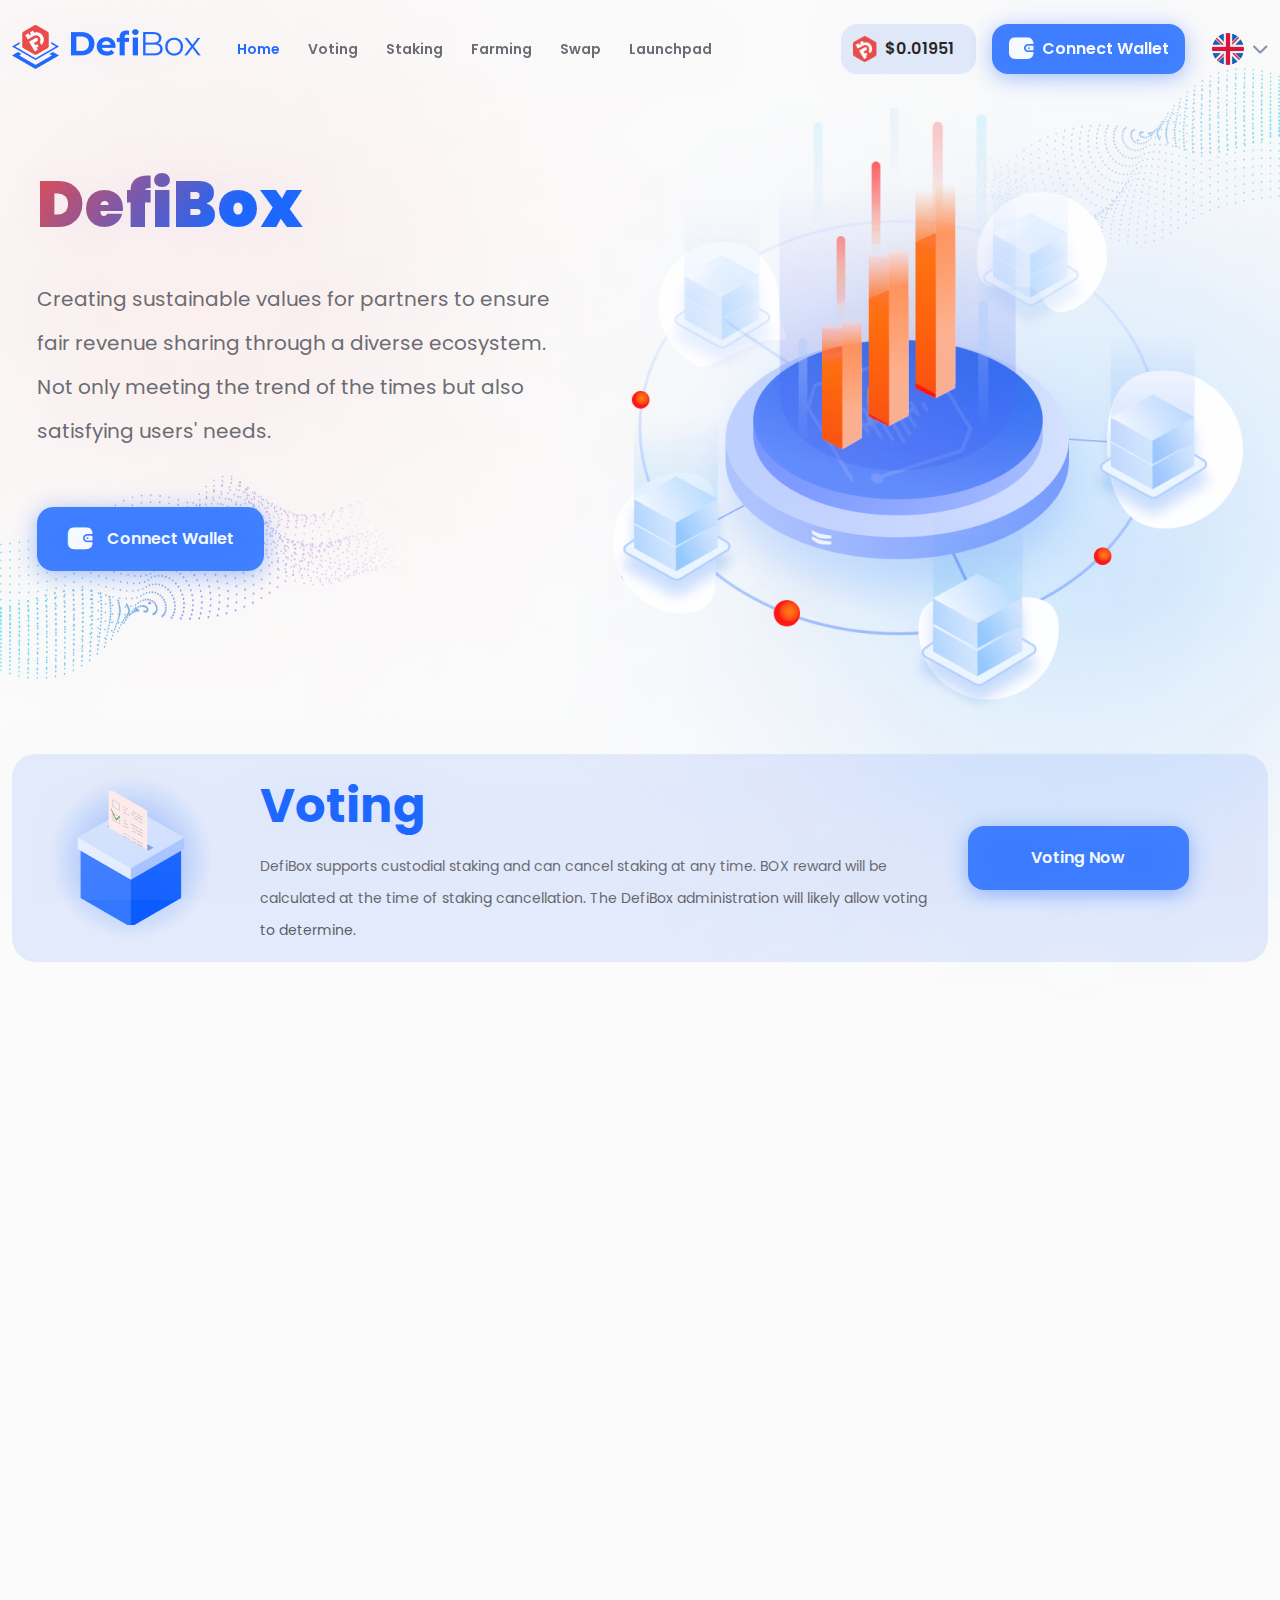
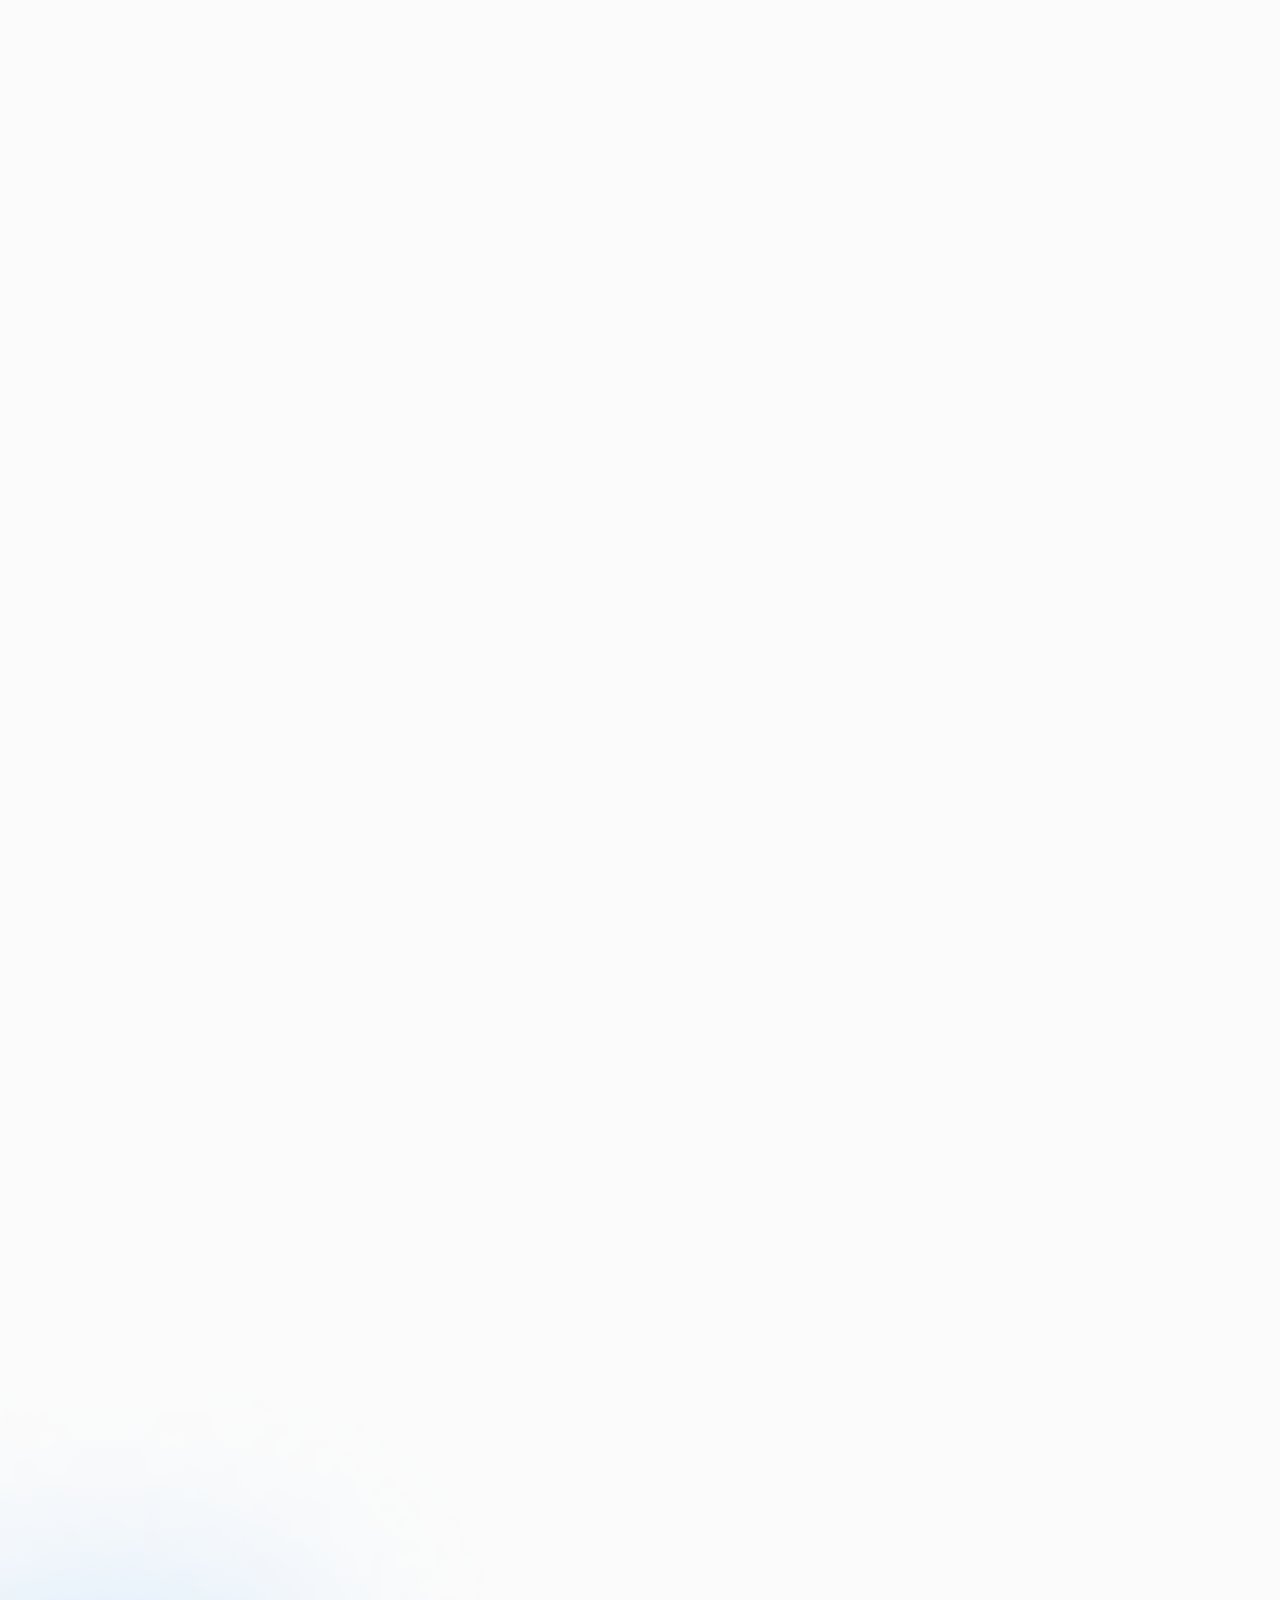
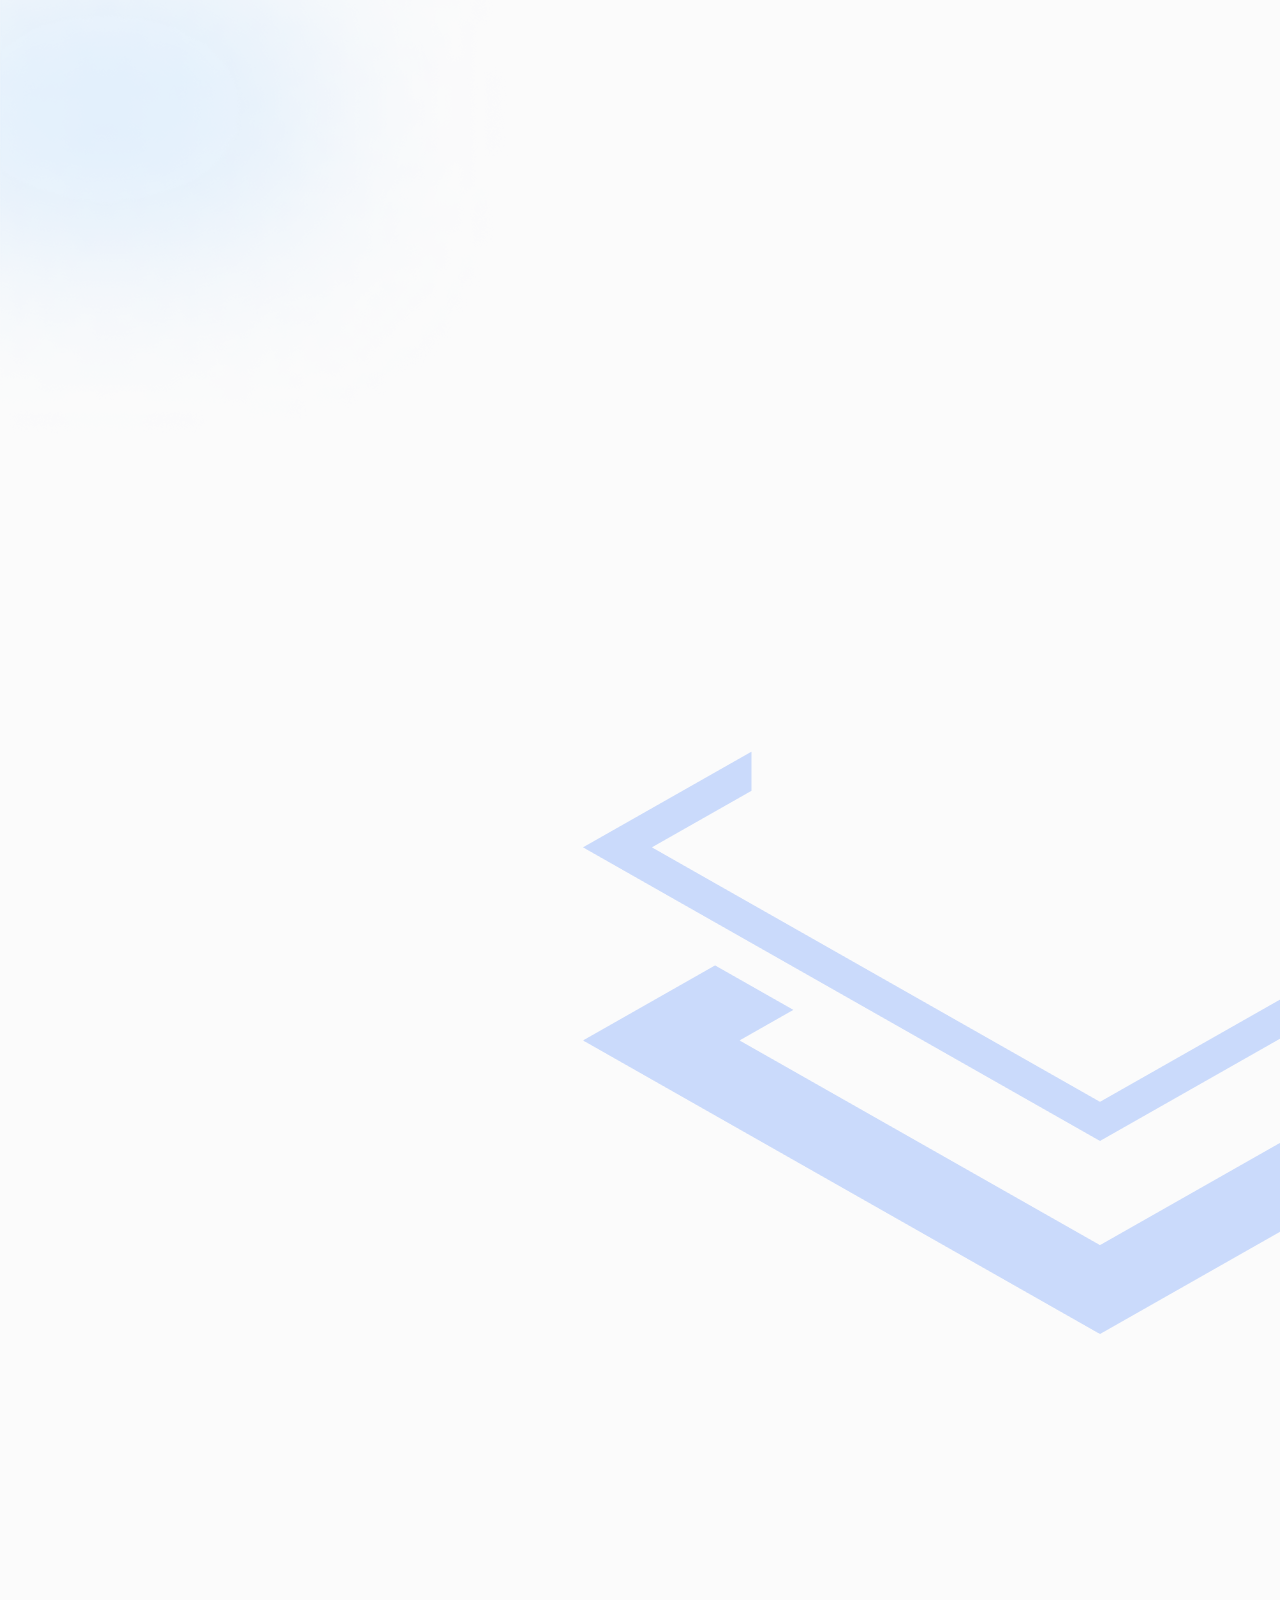
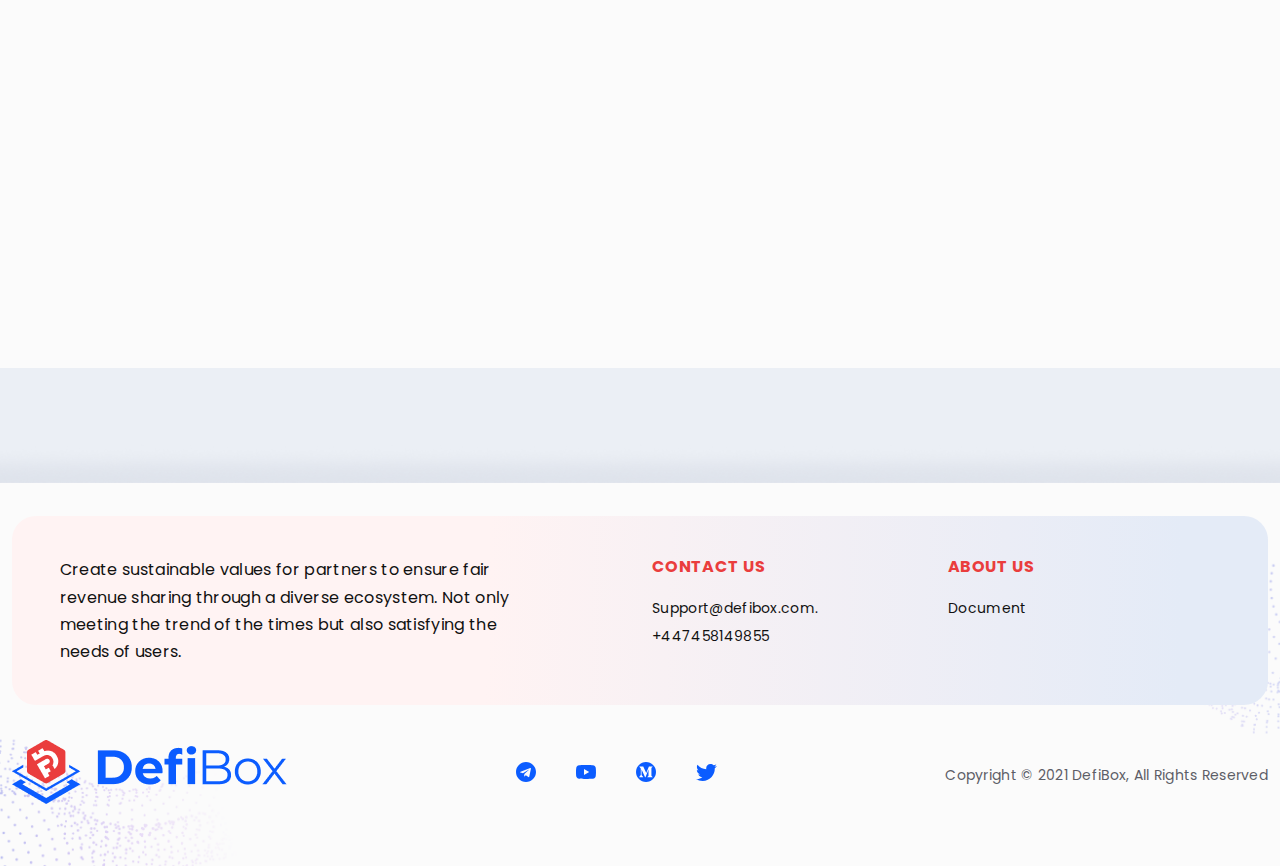
<file: index.html>
<!doctype html>
<html lang="en">
  <head>
    <meta charset="utf-8">
    <title>DefiBox</title>
    <meta name="viewport" content="width=device-width, initial-scale=1, maximum-scale=1, user-scalable=no" />
    <link rel="icon" href="images/favicon.png" />
    <meta property="og:image" content="images/image-featured.jpg">

    <script src="assets/js/jquery-3.6.0.min.js"></script>
    <!-- Slick -->
    <link rel="stylesheet" type="text/css" href="assets/libs/slick/slick.css"/>

    <link href="assets/css/main.css" rel="stylesheet">

  </head>
  <body class="home modal-open">
    <div class="wrapper">

      <div class="loading-page">
        <div class="loading-page__logo">
          <img src="images/logo.png" alt="Logo">
          <div class="text-center mt-3">
            <div class="spinner-border" role="status">
              <span class="visually-hidden">Loading...</span>
            </div>
          </div>
        </div>

      </div>

      <header class="header -fix">
        <div class="container d-flex align-items-center">
          <div class="d-xl-none">
            <div class="menu-mb__btn">
              <span class="iconz-bar"></span>
              <span class="iconz-bar"></span>
              <span class="iconz-bar"></span>
            </div>
          </div>

          <h1 class="logo">
            <a href="index.html">
              <img src="images/logo.png" alt="Logo">
            </a>
          </h1> <!-- .logo -->

          <nav class="main__nav d-none d-xl-block">
            <ul class="el__menu">
              <li class="menu-item active"><a href="index.html">Home</a></li>
              <li class="menu-item"><a href="voting.html">Voting</a></li>
              <li class="menu-item"><a href="staking.html">Staking</a></li>
              <li class="menu-item"><a href="farming.html">Farming</a></li>
              <li class="menu-item has-sub">
                <a href="javascript: void(0);">Swap</a>
                <ul class="sub-menu">
                  <li><a href="swap.html">Exchange</a></li>
                  <li><a href="liquidity.html">Liquidity</a></li>
                </ul>
              </li>
              <li class="menu-item"><a href="launchpad.html">Launchpad</a></li>
            </ul>
          </nav>

          <div class="header__price ms-auto">
            <img src="assets/img/header-price-img.png" width="29" height="32" alt="">
            <span class="">$0.01951</span>
          </div>

          <a href="#" class="btn -wallet" type="button" class="show-modal" data-bs-toggle="modal" data-bs-target="#connectWallet"><span>Connect wallet</span></a>
          <!-- <div class="-connected js-dropdown">
            <div class="btn js-dropdown-selected -wallet d-flex align-items-center">
              <span class="-txt me-2">0x...a78E</span>
              <i class="icon-arrow-down"></i>
            </div>
            <div class="-wallet__more js-dropdown-list">
              <ul class="-list list-unstyled">
                <li><a href="#" type="button" data-bs-toggle="modal" data-bs-target="#mangeWallet">Wallet</a></li>
                <li><a href="#" type="button" data-bs-toggle="modal" data-bs-target="#mangeWallet">Transactions</a></li>
                <li><a href="#">Your NTFs</a></li>
                <li><a href="#" class="d-flex justify-content-between align-items-center">Make a Profile <span class="-required"></span></a></li>
                <li><a href="#" class="d-flex justify-content-between align-items-center">Disconnect <i class="icon-logout"></i></a></li>
              </ul>
            </div>
          </div> -->

          <div class="languages ms-lg-4 d-none d-lg-inline-block">
            <div class="languages__label"><img src="./assets/flag/en.png" width="32" height="32" alt=""></div>
            <div class="languages__content">
              <p class="languages__text">Select language</p>
              <ul class="">
                <li class="active"><a href=""><img src="./assets/flag/en.png" width="32" height="32" alt=""><span>English</span></a></li>
                <li><a href=""><img src="./assets/flag/vi.png" width="32" height="32" alt=""><span>Vietnamese</span></a></li>
              </ul>
            </div>
          </div> <!-- .languages -->

        </div>
      </header>

      <section class="home-banner">

        <div class="home-banner__wrap">
          <div class="container">
            <div class="row justify-content-between">
              <div class="col-lg-6 col-lg-52 order-lg-2 wow fadeIn sp-bottom">
                <div class="el__thumb">
                  <img src="assets/img/home-banner-img-1.png" class="el__thumb--1" alt="">
                </div>
              </div>

              <div class="col-lg-6 col-lg-44">
                <div class="el__meta">
                  <h2 class="el__title wow fadeInLeft"><strong>DefiBox</strong></h2>
                  <div class="el__excerpt wow fadeInRight">Creating sustainable values for partners to ensure fair revenue sharing through a diverse ecosystem. Not only meeting the trend of the times but also satisfying users' needs.</div>
                  <div class="-btn">
                    <a href="#" class="btn -wallet wow fadeInUp" type="button" class="show-modal" data-bs-toggle="modal" data-bs-target="#connectWallet"><span>Connect Wallet</span></a>
                  </div>
                </div>
              </div>
            </div>
          </div>
        </div>
        <a href="#home-voting" class="-arrow d-none d-lg-block"><img src="./assets/img/arrow.svg" alt=""></a>
      </section>

      <section class="home-voting next" id="home-voting">
        <div class="container">
          <div class="home-voting__wrap d-lg-flex align-items-start align-items-sm-center">
            <div class="-icon d-flex align-items-center justify-content-center wow fadeInLeft"><img src="./images/home-voting-img-01.png" alt=""></div>
            <div class="-info wow fadeInUp">
              <div class="sc__header">
                <h2 class="sc__header__title">Voting</h2>
              </div>
              <div class="-except">
                DefiBox supports custodial staking and can cancel staking at any time. BOX reward will be calculated at the time of staking cancellation. The DefiBox administration will likely allow voting to determine.
              </div>
            </div>
            <div class="-btn">
              <a href="voting.html" class="btn ms-auto wow fadeInRight"><span>Voting Now</span></a>
            </div>
          </div>
        </div>
      </section>

      <section class="home-ecosystem">
        <div class="container">
          <header class="sc__header">
            <div class="sc__header__sub wow fadeInLeft">PROFESSIONAL SERVICES</div>
            <h2 class="sc__header__title wow fadeInRight">Ecosystem</h2>
          </header>

          <div class="row row__item">
            <div class="col-md-6">
              <div class="el__item d-xl-flex align-items-md-center wow fadeInUp">
                <div class="el__item__thumb">
                  <div class="dnfix__thumb -contain">
                    <img src="images/home-ecosytem-img-01.png" alt="Staking">
                  </div>
                </div>
                <div class="el__item__meta">
                  <h3 class="el__item__title">Staking</h3>
                  <div class="el__item__excerpt">
                    DefiBox supports custodial staking and can cancel staking at any time. BOX reward will be calculated at the time of staking cancellation. The DefiBox administration will likely allow voting to determine the staking cost structure.
                  </div>
                </div>
              </div> <!-- .el__item -->
            </div> <!-- .col-md-6 -->
            <div class="col-md-6">
              <div class="el__item d-xl-flex align-items-md-center wow fadeInUp">
                <div class="el__item__thumb">
                  <div class="dnfix__thumb -contain">
                    <img src="images/home-ecosytem-img-02.png" alt="Farming">
                  </div>
                </div>
                <div class="el__item__meta">
                  <h3 class="el__item__title">Farming</h3>
                  <div class="el__item__excerpt">
                    Users and holders can convert BOX tokens into several LP tokens for compounding and more profit. If you only keep coins in the wallet, they can not be optimal for-profits; using our platform means that smart contracts will calculate the optimal rate and allow you to share the transaction fees from the BOX allocation.
                  </div>
                </div>
              </div><!-- .el__item -->
            </div>
            <div class="col-md-6">
              <div class="el__item d-xl-flex align-items-md-center wow fadeInUp">
                <div class="el__item__thumb">
                  <div class="dnfix__thumb -contain">
                    <img src="images/home-ecosytem-img-03.png" alt="Swap">
                  </div>
                </div>
                <div class="el__item__meta">
                  <h3 class="el__item__title">Swap</h3>
                  <div class="el__item__excerpt">
                    DefiBox SWAP allows users to trade without going through centralized exchanges. Everything you do on DefiBox Swap is transferred directly to your wallet.
                  </div>
                </div>
              </div><!-- .el__item -->
            </div>
            <div class="col-md-6">
              <div class="el__item d-xl-flex align-items-md-center wow fadeInUp">
                <div class="el__item__thumb">
                  <div class="dnfix__thumb -contain">
                    <img src="images/home-ecosytem-img-04.png" alt="Wallet">
                  </div>
                </div>
                <div class="el__item__meta">
                  <h3 class="el__item__title">Wallet</h3>
                  <div class="el__item__excerpt">
                    DefiBox Wallet is a digital asset management platform supporting NFTs, tokens on different chains, and decentralized applications. DefiBox wallet will be available on mobile devices (iOS and Android), Chrome, and dapp browsers.
                  </div>
                </div>
              </div><!-- .el__item -->
            </div> <!-- .col-md-6 -->
            <div class="col-md-6">
              <div class="el__item d-xl-flex align-items-md-center wow fadeInUp">
                <div class="el__item__thumb">
                  <div class="dnfix__thumb -contain">
                    <img src="images/home-ecosytem-img-05.png" alt="Launchpad">
                  </div>
                </div>
                <div class="el__item__meta">
                  <h3 class="el__item__title">Launchpad</h3>
                  <div class="el__item__excerpt">
                    DefiBox Launchpad is an on-chain platform for crypto startups to raise capital through the IDO (Initial DEX Offering) process. Only those who lock BOX tokens or win the whitelist can join IDO.
                  </div>
                </div>
              </div><!-- .el__item -->
            </div>
            <div class="col-md-6">
              <div class="el__item d-xl-flex align-items-md-center wow fadeInUp">
                <div class="el__item__thumb">
                  <div class="dnfix__thumb -contain">
                    <img src="images/home-ecosytem-img-06.png" alt="DefiBox Mobile App">
                  </div>
                </div>
                <div class="el__item__meta">
                  <h3 class="el__item__title">DefiBox Mobile App</h3>
                  <div class="el__item__excerpt">
                    The DefiBox Mobile App app is the Center of the DefiBox ecosystem. Its aim is to create a comprehensive information channel in the crypto market for the entire investment community as well as developers. The DefiBox Mobile App works based on the following items:Community, airdrops, news - Events, Press release, box sale app, presale NFT for all, review traffic all projects, check contract, fund communication, market.
                  </div>
                </div>
              </div><!-- .el__item -->
            </div>
          </div><!-- .row -->

        </div><!-- .container -->
      </section>

      <section class="home-work">
        <div class="container">
          <div class="row">
            <div class="col-xl-3">
              <header class="sc__header">
                <div class="sc__header__sub wow fadeInLeft">PROFESSIONAL MINING APP</div>
                <h2 class="sc__header__title wow fadeInRight">How it work?</h2>
              </header>
            </div>
            <div class="col-xl-9 wow fadeInRight">
              <div class="el__slider">
                <div class="el__item">
                  <div class="el__item__thumb">
                    <div class="dnfix__thumb -contain">
                      <img src="images/home-work-img-03.png" alt="">
                    </div>
                  </div>
                  <div class="el__item__meta">
                    <h3 class="el__item__title">Unlimited scalability</h3>
                    <div class="el__item__excerpt">Enables you to link all apps on the same platform to yield more.</div>
                  </div>
                </div><!-- el__item -->
                <div class="el__item">
                  <div class="el__item__thumb">
                    <div class="dnfix__thumb -contain">
                      <img src="images/home-work-img-01.png" alt="">
                    </div>
                  </div>
                  <div class="el__item__meta">
                    <h3 class="el__item__title">Build everything on decentralization</h3>
                    <div class="el__item__excerpt">Decentralized non-custodial money market protocol</div>
                  </div>
                </div><!-- el__item -->
                <div class="el__item">
                  <div class="el__item__thumb">
                    <div class="dnfix__thumb -contain">
                      <img src="images/home-work-img-02.png" alt="">
                    </div>
                  </div>
                  <div class="el__item__meta">
                    <h3 class="el__item__title">Platform development on Binance Smart Chain</h3>
                    <div class="el__item__excerpt">BSC(Binance Smart Chain) is the trend of the global financial technology platform to bring the community a range of benefits in the new business model.</div>
                  </div>
                </div><!-- el__item -->
              </div>
            </div>
          </div>
        </div>
      </section>

      <section class="home-com">
        <div class="container">
          <header class="sc__header text-center">
            <div class="sc__header__sub wow fadeInLeft">PROFESSIONAL MINING APP</div>
            <h2 class="sc__header__title wow fadeInRight">Competitive Advantage</h2>
          </header>
          <div class="row align-items-center">
            <div class="col-md-4">
              <div class="el__item js-max-height wow fadeInDown">
                <div class="el__item__number">01</div>
                <div class="el__item__info">
                  <div class="-title">Experience in the field of Blockchain</div>
                  <div class="-excerpt">
                    The DefiBox team has built a flourishing DeFi ecosystem on the Tron network. They are highly experienced in finding the limitations of a project and have the perfect adaptability when developing the project—New on BSC. DefiBox is an improvement from working continuously to bring a unique experience that is suitable for the times and focuses on the interests of all participants.
                  </div>
                </div>
              </div><!-- el__item -->
            </div><!-- col-md-4 -->
            <div class="col-md-4">
              <div class="el__item wow fadeInUp">
                <div class="el__item__number">02</div>
                <div class="el__item__info">
                  <div class="-title">Technology</div>
                  <div class="-excerpt">
                    DefiBox applies a new DeFi technology trend called DeFi 2.0 to overcome the old DeFi limitations. DeFi 2.0 will increase profits significantly more with a farm pool with APY up to tens of thousands or huge Airdrops to attract new users and create a source of liquidity for the market. Moreover, increasing decentralization is promoted by operating as a DAO (Decentralized Autonomous Organizations) where anyone can vote for the joint development. One more point for notice is when DeFi 2.0 can reach higher capital efficiency, this is also noted by DefiBox when building the overall mechanism for the project.
                  </div>
                </div>
              </div><!-- el__item -->
            </div><!-- col-md-4 -->
            <div class="col-md-4">
              <div class="el__item js-max-height wow fadeInDown">
                <div class="el__item__number">03</div>
                <div class="el__item__info">
                  <div class="-title">Close relationship with major partners</div>
                  <div class="-excerpt">
                    The established relationships will help DefiBox have more facets and creativity in this entirely new operating model. Shorten the distance between the developer and the investor community, and increase the reliability of the project. One of the partners whom DefiBox is aiming at is Binance Exchange through its partner program.
                  </div>
                </div>
              </div><!-- el__item -->
            </div><!-- col-md-4 -->
          </div>
        </div>
      </section>

      <!-- <section class="home-team">
        <div class="container">
          <header class="sc__header text-center">
            <div class="sc__header__sub wow fadeInLeft">PROFESSIONAL SERVICES</div>
            <h2 class="sc__header__title wow fadeInRight">Meet our team</h2>
          </header>

          <div class="home-team__slider d-flex flex-wrap justify-content-between">
            <div class="slider-nav wow fadeInLeft">
              <div class="el__item">
                <div class="el__item__thumb">
                  <div class="dnfix__thumb">
                    <img src="images/home-team-img-01.png" alt="">
                  </div>
                </div>
              </div>
              <div class="el__item">
                <div class="el__item__thumb">
                  <div class="dnfix__thumb">
                    <img src="images/home-team-img-02.png" alt="">
                  </div>
                </div>
              </div>
              <div class="el__item">
                <div class="el__item__thumb">
                  <div class="dnfix__thumb">
                    <img src="images/home-team-img-03.png" alt="">
                  </div>
                </div>
              </div>
            </div>

            <div class="slider-for wow fadeInRight">
              <div class="el__item">
                <div class="el__item__wrap d-xl-flex align-items-center">
                  <div class="el__item__thumb">
                    <div class="dnfix__thumb">
                      <img src="images/home-team-img-01.png" alt="">
                    </div>
                  </div>
                  <div class="el__item__content wow fadeInUp">
                    <div class="-title">Robert MacAskill</div>
                    <div class="-info">CO-FOUNDER & CEO of DefiBox</div>
                    <ul class="-list list-unstyled">
                      <li>Marketing and Sales Manager: Leisure Equity Marketing.</li>
                      <li>Sales& Customer Complaints Manager Q-PHOTO.</li>
                      <li>Insurance Broker: FIRST STEP FINANCIAL SERVICES.</li>
                      <li>Sales Representative: PRE-EMPT SECURITY.</li>
                      <li>Logistics Manager: Mobax Telecommunications.</li>
                      <li>Master - Sales & Marketing management: University of Florida.</li>
                    </ul>
                  </div>
                </div>
              </div>
              <div class="el__item">
                <div class="el__item__wrap d-xl-flex align-items-center">
                  <div class="el__item__thumb">
                    <div class="dnfix__thumb">
                      <img src="images/home-team-img-02.png" alt="">
                    </div>
                  </div>
                  <div class="el__item__content wow fadeInUp">
                    <div class="-title">Robert MacAskill</div>
                    <div class="-info">CO-FOUNDER & CEO of DefiBox</div>
                    <ul class="-list list-unstyled">
                      <li>Marketing and Sales Manager: Leisure Equity Marketing.</li>
                      <li>Sales& Customer Complaints Manager Q-PHOTO.</li>
                      <li>Insurance Broker: FIRST STEP FINANCIAL SERVICES.</li>
                      <li>Sales Representative: PRE-EMPT SECURITY.</li>
                      <li>Logistics Manager: Mobax Telecommunications.</li>
                      <li>Master - Sales & Marketing management: University of Florida.</li>
                    </ul>
                  </div>
                </div>
              </div>
              <div class="el__item">
                <div class="el__item__wrap d-xl-flex align-items-center">
                  <div class="el__item__thumb">
                    <div class="dnfix__thumb">
                      <img src="images/home-team-img-03.png" alt="">
                    </div>
                  </div>
                  <div class="el__item__content wow fadeInUp">
                    <div class="-title">Robert MacAskill</div>
                    <div class="-info">CO-FOUNDER & CEO of DefiBox</div>
                    <ul class="-list list-unstyled">
                      <li>Marketing and Sales Manager: Leisure Equity Marketing.</li>
                      <li>Sales& Customer Complaints Manager Q-PHOTO.</li>
                      <li>Insurance Broker: FIRST STEP FINANCIAL SERVICES.</li>
                      <li>Sales Representative: PRE-EMPT SECURITY.</li>
                      <li>Logistics Manager: Mobax Telecommunications.</li>
                      <li>Master - Sales & Marketing management: University of Florida.</li>
                    </ul>
                  </div>
                </div>
              </div>
            </div>
  
          </div>
        </div>
      </section> -->

      <section class="home-advisors">
        <div class="container container-950">
          <header class="sc__header text-center">
            <h2 class="sc__header__title wow fadeInLeft">Advisors</h2>
          </header>
          <div class="row">
            <div class="col-6">
              <div class="el__item wow fadeInUp">
                <a href="https://avacapital.finance/" target="_blank">
                  <div class="el__item__thumb">
                    <div class="dnfix__thumb -contain">
                      <img src="images/home-advisors-ava.png" alt="">
                    </div>
                  </div>
                </a>
              </div>
            </div>
            <div class="col-6">
              <div class="el__item wow fadeInDown">
                <a href="https://megasouls.com/" target="_blank">
                  <div class="el__item__thumb">
                    <div class="dnfix__thumb -contain">
                      <img src="images/home-advisors-mega.png" alt="">
                    </div>
                  </div>
                </a>
              </div>
            </div>
          </div>
        </div>
      </section>

      <section class="home-fund">
        <div class="container">
          <div class="home-fund__wrap d-lg-flex align-items-center">
            <h2 class="home-fund__title d-flex wow fadeInLeft">Fund</h2>
            <div class="home-fund__info d-flex flex-wrap align-items-center justify-content-between">
              <div class="el__item wow fadeInDown">
                <a href="https://askventure.asia/" target="_blank">
                  <div class="dnfix__thumb -contain">
                    <img src="images/home-fund-01.png" alt="">
                  </div>
                </a>
              </div><!-- el__item -->
              <div class="el__item wow fadeInUp">
                <a href="https://jventure.fund/" target="_blank">
                  <div class="dnfix__thumb -contain">
                    <img src="images/home-fund-02.png" alt="">
                  </div>
                </a>
              </div><!-- el__item -->
              <div class="el__item wow fadeInDown">
                <a href="https://victorventure.com/" target="_blank">
                  <div class="dnfix__thumb -contain">
                    <img src="images/home-fund-03.png" alt="">
                  </div>
                </a>
              </div><!-- el__item -->
              <div class="el__item wow fadeInUp">
                <a href="https://metavictorvc.com/" target="_blank">
                  <div class="dnfix__thumb -contain">
                    <img src="images/home-fund-04.png" alt="">
                  </div>
                </a>
              </div><!-- el__item -->
              <div class="el__item wow fadeInDown">
                <a href="https://coin94.net/" target="_blank">
                  <div class="dnfix__thumb -contain">
                    <img src="images/home-fund-05.png" alt="">
                  </div>
                </a>
              </div><!-- el__item -->
              <div class="el__item wow fadeInUp">
                <a href="https://wogocapital.com/" target="_blank">
                  <div class="dnfix__thumb -contain">
                    <img src="images/home-fund-06.png" alt="">
                  </div>
                </a>
              </div><!-- el__item -->
            </div><!-- el__item__wrap -->
          </div>
        </div>
      </section>

      <!-- modal connect wallet -->
      <div class="modal fade wl__modal -connect" id="connectWallet" tabindex="-1" aria-labelledby="connectWalletTitle" aria-hidden="true">
        <div class="modal-dialog modal-dialog-centered modal-dialog-scrollable">
          <div class="modal-content">
            <div class="modal-header -border -border__bottom">
              <h3 class="modal-title" id="connectWalletTitle">Connect wallet</h3>
              <button type="button" class="-close" data-bs-dismiss="modal" aria-label="Close"><i class="icon-close"></i></button>
            </div>
            <div class="modal-body">
              <form action="#" method="post" class="wl__form js-attr-disable">
                <div class="form-group scroll__wrap">
                  <ul class="wallet-list scroll__wrap__content d-flex flex-wrap justify-content-between">
                    <li class="tk__item d-flex flex-column flex-md-row align-items-between align-items-md-center justify-content-between">
                      <input type="radio" name="token" id="wl__metamask" class="-check js-attr-checkbox">
                      <label for="wl__metamask" class="-name order-last order-md-first"><span>Metamask</span></label>
                      <div class="-logo d-flex align-items-center justify-content-start justify-content-md-center"><img src="./assets/img/pages/logo-metamask.png" alt=""></div>
                    </li><!-- end tk__item -->
                    <li class="tk__item d-flex flex-column flex-md-row align-items-between align-items-md-center justify-content-between">
                      <input type="radio" name="token" id="wl__bnb" class="-check js-attr-checkbox">
                      <label for="wl__bnb" class="-name order-last order-md-first"><span>Binance Smart Chain</span></label>
                      <div class="-logo d-flex align-items-center justify-content-start justify-content-md-center"><img src="./assets/img/pages/logo-bnb-light.png" alt=""></div>
                    </li><!-- end tk__item -->
                    <li class="tk__item d-flex flex-column flex-md-row align-items-between align-items-md-center justify-content-between">
                      <input type="radio" name="token" id="wl__eth" class="-check js-attr-checkbox">
                      <label for="wl__eth" class="-name order-last order-md-first"><span>Ethereum</span></label>
                      <div class="-logo d-flex align-items-center justify-content-start justify-content-md-center"><img src="./assets/img/pages/logo-eth.png" alt=""></div>
                    </li><!-- end tk__item -->
                    <li class="tk__item d-flex flex-column flex-md-row align-items-between align-items-md-center justify-content-between">
                      <input type="radio" name="token" id="wl__usdt" class="-check js-attr-checkbox">
                      <label for="wl__usdt" class="-name order-last order-md-first"><span>BOX</span></label>
                      <div class="-logo d-flex align-items-center justify-content-start justify-content-md-center"><img src="./assets/img/pages/logo-defibox.png" alt=""></div>
                    </li><!-- end tk__item -->
                  </ul>
                </div><!-- end form-group -->
                <button class="btn -wallet -submit -disabled js-attr-button" disabled type="submit"><span>Connect wallet</span></button>
                <div class="-note text-center">No wallet found. Make sure extension is installed.</div>
              </form>
            </div>
          </div>
        </div>
      </div>
      <!-- end modal connect wallet -->

      <footer class="footer">
        <div class="container">
          <div class="footer-info">
            <div class="row">
              <div class="col-lg-5">
                <div class="footer__item footer-info__txt">
                  Create sustainable values for partners to ensure fair revenue sharing through a diverse ecosystem. Not only meeting the trend of the times but also satisfying the needs of users.
                </div>
              </div>
              <div class="col-8 col-lg-3 offset-lg-1">
                <div class="footer__item">
                  <div class="footer__title">CONTACT US</div>
                  <div><a href="mailto:support@defibox.com">Support@defibox.com.</a></div>
                  <div><a href="tel:+447458149855">+447458149855</a></div>
                </div>
              </div>
              <div class="col-4 col-lg-3">
                <div class="footer__item">
                  <div class="footer__title">ABOUT US</div>
                  <a href="https://docs.defibox.com/" target="_blank">Document</a>
                </div>
              </div>
            </div>
          </div><!-- footer-info -->
          <div class="footer-bottom d-lg-flex align-items-center justify-content-between">
            <div class="footer__logo">
              <a href="index.html">
                <img src="images/footer-logo.png" alt="Logo">
              </a>
            </div><!-- footer__logo -->
            <div class="footer__social">
              <ul class="-list">
                <li><a href="#" target="_blank"><img src="assets/img/telegram.svg" width="24" height="24" alt=""></a></li>
                <li><a href="#" target="_blank"><img src="assets/img/youtube.svg" width="24" height="24" alt=""></a></li>
                <li><a href="#" target="_blank"><img src="assets/img/medium.svg" width="24" height="24" alt=""></a></li>
                <li><a href="#" target="_blank"><img src="assets/img/twitter.svg" width="24" height="24" alt=""></a></li>
              </ul>
            </div><!-- footer__socical -->
            <div class="copyright">
              <p>Copyright © 2021 DefiBox, All Rights Reserved</p>
            </div><!-- copyright -->
          </div><!-- footer-bottom -->
        </div>
      </footer>

      <nav id="menu__mobile" class="nav__mobile">
        <div class="nav__mobile__content">
          <div class="menu-mb__btn">
            <span class="iconz-bar"></span>
            <span class="iconz-bar"></span>
            <span class="iconz-bar"></span>
          </div>
          <div class="nav__mobile--logo text-center">
            <a href="index.html"><img src="images/logo.png" alt="Logo"></a>
          </div>
          <ul class="nav__mobile--ul">
            <li class="menu-item active"><a href="index.html">Home</a></li>
            <li class="menu-item"><a href="voting.html">Voting</a></li>
            <li class="menu-item"><a href="staking.html">Staking</a></li>
            <li class="menu-item"><a href="farming.html">Farming</a></li>
            <li class="menu-item js-toggle">
              <a href="javascript: void(0);" class="js-toggle-btn">Swap</a>
              <ul class="sub-menu js-toggle-show">
                <li><a href="swap.html">Exchange</a></li>
                <li><a href="liquidity.html">Liquidity</a></li>
              </ul>
            </li>
            <li class="menu-item"><a href="launchpad.html">Launchpad</a></li>
          </ul>
          <div class="languages">
            <div class="languages__label"><img src="./assets/flag/en.png" width="24" height="12" alt=""><span>English</span></div>
            <div class="languages__content">
              <p class="languages__text">Select language</p>
              <ul class="">
                <li class="active"><a href=""><img src="./assets/flag/en.png" width="24" height="12" alt=""><span>English</span></a></li>
                <li><a href=""><img src="./assets/flag/vi.png" width="24" height="12" alt=""><span>Vietnamese</span></a></li>
              </ul>
            </div>
          </div> <!-- .languages -->
        </div>
      </nav>
    </div> <!-- .wrapper -->

    <script src="assets/libs/bootstrap/js/bootstrap.bundle.min.js"></script>
    <script type="text/javascript" src="assets/libs/slick/slick.min.js"></script>
    <script type="text/javascript" src="assets/js/wow.min.js"></script>

    <script src="assets/js/main.js"></script>

  </body>
</html>
</file>
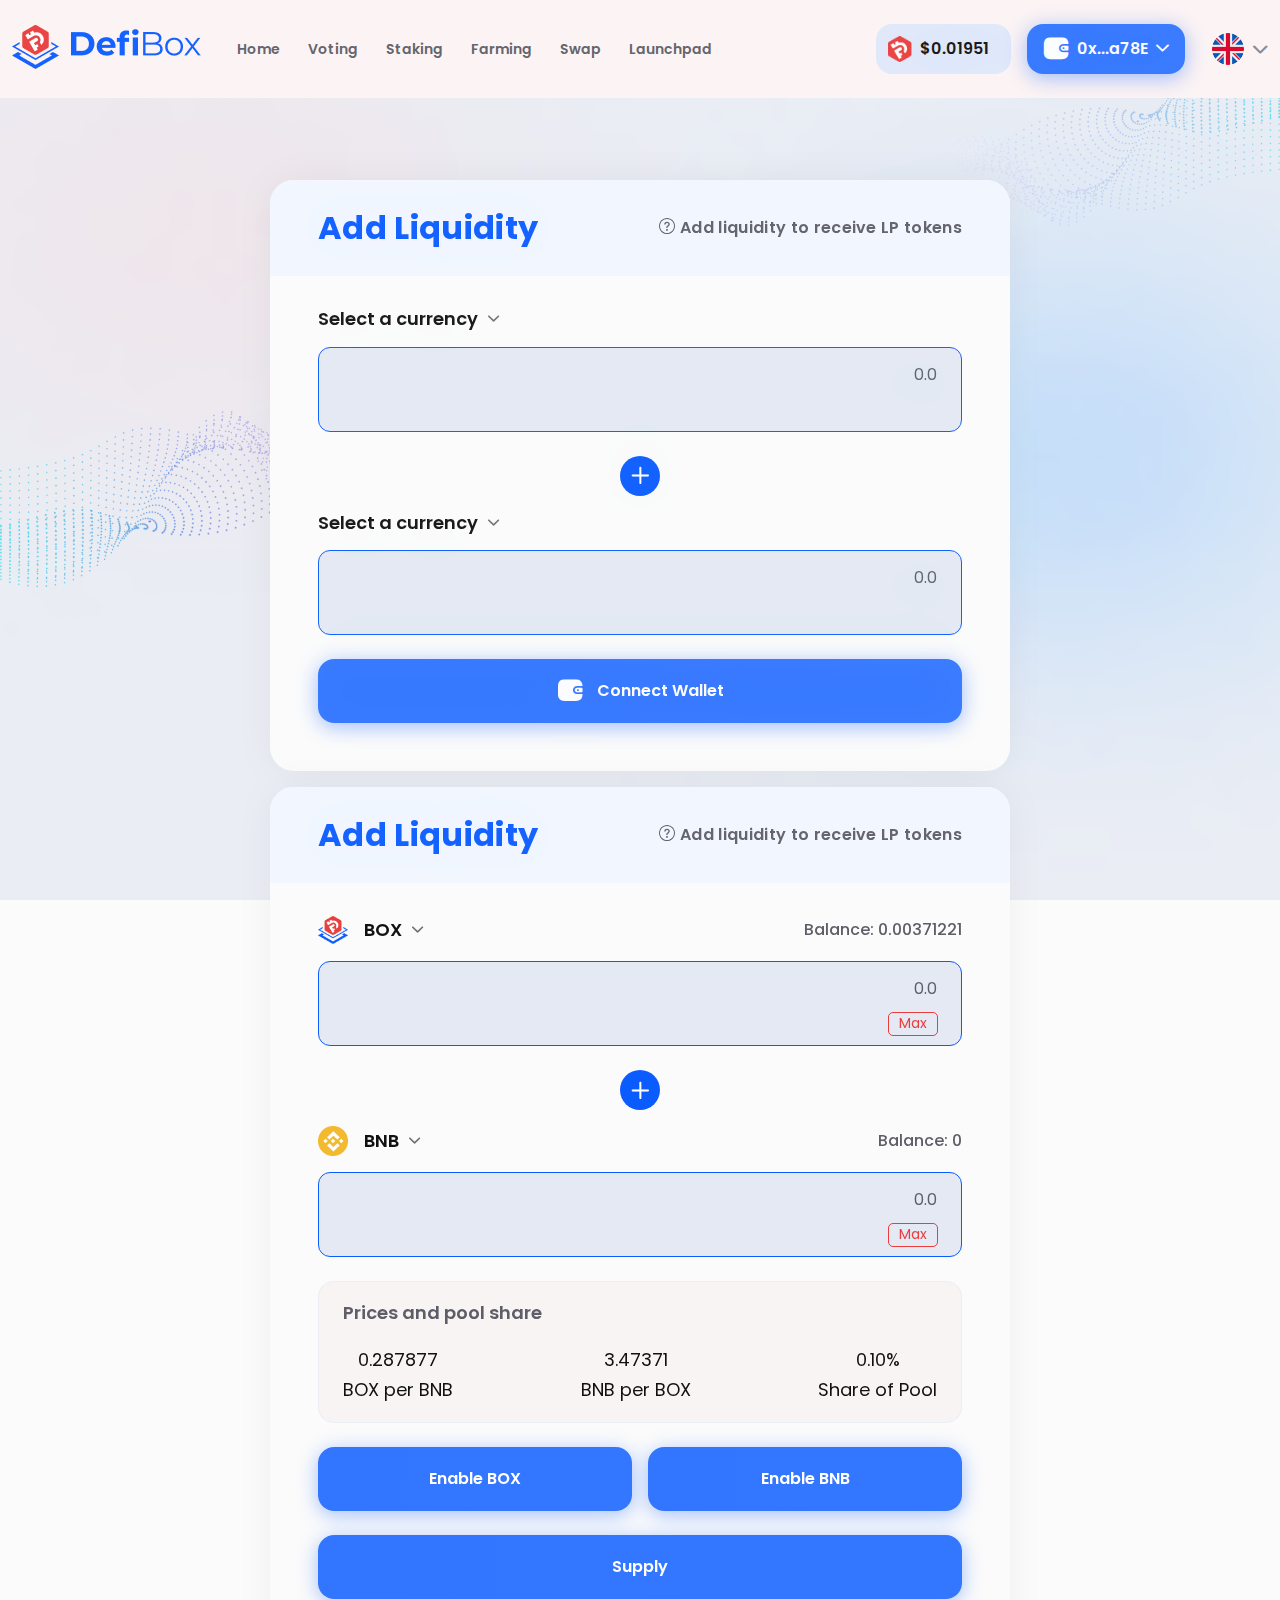
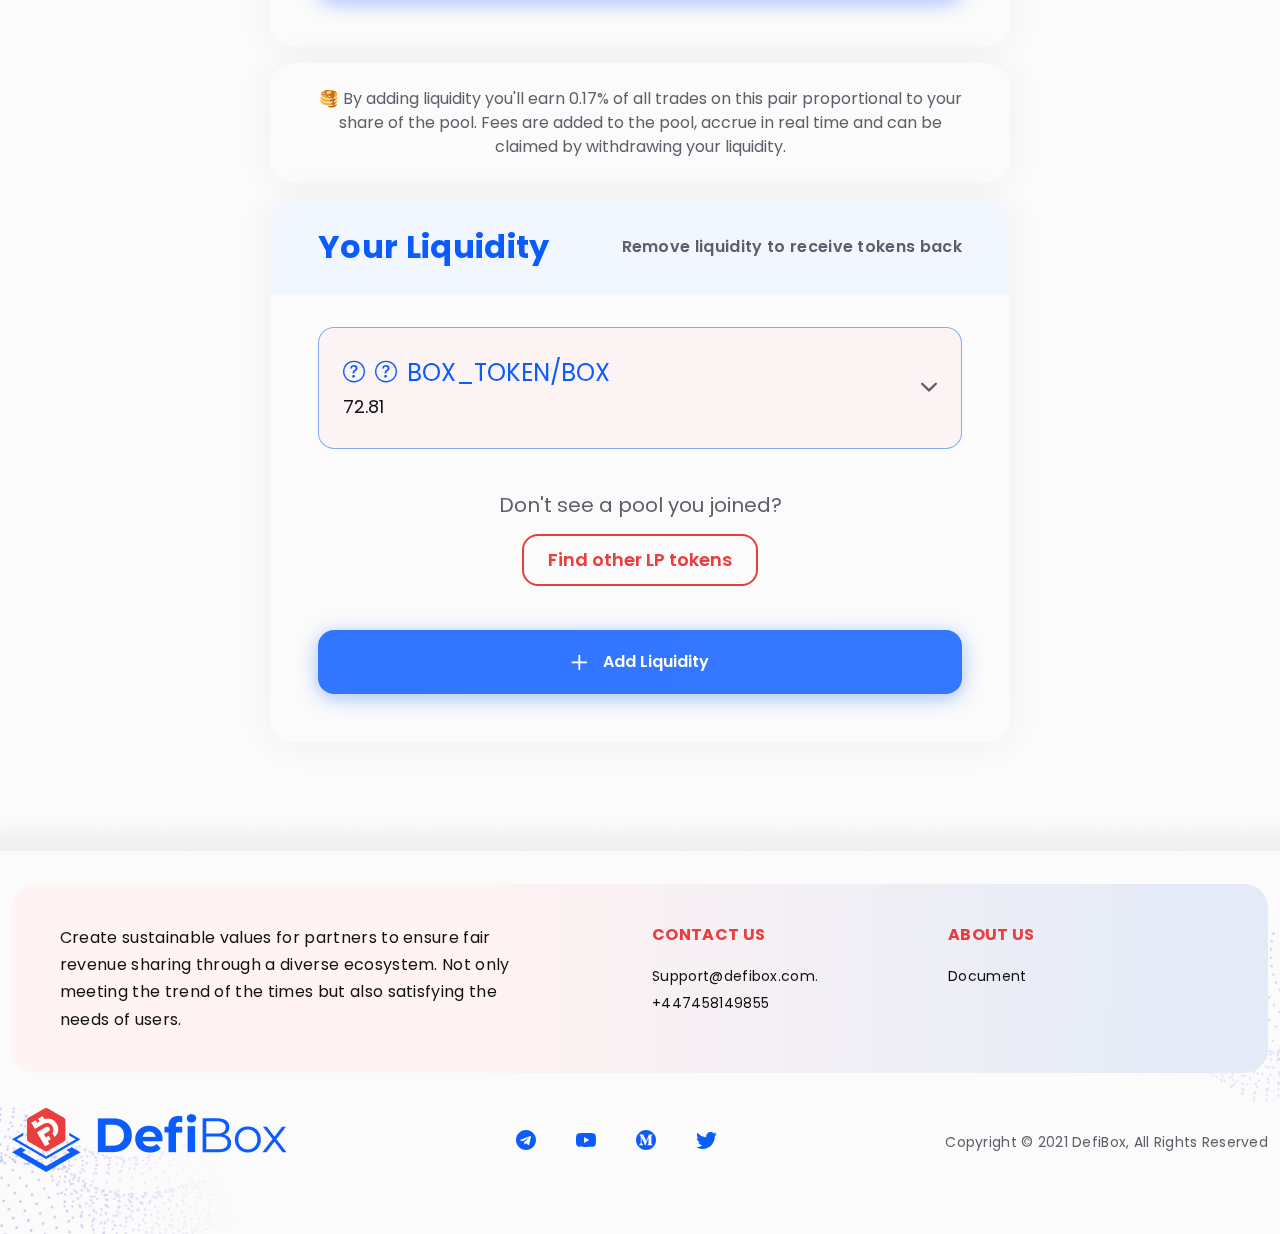
<file: add.html>
<!doctype html>
<html lang="en">
  <head>
    <meta charset="utf-8">
    <title>DefiBox | Add Liquidity</title>
    <meta name="viewport" content="width=device-width, initial-scale=1, maximum-scale=1, user-scalable=no" />
    <link rel="icon" href="images/favicon.png" />
    <meta property="og:image" content="images/image-featured.jpg">

    <script src="assets/js/jquery-3.6.0.min.js"></script>

    <link href="assets/css/main.css" rel="stylesheet">

  </head>
  <body>
    <div class="wrapper">

      <div class="loading-page">
        <div class="loading-page__logo">
          <img src="images/logo.png" alt="Logo">
          <div class="text-center mt-3">
            <div class="spinner-border" role="status">
              <span class="visually-hidden">Loading...</span>
            </div>
          </div>
        </div>

      </div>

      <header class="header -fix">
        <div class="container d-flex align-items-center">
          <div class="d-xl-none">
            <div class="menu-mb__btn">
              <span class="iconz-bar"></span>
              <span class="iconz-bar"></span>
              <span class="iconz-bar"></span>
            </div>
          </div>

          <h1 class="logo">
            <a href="index.html">
              <img src="images/logo.png" alt="Logo">
            </a>
          </h1> <!-- .logo -->

          <nav class="main__nav d-none d-xl-block">
            <ul class="el__menu">
              <li class="menu-item"><a href="index.html">Home</a></li>
              <li class="menu-item"><a href="voting.html">Voting</a></li>
              <li class="menu-item"><a href="staking.html">Staking</a></li>
              <li class="menu-item"><a href="farming.html">Farming</a></li>
              <li class="menu-item has-sub">
                <a href="javascript: void(0);">Swap</a>
                <ul class="sub-menu">
                  <li><a href="swap.html">Exchange</a></li>
                  <li><a href="liquidity.html">Liquidity</a></li>
                </ul>
              </li>
              <li class="menu-item"><a href="launchpad.html">Launchpad</a></li>
            </ul>
          </nav>

          <div class="header__price ms-auto">
            <img src="assets/img/header-price-img.png" width="29" height="32" alt="">
            <span class="">$0.01951</span>
          </div>

          <!-- <a href="#" class="btn -wallet" type="button" class="show-modal" data-bs-toggle="modal" data-bs-target="#connectWallet"><span>Connect wallet</span></a> -->
          <div class="-connected js-dropdown">
            <div class="btn js-dropdown-selected -wallet d-flex align-items-center">
              <span class="-txt me-2">0x...a78E</span>
              <i class="icon-arrow-down"></i>
            </div>
            <div class="-wallet__more js-dropdown-list">
              <ul class="-list list-unstyled">
                <li><a href="#" type="button" data-bs-toggle="modal" data-bs-target="#mangeWallet">Wallet</a></li>
                <li><a href="#" type="button" data-bs-toggle="modal" data-bs-target="#mangeWallet">Transactions</a></li>
                <li><a href="#">Your NTFs</a></li>
                <li><a href="#" class="d-flex justify-content-between align-items-center">Make a Profile <span class="-required"></span></a></li>
                <li><a href="#" class="d-flex justify-content-between align-items-center">Disconnect <i class="icon-logout"></i></a></li>
              </ul>
            </div>
          </div>

          <div class="languages ms-lg-4 d-none d-lg-inline-block">
            <div class="languages__label"><img src="./assets/flag/en.png" width="32" height="32" alt=""></div>
            <div class="languages__content">
              <p class="languages__text">Select language</p>
              <ul class="">
                <li class="active"><a href=""><img src="./assets/flag/en.png" width="32" height="32" alt=""><span>English</span></a></li>
                <li><a href=""><img src="./assets/flag/vi.png" width="32" height="32" alt=""><span>Vietnamese</span></a></li>
              </ul>
            </div>
          </div> <!-- .languages -->

        </div>
      </header>

      <section class="wallet-detail">
        <div class="container">
          <div class="wl__wrap mx-auto mb-3">
            <header class="wl__header d-flex align-items-center justify-content-between">
              <h2 class="wl__header__title me-5">Add Liquidity</h2>
              <div class="wl__header__sub"><i class="icon-question-circle"></i> Add liquidity to receive LP tokens</div>
            </header><!-- wl__header -->
            <div class="wl__content">
              <form action="#" method="post" class="wl__form">
                <div class="form-group mb-3">
                  <div class="-currency d-flex justify-content-between align-items-center mb-3">
                    <div class="cr__item d-flex align-items-center">
                      <!-- <div class="-icon"><img src="./assets/img/pages/logo-defibox.png" alt=""></div>
                      <div class="-sym">BOX</div> -->
                      <div class="-sym">Select a currency</div>
                      <button type="button" class="show-modal" data-bs-toggle="modal" data-bs-target="#chooseToken">
                        <i class="icon-arrow-down"></i>
                      </button>
                    </div><!-- cr__item -->
                  </div>
                  <div class="cr__input position-relative" for="wl__amount__from">
                    <input type="number" class="form-control" id="wl__amount__from" placeholder="0.0" />
                    <!-- <div class="-txt text-end position-absolute"><button type="button">Max</button></div> -->
                  </div><!-- cr__input -->
                </div><!-- end form-group -->
                <div class="-currency__arrow mt-4 mb-3"><i class="icon-plus"></i></div>
                <div class="form-group mb-4">
                  <div class="-currency d-flex justify-content-between align-items-center mb-3">
                    <div class="cr__item d-flex align-items-center">
                      <!-- <div class="-icon"><img src="./assets/img/pages/logo-bnb.png" alt=""></div>
                      <div class="-sym">BNB</div> -->
                      <div class="-sym">Select a currency</div>
                      <button type="button" class="show-modal" data-bs-toggle="modal" data-bs-target="#chooseToken">
                        <i class="icon-arrow-down"></i>
                      </button>
                    </div>
                  </div><!-- cr__item -->
                  <div class="cr__input position-relative" for="wl__amount__from">
                    <input type="number" class="form-control" id="wl__amount__from" placeholder="0.0" />
                    <!-- <div class="-txt text-end position-absolute"><button type="button">Max</button></div> -->
                  </div><!-- cr__input -->
                </div><!-- end form-group -->
                <!-- <button class="btn -submit -disabled" disabled type="submit"><span>Insufficient BOX balance</span></button> -->
                <button class="btn -submit -wallet" type="button" class="show-modal" data-bs-toggle="modal" data-bs-target="#connectWallet"><span>Connect Wallet</span></button>
              </form>
            </div><!-- wl__content -->
          </div><!-- wl__wrap -->

          <div class="wl__wrap mx-auto mb-3">
            <header class="wl__header d-flex align-items-center justify-content-between">
              <h2 class="wl__header__title me-5">Add Liquidity</h2>
              <div class="wl__header__sub"><i class="icon-question-circle"></i> Add liquidity to receive LP tokens</div>
            </header><!-- wl__header -->
            <div class="wl__content">
              <form action="#" method="post" class="wl__form">
                <div class="form-group mb-3">
                  <div class="-currency d-flex justify-content-between align-items-center mb-3">
                    <div class="cr__item d-flex align-items-center">
                      <div class="-icon"><img src="./assets/img/pages/logo-defibox.png" alt=""></div>
                      <div class="-sym">BOX</div>
                      <button type="button" class="show-modal" data-bs-toggle="modal" data-bs-target="#chooseToken">
                        <i class="icon-arrow-down"></i>
                      </button>
                    </div><!-- cr__item -->
                    <span class="-txt">Balance: 0.00371221</span>
                  </div>
                  <div class="cr__input position-relative" for="wl__amount__from">
                    <input type="number" class="form-control" id="wl__amount__from" placeholder="0.0" />
                    <div class="-txt text-end position-absolute"><button type="button">Max</button></div>
                  </div><!-- cr__input -->
                </div><!-- end form-group -->
                <div class="-currency__arrow mt-4 mb-3"><i class="icon-plus"></i></div>
                <div class="form-group mb-4">
                  <div class="-currency d-flex justify-content-between align-items-center mb-3">
                    <div class="cr__item d-flex align-items-center">
                      <div class="-icon"><img src="./assets/img/pages/logo-bnb.png" alt=""></div>
                      <div class="-sym">BNB</div>
                      <button type="button" class="show-modal" data-bs-toggle="modal" data-bs-target="#chooseToken">
                        <i class="icon-arrow-down"></i>
                      </button>
                    </div>
                    <span class="-txt">Balance: 0</span>
                  </div><!-- cr__item -->
                  <div class="cr__input position-relative" for="wl__amount__from">
                    <input type="number" class="form-control" id="wl__amount__from" placeholder="0.0" />
                    <div class="-txt text-end position-absolute"><button type="button">Max</button></div>
                  </div><!-- cr__input -->
                </div><!-- end form-group -->
                <div class="pr__pool mb-4">
                  <div class="pr__txt">Prices and pool share</div>
                  <ul class="pr__pool__list list-unstyled d-flex justify-content-between text-center">
                    <li class="-item">
                      <div class="-numb">0.287877</div>
                      <div class="-txt">BOX per BNB</div>
                    </li>
                    <li class="-item">
                      <div class="-numb">3.47371</div>
                      <div class="-txt">BNB per BOX</div>
                    </li>
                    <li class="-item">
                      <div class="-numb">0.10%</div>
                      <div class="-txt">Share of Pool</div>
                    </li>
                  </ul>
                </div>
                <!-- <button class="btn -submit -disabled" disabled type="submit"><span>Insufficient BOX balance</span></button> -->
                <div class="cr__btn d-flex justify-content-between mb-4">
                  <button class="btn -submit me-3" type="submit"><span>Enable BOX</span></button>
                  <button class="btn -submit" type="submit"><span>Enable BNB</span></button>
                </div>
                <!-- <button class="btn -submit -disabled" disabled class="show-modal" data-bs-toggle="modal" data-bs-target="#willReceive"><span>Supply</span></button> -->
                <button class="btn -submit" type="button" class="show-modal" data-bs-toggle="modal" data-bs-target="#willReceive"><span>Supply</span></button>
              </form>
            </div><!-- wl__content -->
          </div><!-- wl__wrap -->

          <div class="wl__wrap mx-auto py-4 mb-3">
            <div class="pr__box text-center">
              <span role="img" aria-label="pancake-icon">🥞</span> By adding liquidity you'll earn 0.17% of all trades on this pair proportional to your share of the pool. Fees are added to the pool, accrue in real time and can be claimed by withdrawing your liquidity.
            </div><!-- sc__box -->
          </div><!-- wl__wrap -->

          <div class="wl__wrap mx-auto">
            <header class="wl__header d-flex align-items-center justify-content-between">
              <h2 class="wl__header__title me-5">Your Liquidity</h2>
              <div class="wl__header__sub">Remove liquidity to receive tokens back</div>
            </header><!-- wl__header -->
            <div class="wl__content hs__content">
              <div class="js-toggle lq__detail mb-4">
                <div class="js-toggle-btn lq__detail__head d-flex justify-content-between align-items-center">
                  <div class="-title me-3">
                    <div class="-title__info">
                      <i class="icon-question-circle me-1"></i>
                      <i class="icon-question-circle me-1"></i>
                      <span class="-txt">BOX_TOKEN/BOX</span>
                    </div>
                    <div class="-title__txt mt-2">72.81</div>
                  </div>
                  <i class="-arrow icon-arrow-down"></i>
                </div>
                <div class="js-toggle-show lq__detail__content">
                  <ul class="-list list-unstyled mb-4">
                    <li class="d-flex justify-content-between align-items-center">
                      <div class="-txt me-3">
                        <i class="icon-question-circle me-1"></i>
                        <span class="-txt__info">Pooled BOX_TOKEN</span>
                      </div>
                      <div class="-numb">135.737</div>
                    </li>
                    <li class="d-flex justify-content-between align-items-center">
                      <div class="-txt me-3">
                        <i class="icon-question-circle me-1"></i>
                        <span class="-txt__info">Pooled BOX</span>
                      </div>
                      <div class="-numb">39.0755</div>
                    </li>
                    <li class="d-flex justify-content-between align-items-center">
                      <div class="-txt me-3">
                        <span class="-txt__info">Share of pool</span>
                      </div>
                      <div class="-numb">11.95%</div>
                    </li>
                  </ul>
                  <button class="btn lq__btn w-100 mb-4"><span>Remove</span></button>
                  <div class="-link text-center">
                    <a href="./add.html" class="d-inline-flex align-items-center"><i class="icon-plus me-3"></i>Add liquidity instead</a>
                  </div>
                </div>
              </div><!-- lq__detail -->
              <div class="lq__find mb-4 text-center">
                <div class="-txt mb-3">Don't see a pool you joined?</div>
                <div class="-link"><a href="#" class="btn"><span>Find other LP tokens</span></a></div>
              </div>
              <a href="./add.html" class="btn lq__btn d-flex align-items-center justify-content-center">
                <span>
                  <i class="icon-plus me-3"></i>Add Liquidity
                </span>
              </a>
            </div><!-- hs__content -->
          </div><!-- wl__wrap -->
        </div>
      </section>

      <!-- modal connect wallet -->
      <div class="modal fade wl__modal -connect" id="connectWallet" tabindex="-1" aria-labelledby="connectWalletTitle" aria-hidden="true">
        <div class="modal-dialog modal-dialog-centered modal-dialog-scrollable">
          <div class="modal-content">
            <div class="modal-header -border -border__bottom">
              <h3 class="modal-title" id="connectWalletTitle">Connect wallet</h3>
              <button type="button" class="-close" data-bs-dismiss="modal" aria-label="Close"><i class="icon-close"></i></button>
            </div>
            <div class="modal-body">
              <form action="#" method="post" class="wl__form js-attr-disable">
                <div class="form-group scroll__wrap">
                  <ul class="wallet-list scroll__wrap__content d-flex flex-wrap justify-content-between">
                    <li class="tk__item d-flex flex-column flex-md-row align-items-between align-items-md-center justify-content-between">
                      <input type="radio" name="token" id="wl__metamask" class="-check js-attr-checkbox">
                      <label for="wl__metamask" class="-name order-last order-md-first"><span>Metamask</span></label>
                      <div class="-logo d-flex align-items-center justify-content-start justify-content-md-center mb-3 mb-md-0"><img src="./assets/img/pages/logo-metamask.png" alt=""></div>
                    </li><!-- end tk__item -->
                    <li class="tk__item d-flex flex-column flex-md-row align-items-between align-items-md-center justify-content-between">
                      <input type="radio" name="token" id="wl__bnb" class="-check js-attr-checkbox">
                      <label for="wl__bnb" class="-name order-last order-md-first"><span>Binance Smart Chain</span></label>
                      <div class="-logo d-flex align-items-center justify-content-start justify-content-md-center mb-3 mb-md-0"><img src="./assets/img/pages/logo-bnb-light.png" alt=""></div>
                    </li><!-- end tk__item -->
                    <li class="tk__item d-flex flex-column flex-md-row align-items-between align-items-md-center justify-content-between">
                      <input type="radio" name="token" id="wl__eth" class="-check js-attr-checkbox">
                      <label for="wl__eth" class="-name order-last order-md-first"><span>Ethereum</span></label>
                      <div class="-logo d-flex align-items-center justify-content-start justify-content-md-center mb-3 mb-md-0"><img src="./assets/img/pages/logo-eth.png" alt=""></div>
                    </li><!-- end tk__item -->
                    <li class="tk__item d-flex flex-column flex-md-row align-items-between align-items-md-center justify-content-between">
                      <input type="radio" name="token" id="wl__usdt" class="-check js-attr-checkbox">
                      <label for="wl__usdt" class="-name order-last order-md-first"><span>BOX</span></label>
                      <div class="-logo d-flex align-items-center justify-content-start justify-content-md-center mb-3 mb-md-0"><img src="./assets/img/pages/logo-defibox.png" alt=""></div>
                    </li><!-- end tk__item -->
                  </ul>
                </div><!-- end form-group -->
                <button class="btn -wallet -submit -disabled js-attr-button" disabled type="submit"><span>Connect wallet</span></button>
                <div class="-note text-center">No wallet found. Make sure extension is installed.</div>
              </form>
            </div>
          </div>
        </div>
      </div>
      <!-- end modal connect wallet -->

      <!-- modal choose item -->
      <div class="modal fade wl__modal" id="chooseToken" tabindex="-1" aria-labelledby="chooseTokenTitle" aria-hidden="true">
        <div class="modal-dialog modal-dialog-centered modal-dialog-scrollable">
          <div class="modal-content">
            <div class="modal-header">
              <h3 class="modal-title" id="chooseTokenTitle">Select a token</h3>
              <button type="button" class="-close" data-bs-dismiss="modal" aria-label="Close"><i class="icon-close"></i></button>
            </div>
            <div class="modal-body">
              <form action="#" method="post" class="wl__form">
                <div class="form-group">
                  <div class="-search position-relative">
                    <input type="email" class="form-control" id="wl__amount" placeholder="Search name or paste address" />
                    <span class="-txt -highlight position-absolute top-50 translate-middle-y"><i class="icon-search"></i></span>
                  </div>
                  <div class="-common">
                    <div class="-common__txt mb-2">Common bases <i class="icon-question-circle ms-2"></i></div>
                    <ul class="-common__list list-unstyled d-flex flex-wrap justify-content-center justify-content-sm-start">
                      <li class="-item cm__choose">
                        <input type="radio" name="token" id="cm__defibox" class="-check" checked>
                        <label for="cm__defibox" class="-name d-flex align-items-center">
                          <span class="-logo"><img src="./assets/img/pages/logo-defibox.png" alt=""></span>
                          <span class="ms-2">BOX</span>
                        </label>
                      </li><!-- end cm__choose -->
                      <li class="-item cm__choose">
                        <input type="radio" name="token" id="cm__eth" class="-check">
                        <label for="cm__eth" class="-name d-flex align-items-center">
                          <span class="-logo"><img src="./assets/img/pages/logo-eth.png" alt=""></span>
                          <span class="ms-2">ETH</span>
                        </label>
                      </li><!-- end cm__choose -->
                      <li class="-item cm__choose">
                        <input type="radio" name="token" id="cm__bnb" class="-check">
                        <label for="cm__bnb" class="-name d-flex align-items-center">
                          <span class="-logo"><img src="./assets/img/pages/logo-bnb.png" alt=""></span>
                          <span class="ms-2">BNB</span>
                        </label>
                      </li><!-- end cm__choose -->
                      <li class="-item cm__choose">
                        <input type="radio" name="token" id="cm__metamask" class="-check">
                        <label for="cm__metamask" class="-name d-flex align-items-center">
                          <span class="-logo"><img src="./assets/img/pages/logo-metamask.png" alt=""></span>
                          <span class="ms-2">Metamask</span>
                        </label>
                      </li><!-- end cm__choose -->
                      <li class="-item cm__choose">
                        <input type="radio" name="token" id="cm__usdt" class="-check">
                        <label for="cm__usdt" class="-name d-flex align-items-center">
                          <span class="-logo d-flex align-items-center justify-content-center"><img src="./assets/img/pages/logo-usdt.png" alt=""></span>
                          <span class="ms-2">USDT</span>
                        </label>
                      </li><!-- end cm__choose -->
                    </ul>
                  </div>
                </div><!-- end form-group -->
                <div class="form-group scroll__wrap">
                  <ul class="token-list scroll__wrap__content">
                    <li class="tk__item d-flex align-items-center justify-content-between">
                      <input type="radio" name="token" id="tk__eth" class="-check">
                      <label for="tk__eth" class="-name pe-4 pe-md-0">
                        <span>ETH</span>
                        <span class="-full-name">Ethereum</span>
                      </label>
                      <div class="-meta d-flex align-items-center">
                        <div class="-numb">0.003712</div>
                        <div class="-logo d-flex align-items-center justify-content-center"><img src="./assets/img/pages/logo-eth.png" alt=""></div>
                      </div>
                    </li><!-- end tk__item -->
                    <li class="tk__item d-flex align-items-center justify-content-between">
                      <input type="radio" name="token" id="tk__bnb" class="-check">
                      <label for="tk__bnb" class="-name pe-4 pe-md-0">
                        <span>BNB</span>
                        <span class="-full-name">Binance Coin</span>
                      </label>
                      <div class="-meta d-flex align-items-center">
                        <div class="-numb">0.003712</div>
                        <div class="-logo d-flex align-items-center justify-content-center"><img src="./assets/img/pages/logo-bnb.png" alt=""></div>
                      </div>
                    </li><!-- end tk__item -->
                    <li class="tk__item d-flex align-items-center justify-content-between">
                      <input type="radio" name="token" id="tk__metamask" class="-check">
                      <label for="tk__metamask" class="-name pe-4 pe-md-0">
                        <span>Metamask</span>
                        <span class="-full-name">MetaMask</span>
                      </label>
                      <div class="-meta d-flex align-items-center">
                        <div class="-numb">0.003712</div>
                        <div class="-logo d-flex align-items-center justify-content-center"><img src="./assets/img/pages/logo-metamask.png" alt=""></div>
                      </div>
                    </li><!-- end tk__item -->
                    <li class="tk__item d-flex align-items-center justify-content-between">
                      <input type="radio" name="token" id="tk__usdt" class="-check">
                      <label for="tk__usdt" class="-name pe-4 pe-md-0">
                        <span>USDT</span>
                        <span class="-full-name">Tether</span>
                      </label>
                      <div class="-meta d-flex align-items-center">
                        <div class="-numb">0.003712</div>
                        <div class="-logo d-flex align-items-center justify-content-center"><img src="./assets/img/pages/logo-usdt.png" alt=""></div>
                      </div>
                    </li><!-- end tk__item -->
                  </ul>
                </div><!-- end form-group -->
                <button class="btn -submit" type="button" data-bs-toggle="modal" data-bs-target="#mangeToken"><span>Manage Tokens</span></button>
              </form>
            </div>
          </div>
        </div>
      </div>
      <!-- end modal choose item -->

      <!-- modal Manage -->
      <div class="modal fade wl__modal -manage" id="mangeToken" tabindex="-1" aria-labelledby="mangeTokenTitle" aria-hidden="true">
        <div class="modal-dialog modal-dialog-centered modal-dialog-scrollable">
          <div class="modal-content">
            <div class="modal-header -border -border__bottom">
              <h3 class="modal-title" id="mangeTokenTitle">Manage</h3>
              <button type="button" class="-close" data-bs-dismiss="modal" aria-label="Close"><i class="icon-close"></i></button>
            </div>
            <div class="modal-body">
              <nav class="wl__tabs">
                <div class="nav nav-tabs" role="tablist">
                  <button class="nav-link active" id="nav-manage-list-tab" data-bs-toggle="tab" data-bs-target="#nav-manage-list" type="button" role="tab" aria-controls="nav-manage-list" aria-selected="true">Lists</button>
                  <button class="nav-link" id="nav-manage-token-tab" data-bs-toggle="tab" data-bs-target="#nav-manage-token" type="button" role="tab" aria-controls="nav-manage-token" aria-selected="false">Tokens</button>
                </div>
              </nav>
              <div class="tab-content">
                <div class="tab-pane fade show active" id="nav-manage-list" role="tabpanel" aria-labelledby="nav-manage-list-tab">
                  <form action="#" method="post" class="wl__form">
                    <div class="form-group">
                      <input type="text" class="form-control" placeholder="https:// or ipfs:// or ENS name">
                      <div class="text-validate">Enter valid list location</div>
                    </div>
                    <div class="form-group mn__list">
                      <div class="mn__list__item d-flex align-items-center justify-content-between">
                        <div class="-info d-flex align-items-center">
                          <div class="-info__thumb"><img src="./assets/img/pages/pancake.png" alt=""></div>
                          <div class="-info__content">
                            <div class="-txt">PancakeSwap Extended</div>
                            <div class="-meta d-flex align-items-center">
                              264 tokens 
                              <div class="js-dropdown ms-2">
                                <i class="icon-settings js-dropdown-selected"></i>
                                <div class="js-dropdown-list">
                                  <div class="-meta__txt">v2.16.53</div>
                                  <div class="-meta__link d-flex align-items-center"><a href="#"><span>See</span><i class="icon-external-link"></i></a></div>
                                  <div class="-meta__btn"><a href="#" class="btn"><span>Remove</span></a></div>
                                </div>
                              </div>
                            </div>
                          </div>
                        </div>
                        <div class="-enable">
                          <input type="checkbox" name="" id="token-swap1" class="-enable__check">
                          <label for="token-swap1" class="-enable__label"></label>
                        </div>
                      </div><!-- mn__list__item -->
                      <div class="mn__list__item d-flex align-items-center justify-content-between">
                        <div class="-info d-flex align-items-center">
                          <div class="-info__thumb"><img src="./assets/img/pages/pancake.png" alt=""></div>
                          <div class="-info__content">
                            <div class="-txt">PancakeSwap Extended</div>
                            <div class="-meta d-flex align-items-center">
                              264 tokens
                              <div class="js-dropdown ms-2">
                                <i class="icon-settings js-dropdown-selected"></i>
                                <div class="js-dropdown-list">
                                  <div class="-meta__txt">v2.16.53</div>
                                  <div class="-meta__link d-flex align-items-center"><a href="#"><span>See</span><i class="icon-external-link"></i></a></div>
                                  <div class="-meta__btn"><a href="#" class="btn"><span>Remove</span></a></div>
                                </div>
                              </div>
                            </div>
                          </div>
                        </div>
                        <div class="-enable">
                          <input type="checkbox" name="" id="token-swap2" class="-enable__check">
                          <label for="token-swap2" class="-enable__label"></label>
                        </div>
                      </div><!-- mn__list__item -->
                    </div>
                  </form>
                </div>
                <div class="tab-pane fade" id="nav-manage-token" role="tabpanel" aria-labelledby="nav-manage-token-tab">
                  <form action="#" method="post" class="wl__form">
                    <div class="form-group">
                      <input type="text" class="form-control" placeholder="0x0000" />
                      <div class="text-validate">Enter valid token address</div>
                    </div>
                    <div class="form-group tk__info d-flex justify-content-between">
                      <div class="tk__name d-flex align-items-center me-3">
                        <i class="icon-question-circle"></i>
                        <div class="-name ms-3 me-2">USDTT</div>
                        <div class="-txt">USDT Token</div>
                      </div>
                      <div class="tk__status d-flex align-items-center">
                        <i class="icon-check-circle me-2"></i>
                        <span class="-txt">Active</span>
                      </div>
                    </div>
                    <div class="form-group d-flex justify-content-between ps-2">
                      <div class="tk__name d-flex align-items-center me-3">
                        <i class="icon-question-circle"></i>
                        <div class="-name ms-3">USDTT</div>
                      </div>
                      <div class="tk__status d-flex align-items-center">
                        <a href="#" class="is-close"><i class="icon-close"></i></a>
                        <a href="#"><i class="icon-external-link"></i></a>
                      </div>
                    </div>
                    <div class="form-group tk__info d-flex justify-content-between">
                      <div class="tk__name d-flex align-items-center me-3">
                        <i class="icon-question-circle"></i>
                        <div class="-name ms-3 me-2">USDTT</div>
                        <div class="-txt">USDT Token</div>
                      </div>
                      <div class="tk__status d-flex align-items-center">
                        <button class="btn" type="button" data-bs-toggle="modal" data-bs-target="#importToken"><span>Import</span></button>
                      </div>
                    </div>
                    <div class="form-group tk__custom d-flex align-items-center justify-content-between">
                      <div class="tk__custom__txt me-3">1 Custom Token</div>
                      <div class="tk__custom__btn">
                        <a href="$" class="btn"><span>Clear All</span></a>
                      </div>
                    </div>
                  </form>
                </div>
              </div>
            </div>
          </div>
        </div>
      </div>
      <!-- end modal Manage -->

      <!-- modal Manage -->
      <div class="modal fade wl__modal -manage" id="mangeWallet" tabindex="-1" aria-labelledby="mangeWalletTitle" aria-hidden="true">
        <div class="modal-dialog modal-dialog-centered modal-dialog-scrollable">
          <div class="modal-content">
            <div class="modal-header -border -border__bottom">
              <h3 class="modal-title" id="mangeWalletTitle">Your Wallet</h3>
              <button type="button" class="-close" data-bs-dismiss="modal" aria-label="Close"><i class="icon-close"></i></button>
            </div>
            <div class="modal-body">
              <nav class="wl__tabs">
                <div class="nav nav-tabs" role="tablist">
                  <button class="nav-link active" id="nav-manage-wallet-tab" data-bs-toggle="tab" data-bs-target="#nav-manage-wallet" type="button" role="tab" aria-controls="nav-manage-wallet" aria-selected="true">Wallet</button>
                  <button class="nav-link" id="nav-manage-transaction-tab" data-bs-toggle="tab" data-bs-target="#nav-manage-transaction" type="button" role="tab" aria-controls="nav-manage-transaction" aria-selected="false">Transactions</button>
                </div>
              </nav>
              <div class="tab-content">
                <div class="tab-pane fade show active" id="nav-manage-wallet" role="tabpanel" aria-labelledby="nav-manage-wallet-tab">
                  <div class="mn__wallet wl__form">
                    <div class="mn__item form-group">
                      <label class="form-label text-uppercase" for="yourWalletAddress">You Address</label>
                      <div class="-input js-copy position-relative">
                        <input type="text" class="text-truncate form-control js-copy-content" id="yourWalletAddress" value="0xaaAf9d487A2B550C56822...cbA2B550C56822cbA2B5502cbCdC" disabled style="max-width: 100%;">
                        <span class="-txt -identical position-absolute top-50 translate-middle-y"><i class="icon-copy js-copy-btn"></i></span>
                      </div>
                    </div>
                    <div class="mn__item">
                      <div class="-item d-flex justify-content-between">
                        <div class="-txt me-4">BNB Balance</div>
                        <div class="-numb text-end">0.9075577</div>
                      </div>
                      <div class="-item d-flex justify-content-between">
                        <div class="-txt me-4">BOX Balance</div>
                        <div class="-numb text-end">0.000</div>
                      </div>
                    </div>
                    <div class="mn__item text-end">
                      <a href="#" class="-link">View on BscScan <i class="icon-external-link ms-2"></i></a>
                    </div>
                    <div class="mn__item">
                      <a href="#" class="btn"><span>Disconnect Wallet</span></a>
                    </div>
                  </div>
                </div>
                <div class="tab-pane fade" id="nav-manage-transaction" role="tabpanel" aria-labelledby="nav-manage-transaction-tab">
                  <div class="mn__wallet wl__form">
                    <div class="mn__item form-group">
                      <label class="form-label text-uppercase" for="yourWalletAddress">Recent Transactions</label>
                      <div class="-empty text-center pt-4 pb-5">No recent transactions</div>
                    </div>
                  </div>
                </div>
              </div>
            </div>
          </div>
        </div>
      </div>
      <!-- end modal Manage -->

      <!-- modal Import Tokens -->
      <div class="modal fade wl__modal" id="importToken" tabindex="-1" aria-labelledby="importTokenTitle" aria-hidden="true">
        <div class="modal-dialog modal-dialog-centered modal-dialog-scrollable">
          <div class="modal-content">
            <div class="modal-header -border -border__bottom">
              <h3 class="modal-title" id="importTokenTitle">Import Tokens</h3>
              <button type="button" class="-close" data-bs-dismiss="modal" aria-label="Close"><i class="icon-close"></i></button>
            </div>
            <div class="modal-body">
              <form action="#" method="post" class="wl__form">
                <div class="form-group">
                  <div class="ip__notes d-flex">
                    <div class="-icon me-3"><i class="icon-warning"></i></div>
                    <div class="-txt">
                      <p>Anyone can create a BEP20 token on BSC with any name, including creating fake versions of existing tokens and tokens that claim to represent projects that do not have a token.</p>
                      <p>If you purchase an arbitrary token, you may be unable to sell it back.</p>
                    </div>
                  </div>
                </div><!-- end form-group -->
                <div class="form-group">
                  <div class="ip__unknown d-flex align-items-center mb-4">
                    <div class="-icon me-3"><i class="icon-warning-circle"></i></div>
                    <div class="-txt">Unknown source</div>
                  </div>
                  <div class="ip__info d-flex align-items-end justify-content-between">
                    <div class="-info me-4">
                      <div class="-info__txt mb-3">USDT Token (USDTT)</div>
                      <div class="-info__token">0x88...A707</div>
                    </div>
                    <div class="-link">
                      <a href="#">(View on BscScan)</a>
                    </div>
                  </div>
                </div><!-- end form-group -->
                <div class="ip__bottom d-flex justify-content-between align-items-center">
                  <div class="-check">
                    <input type="checkbox" name="" id="ip__agree">
                    <i class="icon-check"></i>
                    <label for="ip__agree">I understand</label>
                  </div>
                  <button class="btn -disabled" disabled type="button" data-bs-toggle="modal" data-bs-target="#mangeToken"><span>Import</span></button>
                </div>
              </form>
            </div>
          </div>
        </div>
      </div>
      <!-- end modal Import Tokens -->

      <!-- modal You Will Receive -->
      <div class="modal fade wl__modal" id="willReceive" tabindex="-1" aria-labelledby="willReceiveTitle" aria-hidden="true">
        <div class="modal-dialog modal-dialog-centered modal-dialog-scrollable">
          <div class="modal-content">
            <div class="modal-header -border -border__bottom">
              <h3 class="modal-title" id="willReceiveTitle">You will receive</h3>
              <button type="button" class="-close" data-bs-dismiss="modal" aria-label="Close"><i class="icon-close"></i></button>
            </div>
            <div class="modal-body">
              <form action="#" method="post" class="wl__form">
                <div class="form-group">
                  <div class="rc__numb d-flex align-items-center mt-3 mb-4">18.6338<i class="icon-question-circle ms-3"></i><i class="icon-question-circle ms-3"></i></div>
                  <div class="rc__txt">BOX/BNB Pool Tokens</div>
                </div><!-- end form-group -->
                <div class="form-group">
                  <div class="rc__meta mb-4">Output is estimated. If the price changes by more than 0.5% your transaction will revert.</div>
                  <div class="rc__info">
                    <div class="rc__info__item d-flex justify-content-between">
                      <div class="-txt me-3">BOX Deposited</div>
                      <div class="-numb text-end"><i class="icon-question-circle me-2"></i>10</div>
                    </div>
                    <div class="rc__info__item d-flex justify-content-between">
                      <div class="-txt me-3">BNB Deposited</div>
                      <div class="-numb text-end"><i class="icon-question-circle me-2"></i>34.7371</div>
                    </div>
                    <div class="rc__info__item d-flex justify-content-between">
                      <div class="-txt me-3">Rates</div>
                      <div class="-numb text-end">
                        1 BOX = 3.474 BNB<br/>
                        1 BNB = 0.2879 BOX
                      </div>
                    </div>
                    <div class="rc__info__item d-flex justify-content-between">
                      <div class="-txt me-3">Share of Pool</div>
                      <div class="-numb text-end">3.357%</div>
                    </div>
                  </div>
                </div><!-- end form-group -->
                <button class="btn -submit" type="button" data-bs-toggle="modal" data-bs-target="#willReceiveConfirm"><span>Confirm Supply</span></button>
              </form>
            </div>
          </div>
        </div>
      </div>
      <!-- end modal You Will Receive -->

      <!-- modal You Will Receive Confirm -->
      <div class="modal fade wl__modal" id="willReceiveConfirm" tabindex="-1" aria-labelledby="willReceiveConfirmTitle" aria-hidden="true">
        <div class="modal-dialog modal-dialog-centered modal-dialog-scrollable">
          <div class="modal-content">
            <div class="modal-header -border -border__bottom">
              <h3 class="modal-title" id="willReceiveConfirmTitle">You will receive</h3>
              <button type="button" class="-close" data-bs-dismiss="modal" aria-label="Close"><i class="icon-close"></i></button>
            </div>
            <div class="modal-body">
              <form action="#" method="post" class="wl__form">
                <div class="form-group rc__confirm">
                  <div class="rc__confirm__thumb text-center mb-4">
                    <svg class="-thumb -thumb__1" width="80" height="80" viewBox="0 0 128 128" fill="none" xmlns="http://www.w3.org/2000/svg">
                      <path d="M56.7204 37.5858C56.7204 45.3822 58.0271 54.1169 60.2906 60.8591C61.4246 64.2369 62.7705 67.0285 64.249 68.946C65.742 70.8826 67.1906 71.7103 68.5307 71.7103C71.1919 71.7103 74.4165 70.5307 77.8384 68.3524C81.235 66.1902 84.7001 63.1234 87.8127 59.5481C94.0844 52.3439 98.6784 43.3694 98.6784 35.942C98.6784 28.1653 97.1567 21.2636 93.9931 16.3543C90.8793 11.5222 86.1363 8.54284 79.3564 8.54284C72.6009 8.54284 66.9825 11.9157 63.0072 17.2564C59.0174 22.6164 56.7204 29.9263 56.7204 37.5858Z" fill="#FEDC90" stroke="#D1884F" stroke-width="2.89134"></path><path d="M32.7442 66.7859C39.4364 62.9222 47.2575 60.5211 53.8454 59.9252C57.1411 59.6272 60.0564 59.7876 62.336 60.3933C64.6294 61.0028 66.1079 62.0118 66.8368 63.2742C69.6116 68.0804 69.9429 76.4856 67.7501 84.8501C65.5656 93.1829 61.0085 100.957 54.6069 104.653C47.9434 108.5 40.9505 110.185 34.8292 109.454C28.7533 108.729 23.476 105.626 20.0729 99.7316C16.6658 93.8305 16.5364 87.5528 18.8757 81.7754C21.228 75.9659 26.1018 70.6209 32.7442 66.7859Z" fill="#D1884F" stroke="#633001" stroke-width="2.89134"></path><path fill-rule="evenodd" clip-rule="evenodd" d="M73.6122 7.76013C69.4145 8.86483 64.8207 11.0867 61.24 16.1556C53.2804 27.4231 51.7006 41.9592 58.5495 60.7386C65.3984 79.518 63.3431 89.9236 56.0487 98.3189C48.7543 106.714 29.475 108.685 23.3482 101.929C21.8481 100.274 17.4954 97.4588 20.3675 102.54C23.2397 107.622 30.7527 111.748 39.59 111.748C48.4273 111.748 55.5943 108.146 61.958 101.338C68.3217 94.5306 74.292 78.3883 68.3268 61.7709C60.6331 40.3385 62.8311 27.508 68.2893 19.7815C71.0879 15.8198 75.5453 12.3629 78.6077 10.5868C81.8233 8.72183 84.8797 8.42294 86.8682 8.42294C83.3332 6.65548 77.8099 6.65542 73.6122 7.76013Z" fill="#633001"></path>
                    </svg>
                    <svg class="-thumb -thumb__2" width="160" height="180" viewBox="0 0 256 256" color="text" xmlns="http://www.w3.org/2000/svg">
                      <path fill-rule="evenodd" clip-rule="evenodd" d="M166.898 204.279C172.402 190.795 170.197 176.127 166.942 163.633C164.747 155.208 156.522 149.043 143.339 146.339C130.289 143.662 113.23 144.62 95.212 149.658C77.1941 154.696 61.9863 162.761 52.0088 171.877C41.9295 181.085 37.8164 190.7 40.0117 199.126C43.2669 211.619 48.4857 225.444 59.7919 234.228C70.9463 242.894 88.7701 247.193 118.461 238.891C148.152 230.589 161.467 217.582 166.898 204.279ZM119.268 241.986C179.746 225.075 176.514 188.072 169.929 162.798C164.622 142.43 131.106 136.301 94.4056 146.563C57.7053 156.825 31.7183 179.593 37.0251 199.961C43.6102 225.235 58.7891 258.897 119.268 241.986Z" fill="#464649"></path><path d="M155.801 175.68C158.653 186.628 180.351 181.576 214.977 171.894C249.604 162.212 257.158 150.578 254.305 139.63C251.453 128.682 244.685 121.053 216.678 128.884C182.051 138.566 152.948 164.732 155.801 175.68Z" fill="#606063"></path><path d="M159.97 178.737L175.437 178.709C178.284 178.704 178.523 174.429 177.474 164.815C176.82 158.816 173.457 154.101 171.27 155.477L159.942 163.875L159.97 178.737Z" fill="#464649"></path><path fill-rule="evenodd" clip-rule="evenodd" d="M162.261 177.996C160.059 177.319 159.158 176.266 158.788 174.845C158.644 174.296 158.636 173.375 159.104 171.965C159.566 170.568 160.432 168.889 161.754 166.98C164.397 163.161 168.612 158.775 174.091 154.332C185.037 145.456 200.6 136.7 217.484 131.979C231.34 128.104 239.201 128.297 243.777 130.191C248.018 131.946 250.005 135.425 251.319 140.465C251.901 142.7 251.928 144.848 251.283 146.962C250.634 149.091 249.235 151.411 246.622 153.858C241.312 158.83 231.342 163.998 214.171 168.799C196.798 173.657 182.967 177.263 173.149 178.336C168.216 178.875 164.644 178.728 162.261 177.996ZM214.977 171.894C180.351 181.576 158.653 186.628 155.801 175.68C152.948 164.732 182.051 138.566 216.678 128.884C244.685 121.053 251.453 128.682 254.305 139.63C257.158 150.578 249.604 162.212 214.977 171.894Z" fill="#464649"></path><path d="M169.925 161.024C176.511 186.298 179.743 223.301 119.264 240.212C58.7859 257.123 43.607 223.461 37.022 198.187C31.7151 177.819 57.7022 155.052 94.4024 144.789C131.103 134.527 164.619 140.656 169.925 161.024Z" fill="#606063"></path><path d="M62.2322 217.512C45.5076 212.12 42.4613 203.795 40.3848 196.052L41.9594 211.275L50.2352 225.685L64.4374 238.481L80.947 244.327C82.4065 243.612 89.4986 243.299 83.1029 242.028C76.7073 240.758 72.7474 234.756 69.9914 231.378C68.2638 226.484 67.7365 219.287 62.2322 217.512Z" fill="#464649"></path><path fill-rule="evenodd" clip-rule="evenodd" d="M166.895 202.505C172.399 189.021 170.194 174.353 166.939 161.86C164.744 153.434 156.519 147.269 143.336 144.565C130.286 141.888 113.227 142.846 95.2088 147.884C77.1909 152.922 61.9831 160.987 52.0056 170.103C41.9263 179.311 37.8132 188.926 40.0086 197.352C43.2637 209.845 48.4825 223.67 59.7887 232.454C70.9431 241.12 88.7669 245.419 118.458 237.117C148.149 228.815 161.464 215.809 166.895 202.505ZM119.264 240.212C179.743 223.301 176.511 186.298 169.925 161.024C164.619 140.656 131.103 134.527 94.4024 144.789C57.7022 155.052 31.7151 177.819 37.022 198.187C43.607 223.461 58.7859 257.123 119.264 240.212Z" fill="#464649"></path><path fill-rule="evenodd" clip-rule="evenodd" d="M164.233 181.686C165.018 182.322 165.157 183.497 164.543 184.311C162.98 186.382 161.187 188.422 159.188 190.412C158.469 191.128 157.327 191.104 156.636 190.36C155.945 189.615 155.968 188.431 156.687 187.716C158.576 185.834 160.252 183.925 161.7 182.007C162.314 181.193 163.448 181.05 164.233 181.686ZM57.4215 216.239C57.6566 215.235 58.6323 214.619 59.6008 214.863C73.2899 218.308 91.7045 217.793 111.035 212.388C120.262 209.808 128.779 206.37 136.271 202.374C137.157 201.901 138.245 202.263 138.701 203.181C139.157 204.099 138.809 205.226 137.923 205.699C130.195 209.821 121.438 213.352 111.976 215.998C92.2044 221.527 73.1589 222.124 58.7494 218.497C57.7809 218.253 57.1863 217.242 57.4215 216.239Z" fill="#979797"></path><path d="M159.836 163.292C164.405 180.829 141.059 195.381 109.857 204.106C78.655 212.831 51.4793 212.682 46.8428 194.887C42.2064 177.092 65.6193 162.798 96.8214 154.074C128.024 145.349 155.266 145.755 159.836 163.292Z" fill="#464649"></path><path fill-rule="evenodd" clip-rule="evenodd" d="M145.831 183.549C154.508 176.998 157.462 170.578 155.854 164.406C154.245 158.233 148.575 154.225 137.894 153.086C127.333 151.96 113.281 153.898 97.8965 158.2C82.4985 162.506 69.3986 168.094 60.8132 174.54C52.1526 181.043 49.1801 187.461 50.825 193.774C52.4698 200.087 58.1557 204.083 68.7987 205.189C79.3491 206.285 93.384 204.285 108.782 199.98C124.166 195.678 137.251 190.028 145.831 183.549ZM110.264 205.113C141.466 196.388 164.405 180.829 159.836 163.292C155.266 145.755 128.024 145.349 96.8214 154.074C65.6193 162.798 42.2064 177.092 46.8428 194.887C51.4793 212.682 79.0614 213.838 110.264 205.113Z" fill="#737373"></path><path fill-rule="evenodd" clip-rule="evenodd" d="M103.877 181.153C89.0555 185.297 76.4977 192.072 68.1169 199.619C67.3647 200.297 66.2249 200.214 65.5711 199.434C64.9173 198.655 64.997 197.474 65.7492 196.796C74.622 188.806 87.7006 181.803 102.936 177.543C106.034 176.676 109.107 175.955 112.134 175.375C113.114 175.187 114.056 175.858 114.237 176.873C114.419 177.889 113.771 178.864 112.792 179.052C109.86 179.614 106.881 180.313 103.877 181.153ZM123.847 175.658C123.792 174.627 124.554 173.745 125.549 173.688C132.378 173.297 138.774 173.682 144.424 174.797C145.403 174.991 146.046 175.97 145.86 176.984C145.673 177.999 144.728 178.664 143.749 178.471C138.431 177.421 132.333 177.045 125.749 177.422C124.753 177.479 123.902 176.69 123.847 175.658Z" fill="#606063"></path>
                    </svg>
                  </div>
                  <div class="rc__confirm__info text-center">
                    <div class="-txt mb-4">Waiting For Confirmation</div>
                    <div class="-supply mb-4">Supplying 10 BOX and 34.7371 BNB</div>
                    <div class="-link">
                      <a href="#" type="button" data-bs-toggle="modal" data-bs-target="#willReceiveSubmit">Confirm this transaction in your wallet</a>
                    </div>
                  </div>
                </div><!-- end form-group -->
              </form>
            </div>
          </div>
        </div>
      </div>
      <!-- end modal You Will Receive Confirm -->

      <!-- modal You Will Receive Submitted -->
      <div class="modal fade wl__modal" id="willReceiveSubmit" tabindex="-1" aria-labelledby="willReceiveSubmitTitle" aria-hidden="true">
        <div class="modal-dialog modal-dialog-centered modal-dialog-scrollable">
          <div class="modal-content">
            <div class="modal-header -border -border__bottom">
              <h3 class="modal-title" id="willReceiveSubmitTitle">You will receive</h3>
              <button type="button" class="-close" data-bs-dismiss="modal" aria-label="Close"><i class="icon-close"></i></button>
            </div>
            <div class="modal-body">
              <form action="#" method="post" class="wl__form">
                <div class="form-group rc__submit">
                  <div class="rc__submit__thumb text-center mb-4">
                    <i class="icon-arrow-up"></i>
                  </div>
                  <div class="rc__submit__info text-center">
                    <div class="-txt mb-4">Transaction Submitted</div>
                    <div class="-link mb-4">
                      <a href="#">View on BscScan</a>
                    </div>
                    <div class="-add mb-5">Add Cake-LP to Metamask <img src="./assets/img/pages/logo-metamask.png" alt=""></div>
                    <button type="button" class="btn btn__close w-50 mx-auto" data-bs-dismiss="modal" aria-label="Close"><span>Close</span></button>
                  </div>
                </div><!-- end form-group -->
              </form>
            </div>
          </div>
        </div>
      </div>
      <!-- end modal You Will Receive Submitted -->

      <footer class="footer">
        <div class="container">
          <div class="footer-info">
            <div class="row">
              <div class="col-lg-5">
                <div class="footer__item footer-info__txt">
                  Create sustainable values for partners to ensure fair revenue sharing through a diverse ecosystem. Not only meeting the trend of the times but also satisfying the needs of users.
                </div>
              </div>
              <div class="col-8 col-lg-3 offset-lg-1">
                <div class="footer__item">
                  <div class="footer__title">CONTACT US</div>
                  <div><a href="mailto:support@defibox.com">Support@defibox.com.</a></div>
                  <div><a href="tel:+447458149855">+447458149855</a></div>
                </div>
              </div>
              <div class="col-4 col-lg-3">
                <div class="footer__item">
                  <div class="footer__title">ABOUT US</div>
                  <a href="https://docs.defibox.com/" target="_blank">Document</a>
                </div>
              </div>
            </div>
          </div><!-- footer-info -->
          <div class="footer-bottom d-lg-flex align-items-center justify-content-between">
            <div class="footer__logo">
              <a href="index.html">
                <img src="images/footer-logo.png" alt="Logo">
              </a>
            </div><!-- footer__logo -->
            <div class="footer__social">
              <ul class="-list">
                <li><a href="#" target="_blank"><img src="assets/img/telegram.svg" width="24" height="24" alt=""></a></li>
                <li><a href="#" target="_blank"><img src="assets/img/youtube.svg" width="24" height="24" alt=""></a></li>
                <li><a href="#" target="_blank"><img src="assets/img/medium.svg" width="24" height="24" alt=""></a></li>
                <li><a href="#" target="_blank"><img src="assets/img/twitter.svg" width="24" height="24" alt=""></a></li>
              </ul>
            </div><!-- footer__socical -->
            <div class="copyright">
              <p>Copyright © 2021 DefiBox, All Rights Reserved</p>
            </div><!-- copyright -->
          </div><!-- footer-bottom -->
        </div>
      </footer>

      <nav id="menu__mobile" class="nav__mobile">
        <div class="nav__mobile__content">
          <div class="menu-mb__btn">
            <span class="iconz-bar"></span>
            <span class="iconz-bar"></span>
            <span class="iconz-bar"></span>
          </div>
          <div class="nav__mobile--logo text-center">
            <a href="index.html"><img src="images/logo.png" alt="Logo"></a>
          </div>
          <ul class="nav__mobile--ul">
            <li class="menu-item"><a href="index.html">Home</a></li>
            <li class="menu-item"><a href="voting.html">Voting</a></li>
            <li class="menu-item"><a href="staking.html">Staking</a></li>
            <li class="menu-item"><a href="farming.html">Farming</a></li>
            <li class="menu-item js-toggle">
              <a href="javascript: void(0);" class="js-toggle-btn">Swap</a>
              <ul class="sub-menu js-toggle-show">
                <li><a href="swap.html">Exchange</a></li>
                <li><a href="liquidity.html">Liquidity</a></li>
              </ul>
            </li>
            <li class="menu-item"><a href="launchpad.html">Launchpad</a></li>
          </ul>
          <div class="languages">
            <div class="languages__label"><img src="./assets/flag/en.png" width="24" height="12" alt=""><span>English</span></div>
            <div class="languages__content">
              <p class="languages__text">Select language</p>
              <ul class="">
                <li class="active"><a href=""><img src="./assets/flag/en.png" width="24" height="12" alt=""><span>English</span></a></li>
                <li><a href=""><img src="./assets/flag/vi.png" width="24" height="12" alt=""><span>Vietnamese</span></a></li>
              </ul>
            </div>
          </div> <!-- .languages -->

        </div>
      </nav>
    </div> <!-- .wrapper -->

    <script src="assets/libs/bootstrap/js/bootstrap.bundle.min.js"></script>

    <script src="assets/js/main.js"></script>

  </body>
</html>
</file>
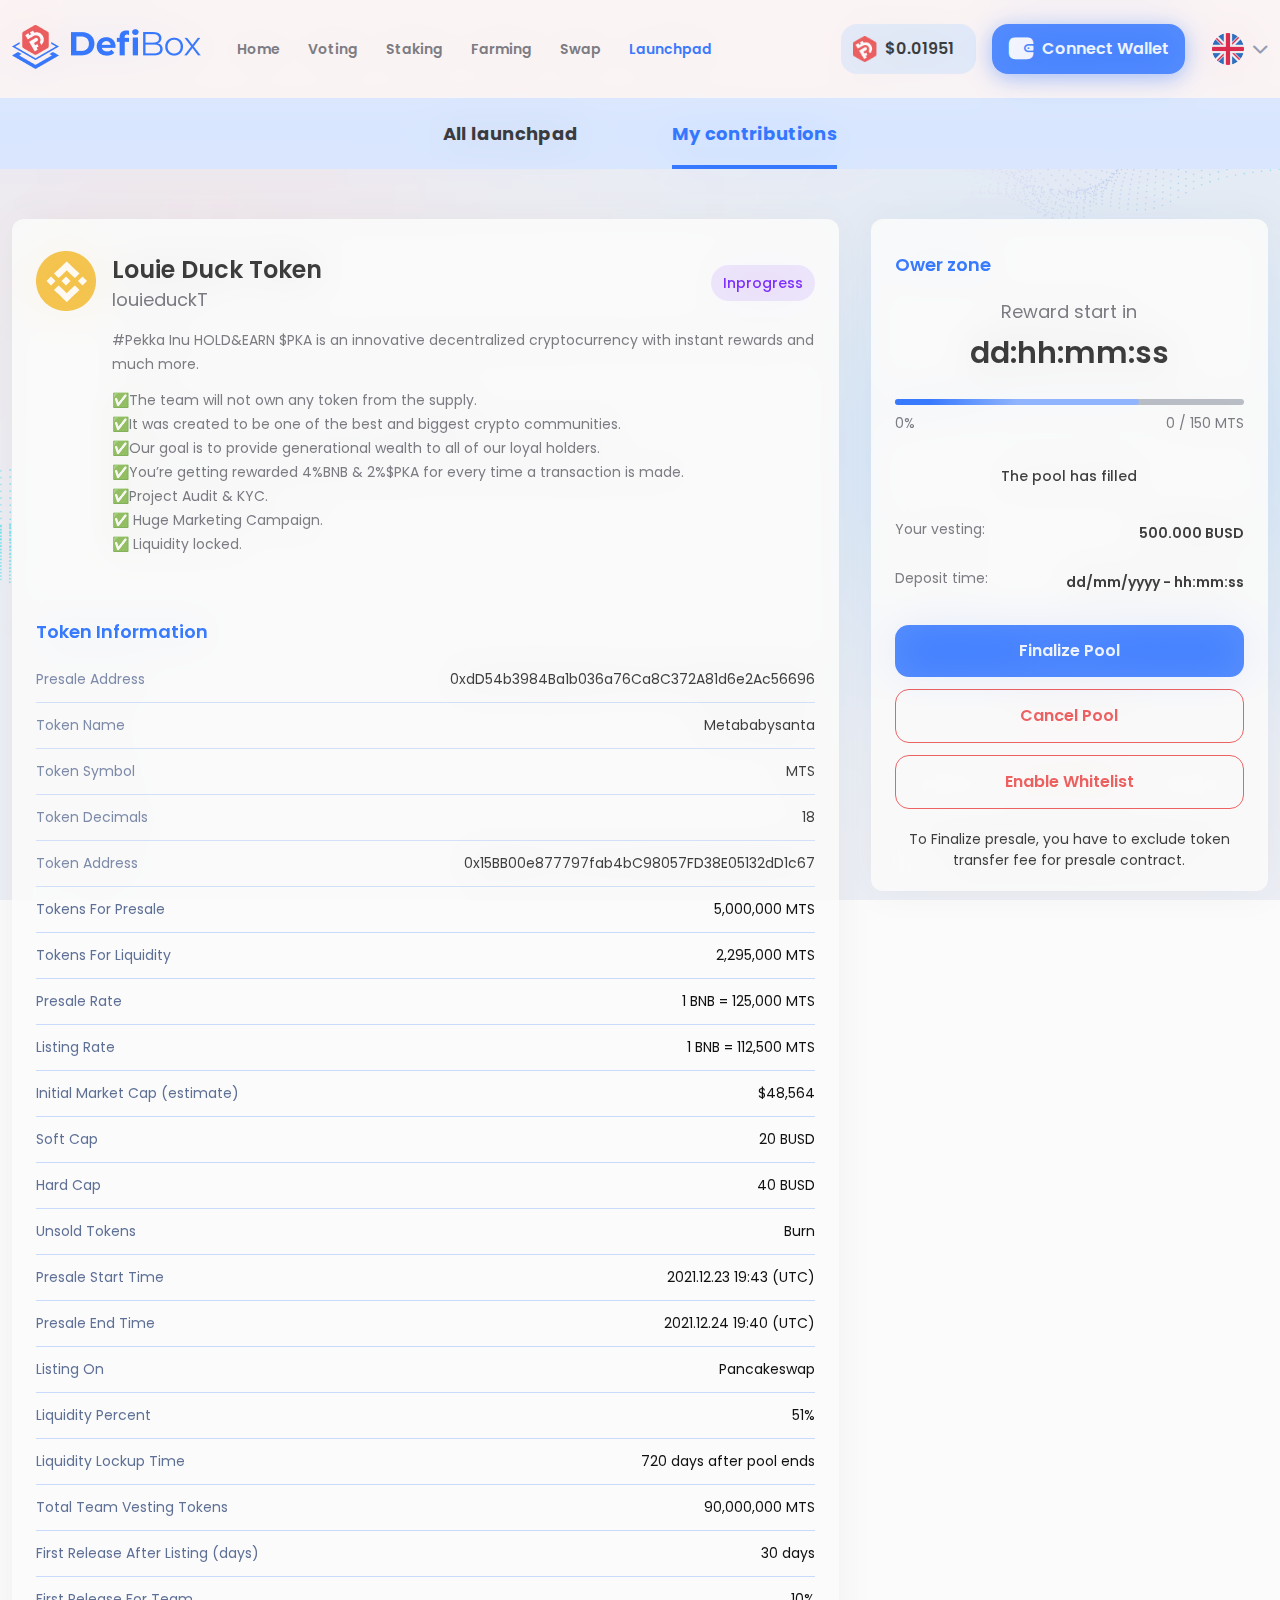
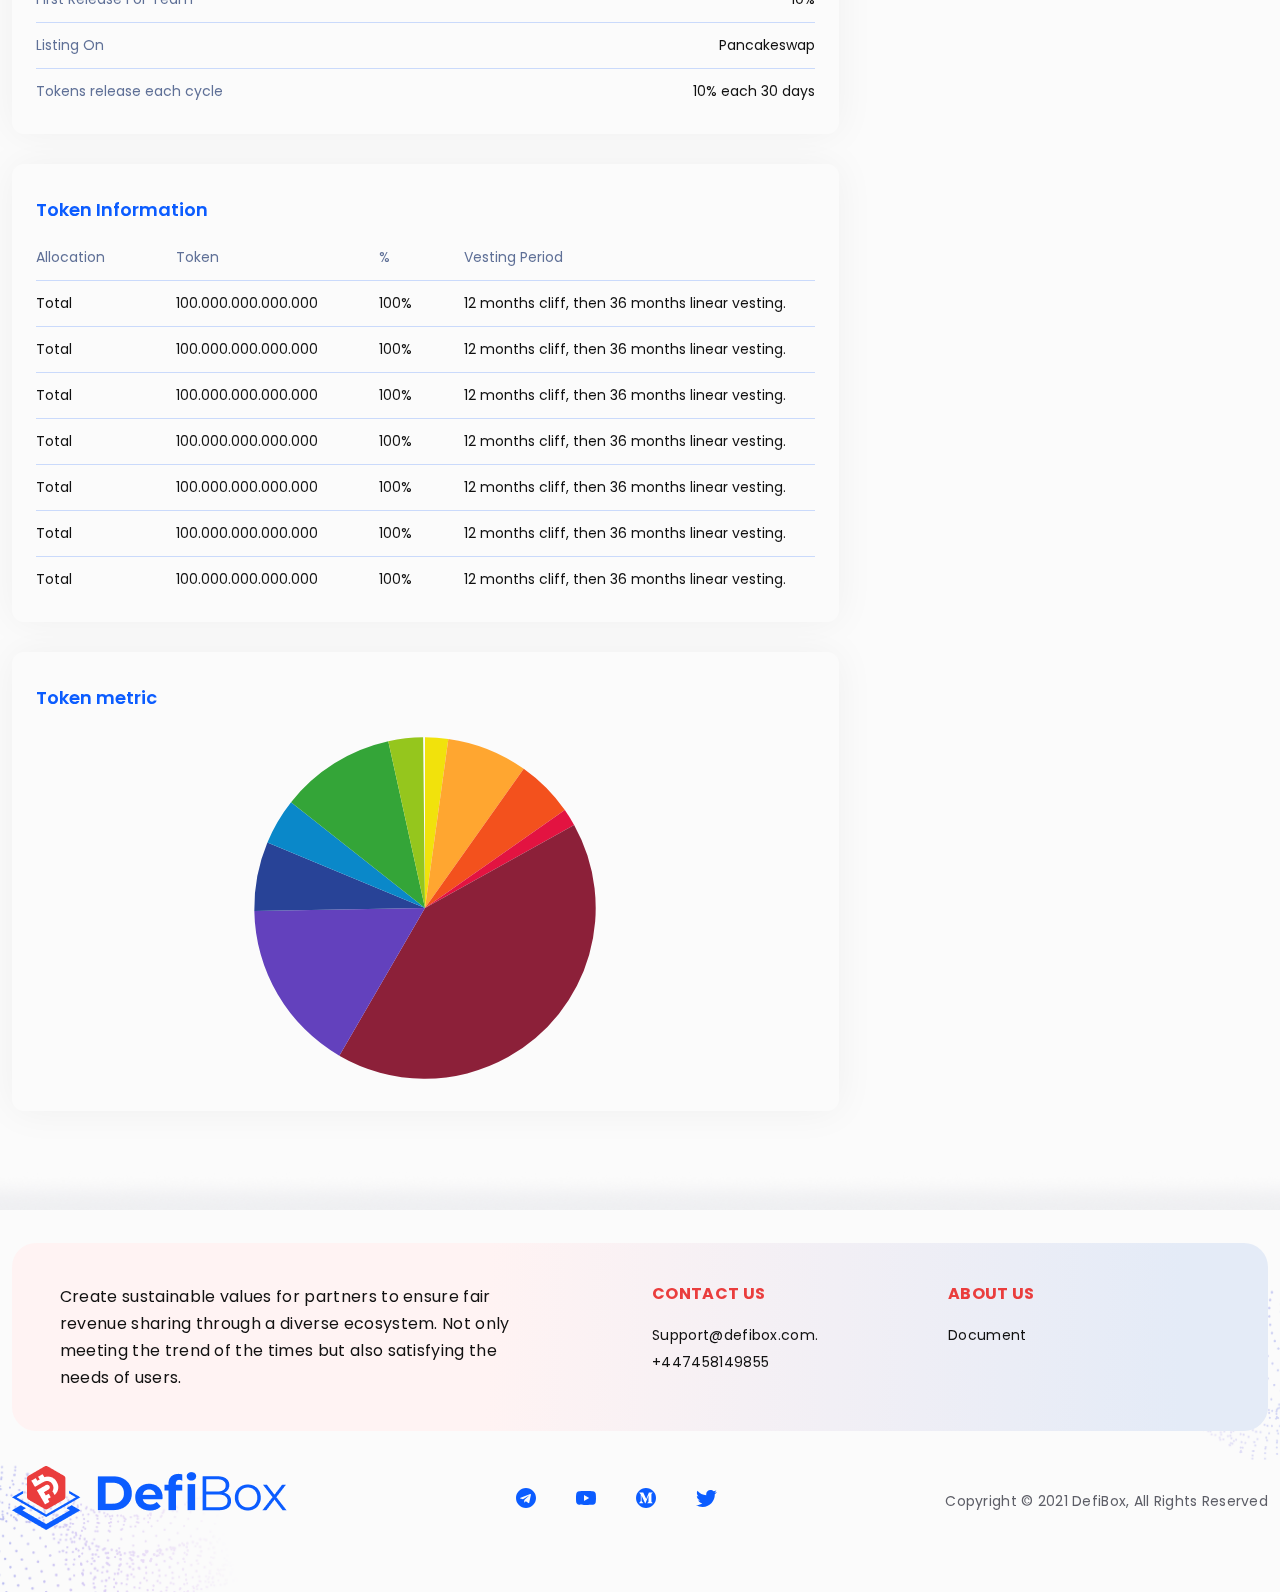
<file: contributions-detail.html>
<!doctype html>
<html lang="en">
  <head>
    <meta charset="utf-8">
    <title>DefiBox | Contributions Detail</title>
    <meta name="viewport" content="width=device-width, initial-scale=1, maximum-scale=1, user-scalable=no" />
    <link rel="icon" href="images/favicon.png" />
    <meta property="og:image" content="images/image-featured.jpg">

    <script src="assets/js/jquery-3.6.0.min.js"></script>

    <link href="assets/css/main.css" rel="stylesheet">

  </head>
  <body class="dashboard">
    <div class="wrapper">

      <div class="loading-page">
        <div class="loading-page__logo">
          <img src="images/logo.png" alt="Logo">
          <div class="text-center mt-3">
            <div class="spinner-border" role="status">
              <span class="visually-hidden">Loading...</span>
            </div>
          </div>
        </div>

      </div>

      <header class="header -fix">
        <div class="container d-flex align-items-center">
          <div class="d-xl-none">
            <div class="menu-mb__btn">
              <span class="iconz-bar"></span>
              <span class="iconz-bar"></span>
              <span class="iconz-bar"></span>
            </div>
          </div>

          <h1 class="logo">
            <a href="index.html">
              <img src="images/logo.png" alt="Logo">
            </a>
          </h1> <!-- .logo -->

          <nav class="main__nav d-none d-xl-block">
            <ul class="el__menu">
              <li class="menu-item"><a href="index.html">Home</a></li>
              <li class="menu-item"><a href="voting.html">Voting</a></li>
              <li class="menu-item"><a href="staking.html">Staking</a></li>
              <li class="menu-item"><a href="farming.html">Farming</a></li>
              <li class="menu-item has-sub">
                <a href="javascript: void(0);">Swap</a>
                <ul class="sub-menu">
                  <li><a href="swap.html">Exchange</a></li>
                  <li><a href="liquidity.html">Liquidity</a></li>
                </ul>
              </li>
              <li class="menu-item active"><a href="launchpad.html">Launchpad</a></li>
            </ul>
          </nav>

          <div class="header__price ms-auto">
            <img src="assets/img/header-price-img.png" width="29" height="32" alt="">
            <span class="">$0.01951</span>
          </div>

          <a href="#" class="btn -wallet" type="button" class="show-modal" data-bs-toggle="modal" data-bs-target="#connectWallet"><span>Connect wallet</span></a>
          <!-- <div class="-connected js-dropdown">
            <div class="btn js-dropdown-selected -wallet d-flex align-items-center">
              <span class="-txt me-2">0x...a78E</span>
              <i class="icon-arrow-down"></i>
            </div>
            <div class="-wallet__more js-dropdown-list">
              <ul class="-list list-unstyled">
                <li><a href="#" type="button" data-bs-toggle="modal" data-bs-target="#mangeWallet">Wallet</a></li>
                <li><a href="#" type="button" data-bs-toggle="modal" data-bs-target="#mangeWallet">Transactions</a></li>
                <li><a href="#">Your NTFs</a></li>
                <li><a href="#" class="d-flex justify-content-between align-items-center">Make a Profile <span class="-required"></span></a></li>
                <li><a href="#" class="d-flex justify-content-between align-items-center">Disconnect <i class="icon-logout"></i></a></li>
              </ul>
            </div>
          </div> -->

          <div class="languages ms-lg-4 d-none d-lg-inline-block">
            <div class="languages__label"><img src="./assets/flag/en.png" width="32" height="32" alt=""></div>
            <div class="languages__content">
              <p class="languages__text">Select language</p>
              <ul class="">
                <li class="active"><a href=""><img src="./assets/flag/en.png" width="32" height="32" alt=""><span>English</span></a></li>
                <li><a href=""><img src="./assets/flag/vi.png" width="32" height="32" alt=""><span>Vietnamese</span></a></li>
              </ul>
            </div>
          </div> <!-- .languages -->

        </div>
      </header>

      <section class="launchpad-detail -single">
        <nav class="wallet-tabs">
          <a href="launchpad.html">All launchpad</a>
          <a href="contributions.html" class="is-active">My contributions</a>
        </nav><!-- wallet-tabs -->

        <div class="launchpad-content">
          <div class="container">
            <div class=" lp__single d-flex flex-wrap justify-content-between align-items-start">
              <div class="lp__single__detail">
                <div class="dt__info d-flex align-items-start flex-wrap flex-md-nowrap">
                  <div class="-thumb d-flex align-items-center justify-content-center"><img src="./assets/img/pages/logo-bnb.png" alt=""></div>
                  <div class="-info">
                    <div class="if__header d-flex align-items-center justify-content-between">
                      <div class="if__header__name">
                        <div class="-name">Louie Duck Token</div>
                        <div class="-txt">louieduckT</div>
                      </div>
                      <div class="if__status">Inprogress</div>
                      <!-- <div class="if__status -fill">Filled</div>
                      <div class="if__status -cancel">Cancelled</div>
                      <div class="if__status -end">Ended</div>
                      <div class="if__status -upcoming">Upcoming</div>
                      <div class="if__status -kyc">KYC</div> -->
                    </div><!-- -if__header -->
                    <div class="if__content">
                      <p>
                        #Pekka Inu HOLD&EARN $PKA is an innovative decentralized cryptocurrency with instant rewards and much more.
                      </p>
                      <p>
                        ✅The team will not own any token from the supply.<br />
                        ✅It was created to be one of the best and biggest crypto communities.<br />
                        ✅Our goal is to provide generational wealth to all of our loyal holders.<br />
                        ✅You’re getting rewarded 4%BNB & 2%$PKA for every time a transaction is made.<br />
                        ✅Project Audit & KYC.<br />
                        ✅ Huge Marketing Campaign.<br />
                        ✅ Liquidity locked.
                      </p>
                      <ul class="-share list-unstyled d-flex flex-wrap">
                        <li><a href="#"></a></li>
                      </ul>
                    </div><!-- -if__content -->
                  </div><!-- -info -->
                </div><!-- dt__info -->
                <div class="dt__content">
                  <h2 class="dt__title">Token Information</h2>
                  <ul class="lp__list list-unstyled">
                    <li class="lp__list__item d-flex justify-content-between">
                      <span class="-txt">Presale Address</span>
                      <span class="-value text-end">0xdD54b3984Ba1b036a76Ca8C372A81d6e2Ac56696</span>
                    </li>
                    <li class="lp__list__item d-flex justify-content-between">
                      <span class="-txt">Token Name</span>
                      <span class="-value text-end">Metababysanta</span>
                    </li>
                    <li class="lp__list__item d-flex justify-content-between">
                      <span class="-txt">Token Symbol</span>
                      <span class="-value text-end">MTS</span>
                    </li>
                    <li class="lp__list__item d-flex justify-content-between">
                      <span class="-txt">Token Decimals</span>
                      <span class="-value text-end">18</span>
                    </li>
                    <li class="lp__list__item d-flex justify-content-between">
                      <span class="-txt">Token Address</span>
                      <span class="-value text-end">0x15BB00e877797fab4bC98057FD38E05132dD1c67</span>
                    </li>
                    <li class="lp__list__item d-flex justify-content-between">
                      <span class="-txt">Tokens For Presale</span>
                      <span class="-value text-end">5,000,000 MTS</span>
                    </li>
                    <li class="lp__list__item d-flex justify-content-between">
                      <span class="-txt">Tokens For Liquidity</span>
                      <span class="-value text-end">2,295,000 MTS</span>
                    </li>
                    <li class="lp__list__item d-flex justify-content-between">
                      <span class="-txt">Presale Rate</span>
                      <span class="-value text-end">1 BNB = 125,000 MTS</span>
                    </li>
                    <li class="lp__list__item d-flex justify-content-between">
                      <span class="-txt">Listing Rate</span>
                      <span class="-value text-end">1 BNB = 112,500 MTS</span>
                    </li>
                    <li class="lp__list__item d-flex justify-content-between">
                      <span class="-txt">Initial Market Cap (estimate)</span>
                      <span class="-value text-end">$48,564</span>
                    </li>
                    <li class="lp__list__item d-flex justify-content-between">
                      <span class="-txt">Soft Cap</span>
                      <span class="-value text-end">20 BUSD</span>
                    </li>
                    <li class="lp__list__item d-flex justify-content-between">
                      <span class="-txt">Hard Cap</span>
                      <span class="-value text-end">40 BUSD</span>
                    </li>
                    <li class="lp__list__item d-flex justify-content-between">
                      <span class="-txt">Unsold Tokens</span>
                      <span class="-value text-end">Burn</span>
                    </li>
                    <li class="lp__list__item d-flex justify-content-between">
                      <span class="-txt">Presale Start Time</span>
                      <span class="-value text-end">2021.12.23 19:43 (UTC)</span>
                    </li>
                    <li class="lp__list__item d-flex justify-content-between">
                      <span class="-txt">Presale End Time</span>
                      <span class="-value text-end">2021.12.24 19:40 (UTC)</span>
                    </li>
                    <li class="lp__list__item d-flex justify-content-between">
                      <span class="-txt">Listing On</span>
                      <span class="-value text-end">Pancakeswap</span>
                    </li>
                    <li class="lp__list__item d-flex justify-content-between">
                      <span class="-txt">Liquidity Percent</span>
                      <span class="-value text-end">51%</span>
                    </li>
                    <li class="lp__list__item d-flex justify-content-between">
                      <span class="-txt">Liquidity Lockup Time</span>
                      <span class="-value text-end">720 days after pool ends</span>
                    </li>
                    <li class="lp__list__item d-flex justify-content-between">
                      <span class="-txt">Total Team Vesting Tokens</span>
                      <span class="-value text-end">90,000,000 MTS</span>
                    </li>
                    <li class="lp__list__item d-flex justify-content-between">
                      <span class="-txt">First Release After Listing (days)</span>
                      <span class="-value text-end">30 days</span>
                    </li>
                    <li class="lp__list__item d-flex justify-content-between">
                      <span class="-txt">First Release For Team</span>
                      <span class="-value text-end">10%</span>
                    </li>
                    <li class="lp__list__item d-flex justify-content-between">
                      <span class="-txt">Listing On</span>
                      <span class="-value text-end">Pancakeswap</span>
                    </li>
                    <li class="lp__list__item d-flex justify-content-between">
                      <span class="-txt">Tokens release each cycle</span>
                      <span class="-value text-end">10% each 30 days</span>
                    </li>
                  </ul>
                </div>
              </div><!-- lp__single__detail -->
              <div class="lp__single__token order-2 order-lg-1">
                <h2 class="dt__title">Token Information</h2>
                <div class="lp__scroll-x">
                  <table class="lp__table">
                    <thead>
                      <tr>
                        <th class="w-17">Allocation</th>
                        <th class="w-26">Token</th>
                        <th class="w-12">%</th>
                        <th>Vesting Period</th>
                      </tr>
                    </thead>
                    <tbody>
                      <tr>
                        <td>Total</td>
                        <td>100.000.000.000.000</td>
                        <td>100%</td>
                        <td>12 months cliff, then 36 months linear vesting.</td>
                      </tr>
                      <tr>
                        <td>Total</td>
                        <td>100.000.000.000.000</td>
                        <td>100%</td>
                        <td>12 months cliff, then 36 months linear vesting.</td>
                      </tr>
                      <tr>
                        <td>Total</td>
                        <td>100.000.000.000.000</td>
                        <td>100%</td>
                        <td>12 months cliff, then 36 months linear vesting.</td>
                      </tr>
                      <tr>
                        <td>Total</td>
                        <td>100.000.000.000.000</td>
                        <td>100%</td>
                        <td>12 months cliff, then 36 months linear vesting.</td>
                      </tr>
                      <tr>
                        <td>Total</td>
                        <td>100.000.000.000.000</td>
                        <td>100%</td>
                        <td>12 months cliff, then 36 months linear vesting.</td>
                      </tr>
                      <tr>
                        <td>Total</td>
                        <td>100.000.000.000.000</td>
                        <td>100%</td>
                        <td>12 months cliff, then 36 months linear vesting.</td>
                      </tr>
                      <tr>
                        <td>Total</td>
                        <td>100.000.000.000.000</td>
                        <td>100%</td>
                        <td>12 months cliff, then 36 months linear vesting.</td>
                      </tr>
                    </tbody>
                  </table>
                </div>
              </div><!-- lp__single__detail -->
              <div class="lp__single__metric order-2 order-lg-1">
                <h2 class="dt__title">Token metric</h2>
                <div class="lp__chart">
                  <canvas id="progress-chart"></canvas>
                </div>
              </div><!-- lp__single__metric -->
              <div class="lp__single__sidebar">
                <div class="lp__item">
                  <h2 class="dt__title mb-4">Ower zone</h2>
                  <div class="-time text-center">
                    <div class="-time__txt">Reward start in</div>
                    <div class="-time__info">dd:hh:mm:ss</div>
                  </div>
                  <div class="-progress">
                    <div class="-progress__bar">
                      <span class="-bar" style="width: 70%;"></span>
                    </div>
                    <div class="-progress__value d-flex justify-content-between mt-2">
                      <span>0%</span>
                      <span>0 / 150 MTS</span>
                    </div>
                  </div>
                  <div class="-pool">
                    <div class="-pool__title text-center">The pool has filled</div>
                    <ul class="-pool__list list-unstyled">
                      <li class="d-flex align-items-center justify-content-between">
                        <span class="-txt">Your vesting:</span>
                        <div class="-value text-end">500.000 BUSD</div>
                      </li>
                      <li class="d-flex align-items-center justify-content-between">
                        <span class="-txt">Deposit time:</span>
                        <div class="-value text-end">dd/mm/yyyy - hh:mm:ss</div>
                      </li>
                    </ul>
                    <a href="#" class="btn block w-100"><span>Finalize pool</span></a>
                    <a href="#" class="btn btn__status block w-100"><span>Cancel pool</span></a>
                    <a href="#" class="btn btn__status block w-100"><span>Enable whitelist</span></a>
                    <div class="-pool__txt text-center">
                      To Finalize presale, you have to exclude token transfer fee for presale contract.
                    </div>
                  </div>
                </div><!-- lp__item -->
              </div><!-- lp__single__sidebar -->
            </div><!-- lp__single -->
          </div><!-- container -->
        </div><!-- launchpad-content -->

      </section>

      <!-- modal connect wallet -->
      <div class="modal fade wl__modal -connect" id="connectWallet" tabindex="-1" aria-labelledby="connectWalletTitle" aria-hidden="true">
        <div class="modal-dialog modal-dialog-centered modal-dialog-scrollable">
          <div class="modal-content">
            <div class="modal-header -border -border__bottom">
              <h3 class="modal-title" id="connectWalletTitle">Connect wallet</h3>
              <button type="button" class="-close" data-bs-dismiss="modal" aria-label="Close"><i class="icon-close"></i></button>
            </div>
            <div class="modal-body">
              <form action="#" method="post" class="wl__form js-attr-disable">
                <div class="form-group scroll__wrap">
                  <ul class="wallet-list scroll__wrap__content d-flex flex-wrap justify-content-between">
                    <li class="tk__item d-flex flex-column flex-md-row align-items-between align-items-md-center justify-content-between">
                      <input type="radio" name="token" id="wl__metamask" class="-check js-attr-checkbox">
                      <label for="wl__metamask" class="-name order-last order-md-first"><span>Metamask</span></label>
                      <div class="-logo d-flex align-items-center justify-content-start justify-content-md-center mb-3 mb-md-0"><img src="./assets/img/pages/logo-metamask.png" alt=""></div>
                    </li><!-- end tk__item -->
                    <li class="tk__item d-flex flex-column flex-md-row align-items-between align-items-md-center justify-content-between">
                      <input type="radio" name="token" id="wl__bnb" class="-check js-attr-checkbox">
                      <label for="wl__bnb" class="-name order-last order-md-first"><span>Binance Smart Chain</span></label>
                      <div class="-logo d-flex align-items-center justify-content-start justify-content-md-center mb-3 mb-md-0"><img src="./assets/img/pages/logo-bnb-light.png" alt=""></div>
                    </li><!-- end tk__item -->
                    <li class="tk__item d-flex flex-column flex-md-row align-items-between align-items-md-center justify-content-between">
                      <input type="radio" name="token" id="wl__eth" class="-check js-attr-checkbox">
                      <label for="wl__eth" class="-name order-last order-md-first"><span>Ethereum</span></label>
                      <div class="-logo d-flex align-items-center justify-content-start justify-content-md-center mb-3 mb-md-0"><img src="./assets/img/pages/logo-eth.png" alt=""></div>
                    </li><!-- end tk__item -->
                    <li class="tk__item d-flex flex-column flex-md-row align-items-between align-items-md-center justify-content-between">
                      <input type="radio" name="token" id="wl__usdt" class="-check js-attr-checkbox">
                      <label for="wl__usdt" class="-name order-last order-md-first"><span>BOX</span></label>
                      <div class="-logo d-flex align-items-center justify-content-start justify-content-md-center mb-3 mb-md-0"><img src="./assets/img/pages/logo-defibox.png" alt=""></div>
                    </li><!-- end tk__item -->
                  </ul>
                </div><!-- end form-group -->
                <button class="btn -wallet -submit -disabled js-attr-button" disabled type="submit"><span>Connect wallet</span></button>
                <div class="-note text-center">No wallet found. Make sure extension is installed.</div>
              </form>
            </div>
          </div>
        </div>
      </div>
      <!-- end modal connect wallet -->

      <footer class="footer">
        <div class="container">
          <div class="footer-info">
            <div class="row">
              <div class="col-lg-5">
                <div class="footer__item footer-info__txt">
                  Create sustainable values for partners to ensure fair revenue sharing through a diverse ecosystem. Not only meeting the trend of the times but also satisfying the needs of users.
                </div>
              </div>
              <div class="col-8 col-lg-3 offset-lg-1">
                <div class="footer__item">
                  <div class="footer__title">CONTACT US</div>
                  <div><a href="mailto:support@defibox.com">Support@defibox.com.</a></div>
                  <div><a href="tel:+447458149855">+447458149855</a></div>
                </div>
              </div>
              <div class="col-4 col-lg-3">
                <div class="footer__item">
                  <div class="footer__title">ABOUT US</div>
                  <a href="https://docs.defibox.com/" target="_blank">Document</a>
                </div>
              </div>
            </div>
          </div><!-- footer-info -->
          <div class="footer-bottom d-lg-flex align-items-center justify-content-between">
            <div class="footer__logo">
              <a href="index.html">
                <img src="images/footer-logo.png" alt="Logo">
              </a>
            </div><!-- footer__logo -->
            <div class="footer__social">
              <ul class="-list">
                <li><a href="#" target="_blank"><img src="assets/img/telegram.svg" width="24" height="24" alt=""></a></li>
                <li><a href="#" target="_blank"><img src="assets/img/youtube.svg" width="24" height="24" alt=""></a></li>
                <li><a href="#" target="_blank"><img src="assets/img/medium.svg" width="24" height="24" alt=""></a></li>
                <li><a href="#" target="_blank"><img src="assets/img/twitter.svg" width="24" height="24" alt=""></a></li>
              </ul>
            </div><!-- footer__socical -->
            <div class="copyright">
              <p>Copyright © 2021 DefiBox, All Rights Reserved</p>
            </div><!-- copyright -->
          </div><!-- footer-bottom -->
        </div>
      </footer>

      <nav id="menu__mobile" class="nav__mobile">
        <div class="nav__mobile__content">
          <div class="menu-mb__btn">
            <span class="iconz-bar"></span>
            <span class="iconz-bar"></span>
            <span class="iconz-bar"></span>
          </div>
          <div class="nav__mobile--logo text-center">
            <a href="index.html"><img src="images/logo.png" alt="Logo"></a>
          </div>
          <ul class="nav__mobile--ul">
            <li class="menu-item"><a href="index.html">Home</a></li>
            <li class="menu-item"><a href="voting.html">Voting</a></li>
            <li class="menu-item"><a href="staking.html">Staking</a></li>
            <li class="menu-item"><a href="farming.html">Farming</a></li>
            <li class="menu-item js-toggle">
              <a href="javascript: void(0);" class="js-toggle-btn">Swap</a>
              <ul class="sub-menu js-toggle-show">
                <li><a href="swap.html">Exchange</a></li>
                <li><a href="liquidity.html">Liquidity</a></li>
              </ul>
            </li>
            <li class="menu-item active"><a href="launchpad.html">Launchpad</a></li>
          </ul>
          <div class="languages">
            <div class="languages__label"><img src="./assets/flag/en.png" width="24" height="12" alt=""><span>English</span></div>
            <div class="languages__content">
              <p class="languages__text">Select language</p>
              <ul class="">
                <li class="active"><a href=""><img src="./assets/flag/en.png" width="24" height="12" alt=""><span>English</span></a></li>
                <li><a href=""><img src="./assets/flag/vi.png" width="24" height="12" alt=""><span>Vietnamese</span></a></li>
              </ul>
            </div>
          </div> <!-- .languages -->

        </div>
      </nav>
    </div> <!-- .wrapper -->

    <script src="assets/libs/bootstrap/js/bootstrap.bundle.min.js"></script>
    <script src="assets/libs/chartjs/chart.min.js"></script>

    <script src="assets/js/main.js"></script>

  </body>
</html>
</file>
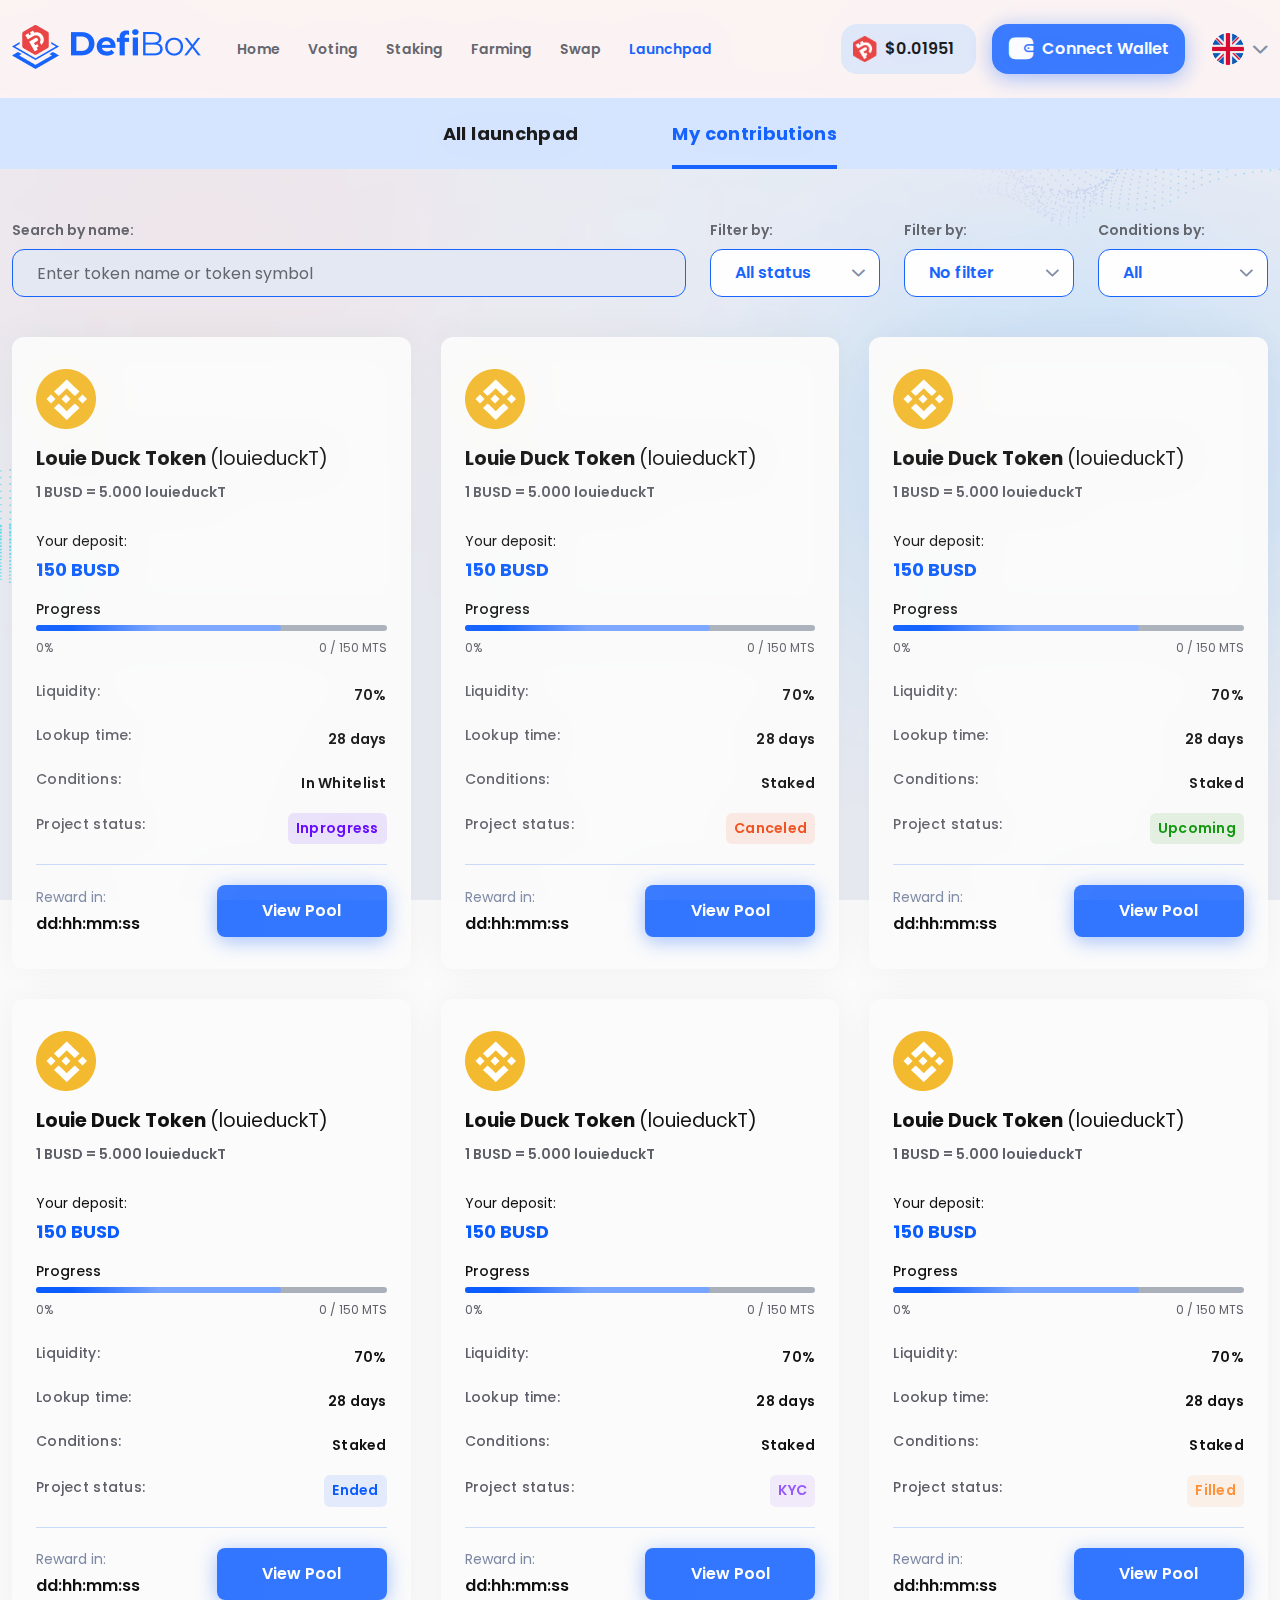
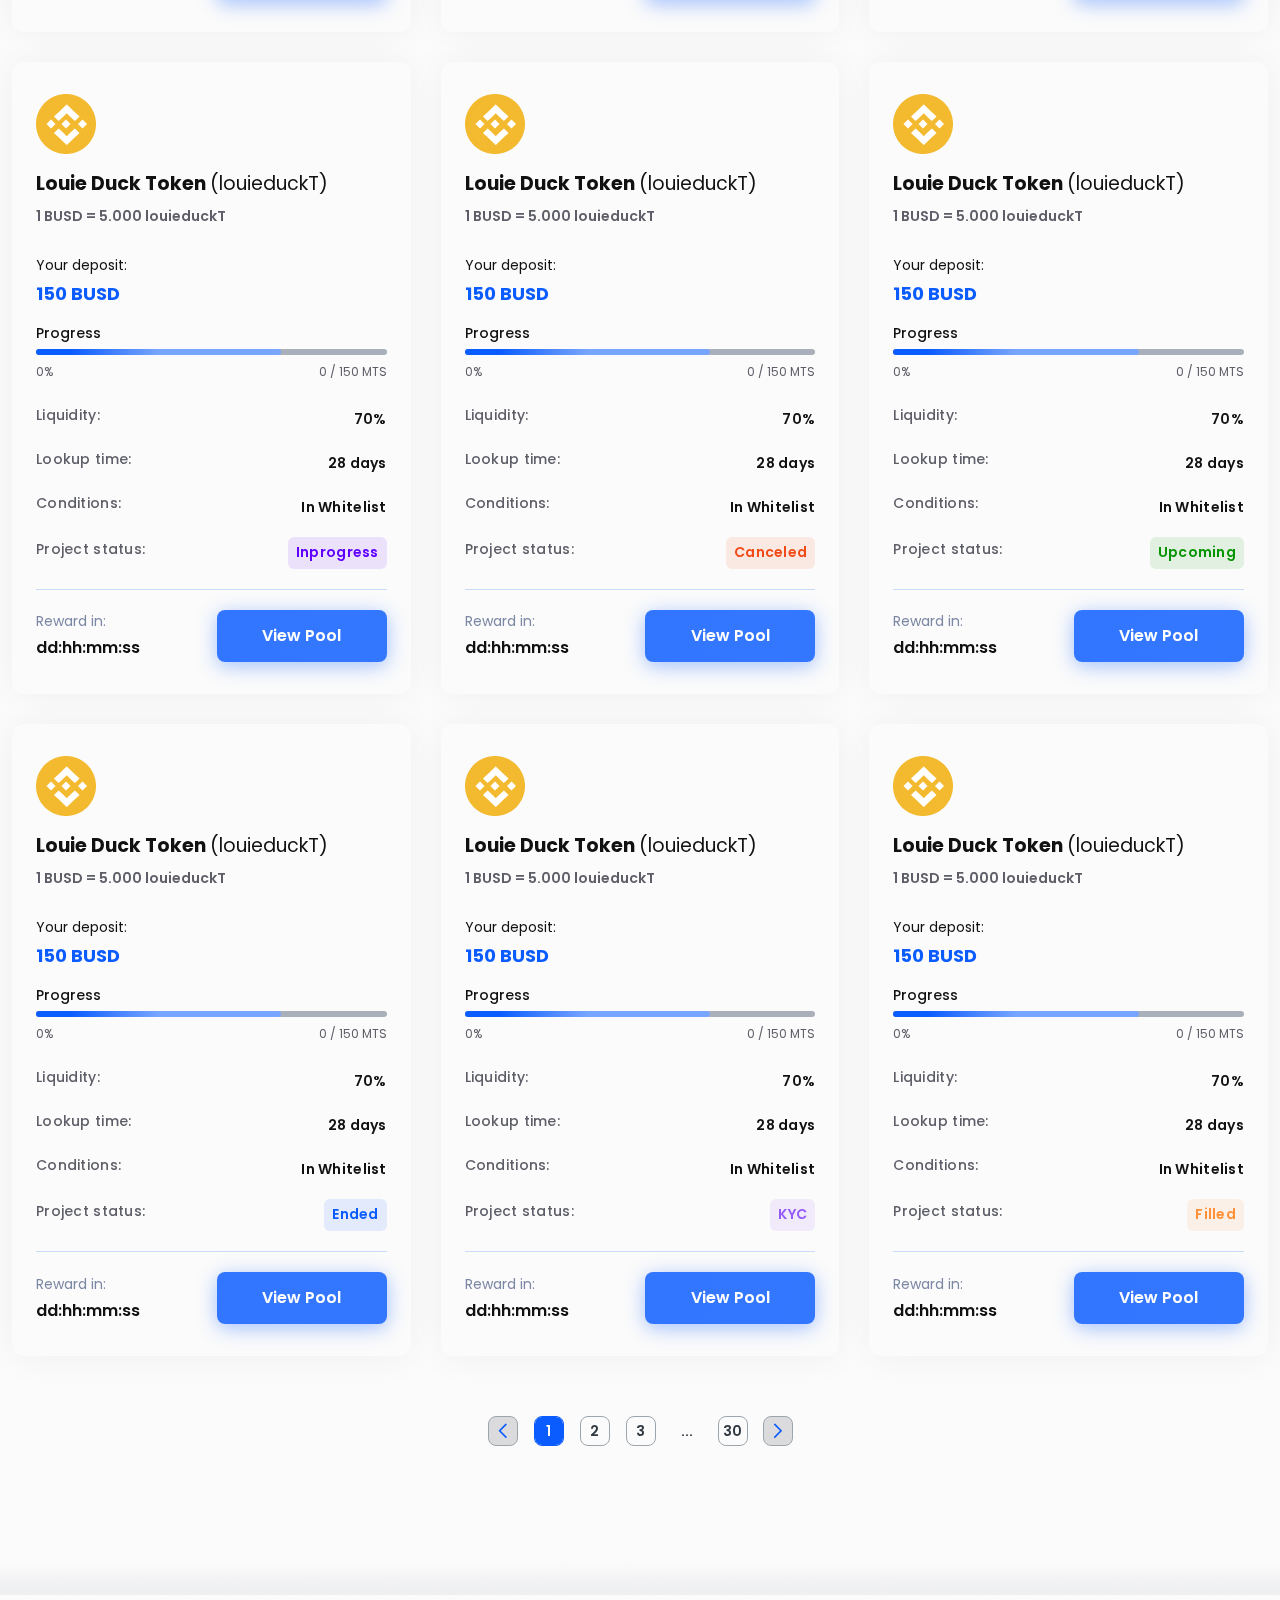
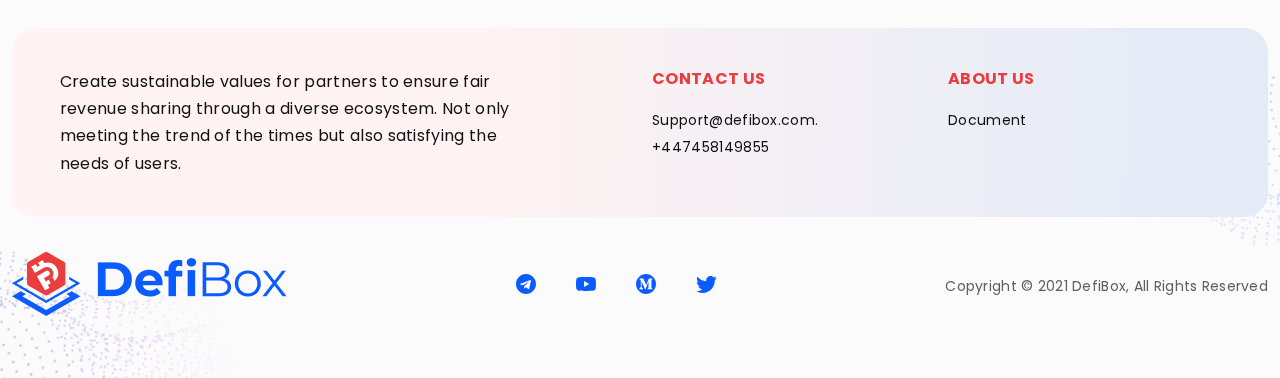
<file: contributions.html>
<!doctype html>
<html lang="en">
  <head>
    <meta charset="utf-8">
    <title>DefiBox | My Contributions</title>
    <meta name="viewport" content="width=device-width, initial-scale=1, maximum-scale=1, user-scalable=no" />
    <link rel="icon" href="images/favicon.png" />
    <meta property="og:image" content="images/image-featured.jpg">

    <script src="assets/js/jquery-3.6.0.min.js"></script>

    <link href="assets/css/main.css" rel="stylesheet">

  </head>
  <body class="dashboard">
    <div class="wrapper">

      <div class="loading-page">
        <div class="loading-page__logo">
          <img src="images/logo.png" alt="Logo">
          <div class="text-center mt-3">
            <div class="spinner-border" role="status">
              <span class="visually-hidden">Loading...</span>
            </div>
          </div>
        </div>

      </div>

      <header class="header -fix">
        <div class="container d-flex align-items-center">
          <div class="d-xl-none">
            <div class="menu-mb__btn">
              <span class="iconz-bar"></span>
              <span class="iconz-bar"></span>
              <span class="iconz-bar"></span>
            </div>
          </div>

          <h1 class="logo">
            <a href="index.html">
              <img src="images/logo.png" alt="Logo">
            </a>
          </h1> <!-- .logo -->

          <nav class="main__nav d-none d-xl-block">
            <ul class="el__menu">
              <li class="menu-item"><a href="index.html">Home</a></li>
              <li class="menu-item"><a href="voting.html">Voting</a></li>
              <li class="menu-item"><a href="staking.html">Staking</a></li>
              <li class="menu-item"><a href="farming.html">Farming</a></li>
              <li class="menu-item has-sub">
                <a href="javascript: void(0);">Swap</a>
                <ul class="sub-menu">
                  <li><a href="swap.html">Exchange</a></li>
                  <li><a href="liquidity.html">Liquidity</a></li>
                </ul>
              </li>
              <li class="menu-item active"><a href="launchpad.html">Launchpad</a></li>
            </ul>
          </nav>

          <div class="header__price ms-auto">
            <img src="assets/img/header-price-img.png" width="29" height="32" alt="">
            <span class="">$0.01951</span>
          </div>

          <a href="#" class="btn -wallet" type="button" class="show-modal" data-bs-toggle="modal" data-bs-target="#connectWallet"><span>Connect wallet</span></a>
          <!-- <div class="-connected js-dropdown">
            <div class="btn js-dropdown-selected -wallet d-flex align-items-center">
              <span class="-txt me-2">0x...a78E</span>
              <i class="icon-arrow-down"></i>
            </div>
            <div class="-wallet__more js-dropdown-list">
              <ul class="-list list-unstyled">
                <li><a href="#" type="button" data-bs-toggle="modal" data-bs-target="#mangeWallet">Wallet</a></li>
                <li><a href="#" type="button" data-bs-toggle="modal" data-bs-target="#mangeWallet">Transactions</a></li>
                <li><a href="#">Your NTFs</a></li>
                <li><a href="#" class="d-flex justify-content-between align-items-center">Make a Profile <span class="-required"></span></a></li>
                <li><a href="#" class="d-flex justify-content-between align-items-center">Disconnect <i class="icon-logout"></i></a></li>
              </ul>
            </div>
          </div> -->

          <div class="languages ms-lg-4 d-none d-lg-inline-block">
            <div class="languages__label"><img src="./assets/flag/en.png" width="32" height="32" alt=""></div>
            <div class="languages__content">
              <p class="languages__text">Select language</p>
              <ul class="">
                <li class="active"><a href=""><img src="./assets/flag/en.png" width="32" height="32" alt=""><span>English</span></a></li>
                <li><a href=""><img src="./assets/flag/vi.png" width="32" height="32" alt=""><span>Vietnamese</span></a></li>
              </ul>
            </div>
          </div> <!-- .languages -->

        </div>
      </header>

      <section class="launchpad-detail">
        <nav class="wallet-tabs">
          <a href="launchpad.html">All launchpad</a>
          <a href="contributions.html" class="is-active">My contributions</a>
        </nav><!-- wallet-tabs -->

        <div class="launchpad-content">
          <div class="container">
            <div class="dt__header">
              <form action="#" method="post" class="wl__form d-flex justify-content-between justify-content-md-start flex-wrap flex-lg-nowrap">
                <div class="dt__search">
                  <label for="wl__search_farms" class="form-label mb-2">Search by name:</label>
                  <input type="text" class="form-control" placeholder="Enter token name or token symbol">
                  <div class="dt__search__box">
                    <div class="-item d-flex align-items-center justify-content-between">
                      <div class="-item__info d-flex align-items-center me-4">
                        <div class="-thumb d-flex align-items-center justify-content-center me-3">
                          <img src="./assets/img/pages/logo-bnb.png" alt="">
                        </div>
                        <div class="-info">
                          <div class="-info__name mb-1">Louie Duck Token <span class="-txt">(louieduckT)</span></div>
                          <div class="-info__token">0x595C1Aab3e4Eb593cb4Ee1F6e2a09622f83A0f0d</div>
                        </div>
                      </div><!-- -item__info -->
                      <div class="-item__status">Inprogress</div>
                    </div><!-- -item -->
                    <div class="-item d-flex align-items-center justify-content-between ms-auto">
                      <div class="-item__info d-flex align-items-center me-4">
                        <div class="-thumb d-flex align-items-center justify-content-center me-3">
                          <img src="./assets/img/pages/logo-bnb.png" alt="">
                        </div>
                        <div class="-info">
                          <div class="-info__name mb-1">Louie Duck Token <span class="-txt">(louieduckT)</span></div>
                          <div class="-info__token">0x595C1Aab3e4Eb593cb4Ee1F6e2a09622f83A0f0d</div>
                        </div>
                      </div><!-- -item__info -->
                      <div class="-item__status -kyc">KYC</div>
                    </div><!-- -item -->
                    <div class="-item d-flex align-items-center justify-content-between">
                      <div class="-item__info d-flex align-items-center me-4">
                        <div class="-thumb d-flex align-items-center justify-content-center me-3">
                          <img src="./assets/img/pages/logo-bnb.png" alt="">
                        </div>
                        <div class="-info">
                          <div class="-info__name mb-1">Louie Duck Token <span class="-txt">(louieduckT)</span></div>
                          <div class="-info__token">0x595C1Aab3e4Eb593cb4Ee1F6e2a09622f83A0f0d</div>
                        </div>
                      </div><!-- -item__info -->
                      <div class="-item__status -upcoming">Upcoming</div>
                    </div><!-- -item -->
                    <div class="-item d-flex align-items-center justify-content-between">
                      <div class="-item__info d-flex align-items-center me-4">
                        <div class="-thumb d-flex align-items-center justify-content-center me-3">
                          <img src="./assets/img/pages/logo-bnb.png" alt="">
                        </div>
                        <div class="-info">
                          <div class="-info__name mb-1">Louie Duck Token <span class="-txt">(louieduckT)</span></div>
                          <div class="-info__token">0x595C1Aab3e4Eb593cb4Ee1F6e2a09622f83A0f0d</div>
                        </div>
                      </div><!-- -item__info -->
                      <div class="-item__status -fill">Filled</div>
                    </div><!-- -item -->
                    <div class="-item d-flex align-items-center justify-content-between">
                      <div class="-item__info d-flex align-items-center me-4">
                        <div class="-thumb d-flex align-items-center justify-content-center me-3">
                          <img src="./assets/img/pages/logo-bnb.png" alt="">
                        </div>
                        <div class="-info">
                          <div class="-info__name mb-1">Louie Duck Token <span class="-txt">(louieduckT)</span></div>
                          <div class="-info__token">0x595C1Aab3e4Eb593cb4Ee1F6e2a09622f83A0f0d</div>
                        </div>
                      </div><!-- -item__info -->
                      <div class="-item__status -end">Ended</div>
                    </div><!-- -item -->
                    <div class="-item d-flex align-items-center justify-content-between">
                      <div class="-item__info d-flex align-items-center me-4">
                        <div class="-thumb d-flex align-items-center justify-content-center me-3">
                          <img src="./assets/img/pages/logo-bnb.png" alt="">
                        </div>
                        <div class="-info">
                          <div class="-info__name mb-1">Louie Duck Token <span class="-txt">(louieduckT)</span></div>
                          <div class="-info__token">0x595C1Aab3e4Eb593cb4Ee1F6e2a09622f83A0f0d</div>
                        </div>
                      </div><!-- -item__info -->
                      <div class="-item__status -cancel">Canceled</div>
                    </div><!-- -item -->
                  </div><!-- dt__search__box -->
                </div><!-- dt__search -->
                <div class="dt__sort ms-auto">
                  <label class="form-label mb-2">Filter by:</label>
                  <div class="js-dropdown">
                    <div class="js-dropdown-selected">
                      <a href="#" class="form-control d-flex align-items-center"><span>All status</span></a>
                      <i class="-arrow icon-arrow-down"></i>
                    </div>
                    <ul class="js-dropdown-list list-unstyled">
                      <li class="dr__title">All status</li>
                      <li><a href="#">KYC</a></li>
                      <li><a href="#">Upcoming</a></li>
                      <li><a href="#">Inprogress</a></li>
                      <li><a href="#">Filled</a></li>
                      <li><a href="#">Ended</a></li>
                      <li><a href="#">Canceled</a></li>
                    </ul>
                  </div>
                </div><!-- dt__sort -->
                <div class="dt__sort">
                  <label class="form-label mb-2">Filter by:</label>
                  <div class="js-dropdown">
                    <div class="js-dropdown-selected">
                      <a href="#" class="form-control d-flex align-items-center"><span>No filter</span></a>
                      <i class="-arrow icon-arrow-down"></i>
                    </div>
                    <ul class="js-dropdown-list list-unstyled">
                      <li class="dr__title">No filter</li>
                      <li><a href="#">Hard cap</a></li>
                      <li><a href="#">Soft cap</a></li>
                      <li><a href="#">LP Percent</a></li>
                      <li><a href="#">Start time</a></li>
                      <li><a href="#">End time</a></li>
                    </ul>
                  </div>
                </div><!-- dt__sort -->
                <div class="dt__sort">
                  <label class="form-label mb-2">Conditions by:</label>
                  <div class="js-dropdown">
                    <div class="js-dropdown-selected">
                      <a href="#" class="form-control d-flex align-items-center"><span>All</span></a>
                      <i class="-arrow icon-arrow-down"></i>
                    </div>
                    <ul class="js-dropdown-list list-unstyled">
                      <li class="dr__title">All Conditions</li>
                      <li><a href="#">Whitelist</a></li>
                      <li><a href="#">Staked</a></li>
                    </ul>
                  </div>
                </div><!-- dt__sort -->
              </form>
            </div><!-- dt__header -->

            <div class="lp__box d-flex flex-wrap">
              <div class="lp__item">
                <div class="-thumb d-flex align-items-center justify-content-center mb-3">
                  <img src="./assets/img/pages/logo-bnb.png" alt="">
                </div>
                <div class="-title mb-1">Louie Duck Token <span class="-title__info">(louieduckT)</span></div>
                <div class="-value">1 BUSD = 5.000 louieduckT</div>
                <div class="-cap">
                  <div class="-cap__txt mb-1">Your deposit:</div>
                  <div class="-cap__value -primary">150 BUSD</div>
                </div><!-- -cap -->
                <div class="-progress mb-3">
                  <div class="-progress__title">Progress</div>
                  <div class="-progress__bar">
                    <span class="-bar" style="width: 70%;"></span>
                  </div>
                  <div class="-progress__value d-flex justify-content-between mt-2">
                    <span>0%</span>
                    <span>0 / 150 MTS</span>
                  </div>
                </div><!-- -progress -->
                <ul class="-info list-unstyled">
                  <li class="-info__item d-flex justify-content-between align-items-center">
                    <span class="-txt">Liquidity:</span>
                    <span class="-value">70%</span>
                  </li>
                  <li class="-info__item d-flex justify-content-between align-items-center">
                    <span class="-txt">Lookup time:</span>
                    <span class="-value">28 days</span>
                  </li>
                  <li class="-info__item d-flex justify-content-between align-items-center">
                    <span class="-txt">Conditions:</span>
                    <span class="-value">In Whitelist</span>
                  </li>
                  <li class="-info__item d-flex justify-content-between align-items-center">
                    <span class="-txt">Project status:</span>
                    <span class="-value -status">Inprogress</span>
                  </li>
                </ul>
                <div class="-bottom d-flex justify-content-between align-items-center">
                  <div class="-bottom__time me-3">
                    <div class="-txt mb-1">Reward in:</div>
                    <div class="-time">dd:hh:mm:ss</div>
                  </div>
                  <a href="contributions-detail.html" class="btn"><span>View pool</span></a>
                </div>
              </div><!-- lp__item -->
              <div class="lp__item">
                <div class="-thumb d-flex align-items-center justify-content-center mb-3">
                  <img src="./assets/img/pages/logo-bnb.png" alt="">
                </div>
                <div class="-title mb-1">Louie Duck Token <span class="-title__info">(louieduckT)</span></div>
                <div class="-value">1 BUSD = 5.000 louieduckT</div>
                <div class="-cap">
                  <div class="-cap__txt mb-1">Your deposit:</div>
                  <div class="-cap__value -primary">150 BUSD</div>
                </div><!-- -cap -->
                <div class="-progress mb-3">
                  <div class="-progress__title">Progress</div>
                  <div class="-progress__bar">
                    <span class="-bar" style="width: 70%;"></span>
                  </div>
                  <div class="-progress__value d-flex justify-content-between mt-2">
                    <span>0%</span>
                    <span>0 / 150 MTS</span>
                  </div>
                </div><!-- -progress -->
                <ul class="-info list-unstyled">
                  <li class="-info__item d-flex justify-content-between align-items-center">
                    <span class="-txt">Liquidity:</span>
                    <span class="-value">70%</span>
                  </li>
                  <li class="-info__item d-flex justify-content-between align-items-center">
                    <span class="-txt">Lookup time:</span>
                    <span class="-value">28 days</span>
                  </li>
                  <li class="-info__item d-flex justify-content-between align-items-center">
                    <span class="-txt">Conditions:</span>
                    <span class="-value">Staked</span>
                  </li>
                  <li class="-info__item d-flex justify-content-between align-items-center">
                    <span class="-txt">Project status:</span>
                    <span class="-value -status -cancel">Canceled</span>
                  </li>
                </ul>
                <div class="-bottom d-flex justify-content-between align-items-center">
                  <div class="-bottom__time me-3">
                    <div class="-txt mb-1">Reward in:</div>
                    <div class="-time">dd:hh:mm:ss</div>
                  </div>
                  <a href="contributions-detail.html" class="btn"><span>View pool</span></a>
                </div>
              </div><!-- lp__item -->
              <div class="lp__item">
                <div class="-thumb d-flex align-items-center justify-content-center mb-3">
                  <img src="./assets/img/pages/logo-bnb.png" alt="">
                </div>
                <div class="-title mb-1">Louie Duck Token <span class="-title__info">(louieduckT)</span></div>
                <div class="-value">1 BUSD = 5.000 louieduckT</div>
                <div class="-cap">
                  <div class="-cap__txt mb-1">Your deposit:</div>
                  <div class="-cap__value -primary">150 BUSD</div>
                </div><!-- -cap -->
                <div class="-progress mb-3">
                  <div class="-progress__title">Progress</div>
                  <div class="-progress__bar">
                    <span class="-bar" style="width: 70%;"></span>
                  </div>
                  <div class="-progress__value d-flex justify-content-between mt-2">
                    <span>0%</span>
                    <span>0 / 150 MTS</span>
                  </div>
                </div><!-- -progress -->
                <ul class="-info list-unstyled">
                  <li class="-info__item d-flex justify-content-between align-items-center">
                    <span class="-txt">Liquidity:</span>
                    <span class="-value">70%</span>
                  </li>
                  <li class="-info__item d-flex justify-content-between align-items-center">
                    <span class="-txt">Lookup time:</span>
                    <span class="-value">28 days</span>
                  </li>
                  <li class="-info__item d-flex justify-content-between align-items-center">
                    <span class="-txt">Conditions:</span>
                    <span class="-value">Staked</span>
                  </li>
                  <li class="-info__item d-flex justify-content-between align-items-center">
                    <span class="-txt">Project status:</span>
                    <span class="-value -status -upcoming">Upcoming</span>
                  </li>
                </ul>
                <div class="-bottom d-flex justify-content-between align-items-center">
                  <div class="-bottom__time me-3">
                    <div class="-txt mb-1">Reward in:</div>
                    <div class="-time">dd:hh:mm:ss</div>
                  </div>
                  <a href="contributions-detail.html" class="btn"><span>View pool</span></a>
                </div>
              </div><!-- lp__item -->
              <div class="lp__item">
                <div class="-thumb d-flex align-items-center justify-content-center mb-3">
                  <img src="./assets/img/pages/logo-bnb.png" alt="">
                </div>
                <div class="-title mb-1">Louie Duck Token <span class="-title__info">(louieduckT)</span></div>
                <div class="-value">1 BUSD = 5.000 louieduckT</div>
                <div class="-cap">
                  <div class="-cap__txt mb-1">Your deposit:</div>
                  <div class="-cap__value -primary">150 BUSD</div>
                </div><!-- -cap -->
                <div class="-progress mb-3">
                  <div class="-progress__title">Progress</div>
                  <div class="-progress__bar">
                    <span class="-bar" style="width: 70%;"></span>
                  </div>
                  <div class="-progress__value d-flex justify-content-between mt-2">
                    <span>0%</span>
                    <span>0 / 150 MTS</span>
                  </div>
                </div><!-- -progress -->
                <ul class="-info list-unstyled">
                  <li class="-info__item d-flex justify-content-between align-items-center">
                    <span class="-txt">Liquidity:</span>
                    <span class="-value">70%</span>
                  </li>
                  <li class="-info__item d-flex justify-content-between align-items-center">
                    <span class="-txt">Lookup time:</span>
                    <span class="-value">28 days</span>
                  </li>
                  <li class="-info__item d-flex justify-content-between align-items-center">
                    <span class="-txt">Conditions:</span>
                    <span class="-value">Staked</span>
                  </li>
                  <li class="-info__item d-flex justify-content-between align-items-center">
                    <span class="-txt">Project status:</span>
                    <span class="-value -status -end">Ended</span>
                  </li>
                </ul>
                <div class="-bottom d-flex justify-content-between align-items-center">
                  <div class="-bottom__time me-3">
                    <div class="-txt mb-1">Reward in:</div>
                    <div class="-time">dd:hh:mm:ss</div>
                  </div>
                  <a href="contributions-detail.html" class="btn"><span>View pool</span></a>
                </div>
              </div><!-- lp__item -->
              <div class="lp__item">
                <div class="-thumb d-flex align-items-center justify-content-center mb-3">
                  <img src="./assets/img/pages/logo-bnb.png" alt="">
                </div>
                <div class="-title mb-1">Louie Duck Token <span class="-title__info">(louieduckT)</span></div>
                <div class="-value">1 BUSD = 5.000 louieduckT</div>
                <div class="-cap">
                  <div class="-cap__txt mb-1">Your deposit:</div>
                  <div class="-cap__value -primary">150 BUSD</div>
                </div><!-- -cap -->
                <div class="-progress mb-3">
                  <div class="-progress__title">Progress</div>
                  <div class="-progress__bar">
                    <span class="-bar" style="width: 70%;"></span>
                  </div>
                  <div class="-progress__value d-flex justify-content-between mt-2">
                    <span>0%</span>
                    <span>0 / 150 MTS</span>
                  </div>
                </div><!-- -progress -->
                <ul class="-info list-unstyled">
                  <li class="-info__item d-flex justify-content-between align-items-center">
                    <span class="-txt">Liquidity:</span>
                    <span class="-value">70%</span>
                  </li>
                  <li class="-info__item d-flex justify-content-between align-items-center">
                    <span class="-txt">Lookup time:</span>
                    <span class="-value">28 days</span>
                  </li>
                  <li class="-info__item d-flex justify-content-between align-items-center">
                    <span class="-txt">Conditions:</span>
                    <span class="-value">Staked</span>
                  </li>
                  <li class="-info__item d-flex justify-content-between align-items-center">
                    <span class="-txt">Project status:</span>
                    <span class="-value -status -kyc">KYC</span>
                  </li>
                </ul>
                <div class="-bottom d-flex justify-content-between align-items-center">
                  <div class="-bottom__time me-3">
                    <div class="-txt mb-1">Reward in:</div>
                    <div class="-time">dd:hh:mm:ss</div>
                  </div>
                  <a href="contributions-detail.html" class="btn"><span>View pool</span></a>
                </div>
              </div><!-- lp__item -->
              <div class="lp__item">
                <div class="-thumb d-flex align-items-center justify-content-center mb-3">
                  <img src="./assets/img/pages/logo-bnb.png" alt="">
                </div>
                <div class="-title mb-1">Louie Duck Token <span class="-title__info">(louieduckT)</span></div>
                <div class="-value">1 BUSD = 5.000 louieduckT</div>
                <div class="-cap">
                  <div class="-cap__txt mb-1">Your deposit:</div>
                  <div class="-cap__value -primary">150 BUSD</div>
                </div><!-- -cap -->
                <div class="-progress mb-3">
                  <div class="-progress__title">Progress</div>
                  <div class="-progress__bar">
                    <span class="-bar" style="width: 70%;"></span>
                  </div>
                  <div class="-progress__value d-flex justify-content-between mt-2">
                    <span>0%</span>
                    <span>0 / 150 MTS</span>
                  </div>
                </div><!-- -progress -->
                <ul class="-info list-unstyled">
                  <li class="-info__item d-flex justify-content-between align-items-center">
                    <span class="-txt">Liquidity:</span>
                    <span class="-value">70%</span>
                  </li>
                  <li class="-info__item d-flex justify-content-between align-items-center">
                    <span class="-txt">Lookup time:</span>
                    <span class="-value">28 days</span>
                  </li>
                  <li class="-info__item d-flex justify-content-between align-items-center">
                    <span class="-txt">Conditions:</span>
                    <span class="-value">Staked</span>
                  </li>
                  <li class="-info__item d-flex justify-content-between align-items-center">
                    <span class="-txt">Project status:</span>
                    <span class="-value -status -fill">Filled</span>
                  </li>
                </ul>
                <div class="-bottom d-flex justify-content-between align-items-center">
                  <div class="-bottom__time me-3">
                    <div class="-txt mb-1">Reward in:</div>
                    <div class="-time">dd:hh:mm:ss</div>
                  </div>
                  <a href="contributions-detail.html" class="btn"><span>View pool</span></a>
                </div>
              </div><!-- lp__item -->
              <div class="lp__item">
                <div class="-thumb d-flex align-items-center justify-content-center mb-3">
                  <img src="./assets/img/pages/logo-bnb.png" alt="">
                </div>
                <div class="-title mb-1">Louie Duck Token <span class="-title__info">(louieduckT)</span></div>
                <div class="-value">1 BUSD = 5.000 louieduckT</div>
                <div class="-cap">
                  <div class="-cap__txt mb-1">Your deposit:</div>
                  <div class="-cap__value -primary">150 BUSD</div>
                </div><!-- -cap -->
                <div class="-progress mb-3">
                  <div class="-progress__title">Progress</div>
                  <div class="-progress__bar">
                    <span class="-bar" style="width: 70%;"></span>
                  </div>
                  <div class="-progress__value d-flex justify-content-between mt-2">
                    <span>0%</span>
                    <span>0 / 150 MTS</span>
                  </div>
                </div><!-- -progress -->
                <ul class="-info list-unstyled">
                  <li class="-info__item d-flex justify-content-between align-items-center">
                    <span class="-txt">Liquidity:</span>
                    <span class="-value">70%</span>
                  </li>
                  <li class="-info__item d-flex justify-content-between align-items-center">
                    <span class="-txt">Lookup time:</span>
                    <span class="-value">28 days</span>
                  </li>
                  <li class="-info__item d-flex justify-content-between align-items-center">
                    <span class="-txt">Conditions:</span>
                    <span class="-value">In Whitelist</span>
                  </li>
                  <li class="-info__item d-flex justify-content-between align-items-center">
                    <span class="-txt">Project status:</span>
                    <span class="-value -status">Inprogress</span>
                  </li>
                </ul>
                <div class="-bottom d-flex justify-content-between align-items-center">
                  <div class="-bottom__time me-3">
                    <div class="-txt mb-1">Reward in:</div>
                    <div class="-time">dd:hh:mm:ss</div>
                  </div>
                  <a href="contributions-detail.html" class="btn"><span>View pool</span></a>
                </div>
              </div><!-- lp__item -->
              <div class="lp__item">
                <div class="-thumb d-flex align-items-center justify-content-center mb-3">
                  <img src="./assets/img/pages/logo-bnb.png" alt="">
                </div>
                <div class="-title mb-1">Louie Duck Token <span class="-title__info">(louieduckT)</span></div>
                <div class="-value">1 BUSD = 5.000 louieduckT</div>
                <div class="-cap">
                  <div class="-cap__txt mb-1">Your deposit:</div>
                  <div class="-cap__value -primary">150 BUSD</div>
                </div><!-- -cap -->
                <div class="-progress mb-3">
                  <div class="-progress__title">Progress</div>
                  <div class="-progress__bar">
                    <span class="-bar" style="width: 70%;"></span>
                  </div>
                  <div class="-progress__value d-flex justify-content-between mt-2">
                    <span>0%</span>
                    <span>0 / 150 MTS</span>
                  </div>
                </div><!-- -progress -->
                <ul class="-info list-unstyled">
                  <li class="-info__item d-flex justify-content-between align-items-center">
                    <span class="-txt">Liquidity:</span>
                    <span class="-value">70%</span>
                  </li>
                  <li class="-info__item d-flex justify-content-between align-items-center">
                    <span class="-txt">Lookup time:</span>
                    <span class="-value">28 days</span>
                  </li>
                  <li class="-info__item d-flex justify-content-between align-items-center">
                    <span class="-txt">Conditions:</span>
                    <span class="-value">In Whitelist</span>
                  </li>
                  <li class="-info__item d-flex justify-content-between align-items-center">
                    <span class="-txt">Project status:</span>
                    <span class="-value -status -cancel">Canceled</span>
                  </li>
                </ul>
                <div class="-bottom d-flex justify-content-between align-items-center">
                  <div class="-bottom__time me-3">
                    <div class="-txt mb-1">Reward in:</div>
                    <div class="-time">dd:hh:mm:ss</div>
                  </div>
                  <a href="contributions-detail.html" class="btn"><span>View pool</span></a>
                </div>
              </div><!-- lp__item -->
              <div class="lp__item">
                <div class="-thumb d-flex align-items-center justify-content-center mb-3">
                  <img src="./assets/img/pages/logo-bnb.png" alt="">
                </div>
                <div class="-title mb-1">Louie Duck Token <span class="-title__info">(louieduckT)</span></div>
                <div class="-value">1 BUSD = 5.000 louieduckT</div>
                <div class="-cap">
                  <div class="-cap__txt mb-1">Your deposit:</div>
                  <div class="-cap__value -primary">150 BUSD</div>
                </div><!-- -cap -->
                <div class="-progress mb-3">
                  <div class="-progress__title">Progress</div>
                  <div class="-progress__bar">
                    <span class="-bar" style="width: 70%;"></span>
                  </div>
                  <div class="-progress__value d-flex justify-content-between mt-2">
                    <span>0%</span>
                    <span>0 / 150 MTS</span>
                  </div>
                </div><!-- -progress -->
                <ul class="-info list-unstyled">
                  <li class="-info__item d-flex justify-content-between align-items-center">
                    <span class="-txt">Liquidity:</span>
                    <span class="-value">70%</span>
                  </li>
                  <li class="-info__item d-flex justify-content-between align-items-center">
                    <span class="-txt">Lookup time:</span>
                    <span class="-value">28 days</span>
                  </li>
                  <li class="-info__item d-flex justify-content-between align-items-center">
                    <span class="-txt">Conditions:</span>
                    <span class="-value">In Whitelist</span>
                  </li>
                  <li class="-info__item d-flex justify-content-between align-items-center">
                    <span class="-txt">Project status:</span>
                    <span class="-value -status -upcoming">Upcoming</span>
                  </li>
                </ul>
                <div class="-bottom d-flex justify-content-between align-items-center">
                  <div class="-bottom__time me-3">
                    <div class="-txt mb-1">Reward in:</div>
                    <div class="-time">dd:hh:mm:ss</div>
                  </div>
                  <a href="contributions-detail.html" class="btn"><span>View pool</span></a>
                </div>
              </div><!-- lp__item -->
              <div class="lp__item">
                <div class="-thumb d-flex align-items-center justify-content-center mb-3">
                  <img src="./assets/img/pages/logo-bnb.png" alt="">
                </div>
                <div class="-title mb-1">Louie Duck Token <span class="-title__info">(louieduckT)</span></div>
                <div class="-value">1 BUSD = 5.000 louieduckT</div>
                <div class="-cap">
                  <div class="-cap__txt mb-1">Your deposit:</div>
                  <div class="-cap__value -primary">150 BUSD</div>
                </div><!-- -cap -->
                <div class="-progress mb-3">
                  <div class="-progress__title">Progress</div>
                  <div class="-progress__bar">
                    <span class="-bar" style="width: 70%;"></span>
                  </div>
                  <div class="-progress__value d-flex justify-content-between mt-2">
                    <span>0%</span>
                    <span>0 / 150 MTS</span>
                  </div>
                </div><!-- -progress -->
                <ul class="-info list-unstyled">
                  <li class="-info__item d-flex justify-content-between align-items-center">
                    <span class="-txt">Liquidity:</span>
                    <span class="-value">70%</span>
                  </li>
                  <li class="-info__item d-flex justify-content-between align-items-center">
                    <span class="-txt">Lookup time:</span>
                    <span class="-value">28 days</span>
                  </li>
                  <li class="-info__item d-flex justify-content-between align-items-center">
                    <span class="-txt">Conditions:</span>
                    <span class="-value">In Whitelist</span>
                  </li>
                  <li class="-info__item d-flex justify-content-between align-items-center">
                    <span class="-txt">Project status:</span>
                    <span class="-value -status -end">Ended</span>
                  </li>
                </ul>
                <div class="-bottom d-flex justify-content-between align-items-center">
                  <div class="-bottom__time me-3">
                    <div class="-txt mb-1">Reward in:</div>
                    <div class="-time">dd:hh:mm:ss</div>
                  </div>
                  <a href="contributions-detail.html" class="btn"><span>View pool</span></a>
                </div>
              </div><!-- lp__item -->
              <div class="lp__item">
                <div class="-thumb d-flex align-items-center justify-content-center mb-3">
                  <img src="./assets/img/pages/logo-bnb.png" alt="">
                </div>
                <div class="-title mb-1">Louie Duck Token <span class="-title__info">(louieduckT)</span></div>
                <div class="-value">1 BUSD = 5.000 louieduckT</div>
                <div class="-cap">
                  <div class="-cap__txt mb-1">Your deposit:</div>
                  <div class="-cap__value -primary">150 BUSD</div>
                </div><!-- -cap -->
                <div class="-progress mb-3">
                  <div class="-progress__title">Progress</div>
                  <div class="-progress__bar">
                    <span class="-bar" style="width: 70%;"></span>
                  </div>
                  <div class="-progress__value d-flex justify-content-between mt-2">
                    <span>0%</span>
                    <span>0 / 150 MTS</span>
                  </div>
                </div><!-- -progress -->
                <ul class="-info list-unstyled">
                  <li class="-info__item d-flex justify-content-between align-items-center">
                    <span class="-txt">Liquidity:</span>
                    <span class="-value">70%</span>
                  </li>
                  <li class="-info__item d-flex justify-content-between align-items-center">
                    <span class="-txt">Lookup time:</span>
                    <span class="-value">28 days</span>
                  </li>
                  <li class="-info__item d-flex justify-content-between align-items-center">
                    <span class="-txt">Conditions:</span>
                    <span class="-value">In Whitelist</span>
                  </li>
                  <li class="-info__item d-flex justify-content-between align-items-center">
                    <span class="-txt">Project status:</span>
                    <span class="-value -status -kyc">KYC</span>
                  </li>
                </ul>
                <div class="-bottom d-flex justify-content-between align-items-center">
                  <div class="-bottom__time me-3">
                    <div class="-txt mb-1">Reward in:</div>
                    <div class="-time">dd:hh:mm:ss</div>
                  </div>
                  <a href="contributions-detail.html" class="btn"><span>View pool</span></a>
                </div>
              </div><!-- lp__item -->
              <div class="lp__item">
                <div class="-thumb d-flex align-items-center justify-content-center mb-3">
                  <img src="./assets/img/pages/logo-bnb.png" alt="">
                </div>
                <div class="-title mb-1">Louie Duck Token <span class="-title__info">(louieduckT)</span></div>
                <div class="-value">1 BUSD = 5.000 louieduckT</div>
                <div class="-cap">
                  <div class="-cap__txt mb-1">Your deposit:</div>
                  <div class="-cap__value -primary">150 BUSD</div>
                </div><!-- -cap -->
                <div class="-progress mb-3">
                  <div class="-progress__title">Progress</div>
                  <div class="-progress__bar">
                    <span class="-bar" style="width: 70%;"></span>
                  </div>
                  <div class="-progress__value d-flex justify-content-between mt-2">
                    <span>0%</span>
                    <span>0 / 150 MTS</span>
                  </div>
                </div><!-- -progress -->
                <ul class="-info list-unstyled">
                  <li class="-info__item d-flex justify-content-between align-items-center">
                    <span class="-txt">Liquidity:</span>
                    <span class="-value">70%</span>
                  </li>
                  <li class="-info__item d-flex justify-content-between align-items-center">
                    <span class="-txt">Lookup time:</span>
                    <span class="-value">28 days</span>
                  </li>
                  <li class="-info__item d-flex justify-content-between align-items-center">
                    <span class="-txt">Conditions:</span>
                    <span class="-value">In Whitelist</span>
                  </li>
                  <li class="-info__item d-flex justify-content-between align-items-center">
                    <span class="-txt">Project status:</span>
                    <span class="-value -status -fill">Filled</span>
                  </li>
                </ul>
                <div class="-bottom d-flex justify-content-between align-items-center">
                  <div class="-bottom__time me-3">
                    <div class="-txt mb-1">Reward in:</div>
                    <div class="-time">dd:hh:mm:ss</div>
                  </div>
                  <a href="contributions-detail.html" class="btn"><span>View pool</span></a>
                </div>
              </div><!-- lp__item -->
            </div><!-- lp__box -->
            <ul class="pagination justify-content-center">
              <li class="page-item">
                <a class="page-link -arrow d-flex align-items-center justify-content-center" href="#" aria-label="Previous">
                  <i class="icon-arrow-left"></i>
                </a>
              </li>
              <li class="page-item active" aria-current="page">
                <span class="page-link d-flex align-items-center justify-content-center">1</span>
              </li>
              <li class="page-item"><a class="page-link d-flex align-items-center justify-content-center" href="#">2</a></li>
              <li class="page-item"><a class="page-link d-flex align-items-center justify-content-center" href="#">3</a></li>
              <li class="page-item -more">
                <span class="page-link d-flex align-items-center justify-content-center" href="#">...</span>
              </li>
              <li class="page-item"><a class="page-link d-flex align-items-center justify-content-center" href="#">30</a></li>
              <li class="page-item">
                <a class="page-link -arrow d-flex align-items-center justify-content-center" href="#" aria-label="Next">
                  <i class="icon-arrow-right"></i>
                </a>
              </li>
            </ul><!-- pagination -->
          </div><!-- container -->
        </div><!-- launchpad-content -->

      </section>

      <!-- modal connect wallet -->
      <div class="modal fade wl__modal -connect" id="connectWallet" tabindex="-1" aria-labelledby="connectWalletTitle" aria-hidden="true">
        <div class="modal-dialog modal-dialog-centered modal-dialog-scrollable">
          <div class="modal-content">
            <div class="modal-header -border -border__bottom">
              <h3 class="modal-title" id="connectWalletTitle">Connect wallet</h3>
              <button type="button" class="-close" data-bs-dismiss="modal" aria-label="Close"><i class="icon-close"></i></button>
            </div>
            <div class="modal-body">
              <form action="#" method="post" class="wl__form js-attr-disable">
                <div class="form-group scroll__wrap">
                  <ul class="wallet-list scroll__wrap__content d-flex flex-wrap justify-content-between">
                    <li class="tk__item d-flex flex-column flex-md-row align-items-between align-items-md-center justify-content-between">
                      <input type="radio" name="token" id="wl__metamask" class="-check js-attr-checkbox">
                      <label for="wl__metamask" class="-name order-last order-md-first"><span>Metamask</span></label>
                      <div class="-logo d-flex align-items-center justify-content-start justify-content-md-center mb-3 mb-md-0"><img src="./assets/img/pages/logo-metamask.png" alt=""></div>
                    </li><!-- end tk__item -->
                    <li class="tk__item d-flex flex-column flex-md-row align-items-between align-items-md-center justify-content-between">
                      <input type="radio" name="token" id="wl__bnb" class="-check js-attr-checkbox">
                      <label for="wl__bnb" class="-name order-last order-md-first"><span>Binance Smart Chain</span></label>
                      <div class="-logo d-flex align-items-center justify-content-start justify-content-md-center mb-3 mb-md-0"><img src="./assets/img/pages/logo-bnb-light.png" alt=""></div>
                    </li><!-- end tk__item -->
                    <li class="tk__item d-flex flex-column flex-md-row align-items-between align-items-md-center justify-content-between">
                      <input type="radio" name="token" id="wl__eth" class="-check js-attr-checkbox">
                      <label for="wl__eth" class="-name order-last order-md-first"><span>Ethereum</span></label>
                      <div class="-logo d-flex align-items-center justify-content-start justify-content-md-center mb-3 mb-md-0"><img src="./assets/img/pages/logo-eth.png" alt=""></div>
                    </li><!-- end tk__item -->
                    <li class="tk__item d-flex flex-column flex-md-row align-items-between align-items-md-center justify-content-between">
                      <input type="radio" name="token" id="wl__usdt" class="-check js-attr-checkbox">
                      <label for="wl__usdt" class="-name order-last order-md-first"><span>BOX</span></label>
                      <div class="-logo d-flex align-items-center justify-content-start justify-content-md-center mb-3 mb-md-0"><img src="./assets/img/pages/logo-defibox.png" alt=""></div>
                    </li><!-- end tk__item -->
                  </ul>
                </div><!-- end form-group -->
                <button class="btn -wallet -submit -disabled js-attr-button" disabled type="submit"><span>Connect wallet</span></button>
                <div class="-note text-center">No wallet found. Make sure extension is installed.</div>
              </form>
            </div>
          </div>
        </div>
      </div>
      <!-- end modal connect wallet -->

      <footer class="footer">
        <div class="container">
          <div class="footer-info">
            <div class="row">
              <div class="col-lg-5">
                <div class="footer__item footer-info__txt">
                  Create sustainable values for partners to ensure fair revenue sharing through a diverse ecosystem. Not only meeting the trend of the times but also satisfying the needs of users.
                </div>
              </div>
              <div class="col-8 col-lg-3 offset-lg-1">
                <div class="footer__item">
                  <div class="footer__title">CONTACT US</div>
                  <div><a href="mailto:support@defibox.com">Support@defibox.com.</a></div>
                  <div><a href="tel:+447458149855">+447458149855</a></div>
                </div>
              </div>
              <div class="col-4 col-lg-3">
                <div class="footer__item">
                  <div class="footer__title">ABOUT US</div>
                  <a href="https://docs.defibox.com/" target="_blank">Document</a>
                </div>
              </div>
            </div>
          </div><!-- footer-info -->
          <div class="footer-bottom d-lg-flex align-items-center justify-content-between">
            <div class="footer__logo">
              <a href="index.html">
                <img src="images/footer-logo.png" alt="Logo">
              </a>
            </div><!-- footer__logo -->
            <div class="footer__social">
              <ul class="-list">
                <li><a href="#" target="_blank"><img src="assets/img/telegram.svg" width="24" height="24" alt=""></a></li>
                <li><a href="#" target="_blank"><img src="assets/img/youtube.svg" width="24" height="24" alt=""></a></li>
                <li><a href="#" target="_blank"><img src="assets/img/medium.svg" width="24" height="24" alt=""></a></li>
                <li><a href="#" target="_blank"><img src="assets/img/twitter.svg" width="24" height="24" alt=""></a></li>
              </ul>
            </div><!-- footer__socical -->
            <div class="copyright">
              <p>Copyright © 2021 DefiBox, All Rights Reserved</p>
            </div><!-- copyright -->
          </div><!-- footer-bottom -->
        </div>
      </footer>

      <nav id="menu__mobile" class="nav__mobile">
        <div class="nav__mobile__content">
          <div class="menu-mb__btn">
            <span class="iconz-bar"></span>
            <span class="iconz-bar"></span>
            <span class="iconz-bar"></span>
          </div>
          <div class="nav__mobile--logo text-center">
            <a href="index.html"><img src="images/logo.png" alt="Logo"></a>
          </div>
          <ul class="nav__mobile--ul">
            <li class="menu-item"><a href="index.html">Home</a></li>
            <li class="menu-item"><a href="voting.html">Voting</a></li>
            <li class="menu-item"><a href="staking.html">Staking</a></li>
            <li class="menu-item"><a href="farming.html">Farming</a></li>
            <li class="menu-item js-toggle">
              <a href="javascript: void(0);" class="js-toggle-btn">Swap</a>
              <ul class="sub-menu js-toggle-show">
                <li><a href="swap.html">Exchange</a></li>
                <li><a href="liquidity.html">Liquidity</a></li>
              </ul>
            </li>
            <li class="menu-item active"><a href="launchpad.html">Launchpad</a></li>
          </ul>
          <div class="languages">
            <div class="languages__label"><img src="./assets/flag/en.png" width="24" height="12" alt=""><span>English</span></div>
            <div class="languages__content">
              <p class="languages__text">Select language</p>
              <ul class="">
                <li class="active"><a href=""><img src="./assets/flag/en.png" width="24" height="12" alt=""><span>English</span></a></li>
                <li><a href=""><img src="./assets/flag/vi.png" width="24" height="12" alt=""><span>Vietnamese</span></a></li>
              </ul>
            </div>
          </div> <!-- .languages -->

        </div>
      </nav>
    </div> <!-- .wrapper -->

    <script src="assets/libs/bootstrap/js/bootstrap.bundle.min.js"></script>
    <script src="assets/libs/chartjs/Chart.js"></script>

    <script src="assets/js/main.js"></script>

  </body>
</html>
</file>
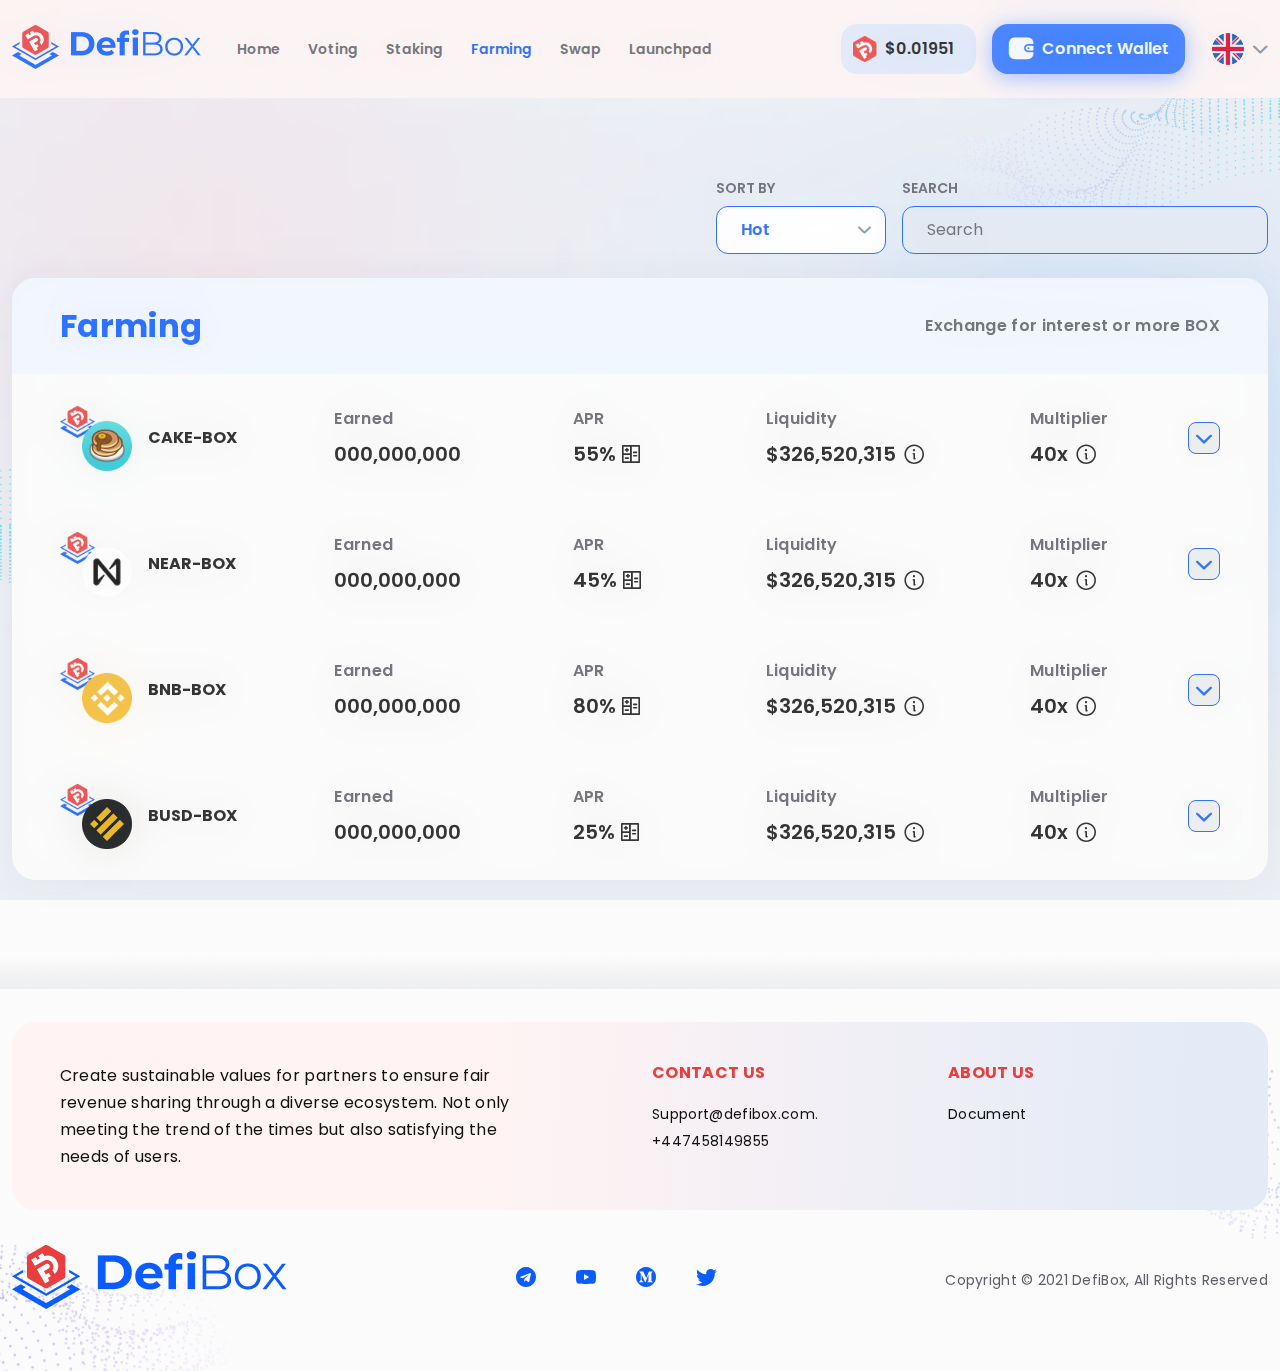
<file: farming.html>
<!doctype html>
<html lang="en">
  <head>
    <meta charset="utf-8">
    <title>DefiBox | Farming</title>
    <meta name="viewport" content="width=device-width, initial-scale=1, maximum-scale=1, user-scalable=no" />
    <link rel="icon" href="images/favicon.png" />
    <meta property="og:image" content="images/image-featured.jpg">

    <script src="assets/js/jquery-3.6.0.min.js"></script>

    <link href="assets/css/main.css" rel="stylesheet">

  </head>
  <body>
    <div class="wrapper">

      <div class="loading-page">
        <div class="loading-page__logo">
          <img src="images/logo.png" alt="Logo">
          <div class="text-center mt-3">
            <div class="spinner-border" role="status">
              <span class="visually-hidden">Loading...</span>
            </div>
          </div>
        </div>

      </div>

      <header class="header -fix">
        <div class="container d-flex align-items-center">
          <div class="d-xl-none">
            <div class="menu-mb__btn">
              <span class="iconz-bar"></span>
              <span class="iconz-bar"></span>
              <span class="iconz-bar"></span>
            </div>
          </div>

          <h1 class="logo">
            <a href="index.html">
              <img src="images/logo.png" alt="Logo">
            </a>
          </h1> <!-- .logo -->

          <nav class="main__nav d-none d-xl-block">
            <ul class="el__menu">
              <li class="menu-item"><a href="index.html">Home</a></li>
              <li class="menu-item"><a href="voting.html">Voting</a></li>
              <li class="menu-item"><a href="staking.html">Staking</a></li>
              <li class="menu-item active"><a href="farming.html">Farming</a></li>
              <li class="menu-item has-sub">
                <a href="javascript: void(0);">Swap</a>
                <ul class="sub-menu">
                  <li><a href="swap.html">Exchange</a></li>
                  <li><a href="liquidity.html">Liquidity</a></li>
                </ul>
              </li>
              <li class="menu-item"><a href="launchpad.html">Launchpad</a></li>
            </ul>
          </nav>

          <div class="header__price ms-auto">
            <img src="assets/img/header-price-img.png" width="29" height="32" alt="">
            <span class="">$0.01951</span>
          </div>

          <a href="#" class="btn -wallet" type="button" class="show-modal" data-bs-toggle="modal" data-bs-target="#connectWallet"><span>Connect wallet</span></a>
          <!-- <div class="-connected js-dropdown">
            <div class="btn js-dropdown-selected -wallet d-flex align-items-center">
              <span class="-txt me-2">0x...a78E</span>
              <i class="icon-arrow-down"></i>
            </div>
            <div class="-wallet__more js-dropdown-list">
              <ul class="-list list-unstyled">
                <li><a href="#" type="button" data-bs-toggle="modal" data-bs-target="#mangeWallet">Wallet</a></li>
                <li><a href="#" type="button" data-bs-toggle="modal" data-bs-target="#mangeWallet">Transactions</a></li>
                <li><a href="#">Your NTFs</a></li>
                <li><a href="#" class="d-flex justify-content-between align-items-center">Make a Profile <span class="-required"></span></a></li>
                <li><a href="#" class="d-flex justify-content-between align-items-center">Disconnect <i class="icon-logout"></i></a></li>
              </ul>
            </div>
          </div> -->

          <div class="languages ms-lg-4 d-none d-lg-inline-block">
            <div class="languages__label"><img src="./assets/flag/en.png" width="32" height="32" alt=""></div>
            <div class="languages__content">
              <p class="languages__text">Select language</p>
              <ul class="">
                <li class="active"><a href=""><img src="./assets/flag/en.png" width="32" height="32" alt=""><span>English</span></a></li>
                <li><a href=""><img src="./assets/flag/vi.png" width="32" height="32" alt=""><span>Vietnamese</span></a></li>
              </ul>
            </div>
          </div> <!-- .languages -->

        </div>
      </header>

      <section class="wallet-detail">
        <div class="container">
          <div class="dt__header mb-4">
            <form action="#" method="post" class="wl__form d-flex justify-content-end">
              <div class="dt__sort me-3">
                <label class="form-label mb-2">SORT BY</label>
                <div class="js-dropdown">
                  <div class="js-dropdown-selected">
                    <a href="#" class="form-control d-flex align-items-center"><span>Hot</span></a>
                    <i class="-arrow icon-arrow-down"></i>
                  </div>
                  <ul class="js-dropdown-list list-unstyled">
                    <li><a href="#">APR</a></li>
                    <li><a href="#">Multiplier</a></li>
                    <li><a href="#">Earned</a></li>
                    <li><a href="#">Liquidity</a></li>
                  </ul>
                </div>
              </div>
              <div class="dt__search">
                <label for="wl__search_farms" class="form-label mb-2">SEARCH</label>
                <input type="text" class="form-control" placeholder="Search">
              </div>
            </form>
          </div>
          <div class="wl__wrap mw-100 mx-auto">
            <header class="wl__header d-flex align-items-center justify-content-between">
              <h2 class="wl__header__title me-5">Farming</h2>
              <div class="wl__header__sub">Exchange for interest or more BOX</div>
            </header>
            <div class="hv__content">
              <div class="hv__item js-toggle">
                <header class="hv__header d-flex align-items-center flex-wrap flex-md-nowrap">
                  <div class="hv__header__token d-flex align-items-center">
                    <div class="-logo me-3">
                      <div class="-logo__small"><img src="./assets/img/pages/logo-defibox.png" alt=""></div>
                      <div class="-logo__pri"><img src="./assets/img/pages/logo-cake.png" alt=""></div>
                    </div>
                    <div class="-name">CAKE-BOX</div>
                  </div>
                  <div class="hv__header__more d-flex align-items-center justify-content-between">
                    <div class="hv__info d-flex justify-content-sm-center justify-content-md-between">
                      <div class="hv__info__item -earned">
                        <div class="-title mb-2">Earned</div>
                        <div class="-numb">000,000,000</div>
                      </div><!-- hv__info__item -->
                      <div class="hv__info__item -apr">
                        <div class="-title mb-2">APR</div>
                        <div class="-numb d-flex">
                          55%
                          <button class="-icon js-focus" data-focus="cake_bnb_lp_staked" data-modal="roiCalculator" type="button" data-bs-toggle="modal" data-bs-target="#roiCalculator">
                            <i class="icon-calculator d-none d-lg-inline-block"></i>
                          </button>
                        </div>
                      </div><!-- hv__info__item -->
                      <div class="hv__info__item -staked d-none d-lg-block">
                        <div class="-title mb-2">Liquidity</div>
                        <div class="-numb">$326,520,315<i class="-icon icon-info" data-bs-toggle="tooltip" data-bs-placement="bottom" title="Notes......"></i></div>
                      </div><!-- hv__info__item -->
                      <div class="hv__info__item -apr d-none d-lg-block">
                        <div class="-title mb-2">Multiplier</div>
                        <div class="-numb">40x<i class="-icon icon-info" data-bs-toggle="tooltip" data-bs-placement="bottom" title="Notes......"></i></div>
                      </div><!-- hv__info__item -->
                    </div><!-- hv__info -->
                    <a href="#" class="-arrow js-toggle-btn ms-auto"><i class="icon-arrow-down"></i></a>
                  </div><!-- hv__header-more -->
                </header><!-- hv__header -->
                <div class="js-toggle-show">
                  <div class="hv__action d-flex align-items-lg-start flex-wrap flex-lg-nowrap">
                    <div class="hv__info d-block d-lg-none">
                      <div class="hv__info__item d-flex align-items-center justify-content-between">
                        <div class="-title">APR</div>
                        <div class="-numb">
                          55%
                          <button class="-icon js-focus" data-focus="cake_bnb_lp_staked" data-modal="roiCalculator" type="button" data-bs-toggle="modal" data-bs-target="#roiCalculator">
                            <i class="icon-calculator"></i>
                          </button>
                        </div>
                      </div><!-- hv__info__item -->
                      <div class="hv__info__item d-flex align-items-center justify-content-between">
                        <div class="-title">Liquidity</div>
                        <div class="-numb">$326,520,315<i class="icon-info" data-bs-toggle="tooltip" data-bs-placement="bottom" title="Notes......"></i></div>
                      </div><!-- hv__info__item -->
                      <div class="hv__info__item d-flex align-items-center justify-content-between">
                        <div class="-title">Multiplier</div>
                        <div class="-numb">40x<i class="icon-info" data-bs-toggle="tooltip" data-bs-placement="bottom" title="Notes......"></i></div>
                      </div><!-- hv__info__item -->
                    </div><!-- hv__info -->
                    <ul class="hv__action__list list-unstyled">
                      <li><a href="#">Get CAKE-BOX LP <i class="icon-external-link"></i></a></li>
                      <li><a href="#">View contract <i class="icon-external-link"></i></a></li>
                      <li><a href="#">See pair info <i class="icon-external-link"></i></a></li>
                      <li class="-core">
                        <div class="-core__wrap"><i class="icon-patch-check-fill"></i>Core</div>
                      </li>
                    </ul>
                    <div class="hv__action__btn d-flex justify-content-between flex-wrap flex-sm-nowrap">
                      <div class="ac__item">
                        <label class="ac__item__txt" for="cake_earned">BOX EARNED</label>
                        <form class="wl__form ac__item__info d-flex align-items-center justify-content-between">
                          <div class="-input"><input type="text" id="cake_earned" value="0" placeholder="0" disabled></div>
                          <button href="#" class="btn -disabled" disabled><span>Harvest</span></button>
                        </form>
                      </div>
                      <div class="ac__item">
                        <label class="ac__item__txt">START FARMING</label>
                        <a href="#" class="btn -wallet" type="button" data-bs-toggle="modal" data-bs-target="#connectWallet"><span>Connect wallet</span></a>
                      </div>
                    </div>
                  </div><!-- hv__action -->
                </div>
              </div><!-- hv__item -->
              <div class="hv__item js-toggle">
                <header class="hv__header d-flex align-items-center flex-wrap flex-md-nowrap">
                  <div class="hv__header__token d-flex align-items-center">
                    <div class="-logo me-3">
                      <div class="-logo__small"><img src="./assets/img/pages/logo-defibox.png" alt=""></div>
                      <div class="-logo__pri"><img src="./assets/img/pages/logo-near.png" alt=""></div>
                    </div>
                    <div class="-name">NEAR-BOX</div>
                  </div>
                  <div class="hv__header__more d-flex align-items-center justify-content-between">
                    <div class="hv__info d-flex justify-content-sm-center justify-content-md-between">
                      <div class="hv__info__item -earned">
                        <div class="-title mb-2">Earned</div>
                        <div class="-numb">000,000,000</div>
                      </div><!-- hv__info__item -->
                      <div class="hv__info__item -apr">
                        <div class="-title mb-2">APR</div>
                        <div class="-numb d-flex">
                          45%
                          <button class="-icon js-focus" data-focus="cake_bnb_lp_staked" data-modal="roiCalculator" type="button" data-bs-toggle="modal" data-bs-target="#roiCalculator">
                            <i class="icon-calculator d-none d-lg-inline-block"></i>
                          </button>
                        </div>
                      </div><!-- hv__info__item -->
                      <div class="hv__info__item -staked d-none d-lg-block">
                        <div class="-title mb-2">Liquidity</div>
                        <div class="-numb">$326,520,315<i class="-icon icon-info" data-bs-toggle="tooltip" data-bs-placement="bottom" title="Notes......"></i></div>
                      </div><!-- hv__info__item -->
                      <div class="hv__info__item -apr d-none d-lg-block">
                        <div class="-title mb-2">Multiplier</div>
                        <div class="-numb">40x<i class="-icon icon-info" data-bs-toggle="tooltip" data-bs-placement="bottom" title="Notes......"></i></div>
                      </div><!-- hv__info__item -->
                    </div><!-- hv__info -->
                    <a href="#" class="-arrow js-toggle-btn ms-auto"><i class="icon-arrow-down"></i></a>
                  </div><!-- hv__header__more -->
                </header><!-- hv__header -->
                <div class="js-toggle-show">
                  <div class="hv__action d-flex align-items-lg-start flex-wrap flex-lg-nowrap">
                    <div class="hv__info d-block d-lg-none">
                      <div class="hv__info__item d-flex align-items-center justify-content-between">
                        <div class="-title">APR</div>
                        <div class="-numb">
                          45%
                          <button class="-icon js-focus" data-focus="cake_bnb_lp_staked" data-modal="roiCalculator" type="button" data-bs-toggle="modal" data-bs-target="#roiCalculator">
                            <i class="icon-calculator"></i>
                          </button>
                        </div>
                      </div><!-- hv__info__item -->
                      <div class="hv__info__item d-flex align-items-center justify-content-between">
                        <div class="-title">Liquidity</div>
                        <div class="-numb">$326,520,315<i class="icon-info" data-bs-toggle="tooltip" data-bs-placement="bottom" title="Notes......"></i></div>
                      </div><!-- hv__info__item -->
                      <div class="hv__info__item d-flex align-items-center justify-content-between">
                        <div class="-title">Multiplier</div>
                        <div class="-numb">40x<i class="icon-info" data-bs-toggle="tooltip" data-bs-placement="bottom" title="Notes......"></i></div>
                      </div><!-- hv__info__item -->
                    </div><!-- hv__info -->
                    <ul class="hv__action__list list-unstyled">
                      <li><a href="#">Get NEAR-BOX LP <i class="icon-external-link"></i></a></li>
                      <li><a href="#">View contract <i class="icon-external-link"></i></a></li>
                      <li><a href="#">See pair info <i class="icon-external-link"></i></a></li>
                      <li class="-core">
                        <div class="-core__wrap -community"><i class="icon-community"></i>Community</div>
                      </li>
                    </ul>
                    <div class="hv__action__btn d-flex justify-content-between flex-wrap flex-sm-nowrap">
                      <div class="ac__item">
                        <label class="ac__item__txt" for="cake_earned">BOX EARNED</label>
                        <form class="wl__form ac__item__info d-flex align-items-center justify-content-between">
                          <div class="-input"><input type="text" id="cake_earned" value="0" placeholder="0" disabled></div>
                          <button href="#" class="btn -disabled" disabled><span>Harvest</span></button>
                        </form>
                      </div>
                      <div class="ac__item">
                        <label class="ac__item__txt">START FARMING</label>
                        <a href="#" class="btn -wallet" type="button" data-bs-toggle="modal" data-bs-target="#connectWallet"><span>Connect wallet</span></a>
                      </div>
                    </div>
                  </div><!-- hv__action -->
                </div>
              </div><!-- hv__item -->
              <div class="hv__item js-toggle">
                <header class="hv__header d-flex align-items-center flex-wrap flex-md-nowrap">
                  <div class="hv__header__token d-flex align-items-center">
                    <div class="-logo me-3">
                      <div class="-logo__small"><img src="./assets/img/pages/logo-defibox.png" alt=""></div>
                      <div class="-logo__pri"><img src="./assets/img/pages/logo-bnb.png" alt=""></div>
                    </div>
                    <div class="-name">BNB-BOX</div>
                  </div>
                  <div class="hv__header__more d-flex align-items-center justify-content-between">
                    <div class="hv__info d-flex justify-content-sm-center justify-content-md-between">
                      <div class="hv__info__item -earned">
                        <div class="-title mb-2">Earned</div>
                        <div class="-numb">000,000,000</div>
                      </div><!-- hv__info__item -->
                      <div class="hv__info__item -apr">
                        <div class="-title mb-2">APR</div>
                        <div class="-numb d-flex">
                          80%
                          <button class="-icon js-focus" data-focus="cake_bnb_lp_staked" data-modal="roiCalculator" type="button" data-bs-toggle="modal" data-bs-target="#roiCalculator">
                            <i class="icon-calculator d-none d-lg-inline-block"></i>
                          </button>
                        </div>
                      </div><!-- hv__info__item -->
                      <div class="hv__info__item -staked d-none d-lg-block">
                        <div class="-title mb-2">Liquidity</div>
                        <div class="-numb">$326,520,315<i class="-icon icon-info" data-bs-toggle="tooltip" data-bs-placement="bottom" title="Notes......"></i></div>
                      </div><!-- hv__info__item -->
                      <div class="hv__info__item -apr d-none d-lg-block">
                        <div class="-title mb-2">Multiplier</div>
                        <div class="-numb">40x<i class="-icon icon-info" data-bs-toggle="tooltip" data-bs-placement="bottom" title="Notes......"></i></div>
                      </div><!-- hv__info__item -->
                    </div><!-- hv__info -->
                    <a href="#" class="-arrow js-toggle-btn ms-auto"><i class="icon-arrow-down"></i></a>
                  </div><!-- hv__info -->
                </header><!-- hv__header__more -->
                <div class="js-toggle-show">
                  <div class="hv__action d-flex align-items-lg-start flex-wrap flex-lg-nowrap">
                    <div class="hv__info d-block d-lg-none">
                      <div class="hv__info__item d-flex align-items-center justify-content-between">
                        <div class="-title">APR</div>
                        <div class="-numb">
                          80%
                          <button class="-icon js-focus" data-focus="cake_bnb_lp_staked" data-modal="roiCalculator" type="button" data-bs-toggle="modal" data-bs-target="#roiCalculator">
                            <i class="icon-calculator"></i>
                          </button>
                        </div>
                      </div><!-- hv__info__item -->
                      <div class="hv__info__item d-flex align-items-center justify-content-between">
                        <div class="-title">Liquidity</div>
                        <div class="-numb">$326,520,315<i class="icon-info" data-bs-toggle="tooltip" data-bs-placement="bottom" title="Notes......"></i></div>
                      </div><!-- hv__info__item -->
                      <div class="hv__info__item d-flex align-items-center justify-content-between">
                        <div class="-title">Multiplier</div>
                        <div class="-numb">40x<i class="icon-info" data-bs-toggle="tooltip" data-bs-placement="bottom" title="Notes......"></i></div>
                      </div><!-- hv__info__item -->
                    </div><!-- hv__info -->
                    <ul class="hv__action__list list-unstyled">
                      <li><a href="#">Get BNB-BOX LP <i class="icon-external-link"></i></a></li>
                      <li><a href="#">View contract <i class="icon-external-link"></i></a></li>
                      <li><a href="#">See pair info <i class="icon-external-link"></i></a></li>
                      <li class="-core">
                        <div class="-core__wrap -community"><i class="icon-community"></i>Community</div>
                      </li>
                    </ul>
                    <div class="hv__action__btn d-flex justify-content-between flex-wrap flex-sm-nowrap">
                      <div class="ac__item">
                        <label class="ac__item__txt" for="cake_earned">BOX EARNED</label>
                        <form class="wl__form ac__item__info d-flex align-items-center justify-content-between">
                          <div class="-input"><input type="text" id="cake_earned" value="0" placeholder="0" disabled></div>
                          <button href="#" class="btn -disabled" disabled><span>Harvest</span></button>
                        </form>
                      </div>
                      <div class="ac__item">
                        <label class="ac__item__txt">START FARMING</label>
                        <a href="#" class="btn -wallet" type="button" data-bs-toggle="modal" data-bs-target="#connectWallet"><span>Connect wallet</span></a>
                      </div>
                    </div>
                  </div><!-- hv__action -->
                </div>
              </div><!-- hv__item -->
              <div class="hv__item js-toggle">
                <header class="hv__header d-flex align-items-center flex-wrap flex-md-nowrap">
                  <div class="hv__header__token d-flex align-items-center">
                    <div class="-logo me-3">
                      <div class="-logo__small"><img src="./assets/img/pages/logo-defibox.png" alt=""></div>
                      <div class="-logo__pri"><img src="./assets/img/pages/logo-busd.png" alt=""></div>
                    </div>
                    <div class="-name">BUSD-BOX</div>
                  </div>
                  <div class="hv__header__more d-flex align-items-center justify-content-between">
                    <div class="hv__info d-flex justify-content-sm-center justify-content-md-between">
                      <div class="hv__info__item -earned">
                        <div class="-title mb-2">Earned</div>
                        <div class="-numb">000,000,000</div>
                      </div><!-- hv__info__item -->
                      <div class="hv__info__item -apr">
                        <div class="-title mb-2">APR</div>
                        <div class="-numb d-flex">
                          25%
                          <button class="-icon js-focus" data-focus="cake_bnb_lp_staked" data-modal="roiCalculator" type="button" data-bs-toggle="modal" data-bs-target="#roiCalculator">
                            <i class="icon-calculator d-none d-lg-inline-block"></i>
                          </button>
                        </div>
                      </div><!-- hv__info__item -->
                      <div class="hv__info__item -staked d-none d-lg-block">
                        <div class="-title mb-2">Liquidity</div>
                        <div class="-numb">$326,520,315<i class="-icon icon-info" data-bs-toggle="tooltip" data-bs-placement="bottom" title="Notes......"></i></div>
                      </div><!-- hv__info__item -->
                      <div class="hv__info__item -apr d-none d-lg-block">
                        <div class="-title mb-2">Multiplier</div>
                        <div class="-numb">40x<i class="-icon icon-info" data-bs-toggle="tooltip" data-bs-placement="bottom" title="Notes......"></i></div>
                      </div><!-- hv__info__item -->
                    </div><!-- hv__info -->
                    <a href="#" class="-arrow js-toggle-btn ms-auto"><i class="icon-arrow-down"></i></a>
                  </div><!-- hv__header__more -->
                </header><!-- hv__header -->
                <div class="js-toggle-show">
                  <div class="hv__action d-flex align-items-lg-start flex-wrap flex-lg-nowrap">
                    <div class="hv__info d-block d-lg-none">
                      <div class="hv__info__item d-flex align-items-center justify-content-between">
                        <div class="-title">APR</div>
                        <div class="-numb">
                          25%
                          <button class="-icon js-focus" data-focus="cake_bnb_lp_staked" data-modal="roiCalculator" type="button" data-bs-toggle="modal" data-bs-target="#roiCalculator">
                            <i class="icon-calculator"></i>
                          </button>
                        </div>
                      </div><!-- hv__info__item -->
                      <div class="hv__info__item d-flex align-items-center justify-content-between">
                        <div class="-title">Liquidity</div>
                        <div class="-numb">$326,520,315<i class="icon-info" data-bs-toggle="tooltip" data-bs-placement="bottom" title="Notes......"></i></div>
                      </div><!-- hv__info__item -->
                      <div class="hv__info__item d-flex align-items-center justify-content-between">
                        <div class="-title">Multiplier</div>
                        <div class="-numb">40x<i class="icon-info" data-bs-toggle="tooltip" data-bs-placement="bottom" title="Notes......"></i></div>
                      </div><!-- hv__info__item -->
                    </div><!-- hv__info -->
                    <ul class="hv__action__list list-unstyled">
                      <li><a href="#">Get BUSD-BOX LP <i class="icon-external-link"></i></a></li>
                      <li><a href="#">View contract <i class="icon-external-link"></i></a></li>
                      <li><a href="#">See pair info <i class="icon-external-link"></i></a></li>
                      <li class="-core">
                        <div class="-core__wrap -community"><i class="icon-community"></i>Community</div>
                      </li>
                    </ul>
                    <div class="hv__action__btn d-flex justify-content-between flex-wrap flex-sm-nowrap">
                      <div class="ac__item">
                        <label class="ac__item__txt" for="cake_earned">BOX EARNED</label>
                        <form class="wl__form ac__item__info d-flex align-items-center justify-content-between">
                          <div class="-input"><input type="text" id="cake_earned" value="0" placeholder="0" disabled></div>
                          <button href="#" class="btn -disabled" disabled><span>Harvest</span></button>
                        </form>
                      </div>
                      <div class="ac__item">
                        <label class="ac__item__txt">START FARMING</label>
                        <a href="#" class="btn -wallet" type="button" data-bs-toggle="modal" data-bs-target="#connectWallet"><span>Connect wallet</span></a>
                      </div>
                    </div>
                  </div><!-- hv__action -->
                </div>
              </div><!-- hv__item -->
            </div>
          </div>
        </div>
      </section>

      <!-- modal connect wallet -->
      <div class="modal fade wl__modal -connect" id="connectWallet" tabindex="-1" aria-labelledby="connectWalletTitle" aria-hidden="true">
        <div class="modal-dialog modal-dialog-centered modal-dialog-scrollable">
          <div class="modal-content">
            <div class="modal-header -border -border__bottom">
              <h3 class="modal-title" id="connectWalletTitle">Connect wallet</h3>
              <button type="button" class="-close" data-bs-dismiss="modal" aria-label="Close"><i class="icon-close"></i></button>
            </div>
            <div class="modal-body">
              <form action="#" method="post" class="wl__form js-attr-disable">
                <div class="form-group scroll__wrap">
                  <ul class="wallet-list scroll__wrap__content d-flex flex-wrap justify-content-between">
                    <li class="tk__item d-flex flex-column flex-md-row align-items-between align-items-md-center justify-content-between">
                      <input type="radio" name="token" id="wl__metamask" class="-check js-attr-checkbox">
                      <label for="wl__metamask" class="-name order-last order-md-first"><span>Metamask</span></label>
                      <div class="-logo d-flex align-items-center justify-content-start justify-content-md-center mb-3 mb-md-0"><img src="./assets/img/pages/logo-metamask.png" alt=""></div>
                    </li><!-- end tk__item -->
                    <li class="tk__item d-flex flex-column flex-md-row align-items-between align-items-md-center justify-content-between">
                      <input type="radio" name="token" id="wl__bnb" class="-check js-attr-checkbox">
                      <label for="wl__bnb" class="-name order-last order-md-first"><span>Binance Smart Chain</span></label>
                      <div class="-logo d-flex align-items-center justify-content-start justify-content-md-center mb-3 mb-md-0"><img src="./assets/img/pages/logo-bnb-light.png" alt=""></div>
                    </li><!-- end tk__item -->
                    <li class="tk__item d-flex flex-column flex-md-row align-items-between align-items-md-center justify-content-between">
                      <input type="radio" name="token" id="wl__eth" class="-check js-attr-checkbox">
                      <label for="wl__eth" class="-name order-last order-md-first"><span>Ethereum</span></label>
                      <div class="-logo d-flex align-items-center justify-content-start justify-content-md-center mb-3 mb-md-0"><img src="./assets/img/pages/logo-eth.png" alt=""></div>
                    </li><!-- end tk__item -->
                    <li class="tk__item d-flex flex-column flex-md-row align-items-between align-items-md-center justify-content-between">
                      <input type="radio" name="token" id="wl__usdt" class="-check js-attr-checkbox">
                      <label for="wl__usdt" class="-name order-last order-md-first"><span>BOX</span></label>
                      <div class="-logo d-flex align-items-center justify-content-start justify-content-md-center mb-3 mb-md-0"><img src="./assets/img/pages/logo-defibox.png" alt=""></div>
                    </li><!-- end tk__item -->
                  </ul>
                </div><!-- end form-group -->
                <button class="btn -wallet -submit -disabled js-attr-button" disabled type="submit"><span>Connect wallet</span></button>
                <div class="-note text-center">No wallet found. Make sure extension is installed.</div>
              </form>
            </div>
          </div>
        </div>
      </div>
      <!-- end modal connect wallet -->

      <!-- modal ROI Calculator -->
      <div class="modal fade wl__modal -connect" id="roiCalculator" tabindex="-1" aria-labelledby="roiCalculatorTitle" aria-hidden="true">
        <div class="modal-dialog modal-dialog-centered modal-dialog-scrollable">
          <div class="modal-content">
            <div class="modal-header -border -border__bottom">
              <h3 class="modal-title" id="roiCalculatorTitle">ROI Calculator</h3>
              <button type="button" class="-close" data-bs-dismiss="modal" aria-label="Close"><i class="icon-close"></i></button>
            </div><!-- modal-header -->
            <div class="modal-body">
              <form action="#" method="post" class="wl__form">
                <div class="form-group">
                  <label for="cake_bnb_lp_staked" class="form-label">CAKE-BOX LP STAKED</label>
                  <div class="-calculator position-relative d-flex align-items-center mb-3" for="cake_bnb_lp_staked">
                    <div class="cc__wrap">
                      <div class="cc__input d-flex justify-content-end align-items-center mb-3">
                        <input type="number" class="form-control" id="cake_bnb_lp_staked" placeholder="0.00" />
                        <span class="cc__input__txt ms-2">USD</span>
                      </div>
                      <div class="cc__txt">0.00 CAKE-BOX LP</div>
                    </div>
                    <div class="cc__icon ms-3">
                      <i class="icon-up-down"></i>
                    </div>
                  </div><!-- -calculator -->
                  <div class="-choose d-flex justify-content-end align-items-center">
                    <button class="-choose__btn">$100</button>
                    <button class="-choose__btn">$1000</button>
                    <button class="-choose__btn -disabled" disabled>MY BALANCE</button>
                    <span class="-choose__icon"><i class="icon-question-circle" data-bs-toggle="tooltip" data-bs-placement="bottom" title="Notes......"></i></span>
                  </div>
                </div><!-- form-group -->
                <div class="form-group">
                  <label class="form-label">STAKED FOR</label>
                  <div class="cc__staked cc__time">
                    <div class="cc__time__wrap d-flex">
                      <div class="cc__time__item">
                        <input type="radio" name="cc__staked" id="cc__staked__1D">
                        <label for="cc__staked__1D">1D</label>
                      </div>
                      <div class="cc__time__item">
                        <input type="radio" name="cc__staked" id="cc__staked__7D">
                        <label for="cc__staked__7D">7D</label>
                      </div>
                      <div class="cc__time__item">
                        <input type="radio" name="cc__staked" id="cc__staked__30D">
                        <label for="cc__staked__30D">30D</label>
                      </div>
                      <div class="cc__time__item">
                        <input type="radio" name="cc__staked" id="cc__staked__1Y" checked>
                        <label for="cc__staked__1Y">1Y</label>
                      </div>
                      <div class="cc__time__item">
                        <input type="radio" name="cc__staked" id="cc__staked__5Y">
                        <label for="cc__staked__5Y">5Y</label>
                      </div>
                    </div>
                  </div>
                </div><!-- form-group -->
                <div class="form-group">
                  <label class="form-label">COMPOUNDING EVERY</label>
                  <div class="cc__compounding cc__time d-flex align-items-center">
                    <div class="cc__time__status me-3">
                      <input type="checkbox" name="cc__compounding" id="cc__compounding__status">
                      <label for="cc__compounding__status"><i class="icon-check"></i></label>
                    </div>
                    <div class="cc__time__wrap d-flex -disabled">
                      <div class="cc__time__item">
                        <input type="radio" name="cc__compounding" id="cc__compounding__1D" checked disabled>
                        <label for="cc__compounding__1D">1D</label>
                      </div>
                      <div class="cc__time__item">
                        <input type="radio" name="cc__compounding" id="cc__compounding__7D" disabled>
                        <label for="cc__compounding__7D">7D</label>
                      </div>
                      <div class="cc__time__item">
                        <input type="radio" name="cc__compounding" id="cc__compounding__14D" disabled>
                        <label for="cc__compounding__14D">14D</label>
                      </div>
                      <div class="cc__time__item">
                        <input type="radio" name="cc__compounding" id="cc__compounding__30D" disabled>
                        <label for="cc__compounding__30D">30D</label>
                      </div>
                    </div>
                  </div>
                </div><!-- form-group -->
                <div class="form-group cc__convert d-flex align-items-center justify-content-center">
                  <i class="icon-arrow-down-tall"></i>
                </div><!-- form-group -->
                <div class="form-group">
                  <div class="cc__rate">
                    <div class="cc__rate__wrap">
                      <label class="form-label">ROI AT CURRENT RATES</label>
                      <div class="cc__rate__input position-relative d-flex align-items-center justify-content-between">
                        <input type="checkbox" name="" id="cc__rate__input__edit">
                        <span class="-sym position-absolute">$</span>
                        <input type="number" class="form-control" value="0.00" id="cc__rate__input__price">
                        <label for="cc__rate__input__edit" class="ms-4 position-relative js-focus" data-focus="cc__rate__input__price" data-modal="roiCalculator">
                          <i class="icon-pencil position-absolute top-50 start-50 translate-middle"></i>
                          <i class="icon-check position-absolute top-50 start-50 translate-middle"></i>
                        </label>
                      </div>
                      <div class="-txt mt-2">~ 0 CAKE (0.00%)</div>
                    </div>
                  </div>
                </div><!-- form-group -->
              </form>
            </div><!-- modal-body -->
            <div class="modal-footer d-block cc__detail js-toggle">
              <a href="#" class="js-toggle-btn cc__detail__btn d-flex align-items-center justify-content-center"><i class="icon-arrow-down"></i></a>
              <div class="cc__detail__content js-toggle-show">
                <ul class="-list unstyled">
                  <li class="-list__item d-flex align-items-center justify-content-between">
                    <div class="-txt">APR (incl. LP rewards)</div>
                    <div class="-numb">43.3%</div>
                  </li>
                  <li class="-list__item d-flex align-items-center justify-content-between">
                    <div class="-txt">Base APR (CAKE yield only)</div>
                    <div class="-numb">38.61%</div>
                  </li>
                  <li class="-list__item d-flex align-items-center justify-content-between">
                    <div class="-txt">APY (1x daily compound)</div>
                    <div class="-numb">46.81%</div>
                  </li>
                  <li class="-list__item d-flex align-items-center justify-content-between">
                    <div class="-txt">Farm Multiplier</div>
                    <div class="-numb">40X<i class="-icon icon-info ms-2" data-bs-toggle="tooltip" data-bs-placement="bottom" title="Notes......"></i></div>
                  </li>
                </ul>
                <ul class="-info list-instyled">
                  <li>Calculated based on current rates.</li>
                  <li>LP rewards: 0.17% trading fees, distributed proportionally among LP token holders.</li>
                  <li>All figures are estimates provided for your convenience only, and by no means represent guaranteed returns.</li>
                </ul>
                <div class="-link text-center"><a href="#" class="d-inline-flex align-items-center">Get CAKE-BOX<i class="icon-external-link ms-2"></i></a></div>
              </div>
            </div><!-- modal-footer -->
          </div>
        </div>
      </div>
      <!-- end modal ROI Calculator -->

      <footer class="footer">
        <div class="container">
          <div class="footer-info">
            <div class="row">
              <div class="col-lg-5">
                <div class="footer__item footer-info__txt">
                  Create sustainable values for partners to ensure fair revenue sharing through a diverse ecosystem. Not only meeting the trend of the times but also satisfying the needs of users.
                </div>
              </div>
              <div class="col-8 col-lg-3 offset-lg-1">
                <div class="footer__item">
                  <div class="footer__title">CONTACT US</div>
                  <div><a href="mailto:support@defibox.com">Support@defibox.com.</a></div>
                  <div><a href="tel:+447458149855">+447458149855</a></div>
                </div>
              </div>
              <div class="col-4 col-lg-3">
                <div class="footer__item">
                  <div class="footer__title">ABOUT US</div>
                  <a href="https://docs.defibox.com/" target="_blank">Document</a>
                </div>
              </div>
            </div>
          </div><!-- footer-info -->
          <div class="footer-bottom d-lg-flex align-items-center justify-content-between">
            <div class="footer__logo">
              <a href="index.html">
                <img src="images/footer-logo.png" alt="Logo">
              </a>
            </div><!-- footer__logo -->
            <div class="footer__social">
              <ul class="-list">
                <li><a href="#" target="_blank"><img src="assets/img/telegram.svg" width="24" height="24" alt=""></a></li>
                <li><a href="#" target="_blank"><img src="assets/img/youtube.svg" width="24" height="24" alt=""></a></li>
                <li><a href="#" target="_blank"><img src="assets/img/medium.svg" width="24" height="24" alt=""></a></li>
                <li><a href="#" target="_blank"><img src="assets/img/twitter.svg" width="24" height="24" alt=""></a></li>
              </ul>
            </div><!-- footer__socical -->
            <div class="copyright">
              <p>Copyright © 2021 DefiBox, All Rights Reserved</p>
            </div><!-- copyright -->
          </div><!-- footer-bottom -->
        </div>
      </footer>

      <nav id="menu__mobile" class="nav__mobile">
        <div class="nav__mobile__content">
          <div class="menu-mb__btn">
            <span class="iconz-bar"></span>
            <span class="iconz-bar"></span>
            <span class="iconz-bar"></span>
          </div>
          <div class="nav__mobile--logo text-center">
            <a href="index.html"><img src="images/logo.png" alt="Logo"></a>
          </div>
          <ul class="nav__mobile--ul">
            <li class="menu-item"><a href="index.html">Home</a></li>
            <li class="menu-item"><a href="voting.html">Voting</a></li>
            <li class="menu-item"><a href="staking.html">Staking</a></li>
            <li class="menu-item active"><a href="farming.html">Farming</a></li>
            <li class="menu-item js-toggle">
              <a href="javascript: void(0);" class="js-toggle-btn">Swap</a>
              <ul class="sub-menu js-toggle-show">
                <li><a href="swap.html">Exchange</a></li>
                <li><a href="liquidity.html">Liquidity</a></li>
              </ul>
            </li>
            <li class="menu-item"><a href="launchpad.html">Launchpad</a></li>
          </ul>
          <div class="languages">
            <div class="languages__label"><img src="./assets/flag/en.png" width="24" height="12" alt=""><span>English</span></div>
            <div class="languages__content">
              <p class="languages__text">Select language</p>
              <ul class="">
                <li class="active"><a href=""><img src="./assets/flag/en.png" width="24" height="12" alt=""><span>English</span></a></li>
                <li><a href=""><img src="./assets/flag/vi.png" width="24" height="12" alt=""><span>Vietnamese</span></a></li>
              </ul>
            </div>
          </div> <!-- .languages -->

        </div>
      </nav>
    </div> <!-- .wrapper -->

    <script src="assets/libs/bootstrap/js/bootstrap.bundle.min.js"></script>

    <script src="assets/js/main.js"></script>

  </body>
</html>
</file>
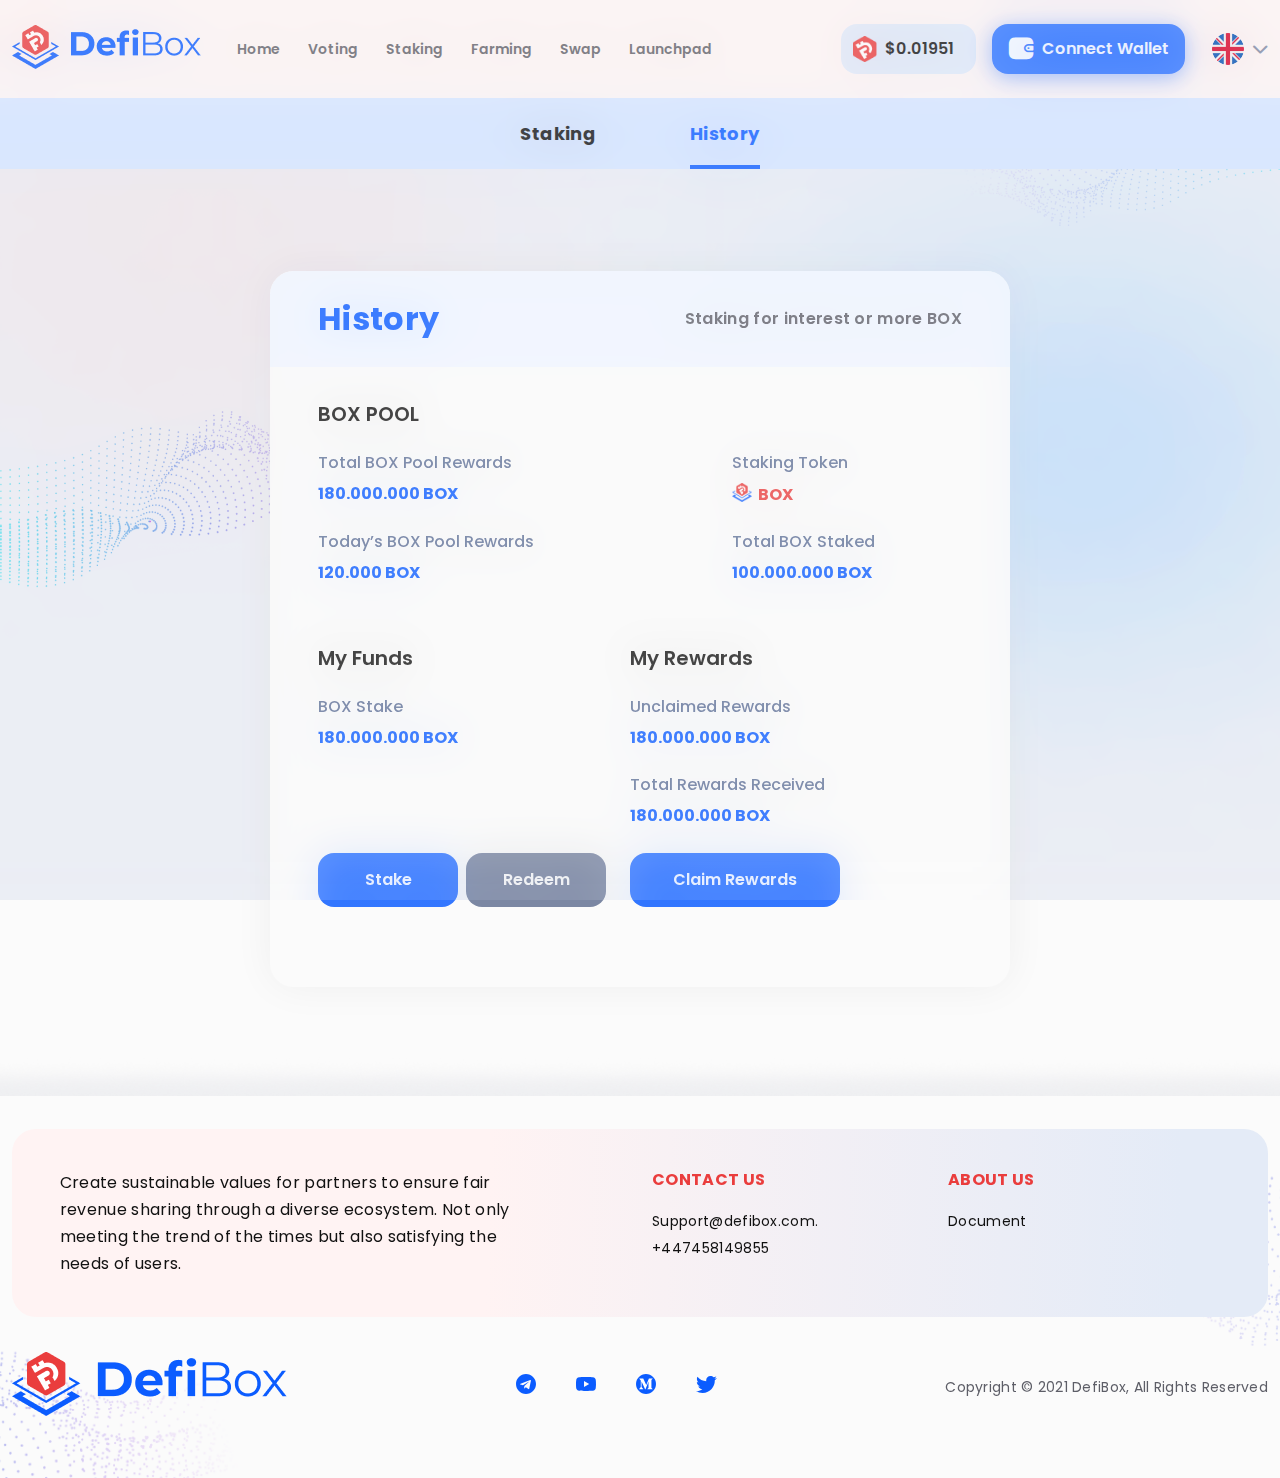
<file: history.html>
<!doctype html>
<html lang="en">
  <head>
    <meta charset="utf-8">
    <title>DefiBox | History</title>
    <meta name="viewport" content="width=device-width, initial-scale=1, maximum-scale=1, user-scalable=no" />
    <link rel="icon" href="images/favicon.png" />
    <meta property="og:image" content="images/image-featured.jpg">

    <script src="assets/js/jquery-3.6.0.min.js"></script>

    <link href="assets/css/main.css" rel="stylesheet">

  </head>
  <body>
    <div class="wrapper">

      <div class="loading-page">
        <div class="loading-page__logo">
          <img src="images/logo.png" alt="Logo">
          <div class="text-center mt-3">
            <div class="spinner-border" role="status">
              <span class="visually-hidden">Loading...</span>
            </div>
          </div>
        </div>

      </div>

      <header class="header -fix">
        <div class="container d-flex align-items-center">
          <div class="d-xl-none">
            <div class="menu-mb__btn">
              <span class="iconz-bar"></span>
              <span class="iconz-bar"></span>
              <span class="iconz-bar"></span>
            </div>
          </div>

          <h1 class="logo">
            <a href="index.html">
              <img src="images/logo.png" alt="Logo">
            </a>
          </h1> <!-- .logo -->

          <nav class="main__nav d-none d-xl-block">
            <ul class="el__menu">
              <li class="menu-item"><a href="index.html">Home</a></li>
              <li class="menu-item"><a href="voting.html">Voting</a></li>
              <li class="menu-item"><a href="staking.html">Staking</a></li>
              <li class="menu-item"><a href="farming.html">Farming</a></li>
              <li class="menu-item has-sub">
                <a href="javascript: void(0);">Swap</a>
                <ul class="sub-menu">
                  <li><a href="swap.html">Exchange</a></li>
                  <li><a href="liquidity.html">Liquidity</a></li>
                </ul>
              </li>
              <li class="menu-item"><a href="launchpad.html">Launchpad</a></li>
            </ul>
          </nav>

          <div class="header__price ms-auto">
            <img src="assets/img/header-price-img.png" width="29" height="32" alt="">
            <span class="">$0.01951</span>
          </div>

          <a href="#" class="btn -wallet" type="button" class="show-modal" data-bs-toggle="modal" data-bs-target="#connectWallet"><span>Connect wallet</span></a>
          <!-- <div class="-connected js-dropdown">
            <div class="btn js-dropdown-selected -wallet d-flex align-items-center">
              <span class="-txt me-2">0x...a78E</span>
              <i class="icon-arrow-down"></i>
            </div>
            <div class="-wallet__more js-dropdown-list">
              <ul class="-list list-unstyled">
                <li><a href="#" type="button" data-bs-toggle="modal" data-bs-target="#mangeWallet">Wallet</a></li>
                <li><a href="#" type="button" data-bs-toggle="modal" data-bs-target="#mangeWallet">Transactions</a></li>
                <li><a href="#">Your NTFs</a></li>
                <li><a href="#" class="d-flex justify-content-between align-items-center">Make a Profile <span class="-required"></span></a></li>
                <li><a href="#" class="d-flex justify-content-between align-items-center">Disconnect <i class="icon-logout"></i></a></li>
              </ul>
            </div>
          </div> -->

          <div class="languages ms-lg-4 d-none d-lg-inline-block">
            <div class="languages__label"><img src="./assets/flag/en.png" width="32" height="32" alt=""></div>
            <div class="languages__content">
              <p class="languages__text">Select language</p>
              <ul class="">
                <li class="active"><a href=""><img src="./assets/flag/en.png" width="32" height="32" alt=""><span>English</span></a></li>
                <li><a href=""><img src="./assets/flag/vi.png" width="32" height="32" alt=""><span>Vietnamese</span></a></li>
              </ul>
            </div>
          </div> <!-- .languages -->

        </div>
      </header>

      <section class="wallet-detail">
        <nav class="wallet-tabs">
          <a href="staking.html">Staking</a>
          <a href="history.html" class="is-active">History</a>
        </nav>

        <div class="container">
          <div class="wl__wrap mx-auto">
            <header class="wl__header d-flex align-items-center justify-content-between">
              <h2 class="wl__header__title me-5">History</h2>
              <div class="wl__header__sub">Staking for interest or more BOX</div>
            </header><!-- wl__header -->
            <div class="wl__content hs__content">
              <div class="hs__title">BOX POOL</div>
              <div class="hs__info d-sm-flex flex-sm-wrap justify-content-between">
                <div class="hs__item">
                  <div class="-title">Total BOX Pool Rewards</div>
                  <div class="-info">180.000.000 BOX</div>
                </div><!-- hs__item -->
                <div class="hs__item">
                  <div class="-title">Staking Token</div>
                  <div class="-info -highlight"><img src="./assets/img/pages/logo-defibox.png" alt="">BOX</div>
                </div><!-- hs__item -->
                <div class="hs__item">
                  <div class="-title">Today’s BOX Pool Rewards</div>
                  <div class="-info">120.000 BOX</div>
                </div><!-- hs__item -->
                <div class="hs__item">
                  <div class="-title">Total BOX Staked</div>
                  <div class="-info">100.000.000 BOX</div>
                </div><!-- hs__item -->
              </div><!-- hs__info -->

              <div class="hs__action d-sm-flex flex-sm-wrap flex-md-nowrap justify-content-between">
                <div class="hs__action__item d-sm-flex flex-sm-column">
                  <div class="hs__title">My Funds</div>
                  <div class="-txt">
                    <div class="hs__item">
                      <div class="-title">BOX Stake</div>
                      <div class="-info">180.000.000 BOX</div>
                    </div><!-- hs__item -->
                  </div>
                  <div class="-action d-flex">
                    <a href="#" class="btn"><span>Stake</span></a>
                    <a href="#" class="btn -redeem"><span>Redeem</span></a>
                  </div>
                </div><!-- hs__action__item -->
                <div class="hs__action__item d-sm-flex flex-sm-column">
                  <div class="hs__title">My Rewards</div>
                  <div class="-txt d-sm-flex flex-sm-wrap">
                    <div class="hs__item">
                      <div class="-title">Unclaimed Rewards</div>
                      <div class="-info">180.000.000 BOX</div>
                    </div><!-- hs__item -->
                    <div class="hs__item">
                      <div class="-title">Total Rewards Received</div>
                      <div class="-info">180.000.000 BOX</div>
                    </div><!-- hs__item -->
                  </div>
                  <div class="-action d-flex">
                    <a href="#" class="btn -claim"><span>Claim rewards</span></a>
                  </div>
                </div><!-- hs__action__item -->
              </div><!-- hs__action -->
            </div><!-- hs__content -->
          </div>
        </div>
      </section>

      <!-- modal connect wallet -->
      <div class="modal fade wl__modal -connect" id="connectWallet" tabindex="-1" aria-labelledby="connectWalletTitle" aria-hidden="true">
        <div class="modal-dialog modal-dialog-centered modal-dialog-scrollable">
          <div class="modal-content">
            <div class="modal-header -border -border__bottom">
              <h3 class="modal-title" id="connectWalletTitle">Connect wallet</h3>
              <button type="button" class="-close" data-bs-dismiss="modal" aria-label="Close"><i class="icon-close"></i></button>
            </div>
            <div class="modal-body">
              <form action="#" method="post" class="wl__form js-attr-disable">
                <div class="form-group scroll__wrap">
                  <ul class="wallet-list scroll__wrap__content d-flex flex-wrap justify-content-between">
                    <li class="tk__item d-flex flex-column flex-md-row align-items-between align-items-md-center justify-content-between">
                      <input type="radio" name="token" id="wl__metamask" class="-check js-attr-checkbox">
                      <label for="wl__metamask" class="-name order-last order-md-first"><span>Metamask</span></label>
                      <div class="-logo d-flex align-items-center justify-content-start justify-content-md-center mb-3 mb-md-0"><img src="./assets/img/pages/logo-metamask.png" alt=""></div>
                    </li><!-- end tk__item -->
                    <li class="tk__item d-flex flex-column flex-md-row align-items-between align-items-md-center justify-content-between">
                      <input type="radio" name="token" id="wl__bnb" class="-check js-attr-checkbox">
                      <label for="wl__bnb" class="-name order-last order-md-first"><span>Binance Smart Chain</span></label>
                      <div class="-logo d-flex align-items-center justify-content-start justify-content-md-center mb-3 mb-md-0"><img src="./assets/img/pages/logo-bnb-light.png" alt=""></div>
                    </li><!-- end tk__item -->
                    <li class="tk__item d-flex flex-column flex-md-row align-items-between align-items-md-center justify-content-between">
                      <input type="radio" name="token" id="wl__eth" class="-check js-attr-checkbox">
                      <label for="wl__eth" class="-name order-last order-md-first"><span>Ethereum</span></label>
                      <div class="-logo d-flex align-items-center justify-content-start justify-content-md-center mb-3 mb-md-0"><img src="./assets/img/pages/logo-eth.png" alt=""></div>
                    </li><!-- end tk__item -->
                    <li class="tk__item d-flex flex-column flex-md-row align-items-between align-items-md-center justify-content-between">
                      <input type="radio" name="token" id="wl__usdt" class="-check js-attr-checkbox">
                      <label for="wl__usdt" class="-name order-last order-md-first"><span>BOX</span></label>
                      <div class="-logo d-flex align-items-center justify-content-start justify-content-md-center mb-3 mb-md-0"><img src="./assets/img/pages/logo-defibox.png" alt=""></div>
                    </li><!-- end tk__item -->
                  </ul>
                </div><!-- end form-group -->
                <button class="btn -wallet -submit -disabled js-attr-button" disabled type="submit"><span>Connect wallet</span></button>
                <div class="-note text-center">No wallet found. Make sure extension is installed.</div>
              </form>
            </div>
          </div>
        </div>
      </div>
      <!-- end modal connect wallet -->

      <footer class="footer">
        <div class="container">
          <div class="footer-info">
            <div class="row">
              <div class="col-lg-5">
                <div class="footer__item footer-info__txt">
                  Create sustainable values for partners to ensure fair revenue sharing through a diverse ecosystem. Not only meeting the trend of the times but also satisfying the needs of users.
                </div>
              </div>
              <div class="col-8 col-lg-3 offset-lg-1">
                <div class="footer__item">
                  <div class="footer__title">CONTACT US</div>
                  <div><a href="mailto:support@defibox.com">Support@defibox.com.</a></div>
                  <div><a href="tel:+447458149855">+447458149855</a></div>
                </div>
              </div>
              <div class="col-4 col-lg-3">
                <div class="footer__item">
                  <div class="footer__title">ABOUT US</div>
                  <a href="https://docs.defibox.com/" target="_blank">Document</a>
                </div>
              </div>
            </div>
          </div><!-- footer-info -->
          <div class="footer-bottom d-lg-flex align-items-center justify-content-between">
            <div class="footer__logo">
              <a href="index.html">
                <img src="images/footer-logo.png" alt="Logo">
              </a>
            </div><!-- footer__logo -->
            <div class="footer__social">
              <ul class="-list">
                <li><a href="#" target="_blank"><img src="assets/img/telegram.svg" width="24" height="24" alt=""></a></li>
                <li><a href="#" target="_blank"><img src="assets/img/youtube.svg" width="24" height="24" alt=""></a></li>
                <li><a href="#" target="_blank"><img src="assets/img/medium.svg" width="24" height="24" alt=""></a></li>
                <li><a href="#" target="_blank"><img src="assets/img/twitter.svg" width="24" height="24" alt=""></a></li>
              </ul>
            </div><!-- footer__socical -->
            <div class="copyright">
              <p>Copyright © 2021 DefiBox, All Rights Reserved</p>
            </div><!-- copyright -->
          </div><!-- footer-bottom -->
        </div>
      </footer>

      <nav id="menu__mobile" class="nav__mobile">
        <div class="nav__mobile__content">
          <div class="menu-mb__btn">
            <span class="iconz-bar"></span>
            <span class="iconz-bar"></span>
            <span class="iconz-bar"></span>
          </div>
          <div class="nav__mobile--logo text-center">
            <a href="index.html"><img src="images/logo.png" alt="Logo"></a>
          </div>
          <ul class="nav__mobile--ul">
            <li class="menu-item"><a href="index.html">Home</a></li>
            <li class="menu-item"><a href="voting.html">Voting</a></li>
            <li class="menu-item"><a href="staking.html">Staking</a></li>
            <li class="menu-item"><a href="farming.html">Farming</a></li>
            <li class="menu-item js-toggle">
              <a href="javascript: void(0);" class="js-toggle-btn">Swap</a>
              <ul class="sub-menu js-toggle-show">
                <li><a href="swap.html">Exchange</a></li>
                <li><a href="liquidity.html">Liquidity</a></li>
              </ul>
            </li>
            <li class="menu-item"><a href="launchpad.html">Launchpad</a></li>
          </ul>
          <div class="languages">
            <div class="languages__label"><img src="./assets/flag/en.png" width="24" height="12" alt=""><span>English</span></div>
            <div class="languages__content">
              <p class="languages__text">Select language</p>
              <ul class="">
                <li class="active"><a href=""><img src="./assets/flag/en.png" width="24" height="12" alt=""><span>English</span></a></li>
                <li><a href=""><img src="./assets/flag/vi.png" width="24" height="12" alt=""><span>Vietnamese</span></a></li>
              </ul>
            </div>
          </div> <!-- .languages -->

        </div>
      </nav>
    </div> <!-- .wrapper -->

    <script src="assets/libs/bootstrap/js/bootstrap.bundle.min.js"></script>

    <script src="assets/js/main.js"></script>

  </body>
</html>
</file>
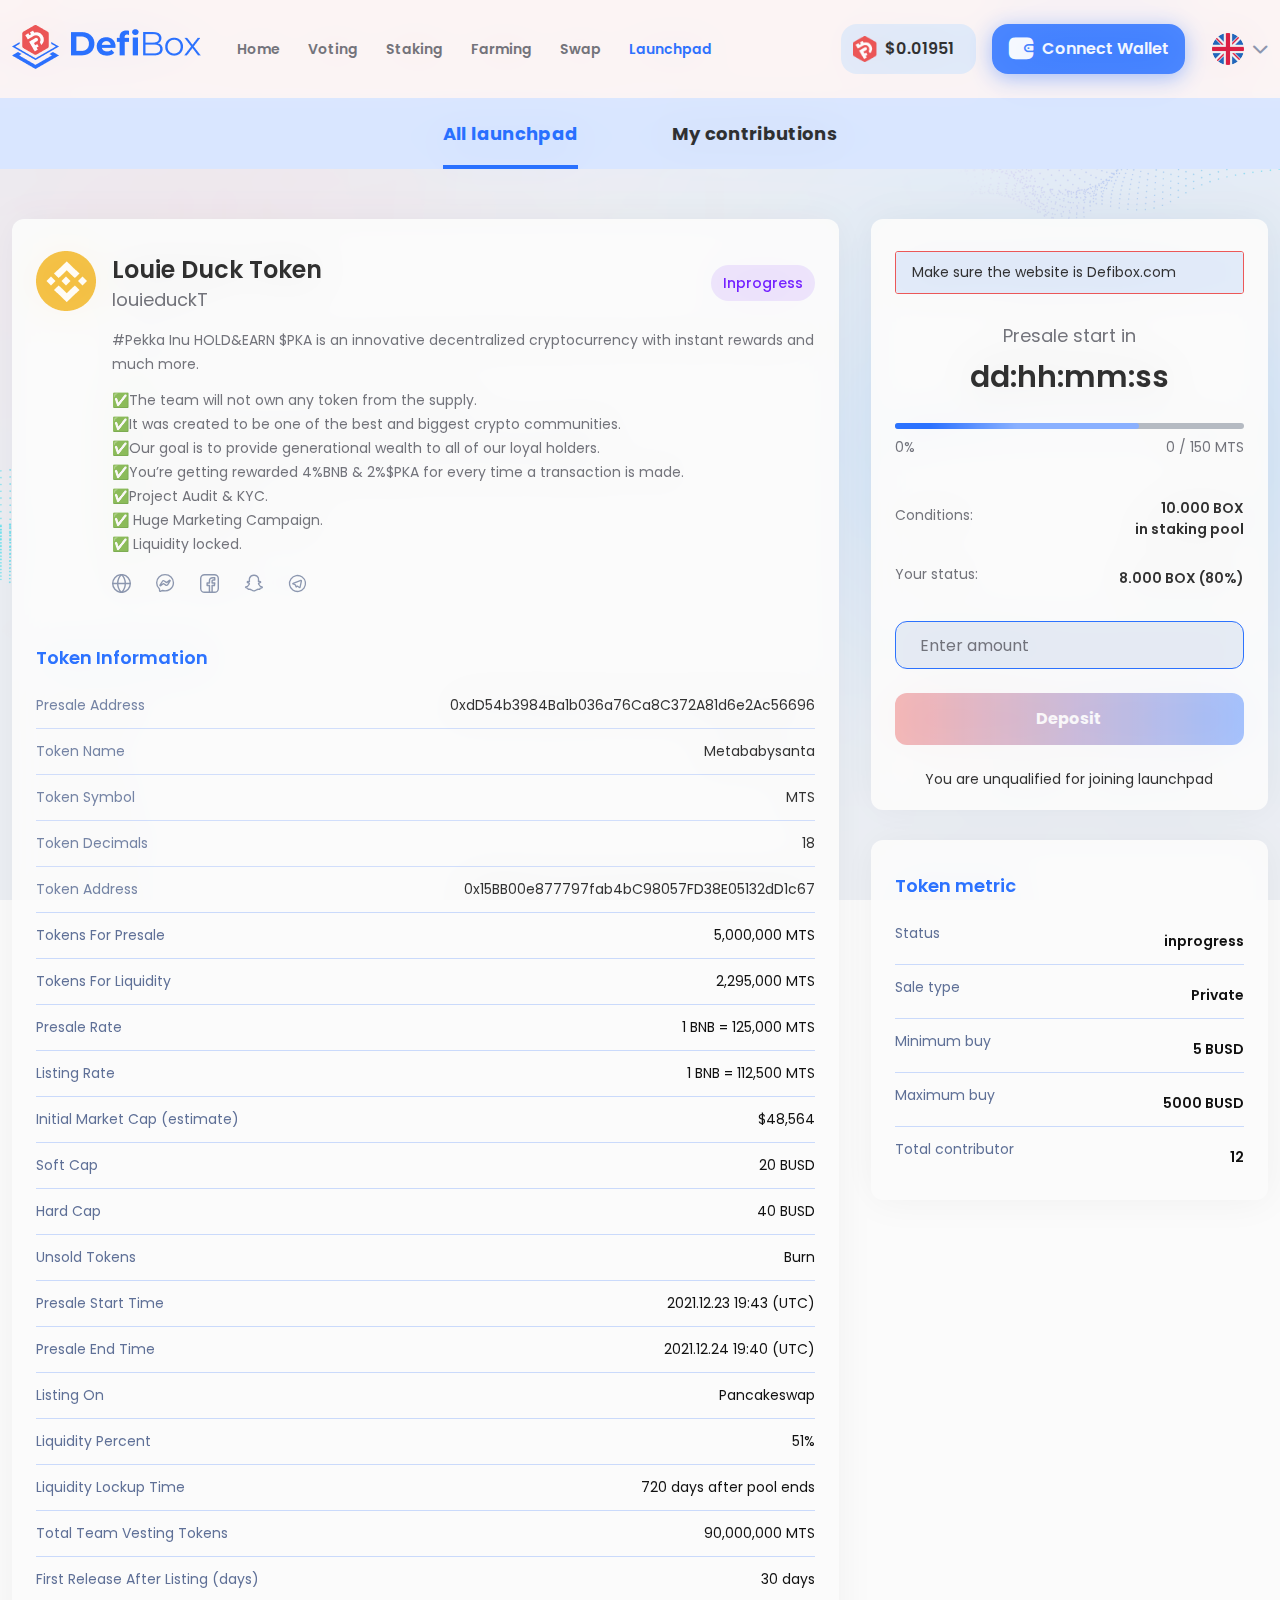
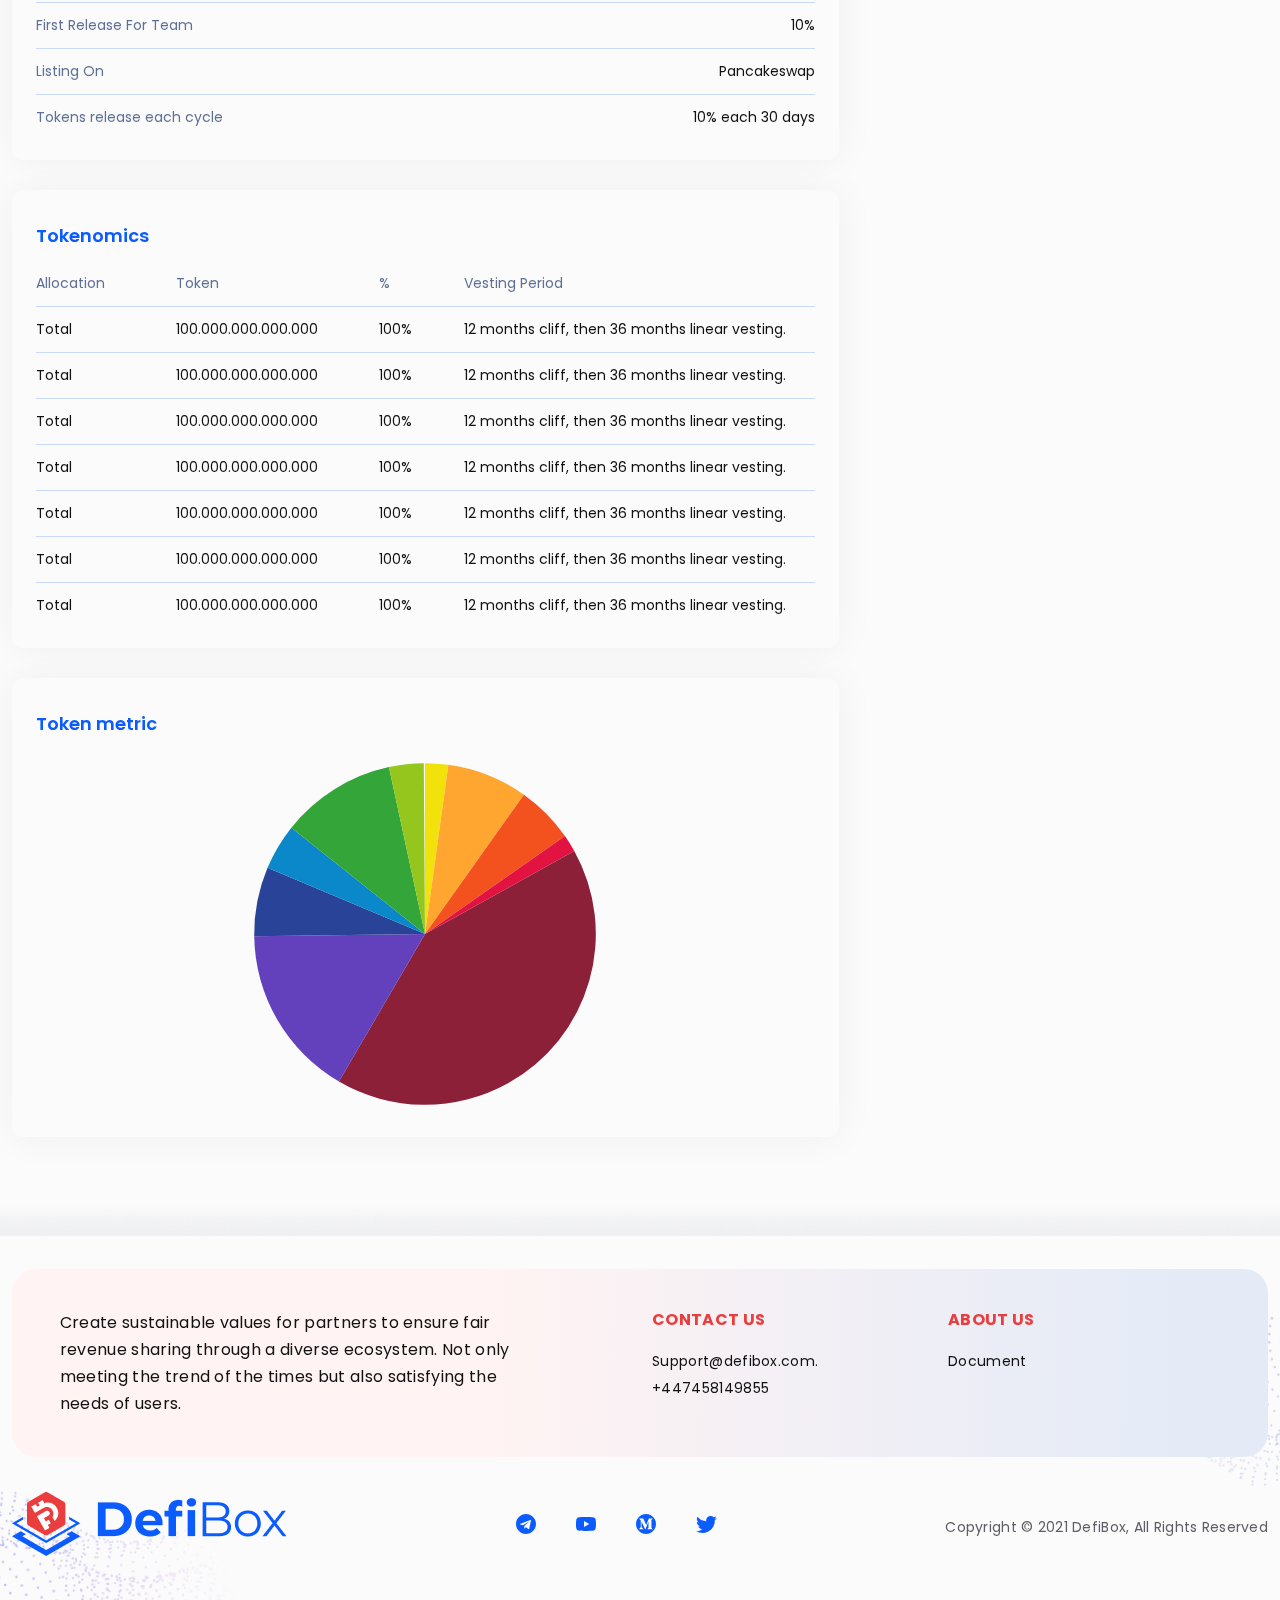
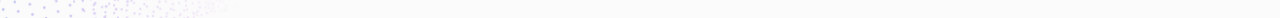
<file: launchpad-detail.html>
<!doctype html>
<html lang="en">
  <head>
    <meta charset="utf-8">
    <title>DefiBox | Launchpad Detail</title>
    <meta name="viewport" content="width=device-width, initial-scale=1, maximum-scale=1, user-scalable=no" />
    <link rel="icon" href="images/favicon.png" />
    <meta property="og:image" content="images/image-featured.jpg">

    <script src="assets/js/jquery-3.6.0.min.js"></script>

    <link href="assets/css/main.css" rel="stylesheet">

  </head>
  <body class="dashboard">
    <div class="wrapper">

      <div class="loading-page">
        <div class="loading-page__logo">
          <img src="images/logo.png" alt="Logo">
          <div class="text-center mt-3">
            <div class="spinner-border" role="status">
              <span class="visually-hidden">Loading...</span>
            </div>
          </div>
        </div>

      </div>

      <header class="header -fix">
        <div class="container d-flex align-items-center">
          <div class="d-xl-none">
            <div class="menu-mb__btn">
              <span class="iconz-bar"></span>
              <span class="iconz-bar"></span>
              <span class="iconz-bar"></span>
            </div>
          </div>

          <h1 class="logo">
            <a href="index.html">
              <img src="images/logo.png" alt="Logo">
            </a>
          </h1> <!-- .logo -->

          <nav class="main__nav d-none d-xl-block">
            <ul class="el__menu">
              <li class="menu-item"><a href="index.html">Home</a></li>
              <li class="menu-item"><a href="voting.html">Voting</a></li>
              <li class="menu-item"><a href="staking.html">Staking</a></li>
              <li class="menu-item"><a href="farming.html">Farming</a></li>
              <li class="menu-item has-sub">
                <a href="javascript: void(0);">Swap</a>
                <ul class="sub-menu">
                  <li><a href="swap.html">Exchange</a></li>
                  <li><a href="liquidity.html">Liquidity</a></li>
                </ul>
              </li>
              <li class="menu-item active"><a href="launchpad.html">Launchpad</a></li>
            </ul>
          </nav>

          <div class="header__price ms-auto">
            <img src="assets/img/header-price-img.png" width="29" height="32" alt="">
            <span class="">$0.01951</span>
          </div>

          <a href="#" class="btn -wallet" type="button" class="show-modal" data-bs-toggle="modal" data-bs-target="#connectWallet"><span>Connect wallet</span></a>
          <!-- <div class="-connected js-dropdown">
            <div class="btn js-dropdown-selected -wallet d-flex align-items-center">
              <span class="-txt me-2">0x...a78E</span>
              <i class="icon-arrow-down"></i>
            </div>
            <div class="-wallet__more js-dropdown-list">
              <ul class="-list list-unstyled">
                <li><a href="#" type="button" data-bs-toggle="modal" data-bs-target="#mangeWallet">Wallet</a></li>
                <li><a href="#" type="button" data-bs-toggle="modal" data-bs-target="#mangeWallet">Transactions</a></li>
                <li><a href="#">Your NTFs</a></li>
                <li><a href="#" class="d-flex justify-content-between align-items-center">Make a Profile <span class="-required"></span></a></li>
                <li><a href="#" class="d-flex justify-content-between align-items-center">Disconnect <i class="icon-logout"></i></a></li>
              </ul>
            </div>
          </div> -->

          <div class="languages ms-lg-4 d-none d-lg-inline-block">
            <div class="languages__label"><img src="./assets/flag/en.png" width="32" height="32" alt=""></div>
            <div class="languages__content">
              <p class="languages__text">Select language</p>
              <ul class="">
                <li class="active"><a href=""><img src="./assets/flag/en.png" width="32" height="32" alt=""><span>English</span></a></li>
                <li><a href=""><img src="./assets/flag/vi.png" width="32" height="32" alt=""><span>Vietnamese</span></a></li>
              </ul>
            </div>
          </div> <!-- .languages -->

        </div>
      </header>

      <section class="launchpad-detail -single">
        <nav class="wallet-tabs">
          <a href="launchpad.html" class="is-active">All launchpad</a>
          <a href="contributions.html">My contributions</a>
        </nav><!-- wallet-tabs -->

        <div class="launchpad-content">
          <div class="container">
            <div class=" lp__single d-flex flex-wrap justify-content-between align-items-start">
              <div class="lp__single__detail">
                <div class="dt__info d-flex align-items-start flex-wrap flex-md-nowrap">
                  <div class="-thumb d-flex align-items-center justify-content-center"><img src="./assets/img/pages/logo-bnb.png" alt=""></div>
                  <div class="-info">
                    <div class="if__header d-flex align-items-center justify-content-between">
                      <div class="if__header__name">
                        <div class="-name">Louie Duck Token</div>
                        <div class="-txt">louieduckT</div>
                      </div>
                      <div class="if__status">Inprogress</div>
                      <!-- <div class="if__status -fill">Filled</div>
                      <div class="if__status -cancel">Cancelled</div>
                      <div class="if__status -end">Ended</div>
                      <div class="if__status -upcoming">Upcoming</div>
                      <div class="if__status -kyc">KYC</div> -->
                    </div><!-- -if__header -->
                    <div class="if__content">
                      <p>
                        #Pekka Inu HOLD&EARN $PKA is an innovative decentralized cryptocurrency with instant rewards and much more.
                      </p>
                      <p>
                        ✅The team will not own any token from the supply.<br />
                        ✅It was created to be one of the best and biggest crypto communities.<br />
                        ✅Our goal is to provide generational wealth to all of our loyal holders.<br />
                        ✅You’re getting rewarded 4%BNB & 2%$PKA for every time a transaction is made.<br />
                        ✅Project Audit & KYC.<br />
                        ✅ Huge Marketing Campaign.<br />
                        ✅ Liquidity locked.
                      </p>
                      <ul class="-share list-unstyled d-flex flex-wrap">
                        <li><a href="#"><img src="./assets/img/globe.svg" alt=""></a></li>
                        <li><a href="#"><img src="./assets/img/messenger.svg" alt=""></a></li>
                        <li><a href="#"><img src="./assets/img/facebook-square.svg" alt=""></a></li>
                        <li><a href="#"><img src="./assets/img/snapchat.svg" alt=""></a></li>
                        <li><a href="#"><img src="./assets/img/telegram-light.svg" alt=""></a></li>
                      </ul>
                    </div><!-- -if__content -->
                  </div><!-- -info -->
                </div><!-- dt__info -->
                <div class="dt__content">
                  <h2 class="dt__title">Token Information</h2>
                  <ul class="lp__list list-unstyled">
                    <li class="lp__list__item d-flex justify-content-between">
                      <span class="-txt">Presale Address</span>
                      <span class="-value text-end">0xdD54b3984Ba1b036a76Ca8C372A81d6e2Ac56696</span>
                    </li>
                    <li class="lp__list__item d-flex justify-content-between">
                      <span class="-txt">Token Name</span>
                      <span class="-value text-end">Metababysanta</span>
                    </li>
                    <li class="lp__list__item d-flex justify-content-between">
                      <span class="-txt">Token Symbol</span>
                      <span class="-value text-end">MTS</span>
                    </li>
                    <li class="lp__list__item d-flex justify-content-between">
                      <span class="-txt">Token Decimals</span>
                      <span class="-value text-end">18</span>
                    </li>
                    <li class="lp__list__item d-flex justify-content-between">
                      <span class="-txt">Token Address</span>
                      <span class="-value text-end">0x15BB00e877797fab4bC98057FD38E05132dD1c67</span>
                    </li>
                    <li class="lp__list__item d-flex justify-content-between">
                      <span class="-txt">Tokens For Presale</span>
                      <span class="-value text-end">5,000,000 MTS</span>
                    </li>
                    <li class="lp__list__item d-flex justify-content-between">
                      <span class="-txt">Tokens For Liquidity</span>
                      <span class="-value text-end">2,295,000 MTS</span>
                    </li>
                    <li class="lp__list__item d-flex justify-content-between">
                      <span class="-txt">Presale Rate</span>
                      <span class="-value text-end">1 BNB = 125,000 MTS</span>
                    </li>
                    <li class="lp__list__item d-flex justify-content-between">
                      <span class="-txt">Listing Rate</span>
                      <span class="-value text-end">1 BNB = 112,500 MTS</span>
                    </li>
                    <li class="lp__list__item d-flex justify-content-between">
                      <span class="-txt">Initial Market Cap (estimate)</span>
                      <span class="-value text-end">$48,564</span>
                    </li>
                    <li class="lp__list__item d-flex justify-content-between">
                      <span class="-txt">Soft Cap</span>
                      <span class="-value text-end">20 BUSD</span>
                    </li>
                    <li class="lp__list__item d-flex justify-content-between">
                      <span class="-txt">Hard Cap</span>
                      <span class="-value text-end">40 BUSD</span>
                    </li>
                    <li class="lp__list__item d-flex justify-content-between">
                      <span class="-txt">Unsold Tokens</span>
                      <span class="-value text-end">Burn</span>
                    </li>
                    <li class="lp__list__item d-flex justify-content-between">
                      <span class="-txt">Presale Start Time</span>
                      <span class="-value text-end">2021.12.23 19:43 (UTC)</span>
                    </li>
                    <li class="lp__list__item d-flex justify-content-between">
                      <span class="-txt">Presale End Time</span>
                      <span class="-value text-end">2021.12.24 19:40 (UTC)</span>
                    </li>
                    <li class="lp__list__item d-flex justify-content-between">
                      <span class="-txt">Listing On</span>
                      <span class="-value text-end">Pancakeswap</span>
                    </li>
                    <li class="lp__list__item d-flex justify-content-between">
                      <span class="-txt">Liquidity Percent</span>
                      <span class="-value text-end">51%</span>
                    </li>
                    <li class="lp__list__item d-flex justify-content-between">
                      <span class="-txt">Liquidity Lockup Time</span>
                      <span class="-value text-end">720 days after pool ends</span>
                    </li>
                    <li class="lp__list__item d-flex justify-content-between">
                      <span class="-txt">Total Team Vesting Tokens</span>
                      <span class="-value text-end">90,000,000 MTS</span>
                    </li>
                    <li class="lp__list__item d-flex justify-content-between">
                      <span class="-txt">First Release After Listing (days)</span>
                      <span class="-value text-end">30 days</span>
                    </li>
                    <li class="lp__list__item d-flex justify-content-between">
                      <span class="-txt">First Release For Team</span>
                      <span class="-value text-end">10%</span>
                    </li>
                    <li class="lp__list__item d-flex justify-content-between">
                      <span class="-txt">Listing On</span>
                      <span class="-value text-end">Pancakeswap</span>
                    </li>
                    <li class="lp__list__item d-flex justify-content-between">
                      <span class="-txt">Tokens release each cycle</span>
                      <span class="-value text-end">10% each 30 days</span>
                    </li>
                  </ul>
                </div>
              </div><!-- lp__single__detail -->
              <div class="lp__single__token order-2 order-lg-1">
                <h2 class="dt__title">Tokenomics</h2>
                <div class="lp__scroll-x">
                  <table class="lp__table">
                    <thead>
                      <tr>
                        <th class="w-17">Allocation</th>
                        <th class="w-26">Token</th>
                        <th class="w-12">%</th>
                        <th>Vesting Period</th>
                      </tr>
                    </thead>
                    <tbody>
                      <tr>
                        <td>Total</td>
                        <td>100.000.000.000.000</td>
                        <td>100%</td>
                        <td>12 months cliff, then 36 months linear vesting.</td>
                      </tr>
                      <tr>
                        <td>Total</td>
                        <td>100.000.000.000.000</td>
                        <td>100%</td>
                        <td>12 months cliff, then 36 months linear vesting.</td>
                      </tr>
                      <tr>
                        <td>Total</td>
                        <td>100.000.000.000.000</td>
                        <td>100%</td>
                        <td>12 months cliff, then 36 months linear vesting.</td>
                      </tr>
                      <tr>
                        <td>Total</td>
                        <td>100.000.000.000.000</td>
                        <td>100%</td>
                        <td>12 months cliff, then 36 months linear vesting.</td>
                      </tr>
                      <tr>
                        <td>Total</td>
                        <td>100.000.000.000.000</td>
                        <td>100%</td>
                        <td>12 months cliff, then 36 months linear vesting.</td>
                      </tr>
                      <tr>
                        <td>Total</td>
                        <td>100.000.000.000.000</td>
                        <td>100%</td>
                        <td>12 months cliff, then 36 months linear vesting.</td>
                      </tr>
                      <tr>
                        <td>Total</td>
                        <td>100.000.000.000.000</td>
                        <td>100%</td>
                        <td>12 months cliff, then 36 months linear vesting.</td>
                      </tr>
                    </tbody>
                  </table>
                </div>
              </div><!-- lp__single__detail -->
              <div class="lp__single__metric order-2 order-lg-1">
                <h2 class="dt__title">Token metric</h2>
                <div class="lp__chart">
                  <canvas id="progress-chart"></canvas>
                </div>
              </div><!-- lp__single__metric -->
              <div class="lp__single__sidebar">
                <div class="lp__item">
                  <div class="-make">
                    <div class="-make__info">Make sure the website is <a href="https://defibox.com">Defibox.com</a></div>
                  </div>
                  <div class="-time text-center">
                    <div class="-time__txt">Presale start in</div>
                    <div class="-time__info">dd:hh:mm:ss</div>
                  </div>
                  <div class="-progress">
                    <div class="-progress__bar">
                      <span class="-bar" style="width: 70%;"></span>
                    </div>
                    <div class="-progress__value d-flex justify-content-between mt-2">
                      <span>0%</span>
                      <span>0 / 150 MTS</span>
                    </div>
                  </div>
                  <div class="-pool">
                    <ul class="-pool__list list-unstyled">
                      <li class="d-flex align-items-center justify-content-between">
                        <span class="-txt">Conditions:</span>
                        <div class="-value text-end">10.000 BOX<br />in staking pool</div>
                      </li>
                      <li class="d-flex align-items-center justify-content-between">
                        <span class="-txt">Your status:</span>
                        <div class="-value text-end">8.000 BOX (80%)</div>
                      </li>
                    </ul>
                  </div>
                  <form action="#" method="post" class="-form wl__form mb-4">
                    <div class="form-group">
                      <input type="number" class="form-control" placeholder="Enter amount">
                    </div>
                    <button type="submit" class="btn w-100 d-block -disabled" disabled><span>Deposit</span></button>
                  </form>
                  <div class="-pool__txt text-center">You are unqualified for joining launchpad</div>
                </div><!-- lp__item -->
                <div class="lp__item">
                  <h2 class="dt__title">Token metric</h2>
                  <ul class="lp__list list-unstyled">
                    <li class="lp__list__item d-flex justify-content-between">
                      <span class="-txt">Status</span>
                      <span class="-value text-end">inprogress</span>
                    </li>
                    <li class="lp__list__item d-flex justify-content-between">
                      <span class="-txt">Sale type</span>
                      <span class="-value text-end">Private</span>
                    </li>
                    <li class="lp__list__item d-flex justify-content-between">
                      <span class="-txt">Minimum buy</span>
                      <span class="-value text-end">5 BUSD</span>
                    </li>
                    <li class="lp__list__item d-flex justify-content-between">
                      <span class="-txt">Maximum buy</span>
                      <span class="-value text-end">5000 BUSD</span>
                    </li>
                    <li class="lp__list__item d-flex justify-content-between">
                      <span class="-txt">Total contributor</span>
                      <span class="-value text-end">12</span>
                    </li>
                  </ul>
                </div><!-- lp__item -->
              </div><!-- lp__single__sidebar -->
            </div><!-- lp__single -->
          </div><!-- container -->
        </div><!-- launchpad-content -->

      </section>

      <!-- modal connect wallet -->
      <div class="modal fade wl__modal -connect" id="connectWallet" tabindex="-1" aria-labelledby="connectWalletTitle" aria-hidden="true">
        <div class="modal-dialog modal-dialog-centered modal-dialog-scrollable">
          <div class="modal-content">
            <div class="modal-header -border -border__bottom">
              <h3 class="modal-title" id="connectWalletTitle">Connect wallet</h3>
              <button type="button" class="-close" data-bs-dismiss="modal" aria-label="Close"><i class="icon-close"></i></button>
            </div>
            <div class="modal-body">
              <form action="#" method="post" class="wl__form js-attr-disable">
                <div class="form-group scroll__wrap">
                  <ul class="wallet-list scroll__wrap__content d-flex flex-wrap justify-content-between">
                    <li class="tk__item d-flex flex-column flex-md-row align-items-between align-items-md-center justify-content-between">
                      <input type="radio" name="token" id="wl__metamask" class="-check js-attr-checkbox">
                      <label for="wl__metamask" class="-name order-last order-md-first"><span>Metamask</span></label>
                      <div class="-logo d-flex align-items-center justify-content-start justify-content-md-center mb-3 mb-md-0"><img src="./assets/img/pages/logo-metamask.png" alt=""></div>
                    </li><!-- end tk__item -->
                    <li class="tk__item d-flex flex-column flex-md-row align-items-between align-items-md-center justify-content-between">
                      <input type="radio" name="token" id="wl__bnb" class="-check js-attr-checkbox">
                      <label for="wl__bnb" class="-name order-last order-md-first"><span>Binance Smart Chain</span></label>
                      <div class="-logo d-flex align-items-center justify-content-start justify-content-md-center mb-3 mb-md-0"><img src="./assets/img/pages/logo-bnb-light.png" alt=""></div>
                    </li><!-- end tk__item -->
                    <li class="tk__item d-flex flex-column flex-md-row align-items-between align-items-md-center justify-content-between">
                      <input type="radio" name="token" id="wl__eth" class="-check js-attr-checkbox">
                      <label for="wl__eth" class="-name order-last order-md-first"><span>Ethereum</span></label>
                      <div class="-logo d-flex align-items-center justify-content-start justify-content-md-center mb-3 mb-md-0"><img src="./assets/img/pages/logo-eth.png" alt=""></div>
                    </li><!-- end tk__item -->
                    <li class="tk__item d-flex flex-column flex-md-row align-items-between align-items-md-center justify-content-between">
                      <input type="radio" name="token" id="wl__usdt" class="-check js-attr-checkbox">
                      <label for="wl__usdt" class="-name order-last order-md-first"><span>BOX</span></label>
                      <div class="-logo d-flex align-items-center justify-content-start justify-content-md-center mb-3 mb-md-0"><img src="./assets/img/pages/logo-defibox.png" alt=""></div>
                    </li><!-- end tk__item -->
                  </ul>
                </div><!-- end form-group -->
                <button class="btn -wallet -submit -disabled js-attr-button" disabled type="submit"><span>Connect wallet</span></button>
                <div class="-note text-center">No wallet found. Make sure extension is installed.</div>
              </form>
            </div>
          </div>
        </div>
      </div>
      <!-- end modal connect wallet -->

      <footer class="footer">
        <div class="container">
          <div class="footer-info">
            <div class="row">
              <div class="col-lg-5">
                <div class="footer__item footer-info__txt">
                  Create sustainable values for partners to ensure fair revenue sharing through a diverse ecosystem. Not only meeting the trend of the times but also satisfying the needs of users.
                </div>
              </div>
              <div class="col-8 col-lg-3 offset-lg-1">
                <div class="footer__item">
                  <div class="footer__title">CONTACT US</div>
                  <div><a href="mailto:support@defibox.com">Support@defibox.com.</a></div>
                  <div><a href="tel:+447458149855">+447458149855</a></div>
                </div>
              </div>
              <div class="col-4 col-lg-3">
                <div class="footer__item">
                  <div class="footer__title">ABOUT US</div>
                  <a href="https://docs.defibox.com/" target="_blank">Document</a>
                </div>
              </div>
            </div>
          </div><!-- footer-info -->
          <div class="footer-bottom d-lg-flex align-items-center justify-content-between">
            <div class="footer__logo">
              <a href="index.html">
                <img src="images/footer-logo.png" alt="Logo">
              </a>
            </div><!-- footer__logo -->
            <div class="footer__social">
              <ul class="-list">
                <li><a href="#" target="_blank"><img src="assets/img/telegram.svg" width="24" height="24" alt=""></a></li>
                <li><a href="#" target="_blank"><img src="assets/img/youtube.svg" width="24" height="24" alt=""></a></li>
                <li><a href="#" target="_blank"><img src="assets/img/medium.svg" width="24" height="24" alt=""></a></li>
                <li><a href="#" target="_blank"><img src="assets/img/twitter.svg" width="24" height="24" alt=""></a></li>
              </ul>
            </div><!-- footer__socical -->
            <div class="copyright">
              <p>Copyright © 2021 DefiBox, All Rights Reserved</p>
            </div><!-- copyright -->
          </div><!-- footer-bottom -->
        </div>
      </footer>

      <nav id="menu__mobile" class="nav__mobile">
        <div class="nav__mobile__content">
          <div class="menu-mb__btn">
            <span class="iconz-bar"></span>
            <span class="iconz-bar"></span>
            <span class="iconz-bar"></span>
          </div>
          <div class="nav__mobile--logo text-center">
            <a href="index.html"><img src="images/logo.png" alt="Logo"></a>
          </div>
          <ul class="nav__mobile--ul">
            <li class="menu-item"><a href="index.html">Home</a></li>
            <li class="menu-item"><a href="voting.html">Voting</a></li>
            <li class="menu-item"><a href="staking.html">Staking</a></li>
            <li class="menu-item"><a href="farming.html">Farming</a></li>
            <li class="menu-item js-toggle">
              <a href="javascript: void(0);" class="js-toggle-btn">Swap</a>
              <ul class="sub-menu js-toggle-show">
                <li><a href="swap.html">Exchange</a></li>
                <li><a href="liquidity.html">Liquidity</a></li>
              </ul>
            </li>
            <li class="menu-item active"><a href="launchpad.html">Launchpad</a></li>
          </ul>
          <div class="languages">
            <div class="languages__label"><img src="./assets/flag/en.png" width="24" height="12" alt=""><span>English</span></div>
            <div class="languages__content">
              <p class="languages__text">Select language</p>
              <ul class="">
                <li class="active"><a href=""><img src="./assets/flag/en.png" width="24" height="12" alt=""><span>English</span></a></li>
                <li><a href=""><img src="./assets/flag/vi.png" width="24" height="12" alt=""><span>Vietnamese</span></a></li>
              </ul>
            </div>
          </div> <!-- .languages -->

        </div>
      </nav>
    </div> <!-- .wrapper -->

    <script src="assets/libs/bootstrap/js/bootstrap.bundle.min.js"></script>
    <script src="assets/libs/chartjs/chart.min.js"></script>

    <script src="assets/js/main.js"></script>

  </body>
</html>
</file>
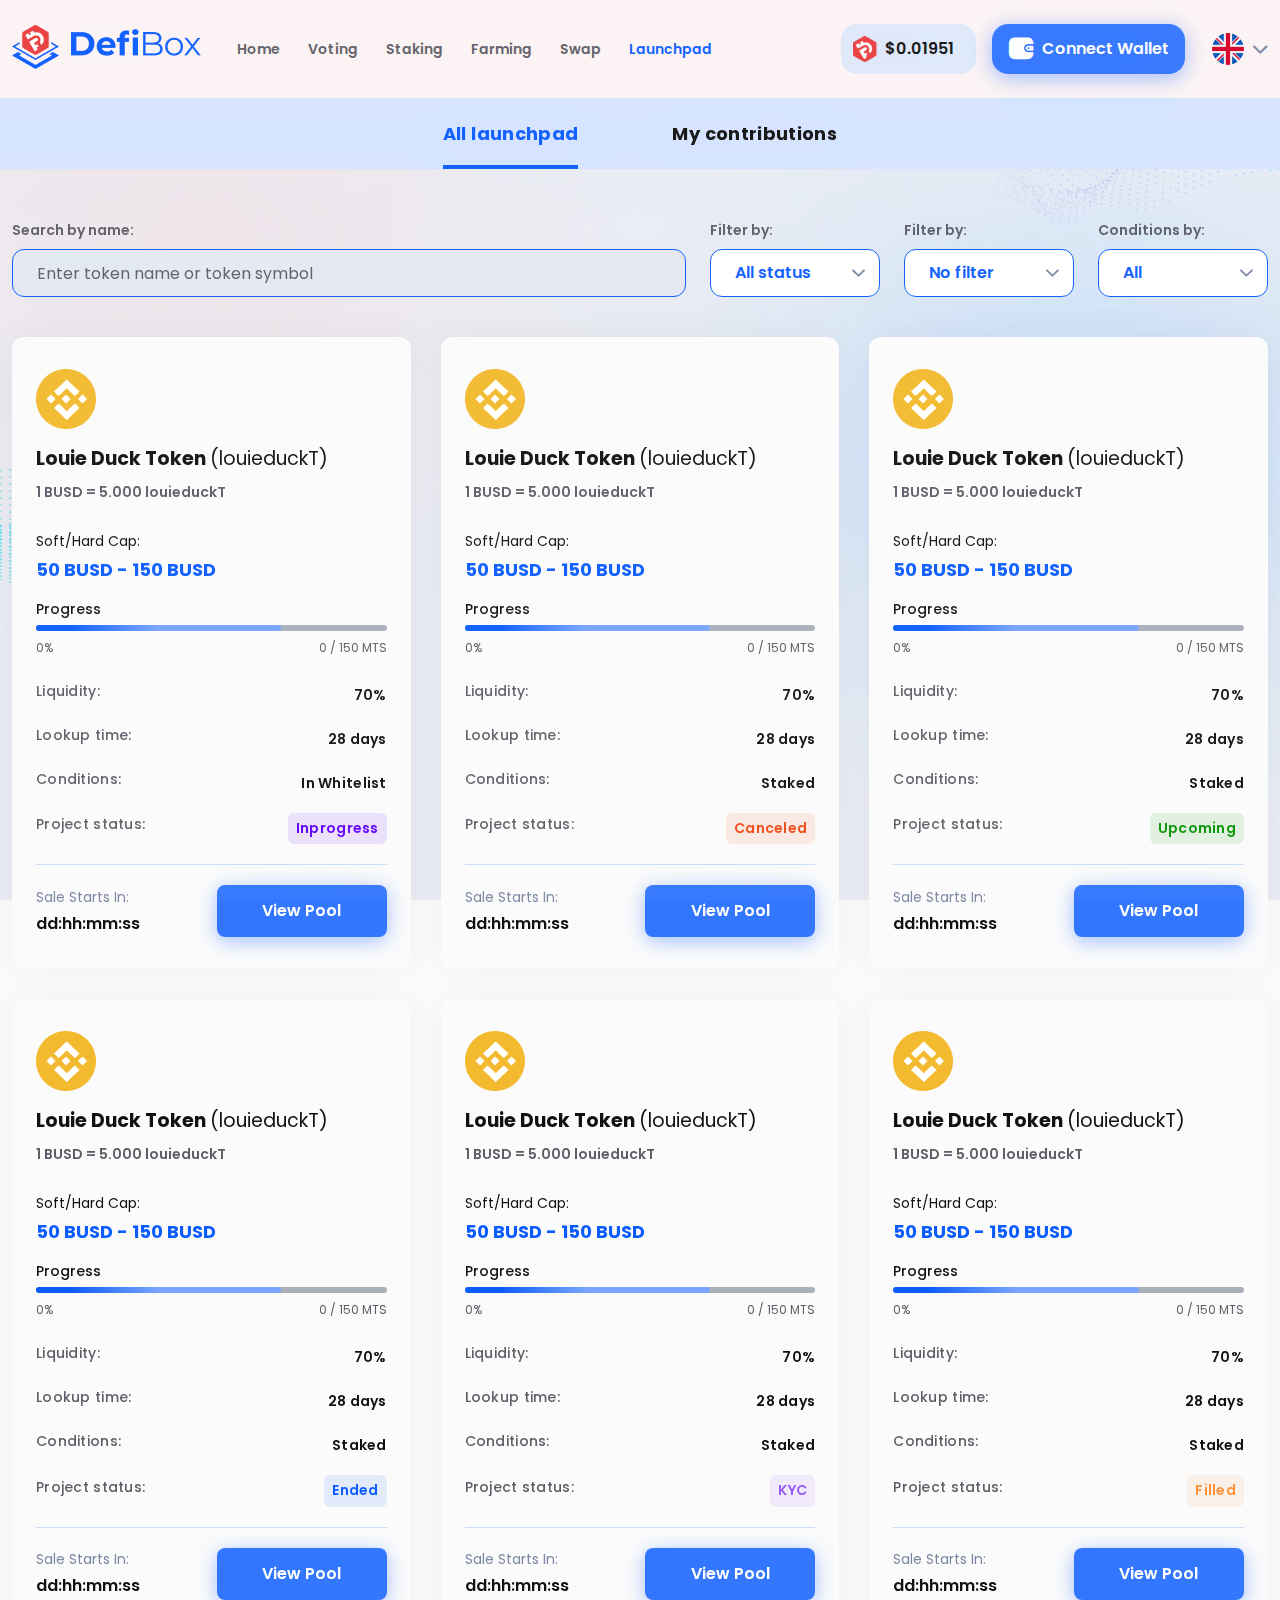
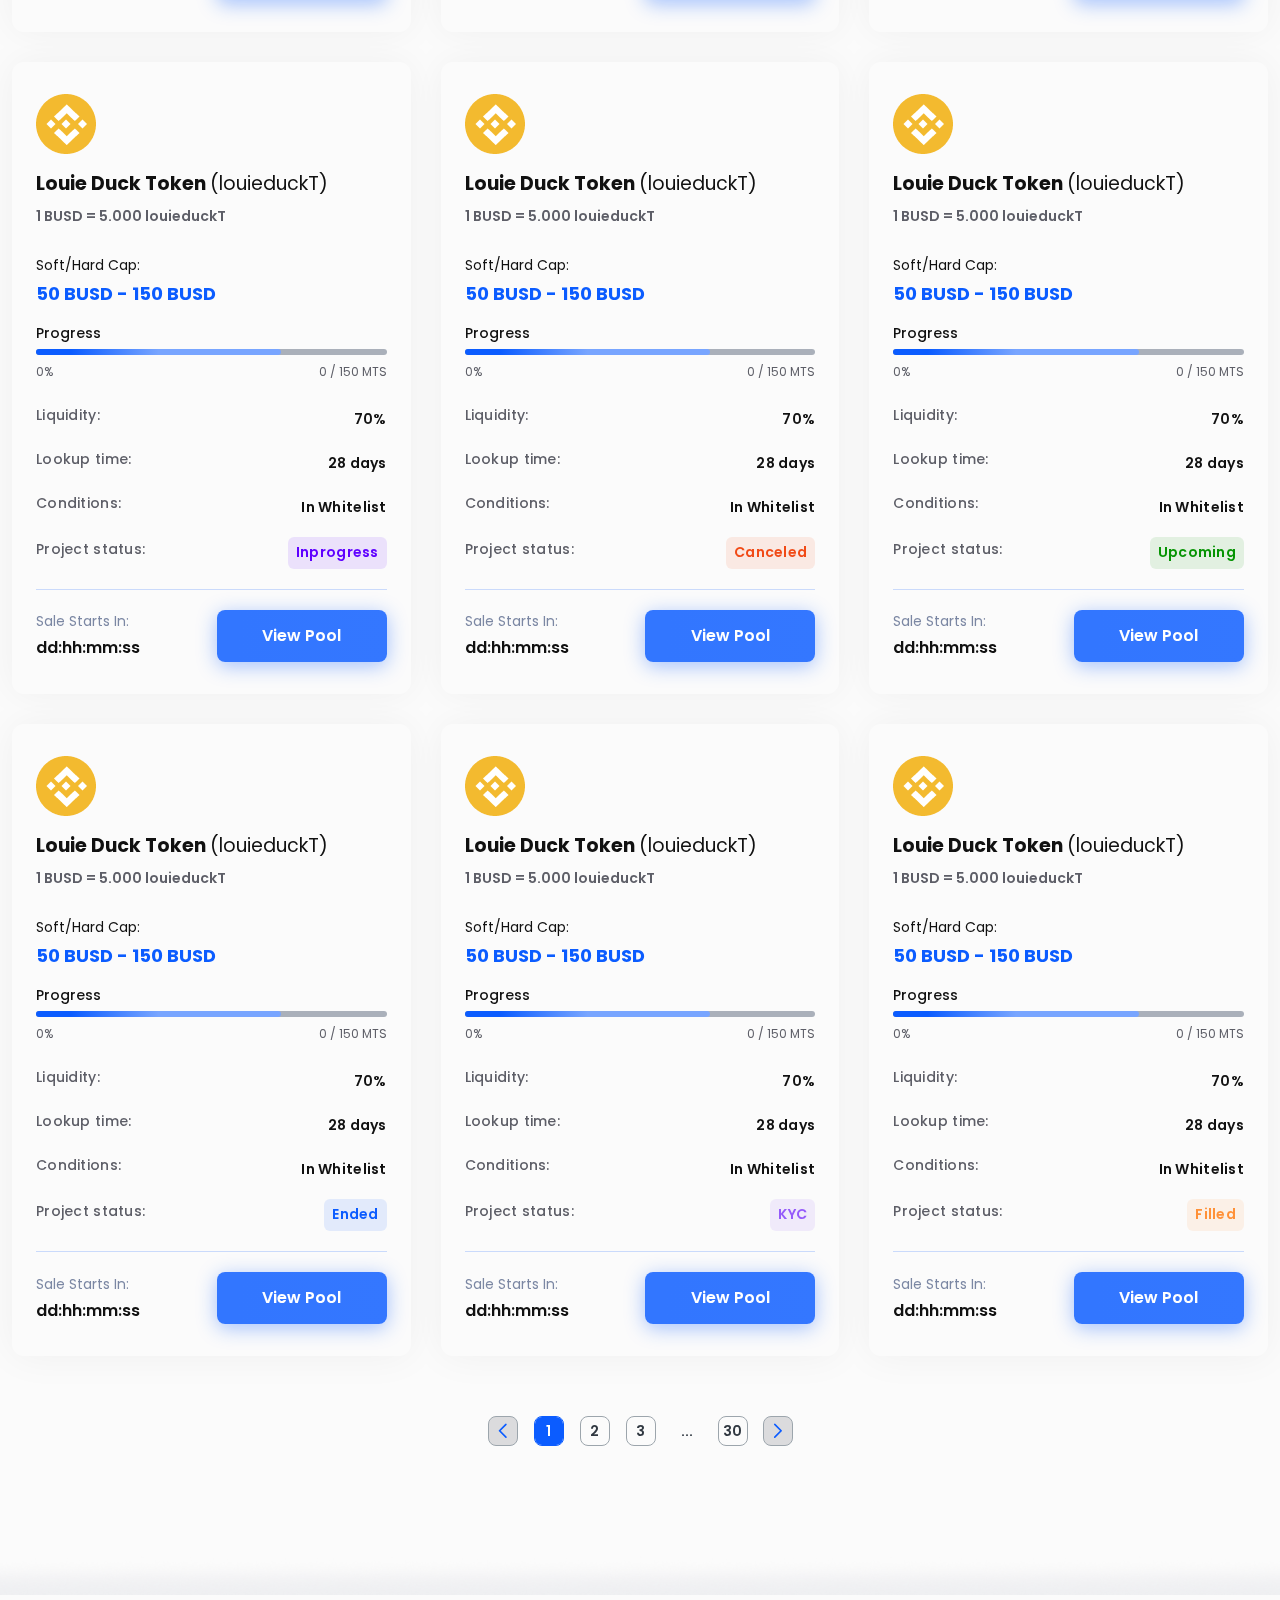
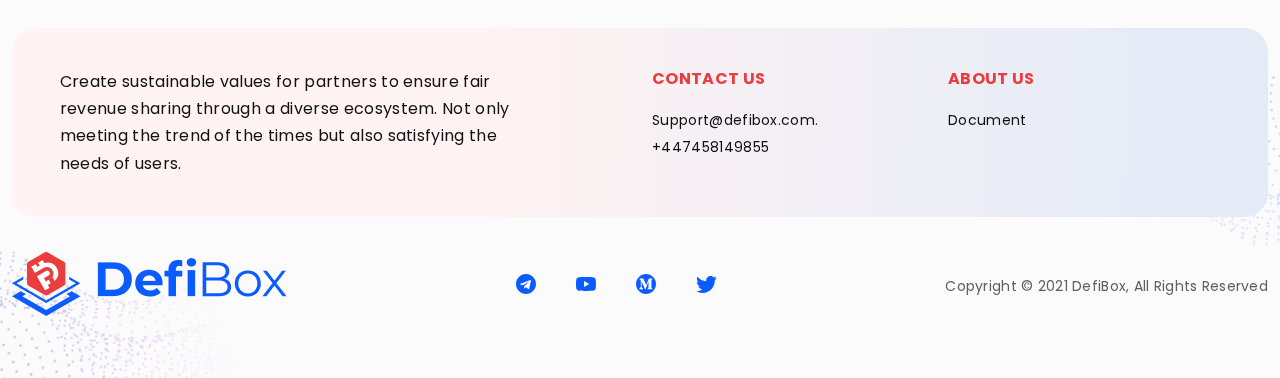
<file: launchpad.html>
<!doctype html>
<html lang="en">
  <head>
    <meta charset="utf-8">
    <title>DefiBox | All Launchpad</title>
    <meta name="viewport" content="width=device-width, initial-scale=1, maximum-scale=1, user-scalable=no" />
    <link rel="icon" href="images/favicon.png" />
    <meta property="og:image" content="images/image-featured.jpg">

    <script src="assets/js/jquery-3.6.0.min.js"></script>

    <link href="assets/css/main.css" rel="stylesheet">

  </head>
  <body class="dashboard">
    <div class="wrapper">

      <div class="loading-page">
        <div class="loading-page__logo">
          <img src="images/logo.png" alt="Logo">
          <div class="text-center mt-3">
            <div class="spinner-border" role="status">
              <span class="visually-hidden">Loading...</span>
            </div>
          </div>
        </div>

      </div>

      <header class="header -fix">
        <div class="container d-flex align-items-center">
          <div class="d-xl-none">
            <div class="menu-mb__btn">
              <span class="iconz-bar"></span>
              <span class="iconz-bar"></span>
              <span class="iconz-bar"></span>
            </div>
          </div>

          <h1 class="logo">
            <a href="index.html">
              <img src="images/logo.png" alt="Logo">
            </a>
          </h1> <!-- .logo -->

          <nav class="main__nav d-none d-xl-block">
            <ul class="el__menu">
              <li class="menu-item"><a href="index.html">Home</a></li>
              <li class="menu-item"><a href="voting.html">Voting</a></li>
              <li class="menu-item"><a href="staking.html">Staking</a></li>
              <li class="menu-item"><a href="farming.html">Farming</a></li>
              <li class="menu-item has-sub">
                <a href="javascript: void(0);">Swap</a>
                <ul class="sub-menu">
                  <li><a href="swap.html">Exchange</a></li>
                  <li><a href="liquidity.html">Liquidity</a></li>
                </ul>
              </li>
              <li class="menu-item active"><a href="launchpad.html">Launchpad</a></li>
            </ul>
          </nav>

          <div class="header__price ms-auto">
            <img src="assets/img/header-price-img.png" width="29" height="32" alt="">
            <span class="">$0.01951</span>
          </div>

          <a href="#" class="btn -wallet" type="button" class="show-modal" data-bs-toggle="modal" data-bs-target="#connectWallet"><span>Connect wallet</span></a>
          <!-- <div class="-connected js-dropdown">
            <div class="btn js-dropdown-selected -wallet d-flex align-items-center">
              <span class="-txt me-2">0x...a78E</span>
              <i class="icon-arrow-down"></i>
            </div>
            <div class="-wallet__more js-dropdown-list">
              <ul class="-list list-unstyled">
                <li><a href="#" type="button" data-bs-toggle="modal" data-bs-target="#mangeWallet">Wallet</a></li>
                <li><a href="#" type="button" data-bs-toggle="modal" data-bs-target="#mangeWallet">Transactions</a></li>
                <li><a href="#">Your NTFs</a></li>
                <li><a href="#" class="d-flex justify-content-between align-items-center">Make a Profile <span class="-required"></span></a></li>
                <li><a href="#" class="d-flex justify-content-between align-items-center">Disconnect <i class="icon-logout"></i></a></li>
              </ul>
            </div>
          </div> -->

          <div class="languages ms-lg-4 d-none d-lg-inline-block">
            <div class="languages__label"><img src="./assets/flag/en.png" width="32" height="32" alt=""></div>
            <div class="languages__content">
              <p class="languages__text">Select language</p>
              <ul class="">
                <li class="active"><a href=""><img src="./assets/flag/en.png" width="32" height="32" alt=""><span>English</span></a></li>
                <li><a href=""><img src="./assets/flag/vi.png" width="32" height="32" alt=""><span>Vietnamese</span></a></li>
              </ul>
            </div>
          </div> <!-- .languages -->

        </div>
      </header>

      <section class="launchpad-detail">
        <nav class="wallet-tabs">
          <a href="launchpad.html" class="is-active">All launchpad</a>
          <a href="contributions.html">My contributions</a>
        </nav><!-- wallet-tabs -->

        <div class="launchpad-content">
          <div class="container">
            <div class="dt__header">
              <form action="#" method="post" class="wl__form d-flex justify-content-between justify-content-md-start flex-wrap flex-lg-nowrap">
                <div class="dt__search">
                  <label for="wl__search_farms" class="form-label mb-2">Search by name:</label>
                  <input type="text" class="form-control" placeholder="Enter token name or token symbol">
                  <div class="dt__search__box">
                    <div class="-item d-flex align-items-center justify-content-between">
                      <div class="-item__info d-flex align-items-center me-4">
                        <div class="-thumb d-flex align-items-center justify-content-center me-3">
                          <img src="./assets/img/pages/logo-bnb.png" alt="">
                        </div>
                        <div class="-info">
                          <div class="-info__name mb-1">Louie Duck Token <span class="-txt">(louieduckT)</span></div>
                          <div class="-info__token">0x595C1Aab3e4Eb593cb4Ee1F6e2a09622f83A0f0d</div>
                        </div>
                      </div><!-- -item__info -->
                      <div class="-item__status">Inprogress</div>
                    </div><!-- -item -->
                    <div class="-item d-flex align-items-center justify-content-between">
                      <div class="-item__info d-flex align-items-center me-4">
                        <div class="-thumb d-flex align-items-center justify-content-center me-3">
                          <img src="./assets/img/pages/logo-bnb.png" alt="">
                        </div>
                        <div class="-info">
                          <div class="-info__name mb-1">Louie Duck Token <span class="-txt">(louieduckT)</span></div>
                          <div class="-info__token">0x595C1Aab3e4Eb593cb4Ee1F6e2a09622f83A0f0d</div>
                        </div>
                      </div><!-- -item__info -->
                      <div class="-item__status -kyc">KYC</div>
                    </div><!-- -item -->
                    <div class="-item d-flex align-items-center justify-content-between">
                      <div class="-item__info d-flex align-items-center me-4">
                        <div class="-thumb d-flex align-items-center justify-content-center me-3">
                          <img src="./assets/img/pages/logo-bnb.png" alt="">
                        </div>
                        <div class="-info">
                          <div class="-info__name mb-1">Louie Duck Token <span class="-txt">(louieduckT)</span></div>
                          <div class="-info__token">0x595C1Aab3e4Eb593cb4Ee1F6e2a09622f83A0f0d</div>
                        </div>
                      </div><!-- -item__info -->
                      <div class="-item__status -upcoming">Upcoming</div>
                    </div><!-- -item -->
                    <div class="-item d-flex align-items-center justify-content-between">
                      <div class="-item__info d-flex align-items-center me-4">
                        <div class="-thumb d-flex align-items-center justify-content-center me-3">
                          <img src="./assets/img/pages/logo-bnb.png" alt="">
                        </div>
                        <div class="-info">
                          <div class="-info__name mb-1">Louie Duck Token <span class="-txt">(louieduckT)</span></div>
                          <div class="-info__token">0x595C1Aab3e4Eb593cb4Ee1F6e2a09622f83A0f0d</div>
                        </div>
                      </div><!-- -item__info -->
                      <div class="-item__status -fill">Filled</div>
                    </div><!-- -item -->
                    <div class="-item d-flex align-items-center justify-content-between">
                      <div class="-item__info d-flex align-items-center me-4">
                        <div class="-thumb d-flex align-items-center justify-content-center me-3">
                          <img src="./assets/img/pages/logo-bnb.png" alt="">
                        </div>
                        <div class="-info">
                          <div class="-info__name mb-1">Louie Duck Token <span class="-txt">(louieduckT)</span></div>
                          <div class="-info__token">0x595C1Aab3e4Eb593cb4Ee1F6e2a09622f83A0f0d</div>
                        </div>
                      </div><!-- -item__info -->
                      <div class="-item__status -end">Ended</div>
                    </div><!-- -item -->
                    <div class="-item d-flex align-items-center justify-content-between">
                      <div class="-item__info d-flex align-items-center me-4">
                        <div class="-thumb d-flex align-items-center justify-content-center me-3">
                          <img src="./assets/img/pages/logo-bnb.png" alt="">
                        </div>
                        <div class="-info">
                          <div class="-info__name mb-1">Louie Duck Token <span class="-txt">(louieduckT)</span></div>
                          <div class="-info__token">0x595C1Aab3e4Eb593cb4Ee1F6e2a09622f83A0f0d</div>
                        </div>
                      </div><!-- -item__info -->
                      <div class="-item__status -cancel">Canceled</div>
                    </div><!-- -item -->
                  </div><!-- dt__search__box -->
                </div><!-- dt__search -->
                <div class="dt__sort ms-auto">
                  <label class="form-label mb-2">Filter by:</label>
                  <div class="js-dropdown">
                    <div class="js-dropdown-selected">
                      <a href="#" class="form-control d-flex align-items-center"><span>All status</span></a>
                      <i class="-arrow icon-arrow-down"></i>
                    </div>
                    <ul class="js-dropdown-list list-unstyled">
                      <li class="dr__title">All status</li>
                      <li><a href="#">KYC</a></li>
                      <li><a href="#">Upcoming</a></li>
                      <li><a href="#">Inprogress</a></li>
                      <li><a href="#">Filled</a></li>
                      <li><a href="#">Ended</a></li>
                      <li><a href="#">Canceled</a></li>
                    </ul>
                  </div>
                </div><!-- dt__sort -->
                <div class="dt__sort">
                  <label class="form-label mb-2">Filter by:</label>
                  <div class="js-dropdown">
                    <div class="js-dropdown-selected">
                      <a href="#" class="form-control d-flex align-items-center"><span>No filter</span></a>
                      <i class="-arrow icon-arrow-down"></i>
                    </div>
                    <ul class="js-dropdown-list list-unstyled">
                      <li class="dr__title">No filter</li>
                      <li><a href="#">Hard cap</a></li>
                      <li><a href="#">Soft cap</a></li>
                      <li><a href="#">LP Percent</a></li>
                      <li><a href="#">Start time</a></li>
                      <li><a href="#">End time</a></li>
                    </ul>
                  </div>
                </div><!-- dt__sort -->
                <div class="dt__sort">
                  <label class="form-label mb-2">Conditions by:</label>
                  <div class="js-dropdown">
                    <div class="js-dropdown-selected">
                      <a href="#" class="form-control d-flex align-items-center"><span>All</span></a>
                      <i class="-arrow icon-arrow-down"></i>
                    </div>
                    <ul class="js-dropdown-list list-unstyled">
                      <li class="dr__title">All Conditions</li>
                      <li><a href="#">Whitelist</a></li>
                      <li><a href="#">Staked</a></li>
                    </ul>
                  </div>
                </div><!-- dt__sort -->
              </form>
            </div><!-- dt__header -->

            <div class="lp__box d-flex flex-wrap">
              <div class="lp__item">
                <div class="-thumb d-flex align-items-center justify-content-center mb-3">
                  <img src="./assets/img/pages/logo-bnb.png" alt="">
                </div>
                <div class="-title mb-1">Louie Duck Token <span class="-title__info">(louieduckT)</span></div>
                <div class="-value">1 BUSD = 5.000 louieduckT</div>
                <div class="-cap">
                  <div class="-cap__txt mb-1">Soft/Hard Cap:</div>
                  <div class="-cap__value -primary">50 BUSD - 150 BUSD</div>
                </div><!-- -cap -->
                <div class="-progress mb-3">
                  <div class="-progress__title">Progress</div>
                  <div class="-progress__bar">
                    <span class="-bar" style="width: 70%;"></span>
                  </div>
                  <div class="-progress__value d-flex justify-content-between mt-2">
                    <span>0%</span>
                    <span>0 / 150 MTS</span>
                  </div>
                </div><!-- -progress -->
                <ul class="-info list-unstyled">
                  <li class="-info__item d-flex justify-content-between align-items-center">
                    <span class="-txt">Liquidity:</span>
                    <span class="-value">70%</span>
                  </li>
                  <li class="-info__item d-flex justify-content-between align-items-center">
                    <span class="-txt">Lookup time:</span>
                    <span class="-value">28 days</span>
                  </li>
                  <li class="-info__item d-flex justify-content-between align-items-center">
                    <span class="-txt">Conditions:</span>
                    <span class="-value">In Whitelist</span>
                  </li>
                  <li class="-info__item d-flex justify-content-between align-items-center">
                    <span class="-txt">Project status:</span>
                    <span class="-value -status">Inprogress</span>
                  </li>
                </ul>
                <div class="-bottom d-flex justify-content-between align-items-center">
                  <div class="-bottom__time me-3">
                    <div class="-txt mb-1">Sale Starts In:</div>
                    <div class="-time">dd:hh:mm:ss</div>
                  </div>
                  <a href="launchpad-detail.html" class="btn"><span>View pool</span></a>
                </div>
              </div><!-- lp__item -->
              <div class="lp__item">
                <div class="-thumb d-flex align-items-center justify-content-center mb-3">
                  <img src="./assets/img/pages/logo-bnb.png" alt="">
                </div>
                <div class="-title mb-1">Louie Duck Token <span class="-title__info">(louieduckT)</span></div>
                <div class="-value">1 BUSD = 5.000 louieduckT</div>
                <div class="-cap">
                  <div class="-cap__txt mb-1">Soft/Hard Cap:</div>
                  <div class="-cap__value -primary">50 BUSD - 150 BUSD</div>
                </div><!-- -cap -->
                <div class="-progress mb-3">
                  <div class="-progress__title">Progress</div>
                  <div class="-progress__bar">
                    <span class="-bar" style="width: 70%;"></span>
                  </div>
                  <div class="-progress__value d-flex justify-content-between mt-2">
                    <span>0%</span>
                    <span>0 / 150 MTS</span>
                  </div>
                </div><!-- -progress -->
                <ul class="-info list-unstyled">
                  <li class="-info__item d-flex justify-content-between align-items-center">
                    <span class="-txt">Liquidity:</span>
                    <span class="-value">70%</span>
                  </li>
                  <li class="-info__item d-flex justify-content-between align-items-center">
                    <span class="-txt">Lookup time:</span>
                    <span class="-value">28 days</span>
                  </li>
                  <li class="-info__item d-flex justify-content-between align-items-center">
                    <span class="-txt">Conditions:</span>
                    <span class="-value">Staked</span>
                  </li>
                  <li class="-info__item d-flex justify-content-between align-items-center">
                    <span class="-txt">Project status:</span>
                    <span class="-value -status -cancel">Canceled</span>
                  </li>
                </ul>
                <div class="-bottom d-flex justify-content-between align-items-center">
                  <div class="-bottom__time me-3">
                    <div class="-txt mb-1">Sale Starts In:</div>
                    <div class="-time">dd:hh:mm:ss</div>
                  </div>
                  <a href="launchpad-detail.html" class="btn"><span>View pool</span></a>
                </div>
              </div><!-- lp__item -->
              <div class="lp__item">
                <div class="-thumb d-flex align-items-center justify-content-center mb-3">
                  <img src="./assets/img/pages/logo-bnb.png" alt="">
                </div>
                <div class="-title mb-1">Louie Duck Token <span class="-title__info">(louieduckT)</span></div>
                <div class="-value">1 BUSD = 5.000 louieduckT</div>
                <div class="-cap">
                  <div class="-cap__txt mb-1">Soft/Hard Cap:</div>
                  <div class="-cap__value -primary">50 BUSD - 150 BUSD</div>
                </div><!-- -cap -->
                <div class="-progress mb-3">
                  <div class="-progress__title">Progress</div>
                  <div class="-progress__bar">
                    <span class="-bar" style="width: 70%;"></span>
                  </div>
                  <div class="-progress__value d-flex justify-content-between mt-2">
                    <span>0%</span>
                    <span>0 / 150 MTS</span>
                  </div>
                </div><!-- -progress -->
                <ul class="-info list-unstyled">
                  <li class="-info__item d-flex justify-content-between align-items-center">
                    <span class="-txt">Liquidity:</span>
                    <span class="-value">70%</span>
                  </li>
                  <li class="-info__item d-flex justify-content-between align-items-center">
                    <span class="-txt">Lookup time:</span>
                    <span class="-value">28 days</span>
                  </li>
                  <li class="-info__item d-flex justify-content-between align-items-center">
                    <span class="-txt">Conditions:</span>
                    <span class="-value">Staked</span>
                  </li>
                  <li class="-info__item d-flex justify-content-between align-items-center">
                    <span class="-txt">Project status:</span>
                    <span class="-value -status -upcoming">Upcoming</span>
                  </li>
                </ul>
                <div class="-bottom d-flex justify-content-between align-items-center">
                  <div class="-bottom__time me-3">
                    <div class="-txt mb-1">Sale Starts In:</div>
                    <div class="-time">dd:hh:mm:ss</div>
                  </div>
                  <a href="launchpad-detail.html" class="btn"><span>View pool</span></a>
                </div>
              </div><!-- lp__item -->
              <div class="lp__item">
                <div class="-thumb d-flex align-items-center justify-content-center mb-3">
                  <img src="./assets/img/pages/logo-bnb.png" alt="">
                </div>
                <div class="-title mb-1">Louie Duck Token <span class="-title__info">(louieduckT)</span></div>
                <div class="-value">1 BUSD = 5.000 louieduckT</div>
                <div class="-cap">
                  <div class="-cap__txt mb-1">Soft/Hard Cap:</div>
                  <div class="-cap__value -primary">50 BUSD - 150 BUSD</div>
                </div><!-- -cap -->
                <div class="-progress mb-3">
                  <div class="-progress__title">Progress</div>
                  <div class="-progress__bar">
                    <span class="-bar" style="width: 70%;"></span>
                  </div>
                  <div class="-progress__value d-flex justify-content-between mt-2">
                    <span>0%</span>
                    <span>0 / 150 MTS</span>
                  </div>
                </div><!-- -progress -->
                <ul class="-info list-unstyled">
                  <li class="-info__item d-flex justify-content-between align-items-center">
                    <span class="-txt">Liquidity:</span>
                    <span class="-value">70%</span>
                  </li>
                  <li class="-info__item d-flex justify-content-between align-items-center">
                    <span class="-txt">Lookup time:</span>
                    <span class="-value">28 days</span>
                  </li>
                  <li class="-info__item d-flex justify-content-between align-items-center">
                    <span class="-txt">Conditions:</span>
                    <span class="-value">Staked</span>
                  </li>
                  <li class="-info__item d-flex justify-content-between align-items-center">
                    <span class="-txt">Project status:</span>
                    <span class="-value -status -end">Ended</span>
                  </li>
                </ul>
                <div class="-bottom d-flex justify-content-between align-items-center">
                  <div class="-bottom__time me-3">
                    <div class="-txt mb-1">Sale Starts In:</div>
                    <div class="-time">dd:hh:mm:ss</div>
                  </div>
                  <a href="launchpad-detail.html" class="btn"><span>View pool</span></a>
                </div>
              </div><!-- lp__item -->
              <div class="lp__item">
                <div class="-thumb d-flex align-items-center justify-content-center mb-3">
                  <img src="./assets/img/pages/logo-bnb.png" alt="">
                </div>
                <div class="-title mb-1">Louie Duck Token <span class="-title__info">(louieduckT)</span></div>
                <div class="-value">1 BUSD = 5.000 louieduckT</div>
                <div class="-cap">
                  <div class="-cap__txt mb-1">Soft/Hard Cap:</div>
                  <div class="-cap__value -primary">50 BUSD - 150 BUSD</div>
                </div><!-- -cap -->
                <div class="-progress mb-3">
                  <div class="-progress__title">Progress</div>
                  <div class="-progress__bar">
                    <span class="-bar" style="width: 70%;"></span>
                  </div>
                  <div class="-progress__value d-flex justify-content-between mt-2">
                    <span>0%</span>
                    <span>0 / 150 MTS</span>
                  </div>
                </div><!-- -progress -->
                <ul class="-info list-unstyled">
                  <li class="-info__item d-flex justify-content-between align-items-center">
                    <span class="-txt">Liquidity:</span>
                    <span class="-value">70%</span>
                  </li>
                  <li class="-info__item d-flex justify-content-between align-items-center">
                    <span class="-txt">Lookup time:</span>
                    <span class="-value">28 days</span>
                  </li>
                  <li class="-info__item d-flex justify-content-between align-items-center">
                    <span class="-txt">Conditions:</span>
                    <span class="-value">Staked</span>
                  </li>
                  <li class="-info__item d-flex justify-content-between align-items-center">
                    <span class="-txt">Project status:</span>
                    <span class="-value -status -kyc">KYC</span>
                  </li>
                </ul>
                <div class="-bottom d-flex justify-content-between align-items-center">
                  <div class="-bottom__time me-3">
                    <div class="-txt mb-1">Sale Starts In:</div>
                    <div class="-time">dd:hh:mm:ss</div>
                  </div>
                  <a href="launchpad-detail.html" class="btn"><span>View pool</span></a>
                </div>
              </div><!-- lp__item -->
              <div class="lp__item">
                <div class="-thumb d-flex align-items-center justify-content-center mb-3">
                  <img src="./assets/img/pages/logo-bnb.png" alt="">
                </div>
                <div class="-title mb-1">Louie Duck Token <span class="-title__info">(louieduckT)</span></div>
                <div class="-value">1 BUSD = 5.000 louieduckT</div>
                <div class="-cap">
                  <div class="-cap__txt mb-1">Soft/Hard Cap:</div>
                  <div class="-cap__value -primary">50 BUSD - 150 BUSD</div>
                </div><!-- -cap -->
                <div class="-progress mb-3">
                  <div class="-progress__title">Progress</div>
                  <div class="-progress__bar">
                    <span class="-bar" style="width: 70%;"></span>
                  </div>
                  <div class="-progress__value d-flex justify-content-between mt-2">
                    <span>0%</span>
                    <span>0 / 150 MTS</span>
                  </div>
                </div><!-- -progress -->
                <ul class="-info list-unstyled">
                  <li class="-info__item d-flex justify-content-between align-items-center">
                    <span class="-txt">Liquidity:</span>
                    <span class="-value">70%</span>
                  </li>
                  <li class="-info__item d-flex justify-content-between align-items-center">
                    <span class="-txt">Lookup time:</span>
                    <span class="-value">28 days</span>
                  </li>
                  <li class="-info__item d-flex justify-content-between align-items-center">
                    <span class="-txt">Conditions:</span>
                    <span class="-value">Staked</span>
                  </li>
                  <li class="-info__item d-flex justify-content-between align-items-center">
                    <span class="-txt">Project status:</span>
                    <span class="-value -status -fill">Filled</span>
                  </li>
                </ul>
                <div class="-bottom d-flex justify-content-between align-items-center">
                  <div class="-bottom__time me-3">
                    <div class="-txt mb-1">Sale Starts In:</div>
                    <div class="-time">dd:hh:mm:ss</div>
                  </div>
                  <a href="launchpad-detail.html" class="btn"><span>View pool</span></a>
                </div>
              </div><!-- lp__item -->
              <div class="lp__item">
                <div class="-thumb d-flex align-items-center justify-content-center mb-3">
                  <img src="./assets/img/pages/logo-bnb.png" alt="">
                </div>
                <div class="-title mb-1">Louie Duck Token <span class="-title__info">(louieduckT)</span></div>
                <div class="-value">1 BUSD = 5.000 louieduckT</div>
                <div class="-cap">
                  <div class="-cap__txt mb-1">Soft/Hard Cap:</div>
                  <div class="-cap__value -primary">50 BUSD - 150 BUSD</div>
                </div><!-- -cap -->
                <div class="-progress mb-3">
                  <div class="-progress__title">Progress</div>
                  <div class="-progress__bar">
                    <span class="-bar" style="width: 70%;"></span>
                  </div>
                  <div class="-progress__value d-flex justify-content-between mt-2">
                    <span>0%</span>
                    <span>0 / 150 MTS</span>
                  </div>
                </div><!-- -progress -->
                <ul class="-info list-unstyled">
                  <li class="-info__item d-flex justify-content-between align-items-center">
                    <span class="-txt">Liquidity:</span>
                    <span class="-value">70%</span>
                  </li>
                  <li class="-info__item d-flex justify-content-between align-items-center">
                    <span class="-txt">Lookup time:</span>
                    <span class="-value">28 days</span>
                  </li>
                  <li class="-info__item d-flex justify-content-between align-items-center">
                    <span class="-txt">Conditions:</span>
                    <span class="-value">In Whitelist</span>
                  </li>
                  <li class="-info__item d-flex justify-content-between align-items-center">
                    <span class="-txt">Project status:</span>
                    <span class="-value -status">Inprogress</span>
                  </li>
                </ul>
                <div class="-bottom d-flex justify-content-between align-items-center">
                  <div class="-bottom__time me-3">
                    <div class="-txt mb-1">Sale Starts In:</div>
                    <div class="-time">dd:hh:mm:ss</div>
                  </div>
                  <a href="launchpad-detail.html" class="btn"><span>View pool</span></a>
                </div>
              </div><!-- lp__item -->
              <div class="lp__item">
                <div class="-thumb d-flex align-items-center justify-content-center mb-3">
                  <img src="./assets/img/pages/logo-bnb.png" alt="">
                </div>
                <div class="-title mb-1">Louie Duck Token <span class="-title__info">(louieduckT)</span></div>
                <div class="-value">1 BUSD = 5.000 louieduckT</div>
                <div class="-cap">
                  <div class="-cap__txt mb-1">Soft/Hard Cap:</div>
                  <div class="-cap__value -primary">50 BUSD - 150 BUSD</div>
                </div><!-- -cap -->
                <div class="-progress mb-3">
                  <div class="-progress__title">Progress</div>
                  <div class="-progress__bar">
                    <span class="-bar" style="width: 70%;"></span>
                  </div>
                  <div class="-progress__value d-flex justify-content-between mt-2">
                    <span>0%</span>
                    <span>0 / 150 MTS</span>
                  </div>
                </div><!-- -progress -->
                <ul class="-info list-unstyled">
                  <li class="-info__item d-flex justify-content-between align-items-center">
                    <span class="-txt">Liquidity:</span>
                    <span class="-value">70%</span>
                  </li>
                  <li class="-info__item d-flex justify-content-between align-items-center">
                    <span class="-txt">Lookup time:</span>
                    <span class="-value">28 days</span>
                  </li>
                  <li class="-info__item d-flex justify-content-between align-items-center">
                    <span class="-txt">Conditions:</span>
                    <span class="-value">In Whitelist</span>
                  </li>
                  <li class="-info__item d-flex justify-content-between align-items-center">
                    <span class="-txt">Project status:</span>
                    <span class="-value -status -cancel">Canceled</span>
                  </li>
                </ul>
                <div class="-bottom d-flex justify-content-between align-items-center">
                  <div class="-bottom__time me-3">
                    <div class="-txt mb-1">Sale Starts In:</div>
                    <div class="-time">dd:hh:mm:ss</div>
                  </div>
                  <a href="launchpad-detail.html" class="btn"><span>View pool</span></a>
                </div>
              </div><!-- lp__item -->
              <div class="lp__item">
                <div class="-thumb d-flex align-items-center justify-content-center mb-3">
                  <img src="./assets/img/pages/logo-bnb.png" alt="">
                </div>
                <div class="-title mb-1">Louie Duck Token <span class="-title__info">(louieduckT)</span></div>
                <div class="-value">1 BUSD = 5.000 louieduckT</div>
                <div class="-cap">
                  <div class="-cap__txt mb-1">Soft/Hard Cap:</div>
                  <div class="-cap__value -primary">50 BUSD - 150 BUSD</div>
                </div><!-- -cap -->
                <div class="-progress mb-3">
                  <div class="-progress__title">Progress</div>
                  <div class="-progress__bar">
                    <span class="-bar" style="width: 70%;"></span>
                  </div>
                  <div class="-progress__value d-flex justify-content-between mt-2">
                    <span>0%</span>
                    <span>0 / 150 MTS</span>
                  </div>
                </div><!-- -progress -->
                <ul class="-info list-unstyled">
                  <li class="-info__item d-flex justify-content-between align-items-center">
                    <span class="-txt">Liquidity:</span>
                    <span class="-value">70%</span>
                  </li>
                  <li class="-info__item d-flex justify-content-between align-items-center">
                    <span class="-txt">Lookup time:</span>
                    <span class="-value">28 days</span>
                  </li>
                  <li class="-info__item d-flex justify-content-between align-items-center">
                    <span class="-txt">Conditions:</span>
                    <span class="-value">In Whitelist</span>
                  </li>
                  <li class="-info__item d-flex justify-content-between align-items-center">
                    <span class="-txt">Project status:</span>
                    <span class="-value -status -upcoming">Upcoming</span>
                  </li>
                </ul>
                <div class="-bottom d-flex justify-content-between align-items-center">
                  <div class="-bottom__time me-3">
                    <div class="-txt mb-1">Sale Starts In:</div>
                    <div class="-time">dd:hh:mm:ss</div>
                  </div>
                  <a href="launchpad-detail.html" class="btn"><span>View pool</span></a>
                </div>
              </div><!-- lp__item -->
              <div class="lp__item">
                <div class="-thumb d-flex align-items-center justify-content-center mb-3">
                  <img src="./assets/img/pages/logo-bnb.png" alt="">
                </div>
                <div class="-title mb-1">Louie Duck Token <span class="-title__info">(louieduckT)</span></div>
                <div class="-value">1 BUSD = 5.000 louieduckT</div>
                <div class="-cap">
                  <div class="-cap__txt mb-1">Soft/Hard Cap:</div>
                  <div class="-cap__value -primary">50 BUSD - 150 BUSD</div>
                </div><!-- -cap -->
                <div class="-progress mb-3">
                  <div class="-progress__title">Progress</div>
                  <div class="-progress__bar">
                    <span class="-bar" style="width: 70%;"></span>
                  </div>
                  <div class="-progress__value d-flex justify-content-between mt-2">
                    <span>0%</span>
                    <span>0 / 150 MTS</span>
                  </div>
                </div><!-- -progress -->
                <ul class="-info list-unstyled">
                  <li class="-info__item d-flex justify-content-between align-items-center">
                    <span class="-txt">Liquidity:</span>
                    <span class="-value">70%</span>
                  </li>
                  <li class="-info__item d-flex justify-content-between align-items-center">
                    <span class="-txt">Lookup time:</span>
                    <span class="-value">28 days</span>
                  </li>
                  <li class="-info__item d-flex justify-content-between align-items-center">
                    <span class="-txt">Conditions:</span>
                    <span class="-value">In Whitelist</span>
                  </li>
                  <li class="-info__item d-flex justify-content-between align-items-center">
                    <span class="-txt">Project status:</span>
                    <span class="-value -status -end">Ended</span>
                  </li>
                </ul>
                <div class="-bottom d-flex justify-content-between align-items-center">
                  <div class="-bottom__time me-3">
                    <div class="-txt mb-1">Sale Starts In:</div>
                    <div class="-time">dd:hh:mm:ss</div>
                  </div>
                  <a href="launchpad-detail.html" class="btn"><span>View pool</span></a>
                </div>
              </div><!-- lp__item -->
              <div class="lp__item">
                <div class="-thumb d-flex align-items-center justify-content-center mb-3">
                  <img src="./assets/img/pages/logo-bnb.png" alt="">
                </div>
                <div class="-title mb-1">Louie Duck Token <span class="-title__info">(louieduckT)</span></div>
                <div class="-value">1 BUSD = 5.000 louieduckT</div>
                <div class="-cap">
                  <div class="-cap__txt mb-1">Soft/Hard Cap:</div>
                  <div class="-cap__value -primary">50 BUSD - 150 BUSD</div>
                </div><!-- -cap -->
                <div class="-progress mb-3">
                  <div class="-progress__title">Progress</div>
                  <div class="-progress__bar">
                    <span class="-bar" style="width: 70%;"></span>
                  </div>
                  <div class="-progress__value d-flex justify-content-between mt-2">
                    <span>0%</span>
                    <span>0 / 150 MTS</span>
                  </div>
                </div><!-- -progress -->
                <ul class="-info list-unstyled">
                  <li class="-info__item d-flex justify-content-between align-items-center">
                    <span class="-txt">Liquidity:</span>
                    <span class="-value">70%</span>
                  </li>
                  <li class="-info__item d-flex justify-content-between align-items-center">
                    <span class="-txt">Lookup time:</span>
                    <span class="-value">28 days</span>
                  </li>
                  <li class="-info__item d-flex justify-content-between align-items-center">
                    <span class="-txt">Conditions:</span>
                    <span class="-value">In Whitelist</span>
                  </li>
                  <li class="-info__item d-flex justify-content-between align-items-center">
                    <span class="-txt">Project status:</span>
                    <span class="-value -status -kyc">KYC</span>
                  </li>
                </ul>
                <div class="-bottom d-flex justify-content-between align-items-center">
                  <div class="-bottom__time me-3">
                    <div class="-txt mb-1">Sale Starts In:</div>
                    <div class="-time">dd:hh:mm:ss</div>
                  </div>
                  <a href="launchpad-detail.html" class="btn"><span>View pool</span></a>
                </div>
              </div><!-- lp__item -->
              <div class="lp__item">
                <div class="-thumb d-flex align-items-center justify-content-center mb-3">
                  <img src="./assets/img/pages/logo-bnb.png" alt="">
                </div>
                <div class="-title mb-1">Louie Duck Token <span class="-title__info">(louieduckT)</span></div>
                <div class="-value">1 BUSD = 5.000 louieduckT</div>
                <div class="-cap">
                  <div class="-cap__txt mb-1">Soft/Hard Cap:</div>
                  <div class="-cap__value -primary">50 BUSD - 150 BUSD</div>
                </div><!-- -cap -->
                <div class="-progress mb-3">
                  <div class="-progress__title">Progress</div>
                  <div class="-progress__bar">
                    <span class="-bar" style="width: 70%;"></span>
                  </div>
                  <div class="-progress__value d-flex justify-content-between mt-2">
                    <span>0%</span>
                    <span>0 / 150 MTS</span>
                  </div>
                </div><!-- -progress -->
                <ul class="-info list-unstyled">
                  <li class="-info__item d-flex justify-content-between align-items-center">
                    <span class="-txt">Liquidity:</span>
                    <span class="-value">70%</span>
                  </li>
                  <li class="-info__item d-flex justify-content-between align-items-center">
                    <span class="-txt">Lookup time:</span>
                    <span class="-value">28 days</span>
                  </li>
                  <li class="-info__item d-flex justify-content-between align-items-center">
                    <span class="-txt">Conditions:</span>
                    <span class="-value">In Whitelist</span>
                  </li>
                  <li class="-info__item d-flex justify-content-between align-items-center">
                    <span class="-txt">Project status:</span>
                    <span class="-value -status -fill">Filled</span>
                  </li>
                </ul>
                <div class="-bottom d-flex justify-content-between align-items-center">
                  <div class="-bottom__time me-3">
                    <div class="-txt mb-1">Sale Starts In:</div>
                    <div class="-time">dd:hh:mm:ss</div>
                  </div>
                  <a href="launchpad-detail.html" class="btn"><span>View pool</span></a>
                </div>
              </div><!-- lp__item -->
            </div><!-- lp__box -->
            <ul class="pagination justify-content-center">
              <li class="page-item">
                <a class="page-link -arrow d-flex align-items-center justify-content-center" href="#" aria-label="Previous">
                  <i class="icon-arrow-left"></i>
                </a>
              </li>
              <li class="page-item active" aria-current="page">
                <span class="page-link d-flex align-items-center justify-content-center">1</span>
              </li>
              <li class="page-item"><a class="page-link d-flex align-items-center justify-content-center" href="#">2</a></li>
              <li class="page-item"><a class="page-link d-flex align-items-center justify-content-center" href="#">3</a></li>
              <li class="page-item -more">
                <span class="page-link d-flex align-items-center justify-content-center" href="#">...</span>
              </li>
              <li class="page-item"><a class="page-link d-flex align-items-center justify-content-center" href="#">30</a></li>
              <li class="page-item">
                <a class="page-link -arrow d-flex align-items-center justify-content-center" href="#" aria-label="Next">
                  <i class="icon-arrow-right"></i>
                </a>
              </li>
            </ul><!-- pagination -->
          </div><!-- container -->
        </div><!-- launchpad-content -->

      </section>

      <!-- modal connect wallet -->
      <div class="modal fade wl__modal -connect" id="connectWallet" tabindex="-1" aria-labelledby="connectWalletTitle" aria-hidden="true">
        <div class="modal-dialog modal-dialog-centered modal-dialog-scrollable">
          <div class="modal-content">
            <div class="modal-header -border -border__bottom">
              <h3 class="modal-title" id="connectWalletTitle">Connect wallet</h3>
              <button type="button" class="-close" data-bs-dismiss="modal" aria-label="Close"><i class="icon-close"></i></button>
            </div>
            <div class="modal-body">
              <form action="#" method="post" class="wl__form js-attr-disable">
                <div class="form-group scroll__wrap">
                  <ul class="wallet-list scroll__wrap__content d-flex flex-wrap justify-content-between">
                    <li class="tk__item d-flex flex-column flex-md-row align-items-between align-items-md-center justify-content-between">
                      <input type="radio" name="token" id="wl__metamask" class="-check js-attr-checkbox">
                      <label for="wl__metamask" class="-name order-last order-md-first"><span>Metamask</span></label>
                      <div class="-logo d-flex align-items-center justify-content-start justify-content-md-center mb-3 mb-md-0"><img src="./assets/img/pages/logo-metamask.png" alt=""></div>
                    </li><!-- end tk__item -->
                    <li class="tk__item d-flex flex-column flex-md-row align-items-between align-items-md-center justify-content-between">
                      <input type="radio" name="token" id="wl__bnb" class="-check js-attr-checkbox">
                      <label for="wl__bnb" class="-name order-last order-md-first"><span>Binance Smart Chain</span></label>
                      <div class="-logo d-flex align-items-center justify-content-start justify-content-md-center mb-3 mb-md-0"><img src="./assets/img/pages/logo-bnb-light.png" alt=""></div>
                    </li><!-- end tk__item -->
                    <li class="tk__item d-flex flex-column flex-md-row align-items-between align-items-md-center justify-content-between">
                      <input type="radio" name="token" id="wl__eth" class="-check js-attr-checkbox">
                      <label for="wl__eth" class="-name order-last order-md-first"><span>Ethereum</span></label>
                      <div class="-logo d-flex align-items-center justify-content-start justify-content-md-center mb-3 mb-md-0"><img src="./assets/img/pages/logo-eth.png" alt=""></div>
                    </li><!-- end tk__item -->
                    <li class="tk__item d-flex flex-column flex-md-row align-items-between align-items-md-center justify-content-between">
                      <input type="radio" name="token" id="wl__usdt" class="-check js-attr-checkbox">
                      <label for="wl__usdt" class="-name order-last order-md-first"><span>BOX</span></label>
                      <div class="-logo d-flex align-items-center justify-content-start justify-content-md-center mb-3 mb-md-0"><img src="./assets/img/pages/logo-defibox.png" alt=""></div>
                    </li><!-- end tk__item -->
                  </ul>
                </div><!-- end form-group -->
                <button class="btn -wallet -submit -disabled js-attr-button" disabled type="submit"><span>Connect wallet</span></button>
                <div class="-note text-center">No wallet found. Make sure extension is installed.</div>
              </form>
            </div>
          </div>
        </div>
      </div>
      <!-- end modal connect wallet -->

      <footer class="footer">
        <div class="container">
          <div class="footer-info">
            <div class="row">
              <div class="col-lg-5">
                <div class="footer__item footer-info__txt">
                  Create sustainable values for partners to ensure fair revenue sharing through a diverse ecosystem. Not only meeting the trend of the times but also satisfying the needs of users.
                </div>
              </div>
              <div class="col-8 col-lg-3 offset-lg-1">
                <div class="footer__item">
                  <div class="footer__title">CONTACT US</div>
                  <div><a href="mailto:support@defibox.com">Support@defibox.com.</a></div>
                  <div><a href="tel:+447458149855">+447458149855</a></div>
                </div>
              </div>
              <div class="col-4 col-lg-3">
                <div class="footer__item">
                  <div class="footer__title">ABOUT US</div>
                  <a href="https://docs.defibox.com/" target="_blank">Document</a>
                </div>
              </div>
            </div>
          </div><!-- footer-info -->
          <div class="footer-bottom d-lg-flex align-items-center justify-content-between">
            <div class="footer__logo">
              <a href="index.html">
                <img src="images/footer-logo.png" alt="Logo">
              </a>
            </div><!-- footer__logo -->
            <div class="footer__social">
              <ul class="-list">
                <li><a href="#" target="_blank"><img src="assets/img/telegram.svg" width="24" height="24" alt=""></a></li>
                <li><a href="#" target="_blank"><img src="assets/img/youtube.svg" width="24" height="24" alt=""></a></li>
                <li><a href="#" target="_blank"><img src="assets/img/medium.svg" width="24" height="24" alt=""></a></li>
                <li><a href="#" target="_blank"><img src="assets/img/twitter.svg" width="24" height="24" alt=""></a></li>
              </ul>
            </div><!-- footer__socical -->
            <div class="copyright">
              <p>Copyright © 2021 DefiBox, All Rights Reserved</p>
            </div><!-- copyright -->
          </div><!-- footer-bottom -->
        </div>
      </footer>

      <nav id="menu__mobile" class="nav__mobile">
        <div class="nav__mobile__content">
          <div class="menu-mb__btn">
            <span class="iconz-bar"></span>
            <span class="iconz-bar"></span>
            <span class="iconz-bar"></span>
          </div>
          <div class="nav__mobile--logo text-center">
            <a href="index.html"><img src="images/logo.png" alt="Logo"></a>
          </div>
          <ul class="nav__mobile--ul">
            <li class="menu-item"><a href="index.html">Home</a></li>
            <li class="menu-item"><a href="voting.html">Voting</a></li>
            <li class="menu-item"><a href="staking.html">Staking</a></li>
            <li class="menu-item"><a href="farming.html">Farming</a></li>
            <li class="menu-item js-toggle">
              <a href="javascript: void(0);" class="js-toggle-btn">Swap</a>
              <ul class="sub-menu js-toggle-show">
                <li><a href="swap.html">Exchange</a></li>
                <li><a href="liquidity.html">Liquidity</a></li>
              </ul>
            </li>
            <li class="menu-item active"><a href="launchpad.html">Launchpad</a></li>
          </ul>
          <div class="languages">
            <div class="languages__label"><img src="./assets/flag/en.png" width="24" height="12" alt=""><span>English</span></div>
            <div class="languages__content">
              <p class="languages__text">Select language</p>
              <ul class="">
                <li class="active"><a href=""><img src="./assets/flag/en.png" width="24" height="12" alt=""><span>English</span></a></li>
                <li><a href=""><img src="./assets/flag/vi.png" width="24" height="12" alt=""><span>Vietnamese</span></a></li>
              </ul>
            </div>
          </div> <!-- .languages -->

        </div>
      </nav>
    </div> <!-- .wrapper -->

    <script src="assets/libs/bootstrap/js/bootstrap.bundle.min.js"></script>
    <script src="assets/libs/chartjs/Chart.js"></script>

    <script src="assets/js/main.js"></script>

  </body>
</html>
</file>
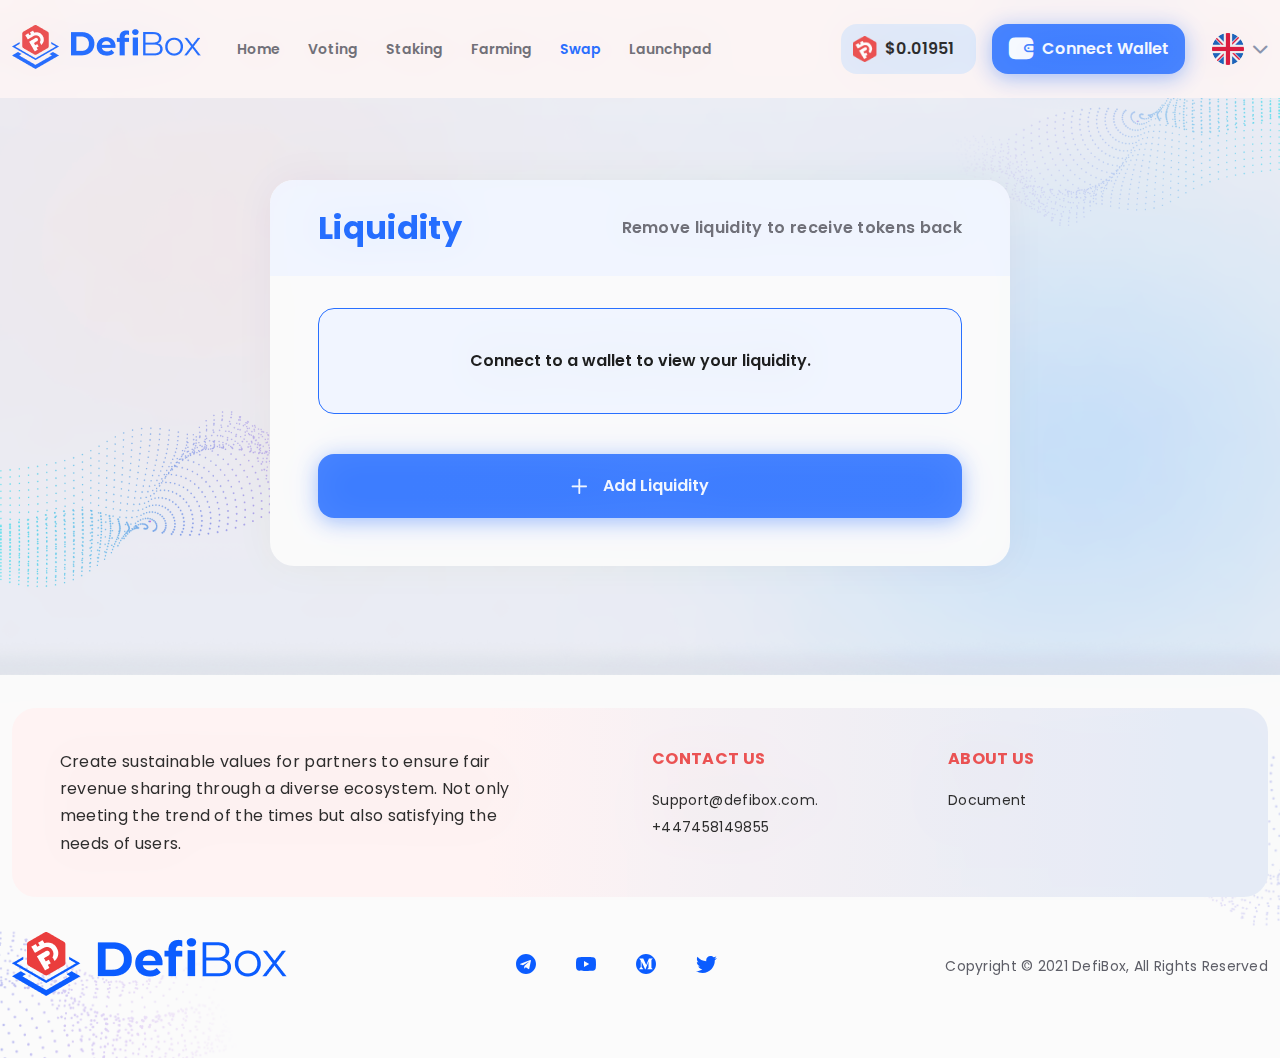
<file: liquidity.html>
<!doctype html>
<html lang="en">
  <head>
    <meta charset="utf-8">
    <title>DefiBox | Liquidity</title>
    <meta name="viewport" content="width=device-width, initial-scale=1, maximum-scale=1, user-scalable=no" />
    <link rel="icon" href="images/favicon.png" />
    <meta property="og:image" content="images/image-featured.jpg">

    <script src="assets/js/jquery-3.6.0.min.js"></script>

    <link href="assets/css/main.css" rel="stylesheet">

  </head>
  <body>
    <div class="wrapper">

      <div class="loading-page">
        <div class="loading-page__logo">
          <img src="images/logo.png" alt="Logo">
          <div class="text-center mt-3">
            <div class="spinner-border" role="status">
              <span class="visually-hidden">Loading...</span>
            </div>
          </div>
        </div>

      </div>

      <header class="header -fix">
        <div class="container d-flex align-items-center">
          <div class="d-xl-none">
            <div class="menu-mb__btn">
              <span class="iconz-bar"></span>
              <span class="iconz-bar"></span>
              <span class="iconz-bar"></span>
            </div>
          </div>

          <h1 class="logo">
            <a href="index.html">
              <img src="images/logo.png" alt="Logo">
            </a>
          </h1> <!-- .logo -->

          <nav class="main__nav d-none d-xl-block">
            <ul class="el__menu">
              <li class="menu-item"><a href="index.html">Home</a></li>
              <li class="menu-item"><a href="voting.html">Voting</a></li>
              <li class="menu-item"><a href="staking.html">Staking</a></li>
              <li class="menu-item"><a href="farming.html">Farming</a></li>
              <li class="menu-item has-sub active">
                <a href="javascript: void(0);">Swap</a>
                <ul class="sub-menu">
                  <li><a href="swap.html">Exchange</a></li>
                  <li class="active"><a href="liquidity.html">Liquidity</a></li>
                </ul>
              </li>
              <li class="menu-item"><a href="launchpad.html">Launchpad</a></li>
            </ul>
          </nav>

          <div class="header__price ms-auto">
            <img src="assets/img/header-price-img.png" width="29" height="32" alt="">
            <span class="">$0.01951</span>
          </div>

          <a href="#" class="btn -wallet" type="button" class="show-modal" data-bs-toggle="modal" data-bs-target="#connectWallet"><span>Connect wallet</span></a>
          <!-- <div class="-connected js-dropdown">
            <div class="btn js-dropdown-selected -wallet d-flex align-items-center">
              <span class="-txt me-2">0x...a78E</span>
              <i class="icon-arrow-down"></i>
            </div>
            <div class="-wallet__more js-dropdown-list">
              <ul class="-list list-unstyled">
                <li><a href="#" type="button" data-bs-toggle="modal" data-bs-target="#mangeWallet">Wallet</a></li>
                <li><a href="#" type="button" data-bs-toggle="modal" data-bs-target="#mangeWallet">Transactions</a></li>
                <li><a href="#">Your NTFs</a></li>
                <li><a href="#" class="d-flex justify-content-between align-items-center">Make a Profile <span class="-required"></span></a></li>
                <li><a href="#" class="d-flex justify-content-between align-items-center">Disconnect <i class="icon-logout"></i></a></li>
              </ul>
            </div>
          </div> -->

          <div class="languages ms-lg-4 d-none d-lg-inline-block">
            <div class="languages__label"><img src="./assets/flag/en.png" width="32" height="32" alt=""></div>
            <div class="languages__content">
              <p class="languages__text">Select language</p>
              <ul class="">
                <li class="active"><a href=""><img src="./assets/flag/en.png" width="32" height="32" alt=""><span>English</span></a></li>
                <li><a href=""><img src="./assets/flag/vi.png" width="32" height="32" alt=""><span>Vietnamese</span></a></li>
              </ul>
            </div>
          </div> <!-- .languages -->

        </div>
      </header>

      <section class="wallet-detail">
        <div class="container">
          <div class="wl__wrap mx-auto">
            <header class="wl__header d-flex align-items-center justify-content-between">
              <h2 class="wl__header__title me-5">Liquidity</h2>
              <div class="wl__header__sub">Remove liquidity to receive tokens back</div>
            </header><!-- wl__header -->
            <div class="wl__content hs__content">
              <div class="lq__info text-center">Connect to a wallet to view your liquidity.</div>
              <a href="./add.html" class="btn lq__btn d-flex align-items-center justify-content-center">
                <span>
                  <i class="icon-plus me-3"></i>Add Liquidity
                </span>
              </a>
            </div><!-- hs__content -->
          </div><!-- wl__wrap -->
        </div>
      </section>

      <!-- modal connect wallet -->
      <div class="modal fade wl__modal -connect" id="connectWallet" tabindex="-1" aria-labelledby="connectWalletTitle" aria-hidden="true">
        <div class="modal-dialog modal-dialog-centered modal-dialog-scrollable">
          <div class="modal-content">
            <div class="modal-header -border -border__bottom">
              <h3 class="modal-title" id="connectWalletTitle">Connect wallet</h3>
              <button type="button" class="-close" data-bs-dismiss="modal" aria-label="Close"><i class="icon-close"></i></button>
            </div>
            <div class="modal-body">
              <form action="#" method="post" class="wl__form js-attr-disable">
                <div class="form-group scroll__wrap">
                  <ul class="wallet-list scroll__wrap__content d-flex flex-wrap justify-content-between">
                    <li class="tk__item d-flex flex-column flex-md-row align-items-between align-items-md-center justify-content-between">
                      <input type="radio" name="token" id="wl__metamask" class="-check js-attr-checkbox">
                      <label for="wl__metamask" class="-name order-last order-md-first"><span>Metamask</span></label>
                      <div class="-logo d-flex align-items-center justify-content-start justify-content-md-center mb-3 mb-md-0"><img src="./assets/img/pages/logo-metamask.png" alt=""></div>
                    </li><!-- end tk__item -->
                    <li class="tk__item d-flex flex-column flex-md-row align-items-between align-items-md-center justify-content-between">
                      <input type="radio" name="token" id="wl__bnb" class="-check js-attr-checkbox">
                      <label for="wl__bnb" class="-name order-last order-md-first"><span>Binance Smart Chain</span></label>
                      <div class="-logo d-flex align-items-center justify-content-start justify-content-md-center mb-3 mb-md-0"><img src="./assets/img/pages/logo-bnb-light.png" alt=""></div>
                    </li><!-- end tk__item -->
                    <li class="tk__item d-flex flex-column flex-md-row align-items-between align-items-md-center justify-content-between">
                      <input type="radio" name="token" id="wl__eth" class="-check js-attr-checkbox">
                      <label for="wl__eth" class="-name order-last order-md-first"><span>Ethereum</span></label>
                      <div class="-logo d-flex align-items-center justify-content-start justify-content-md-center mb-3 mb-md-0"><img src="./assets/img/pages/logo-eth.png" alt=""></div>
                    </li><!-- end tk__item -->
                    <li class="tk__item d-flex flex-column flex-md-row align-items-between align-items-md-center justify-content-between">
                      <input type="radio" name="token" id="wl__usdt" class="-check js-attr-checkbox">
                      <label for="wl__usdt" class="-name order-last order-md-first"><span>BOX</span></label>
                      <div class="-logo d-flex align-items-center justify-content-start justify-content-md-center mb-3 mb-md-0"><img src="./assets/img/pages/logo-defibox.png" alt=""></div>
                    </li><!-- end tk__item -->
                  </ul>
                </div><!-- end form-group -->
                <button class="btn -wallet -submit -disabled js-attr-button" disabled type="submit"><span>Connect wallet</span></button>
                <div class="-note text-center">No wallet found. Make sure extension is installed.</div>
              </form>
            </div>
          </div>
        </div>
      </div>
      <!-- end modal connect wallet -->

      <footer class="footer">
        <div class="container">
          <div class="footer-info">
            <div class="row">
              <div class="col-lg-5">
                <div class="footer__item footer-info__txt">
                  Create sustainable values for partners to ensure fair revenue sharing through a diverse ecosystem. Not only meeting the trend of the times but also satisfying the needs of users.
                </div>
              </div>
              <div class="col-8 col-lg-3 offset-lg-1">
                <div class="footer__item">
                  <div class="footer__title">CONTACT US</div>
                  <div><a href="mailto:support@defibox.com">Support@defibox.com.</a></div>
                  <div><a href="tel:+447458149855">+447458149855</a></div>
                </div>
              </div>
              <div class="col-4 col-lg-3">
                <div class="footer__item">
                  <div class="footer__title">ABOUT US</div>
                  <a href="https://docs.defibox.com/" target="_blank">Document</a>
                </div>
              </div>
            </div>
          </div><!-- footer-info -->
          <div class="footer-bottom d-lg-flex align-items-center justify-content-between">
            <div class="footer__logo">
              <a href="index.html">
                <img src="images/footer-logo.png" alt="Logo">
              </a>
            </div><!-- footer__logo -->
            <div class="footer__social">
              <ul class="-list">
                <li><a href="#" target="_blank"><img src="assets/img/telegram.svg" width="24" height="24" alt=""></a></li>
                <li><a href="#" target="_blank"><img src="assets/img/youtube.svg" width="24" height="24" alt=""></a></li>
                <li><a href="#" target="_blank"><img src="assets/img/medium.svg" width="24" height="24" alt=""></a></li>
                <li><a href="#" target="_blank"><img src="assets/img/twitter.svg" width="24" height="24" alt=""></a></li>
              </ul>
            </div><!-- footer__socical -->
            <div class="copyright">
              <p>Copyright © 2021 DefiBox, All Rights Reserved</p>
            </div><!-- copyright -->
          </div><!-- footer-bottom -->
        </div>
      </footer>

      <nav id="menu__mobile" class="nav__mobile">
        <div class="nav__mobile__content">
          <div class="menu-mb__btn">
            <span class="iconz-bar"></span>
            <span class="iconz-bar"></span>
            <span class="iconz-bar"></span>
          </div>
          <div class="nav__mobile--logo text-center">
            <a href="index.html"><img src="images/logo.png" alt="Logo"></a>
          </div>
          <ul class="nav__mobile--ul">
            <li class="menu-item"><a href="index.html">Home</a></li>
            <li class="menu-item"><a href="voting.html">Voting</a></li>
            <li class="menu-item"><a href="staking.html">Staking</a></li>
            <li class="menu-item"><a href="farming.html">Farming</a></li>
            <li class="menu-item js-toggle active">
              <a href="javascript: void(0);" class="js-toggle-btn">Swap</a>
              <ul class="sub-menu js-toggle-show">
                <li><a href="swap.html">Exchange</a></li>
                <li class="active"><a href="liquidity.html">Liquidity</a></li>
              </ul>
            </li>
            <li class="menu-item"><a href="launchpad.html">Launchpad</a></li>
          </ul>
          <div class="languages">
            <div class="languages__label"><img src="./assets/flag/en.png" width="24" height="12" alt=""><span>English</span></div>
            <div class="languages__content">
              <p class="languages__text">Select language</p>
              <ul class="">
                <li class="active"><a href=""><img src="./assets/flag/en.png" width="24" height="12" alt=""><span>English</span></a></li>
                <li><a href=""><img src="./assets/flag/vi.png" width="24" height="12" alt=""><span>Vietnamese</span></a></li>
              </ul>
            </div>
          </div> <!-- .languages -->

        </div>
      </nav>
    </div> <!-- .wrapper -->

    <script src="assets/libs/bootstrap/js/bootstrap.bundle.min.js"></script>

    <script src="assets/js/main.js"></script>

  </body>
</html>
</file>
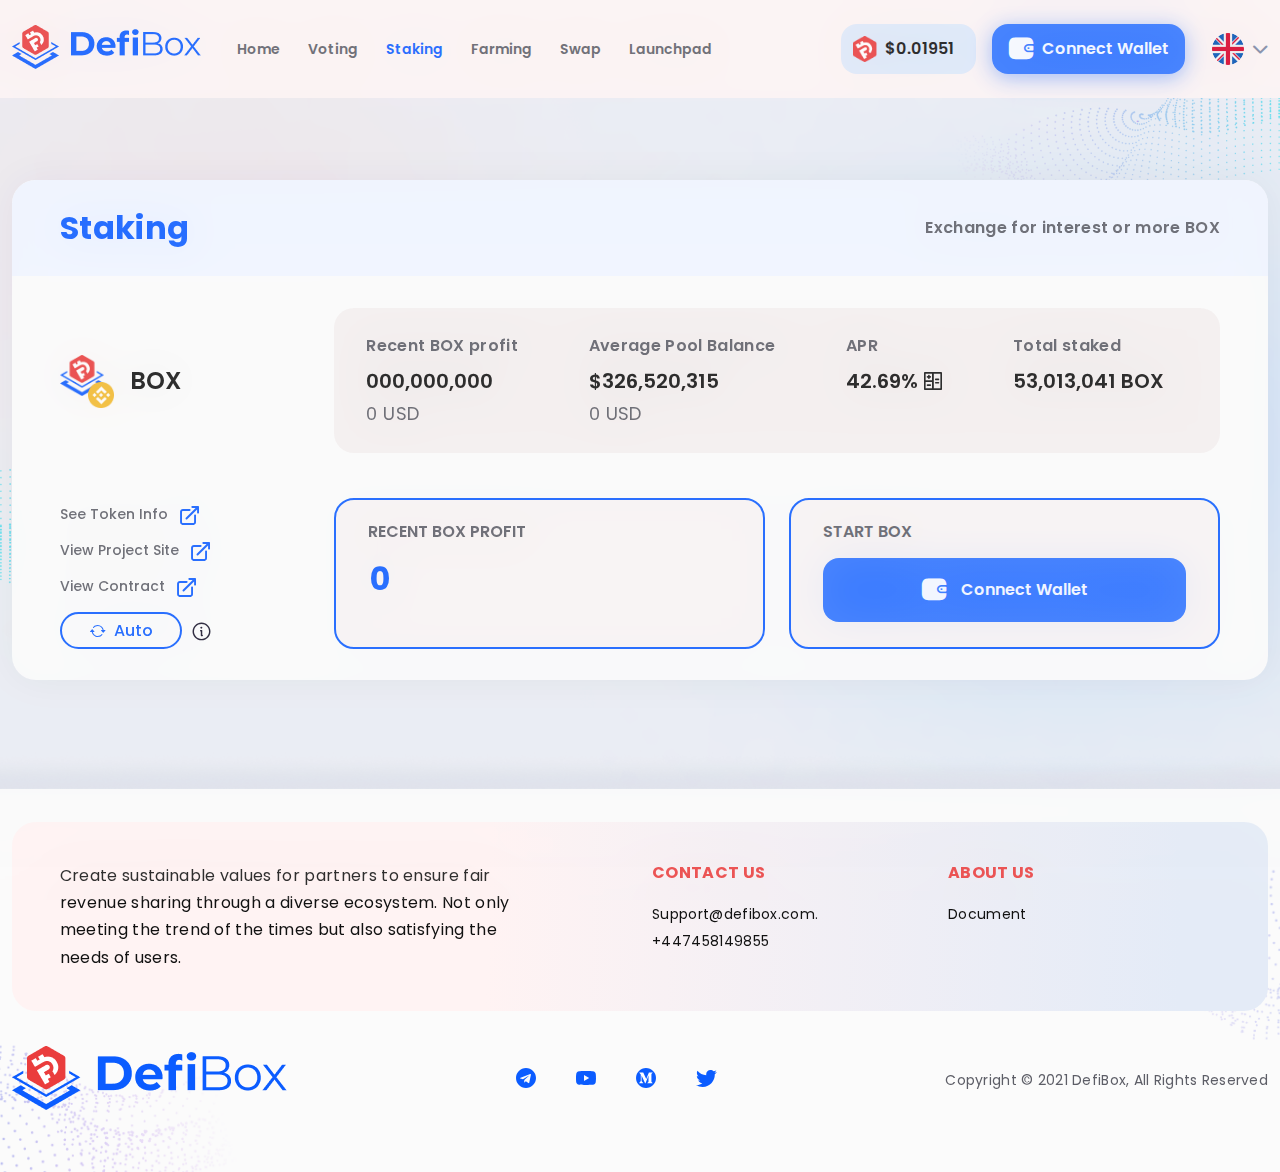
<file: staking.html>
<!doctype html>
<html lang="en">
  <head>
    <meta charset="utf-8">
    <title>DefiBox | Staking</title>
    <meta name="viewport" content="width=device-width, initial-scale=1, maximum-scale=1, user-scalable=no" />
    <link rel="icon" href="images/favicon.png" />
    <meta property="og:image" content="images/image-featured.jpg">

    <script src="assets/js/jquery-3.6.0.min.js"></script>

    <link href="assets/css/main.css" rel="stylesheet">

  </head>
  <body>
    <div class="wrapper">

      <div class="loading-page">
        <div class="loading-page__logo">
          <img src="images/logo.png" alt="Logo">
          <div class="text-center mt-3">
            <div class="spinner-border" role="status">
              <span class="visually-hidden">Loading...</span>
            </div>
          </div>
        </div>

      </div>

      <header class="header -fix">
        <div class="container d-flex align-items-center">
          <div class="d-xl-none">
            <div class="menu-mb__btn">
              <span class="iconz-bar"></span>
              <span class="iconz-bar"></span>
              <span class="iconz-bar"></span>
            </div>
          </div>

          <h1 class="logo">
            <a href="index.html">
              <img src="images/logo.png" alt="Logo">
            </a>
          </h1> <!-- .logo -->

          <nav class="main__nav d-none d-xl-block">
            <ul class="el__menu">
              <li class="menu-item"><a href="index.html">Home</a></li>
              <li class="menu-item"><a href="voting.html">Voting</a></li>
              <li class="menu-item active"><a href="staking.html">Staking</a></li>
              <li class="menu-item"><a href="farming.html">Farming</a></li>
              <li class="menu-item has-sub">
                <a href="javascript: void(0);">Swap</a>
                <ul class="sub-menu">
                  <li><a href="swap.html">Exchange</a></li>
                  <li><a href="liquidity.html">Liquidity</a></li>
                </ul>
              </li>
              <li class="menu-item"><a href="launchpad.html">Launchpad</a></li>
            </ul>
          </nav>

          <div class="header__price ms-auto">
            <img src="assets/img/header-price-img.png" width="29" height="32" alt="">
            <span class="">$0.01951</span>
          </div>

          <a href="#" class="btn -wallet" type="button" class="show-modal" data-bs-toggle="modal" data-bs-target="#connectWallet"><span>Connect wallet</span></a>
          <!-- <div class="-connected js-dropdown">
            <div class="btn js-dropdown-selected -wallet d-flex align-items-center">
              <span class="-txt me-2">0x...a78E</span>
              <i class="icon-arrow-down"></i>
            </div>
            <div class="-wallet__more js-dropdown-list">
              <ul class="-list list-unstyled">
                <li><a href="#" type="button" data-bs-toggle="modal" data-bs-target="#mangeWallet">Wallet</a></li>
                <li><a href="#" type="button" data-bs-toggle="modal" data-bs-target="#mangeWallet">Transactions</a></li>
                <li><a href="#">Your NTFs</a></li>
                <li><a href="#" class="d-flex justify-content-between align-items-center">Make a Profile <span class="-required"></span></a></li>
                <li><a href="#" class="d-flex justify-content-between align-items-center">Disconnect <i class="icon-logout"></i></a></li>
              </ul>
            </div>
          </div> -->

          <div class="languages ms-lg-4 d-none d-lg-inline-block">
            <div class="languages__label"><img src="./assets/flag/en.png" width="32" height="32" alt=""></div>
            <div class="languages__content">
              <p class="languages__text">Select language</p>
              <ul class="">
                <li class="active"><a href=""><img src="./assets/flag/en.png" width="32" height="32" alt=""><span>English</span></a></li>
                <li><a href=""><img src="./assets/flag/vi.png" width="32" height="32" alt=""><span>Vietnamese</span></a></li>
              </ul>
            </div>
          </div> <!-- .languages -->

        </div>
      </header>

      <section class="wallet-detail">
        <div class="container">
          <div class="wl__wrap mw-100 mx-auto">
            <header class="wl__header d-flex align-items-center justify-content-between">
              <h2 class="wl__header__title me-5">Staking</h2>
              <div class="wl__header__sub">Exchange for interest or more BOX</div>
            </header>
            <div class="hv__content">
              <div class="hv__item">
                <header class="hv__header d-flex align-items-center flex-wrap flex-md-nowrap">
                  <div class="hv__header__token d-flex align-items-center">
                    <div class="-logo -reverse me-3">
                      <div class="-logo__small"><img src="./assets/img/pages/logo-bnb.png" alt=""></div>
                      <div class="-logo__pri"><img src="./assets/img/pages/logo-defibox.png" alt=""></div>
                    </div>
                    <div class="-name -large">BOX</div>
                  </div>
                  <div class="hv__header__more -stak">
                    <div class="hv__info d-flex flex-wrap flex-lg-nowrap justify-content-between">
                      <div class="hv__info__item -earned">
                        <div class="-title mb-2">Recent BOX profit</div>
                        <div class="-numb">
                          <div class="-numb__pri">000,000,000</div>
                          <div class="-numb__txt mt-1">0 USD</div>
                        </div>
                      </div><!-- hv__info__item -->
                      <div class="hv__info__item -staked">
                        <div class="-title mb-2">Average Pool Balance</div>
                        <div class="-numb">
                          <div class="-numb__pri">$326,520,315</div>
                          <div class="-numb__txt mt-1">0 USD</div>
                        </div>
                      </div><!-- hv__info__item -->
                      <div class="hv__info__item -apr">
                        <div class="-title mb-2">APR</div>
                        <div class="-numb d-flex">
                          42.69%
                          <button class="-icon js-focus" data-focus="cake_bnb_lp_staked" data-modal="roiCalculator" type="button" data-bs-toggle="modal" data-bs-target="#roiCalculator">
                            <i class="icon-calculator d-none d-lg-inline-block"></i>
                          </button>
                        </div>
                      </div><!-- hv__info__item -->
                      <div class="hv__info__item -total">
                        <div class="-title mb-2">Total staked</div>
                        <div class="-numb">53,013,041 BOX</div>
                      </div><!-- hv__info__item -->
                    </div><!-- hv__info -->
                  </div><!-- hv__header__more -->
                </header><!-- hv__header -->
                <div class="hv__main">
                  <div class="hv__action -stak d-flex flex-wrap flex-lg-nowrap">
                    <ul class="hv__action__list list-unstyled">
                      <li><a href="#">See Token Info <i class="icon-external-link"></i></a></li>
                      <li><a href="#">View Project Site <i class="icon-external-link"></i></a></li>
                      <li><a href="#">View Contract <i class="icon-external-link"></i></a></li>
                      <li class="-core d-flex align-items-center">
                        <div class="-core__wrap -auto"><i class="icon-repeat"></i>Auto</div>
                        <i class="icon-info ms-2" data-bs-toggle="tooltip" data-bs-placement="bottom" title="Notes......"></i>
                      </li>
                    </ul>
                    <div class="hv__action__btn d-flex justify-content-between flex-wrap flex-sm-nowrap">
                      <div class="ac__item">
                        <label class="ac__item__txt" for="cake_earned">RECENT BOX PROFIT</label>
                        <form class="wl__form ac__item__info d-flex align-items-center justify-content-between">
                          <div class="-input"><input type="text" id="cake_earned" value="0" placeholder="0" disabled></div>
                        </form>
                      </div>
                      <div class="ac__item">
                        <label class="ac__item__txt">START BOX</label>
                        <a href="#" class="btn -wallet" type="button" data-bs-toggle="modal" data-bs-target="#connectWallet"><span>Connect wallet</span></a>
                      </div>
                    </div>
                  </div><!-- hv__action -->
                </div>
              </div>
            </div>
          </div>
        </div>
      </section>

      <!-- modal connect wallet -->
      <div class="modal fade wl__modal -connect" id="connectWallet" tabindex="-1" aria-labelledby="connectWalletTitle" aria-hidden="true">
        <div class="modal-dialog modal-dialog-centered modal-dialog-scrollable">
          <div class="modal-content">
            <div class="modal-header -border -border__bottom">
              <h3 class="modal-title" id="connectWalletTitle">Connect wallet</h3>
              <button type="button" class="-close" data-bs-dismiss="modal" aria-label="Close"><i class="icon-close"></i></button>
            </div>
            <div class="modal-body">
              <form action="#" method="post" class="wl__form js-attr-disable">
                <div class="form-group scroll__wrap">
                  <ul class="wallet-list scroll__wrap__content d-flex flex-wrap justify-content-between">
                    <li class="tk__item d-flex flex-column flex-md-row align-items-between align-items-md-center justify-content-between">
                      <input type="radio" name="token" id="wl__metamask" class="-check js-attr-checkbox">
                      <label for="wl__metamask" class="-name order-last order-md-first"><span>Metamask</span></label>
                      <div class="-logo d-flex align-items-center justify-content-start justify-content-md-center mb-3 mb-md-0"><img src="./assets/img/pages/logo-metamask.png" alt=""></div>
                    </li><!-- end tk__item -->
                    <li class="tk__item d-flex flex-column flex-md-row align-items-between align-items-md-center justify-content-between">
                      <input type="radio" name="token" id="wl__bnb" class="-check js-attr-checkbox">
                      <label for="wl__bnb" class="-name order-last order-md-first"><span>Binance Smart Chain</span></label>
                      <div class="-logo d-flex align-items-center justify-content-start justify-content-md-center mb-3 mb-md-0"><img src="./assets/img/pages/logo-bnb-light.png" alt=""></div>
                    </li><!-- end tk__item -->
                    <li class="tk__item d-flex flex-column flex-md-row align-items-between align-items-md-center justify-content-between">
                      <input type="radio" name="token" id="wl__eth" class="-check js-attr-checkbox">
                      <label for="wl__eth" class="-name order-last order-md-first"><span>Ethereum</span></label>
                      <div class="-logo d-flex align-items-center justify-content-start justify-content-md-center mb-3 mb-md-0"><img src="./assets/img/pages/logo-eth.png" alt=""></div>
                    </li><!-- end tk__item -->
                    <li class="tk__item d-flex flex-column flex-md-row align-items-between align-items-md-center justify-content-between">
                      <input type="radio" name="token" id="wl__usdt" class="-check js-attr-checkbox">
                      <label for="wl__usdt" class="-name order-last order-md-first"><span>BOX</span></label>
                      <div class="-logo d-flex align-items-center justify-content-start justify-content-md-center mb-3 mb-md-0"><img src="./assets/img/pages/logo-defibox.png" alt=""></div>
                    </li><!-- end tk__item -->
                  </ul>
                </div><!-- end form-group -->
                <button class="btn -wallet -submit -disabled js-attr-button" disabled type="submit"><span>Connect wallet</span></button>
                <div class="-note text-center">No wallet found. Make sure extension is installed.</div>
              </form>
            </div>
          </div>
        </div>
      </div>
      <!-- end modal connect wallet -->

      <!-- modal ROI Calculator -->
      <div class="modal fade wl__modal -connect" id="roiCalculator" tabindex="-1" aria-labelledby="roiCalculatorTitle" aria-hidden="true">
        <div class="modal-dialog modal-dialog-centered modal-dialog-scrollable">
          <div class="modal-content">
            <div class="modal-header -border -border__bottom">
              <h3 class="modal-title" id="roiCalculatorTitle">ROI Calculator</h3>
              <button type="button" class="-close" data-bs-dismiss="modal" aria-label="Close"><i class="icon-close"></i></button>
            </div><!-- modal-header -->
            <div class="modal-body">
              <form action="#" method="post" class="wl__form">
                <div class="form-group">
                  <label for="cake_bnb_lp_staked" class="form-label">CAKE-BOX LP STAKED</label>
                  <div class="-calculator position-relative d-flex align-items-center mb-3" for="cake_bnb_lp_staked">
                    <div class="cc__wrap">
                      <div class="cc__input d-flex justify-content-end align-items-center mb-3">
                        <input type="number" class="form-control" id="cake_bnb_lp_staked" placeholder="0.00" />
                        <span class="cc__input__txt ms-2">USD</span>
                      </div>
                      <div class="cc__txt">0.00 CAKE-BOX LP</div>
                    </div>
                    <div class="cc__icon ms-3">
                      <i class="icon-up-down"></i>
                    </div>
                  </div><!-- -calculator -->
                  <div class="-choose d-flex justify-content-end align-items-center">
                    <button class="-choose__btn">$100</button>
                    <button class="-choose__btn">$1000</button>
                    <button class="-choose__btn -disabled" disabled>MY BALANCE</button>
                    <span class="-choose__icon"><i class="icon-question-circle" data-bs-toggle="tooltip" data-bs-placement="bottom" title="Notes......"></i></span>
                  </div>
                </div><!-- form-group -->
                <div class="form-group">
                  <label class="form-label">STAKED FOR</label>
                  <div class="cc__staked cc__time">
                    <div class="cc__time__wrap d-flex">
                      <div class="cc__time__item">
                        <input type="radio" name="cc__staked" id="cc__staked__1D">
                        <label for="cc__staked__1D">1D</label>
                      </div>
                      <div class="cc__time__item">
                        <input type="radio" name="cc__staked" id="cc__staked__7D">
                        <label for="cc__staked__7D">7D</label>
                      </div>
                      <div class="cc__time__item">
                        <input type="radio" name="cc__staked" id="cc__staked__30D">
                        <label for="cc__staked__30D">30D</label>
                      </div>
                      <div class="cc__time__item">
                        <input type="radio" name="cc__staked" id="cc__staked__1Y" checked>
                        <label for="cc__staked__1Y">1Y</label>
                      </div>
                      <div class="cc__time__item">
                        <input type="radio" name="cc__staked" id="cc__staked__5Y">
                        <label for="cc__staked__5Y">5Y</label>
                      </div>
                    </div>
                  </div>
                </div><!-- form-group -->
                <div class="form-group">
                  <label class="form-label">COMPOUNDING EVERY</label>
                  <div class="cc__compounding cc__time d-flex align-items-center">
                    <div class="cc__time__status me-3">
                      <input type="checkbox" name="cc__compounding" id="cc__compounding__status">
                      <label for="cc__compounding__status"><i class="icon-check"></i></label>
                    </div>
                    <div class="cc__time__wrap d-flex -disabled">
                      <div class="cc__time__item">
                        <input type="radio" name="cc__compounding" id="cc__compounding__1D" checked disabled>
                        <label for="cc__compounding__1D">1D</label>
                      </div>
                      <div class="cc__time__item">
                        <input type="radio" name="cc__compounding" id="cc__compounding__7D" disabled>
                        <label for="cc__compounding__7D">7D</label>
                      </div>
                      <div class="cc__time__item">
                        <input type="radio" name="cc__compounding" id="cc__compounding__14D" disabled>
                        <label for="cc__compounding__14D">14D</label>
                      </div>
                      <div class="cc__time__item">
                        <input type="radio" name="cc__compounding" id="cc__compounding__30D" disabled>
                        <label for="cc__compounding__30D">30D</label>
                      </div>
                    </div>
                  </div>
                </div><!-- form-group -->
                <div class="form-group cc__convert d-flex align-items-center justify-content-center">
                  <i class="icon-arrow-down-tall"></i>
                </div><!-- form-group -->
                <div class="form-group">
                  <div class="cc__rate">
                    <div class="cc__rate__wrap">
                      <label class="form-label">ROI AT CURRENT RATES</label>
                      <div class="cc__rate__input position-relative d-flex align-items-center justify-content-between">
                        <input type="checkbox" name="" id="cc__rate__input__edit">
                        <span class="-sym position-absolute">$</span>
                        <input type="number" class="form-control" value="0.00" id="cc__rate__input__price">
                        <label for="cc__rate__input__edit" class="ms-4 position-relative js-focus" data-focus="cc__rate__input__price" data-modal="roiCalculator">
                          <i class="icon-pencil position-absolute top-50 start-50 translate-middle"></i>
                          <i class="icon-check position-absolute top-50 start-50 translate-middle"></i>
                        </label>
                      </div>
                      <div class="-txt mt-2">~ 0 CAKE (0.00%)</div>
                    </div>
                  </div>
                </div><!-- form-group -->
              </form>
            </div><!-- modal-body -->
            <div class="modal-footer d-block cc__detail js-toggle">
              <a href="#" class="js-toggle-btn cc__detail__btn d-flex align-items-center justify-content-center"><i class="icon-arrow-down"></i></a>
              <div class="cc__detail__content js-toggle-show">
                <ul class="-list unstyled">
                  <li class="-list__item d-flex align-items-center justify-content-between">
                    <div class="-txt">APR (incl. LP rewards)</div>
                    <div class="-numb">43.3%</div>
                  </li>
                  <li class="-list__item d-flex align-items-center justify-content-between">
                    <div class="-txt">Base APR (CAKE yield only)</div>
                    <div class="-numb">38.61%</div>
                  </li>
                  <li class="-list__item d-flex align-items-center justify-content-between">
                    <div class="-txt">APY (1x daily compound)</div>
                    <div class="-numb">46.81%</div>
                  </li>
                  <li class="-list__item d-flex align-items-center justify-content-between">
                    <div class="-txt">Farm Multiplier</div>
                    <div class="-numb">40X<i class="-icon icon-info ms-2" data-bs-toggle="tooltip" data-bs-placement="bottom" title="Notes......"></i></div>
                  </li>
                </ul>
                <ul class="-info list-instyled">
                  <li>Calculated based on current rates.</li>
                  <li>LP rewards: 0.17% trading fees, distributed proportionally among LP token holders.</li>
                  <li>All figures are estimates provided for your convenience only, and by no means represent guaranteed returns.</li>
                </ul>
                <div class="-link text-center"><a href="#" class="d-inline-flex align-items-center">Get CAKE-BOX<i class="icon-external-link ms-2"></i></a></div>
              </div>
            </div><!-- modal-footer -->
          </div>
        </div>
      </div>
      <!-- end modal ROI Calculator -->

      <footer class="footer">
        <div class="container">
          <div class="footer-info">
            <div class="row">
              <div class="col-lg-5">
                <div class="footer__item footer-info__txt">
                  Create sustainable values for partners to ensure fair revenue sharing through a diverse ecosystem. Not only meeting the trend of the times but also satisfying the needs of users.
                </div>
              </div>
              <div class="col-8 col-lg-3 offset-lg-1">
                <div class="footer__item">
                  <div class="footer__title">CONTACT US</div>
                  <div><a href="mailto:support@defibox.com">Support@defibox.com.</a></div>
                  <div><a href="tel:+447458149855">+447458149855</a></div>
                </div>
              </div>
              <div class="col-4 col-lg-3">
                <div class="footer__item">
                  <div class="footer__title">ABOUT US</div>
                  <a href="https://docs.defibox.com/" target="_blank">Document</a>
                </div>
              </div>
            </div>
          </div><!-- footer-info -->
          <div class="footer-bottom d-lg-flex align-items-center justify-content-between">
            <div class="footer__logo">
              <a href="index.html">
                <img src="images/footer-logo.png" alt="Logo">
              </a>
            </div><!-- footer__logo -->
            <div class="footer__social">
              <ul class="-list">
                <li><a href="#" target="_blank"><img src="assets/img/telegram.svg" width="24" height="24" alt=""></a></li>
                <li><a href="#" target="_blank"><img src="assets/img/youtube.svg" width="24" height="24" alt=""></a></li>
                <li><a href="#" target="_blank"><img src="assets/img/medium.svg" width="24" height="24" alt=""></a></li>
                <li><a href="#" target="_blank"><img src="assets/img/twitter.svg" width="24" height="24" alt=""></a></li>
              </ul>
            </div><!-- footer__socical -->
            <div class="copyright">
              <p>Copyright © 2021 DefiBox, All Rights Reserved</p>
            </div><!-- copyright -->
          </div><!-- footer-bottom -->
        </div>
      </footer>

      <nav id="menu__mobile" class="nav__mobile">
        <div class="nav__mobile__content">
          <div class="menu-mb__btn">
            <span class="iconz-bar"></span>
            <span class="iconz-bar"></span>
            <span class="iconz-bar"></span>
          </div>
          <div class="nav__mobile--logo text-center">
            <a href="index.html"><img src="images/logo.png" alt="Logo"></a>
          </div>
          <ul class="nav__mobile--ul">
            <li class="menu-item"><a href="index.html">Home</a></li>
            <li class="menu-item"><a href="voting.html">Voting</a></li>
            <li class="menu-item active"><a href="staking.html">Staking</a></li>
            <li class="menu-item"><a href="farming.html">Farming</a></li>
            <li class="menu-item js-toggle">
              <a href="javascript: void(0);" class="js-toggle-btn">Swap</a>
              <ul class="sub-menu js-toggle-show">
                <li><a href="swap.html">Exchange</a></li>
                <li><a href="liquidity.html">Liquidity</a></li>
              </ul>
            </li>
            <li class="menu-item"><a href="launchpad.html">Launchpad</a></li>
          </ul>
          <div class="languages">
            <div class="languages__label"><img src="./assets/flag/en.png" width="24" height="12" alt=""><span>English</span></div>
            <div class="languages__content">
              <p class="languages__text">Select language</p>
              <ul class="">
                <li class="active"><a href=""><img src="./assets/flag/en.png" width="24" height="12" alt=""><span>English</span></a></li>
                <li><a href=""><img src="./assets/flag/vi.png" width="24" height="12" alt=""><span>Vietnamese</span></a></li>
              </ul>
            </div>
          </div> <!-- .languages -->

        </div>
      </nav>
    </div> <!-- .wrapper -->

    <script src="assets/libs/bootstrap/js/bootstrap.bundle.min.js"></script>

    <script src="assets/js/main.js"></script>

  </body>
</html>
</file>
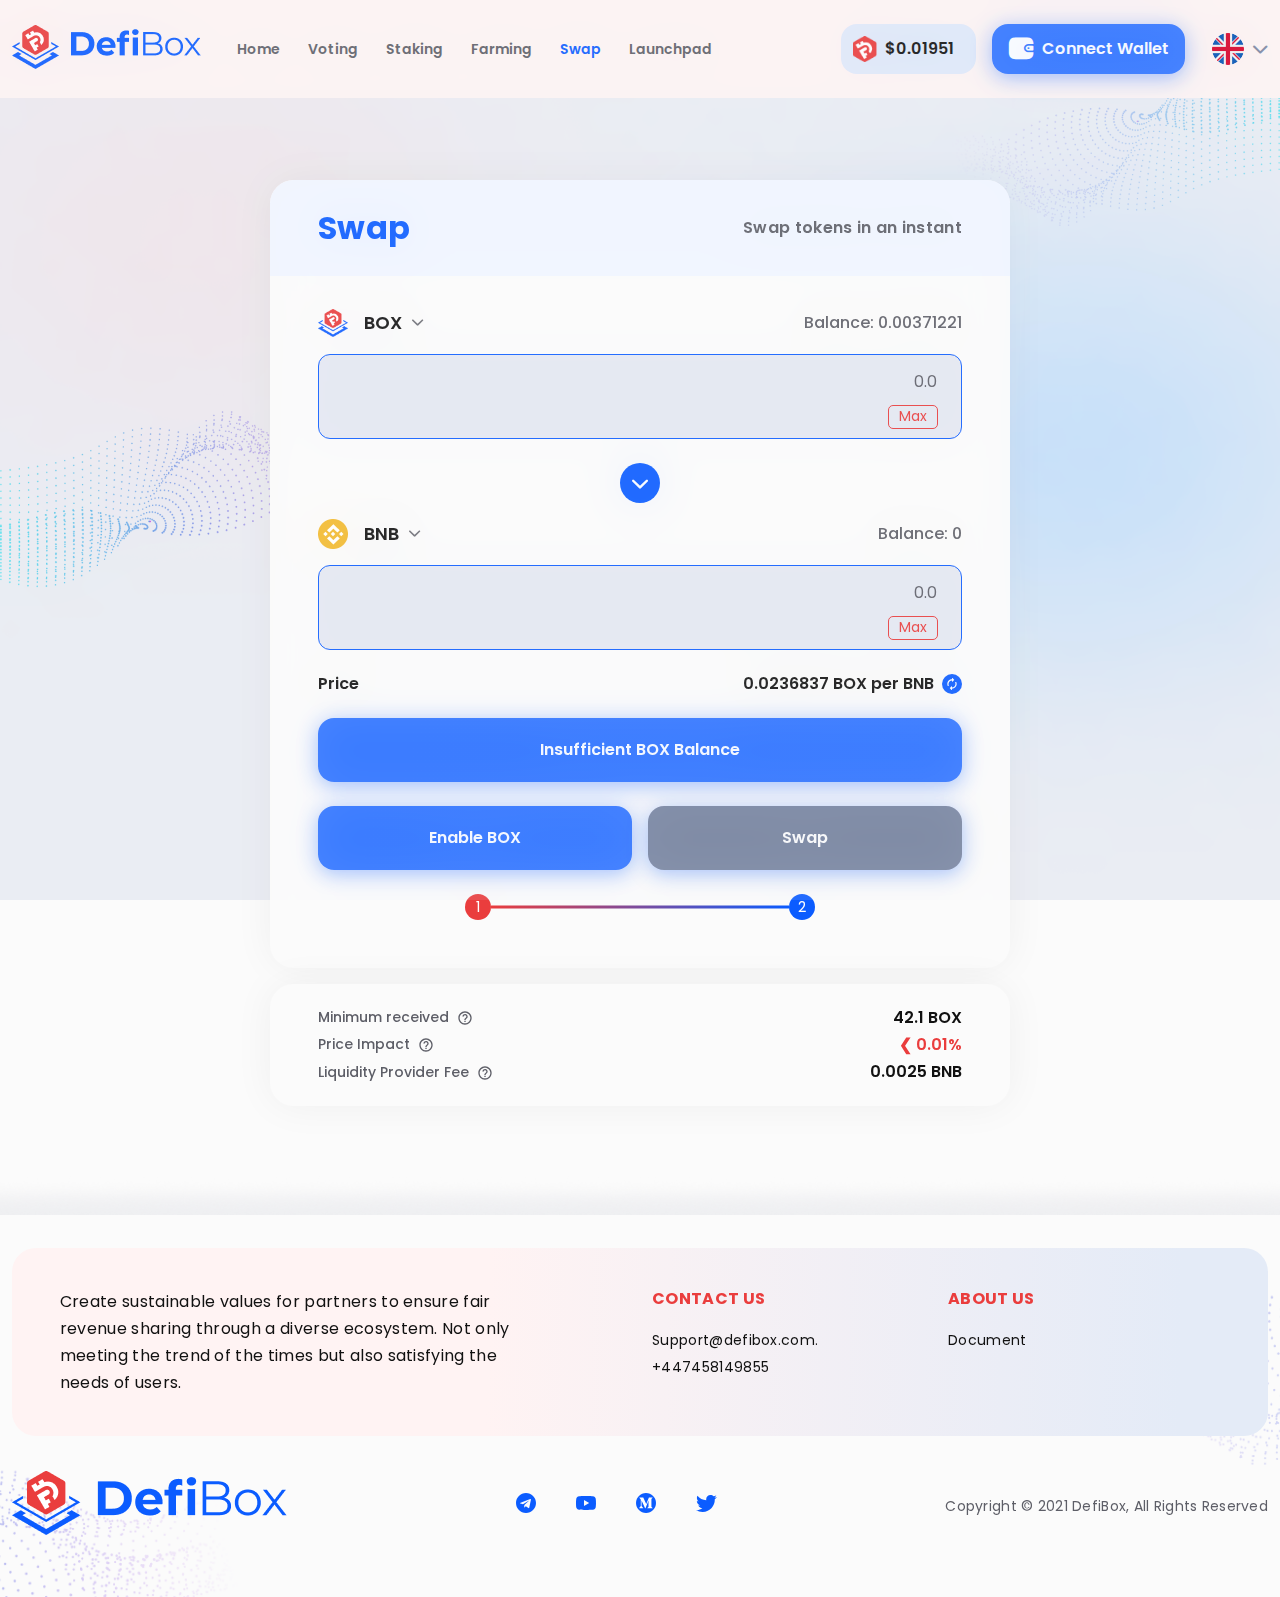
<file: swap.html>
<!doctype html>
<html lang="en">
  <head>
    <meta charset="utf-8">
    <title>DefiBox | Swap</title>
    <meta name="viewport" content="width=device-width, initial-scale=1, maximum-scale=1, user-scalable=no" />
    <link rel="icon" href="images/favicon.png" />
    <meta property="og:image" content="images/image-featured.jpg">

    <script src="assets/js/jquery-3.6.0.min.js"></script>

    <link href="assets/css/main.css" rel="stylesheet">

  </head>
  <body>
    <div class="wrapper">

      <div class="loading-page">
        <div class="loading-page__logo">
          <img src="images/logo.png" alt="Logo">
          <div class="text-center mt-3">
            <div class="spinner-border" role="status">
              <span class="visually-hidden">Loading...</span>
            </div>
          </div>
        </div>

      </div>

      <header class="header -fix">
        <div class="container d-flex align-items-center">
          <div class="d-xl-none">
            <div class="menu-mb__btn">
              <span class="iconz-bar"></span>
              <span class="iconz-bar"></span>
              <span class="iconz-bar"></span>
            </div>
          </div>

          <h1 class="logo">
            <a href="index.html">
              <img src="images/logo.png" alt="Logo">
            </a>
          </h1> <!-- .logo -->

          <nav class="main__nav d-none d-xl-block">
            <ul class="el__menu">
              <li class="menu-item"><a href="index.html">Home</a></li>
              <li class="menu-item"><a href="voting.html">Voting</a></li>
              <li class="menu-item"><a href="staking.html">Staking</a></li>
              <li class="menu-item"><a href="farming.html">Farming</a></li>
              <li class="menu-item has-sub active">
                <a href="javascript: void(0);">Swap</a>
                <ul class="sub-menu">
                  <li class="active"><a href="swap.html">Exchange</a></li>
                  <li><a href="liquidity.html">Liquidity</a></li>
                </ul>
              </li>
              <li class="menu-item"><a href="launchpad.html">Launchpad</a></li>
            </ul>
          </nav>

          <div class="header__price ms-auto">
            <img src="assets/img/header-price-img.png" width="29" height="32" alt="">
            <span class="">$0.01951</span>
          </div>

          <a href="#" class="btn -wallet" type="button" class="show-modal" data-bs-toggle="modal" data-bs-target="#connectWallet"><span>Connect wallet</span></a>
          <!-- <div class="-connected js-dropdown">
            <div class="btn js-dropdown-selected -wallet d-flex align-items-center">
              <span class="-txt me-2">0x...a78E</span>
              <i class="icon-arrow-down"></i>
            </div>
            <div class="-wallet__more js-dropdown-list">
              <ul class="-list list-unstyled">
                <li><a href="#" type="button" data-bs-toggle="modal" data-bs-target="#mangeWallet">Wallet</a></li>
                <li><a href="#" type="button" data-bs-toggle="modal" data-bs-target="#mangeWallet">Transactions</a></li>
                <li><a href="#">Your NTFs</a></li>
                <li><a href="#" class="d-flex justify-content-between align-items-center">Make a Profile <span class="-required"></span></a></li>
                <li><a href="#" class="d-flex justify-content-between align-items-center">Disconnect <i class="icon-logout"></i></a></li>
              </ul>
            </div>
          </div> -->

          <div class="languages ms-lg-4 d-none d-lg-inline-block">
            <div class="languages__label"><img src="./assets/flag/en.png" width="32" height="32" alt=""></div>
            <div class="languages__content">
              <p class="languages__text">Select language</p>
              <ul class="">
                <li class="active"><a href=""><img src="./assets/flag/en.png" width="32" height="32" alt=""><span>English</span></a></li>
                <li><a href=""><img src="./assets/flag/vi.png" width="32" height="32" alt=""><span>Vietnamese</span></a></li>
              </ul>
            </div>
          </div> <!-- .languages -->

        </div>
      </header>

      <section class="wallet-detail">
        <div class="container">
          <div class="wl__wrap mx-auto mb-3">
            <header class="wl__header d-flex align-items-center justify-content-between">
              <h2 class="wl__header__title me-5">Swap</h2>
              <div class="wl__header__sub">Swap tokens in an instant</div>
            </header><!-- wl__header -->
            <div class="wl__content">
              <form action="#" method="post" class="wl__form">
                <div class="form-group mb-3">
                  <div class="-currency d-flex justify-content-between align-items-center mb-3">
                    <div class="cr__item d-flex align-items-center">
                      <div class="-icon"><img src="./assets/img/pages/logo-defibox.png" alt=""></div>
                      <div class="-sym">BOX</div>
                      <button type="button" class="show-modal" data-bs-toggle="modal" data-bs-target="#chooseToken">
                        <i class="icon-arrow-down"></i>
                      </button>
                    </div><!-- cr__item -->
                    <span class="-txt">Balance: 0.00371221</span>
                  </div>
                  <div class="cr__input position-relative" for="wl__amount__from">
                    <input type="number" class="form-control" id="wl__amount__from" placeholder="0.0" />
                    <div class="-txt text-end position-absolute"><button type="button">Max</button></div>
                  </div><!-- cr__input -->
                </div><!-- end form-group -->
                <div class="-currency__arrow mt-4 mb-3"><i class="icon-arrow-down"></i></div>
                <div class="form-group mb-4">
                  <div class="-currency d-flex justify-content-between align-items-center mb-3">
                    <div class="cr__item d-flex align-items-center">
                      <div class="-icon"><img src="./assets/img/pages/logo-bnb.png" alt=""></div>
                      <div class="-sym">BNB</div>
                      <button type="button" class="show-modal" data-bs-toggle="modal" data-bs-target="#chooseToken">
                        <i class="icon-arrow-down"></i>
                      </button>
                    </div>
                    <span class="-txt">Balance: 0</span>
                  </div><!-- cr__item -->
                  <div class="cr__input position-relative" for="wl__amount__from">
                    <input type="number" class="form-control" id="wl__amount__from" placeholder="0.0" />
                    <div class="-txt text-end position-absolute"><button type="button">Max</button></div>
                  </div><!-- cr__input -->
                </div><!-- end form-group -->
                <div class="cr__percent d-flex align-items-center justify-content-between mb-4">
                  <div class="cr__txt">Price</div>
                  <div class="-per d-flex align-items-center justify-content-between">
                    <div class="-per__txt">0.0236837 BOX per BNB</div>
                    <a href="javascript: void(0);" class="-per__refresh d-flex align-items-center justify-content-center">
                      <svg viewBox="0 0 24 24" width="14px" color="text" xmlns="http://www.w3.org/2000/svg" class="sc-bdnxRM kDWlca">
                        <path fill="#FFFFFF" d="M12 6V7.79C12 8.24 12.54 8.46 12.85 8.14L15.64 5.35C15.84 5.15 15.84 4.84 15.64 4.64L12.85 1.85C12.54 1.54 12 1.76 12 2.21V4C7.58 4 4 7.58 4 12C4 13.04 4.2 14.04 4.57 14.95C4.84 15.62 5.7 15.8 6.21 15.29C6.48 15.02 6.59 14.61 6.44 14.25C6.15 13.56 6 12.79 6 12C6 8.69 8.69 6 12 6ZM17.79 8.71C17.52 8.98 17.41 9.4 17.56 9.75C17.84 10.45 18 11.21 18 12C18 15.31 15.31 18 12 18V16.21C12 15.76 11.46 15.54 11.15 15.86L8.36 18.65C8.16 18.85 8.16 19.16 8.36 19.36L11.15 22.15C11.46 22.46 12 22.24 12 21.8V20C16.42 20 20 16.42 20 12C20 10.96 19.8 9.96 19.43 9.05C19.16 8.38 18.3 8.2 17.79 8.71Z"></path>
                      </svg>
                    </a>
                  </div>
                </div>
                <!-- <button class="btn -submit -disabled" disabled type="submit"><span>Insufficient BOX balance</span></button> -->
                <button class="btn -submit" type="button" class="show-modal" data-bs-toggle="modal" data-bs-target="#confirmSwap"><span>Insufficient BOX balance</span></button>
                <div class="cr__btn d-flex justify-content-between mt-4">
                  <button class="btn -submit me-3" type="submit"><span>Enable BOX</span></button>
                  <!-- <button class="btn -submit" type="submit"><span>Swap</span></button> -->
                  <button class="btn -submit -disabled" disabled type="submit"><span>Swap</span></button>
                </div>
                <div class="cr__step mt-4 mx-auto d-flex justify-content-between"><!-- add class "-full" to cr__step if active 2 step -->
                  <div class="cr__step__item is-active d-flex align-items-center justify-content-center">1</div>
                  <div class="cr__step__item d-flex align-items-center justify-content-center">2</div>
                </div>
              </form>
            </div><!-- wl__content -->
          </div><!-- wl__wrap -->
          <div class="wl__wrap mx-auto py-4">
            <div class="sc__box">
              <div class="sc__item d-flex align-items-center justify-content-between">
                <div class="-txt d-flex align-items-center">
                  <div class="-txt__info">Minimum received</div>
                  <div class="-txt__icon ms-2">
                    <svg viewBox="0 0 24 24" color="textSubtle" width="16px" xmlns="http://www.w3.org/2000/svg" class="sc-bdnxRM cSawQi">
                      <path fill="#5D5E67" d="M12 2C6.48 2 2 6.48 2 12C2 17.52 6.48 22 12 22C17.52 22 22 17.52 22 12C22 6.48 17.52 2 12 2ZM12 20C7.59 20 4 16.41 4 12C4 7.59 7.59 4 12 4C16.41 4 20 7.59 20 12C20 16.41 16.41 20 12 20ZM11 16H13V18H11V16ZM12.61 6.04C10.55 5.74 8.73 7.01 8.18 8.83C8 9.41 8.44 10 9.05 10H9.25C9.66 10 9.99 9.71 10.13 9.33C10.45 8.44 11.4 7.83 12.43 8.05C13.38 8.25 14.08 9.18 14 10.15C13.9 11.49 12.38 11.78 11.55 13.03C11.55 13.04 11.54 13.04 11.54 13.05C11.53 13.07 11.52 13.08 11.51 13.1C11.42 13.25 11.33 13.42 11.26 13.6C11.25 13.63 11.23 13.65 11.22 13.68C11.21 13.7 11.21 13.72 11.2 13.75C11.08 14.09 11 14.5 11 15H13C13 14.58 13.11 14.23 13.28 13.93C13.3 13.9 13.31 13.87 13.33 13.84C13.41 13.7 13.51 13.57 13.61 13.45C13.62 13.44 13.63 13.42 13.64 13.41C13.74 13.29 13.85 13.18 13.97 13.07C14.93 12.16 16.23 11.42 15.96 9.51C15.72 7.77 14.35 6.3 12.61 6.04Z"></path>
                    </svg>
                  </div>
                </div>
                <div class="-info">42.1 BOX</div>
              </div><!-- sc__item -->
              <div class="sc__item d-flex align-items-center justify-content-between">
                <div class="-txt d-flex align-items-center">
                  <div class="-txt__info">Price Impact</div>
                  <div class="-txt__icon ms-2">
                    <svg viewBox="0 0 24 24" color="textSubtle" width="16px" xmlns="http://www.w3.org/2000/svg" class="sc-bdnxRM cSawQi">
                      <path fill="#5D5E67" d="M12 2C6.48 2 2 6.48 2 12C2 17.52 6.48 22 12 22C17.52 22 22 17.52 22 12C22 6.48 17.52 2 12 2ZM12 20C7.59 20 4 16.41 4 12C4 7.59 7.59 4 12 4C16.41 4 20 7.59 20 12C20 16.41 16.41 20 12 20ZM11 16H13V18H11V16ZM12.61 6.04C10.55 5.74 8.73 7.01 8.18 8.83C8 9.41 8.44 10 9.05 10H9.25C9.66 10 9.99 9.71 10.13 9.33C10.45 8.44 11.4 7.83 12.43 8.05C13.38 8.25 14.08 9.18 14 10.15C13.9 11.49 12.38 11.78 11.55 13.03C11.55 13.04 11.54 13.04 11.54 13.05C11.53 13.07 11.52 13.08 11.51 13.1C11.42 13.25 11.33 13.42 11.26 13.6C11.25 13.63 11.23 13.65 11.22 13.68C11.21 13.7 11.21 13.72 11.2 13.75C11.08 14.09 11 14.5 11 15H13C13 14.58 13.11 14.23 13.28 13.93C13.3 13.9 13.31 13.87 13.33 13.84C13.41 13.7 13.51 13.57 13.61 13.45C13.62 13.44 13.63 13.42 13.64 13.41C13.74 13.29 13.85 13.18 13.97 13.07C14.93 12.16 16.23 11.42 15.96 9.51C15.72 7.77 14.35 6.3 12.61 6.04Z"></path>
                    </svg>
                  </div>
                </div>
                <div class="-info -highlight">&#10094; 0.01%</div>
              </div><!-- sc__item -->
              <div class="sc__item d-flex align-items-center justify-content-between">
                <div class="-txt d-flex align-items-center">
                  <div class="-txt__info">Liquidity Provider Fee</div>
                  <div class="-txt__icon ms-2">
                    <svg viewBox="0 0 24 24" color="textSubtle" width="16px" xmlns="http://www.w3.org/2000/svg" class="sc-bdnxRM cSawQi">
                      <path fill="#5D5E67" d="M12 2C6.48 2 2 6.48 2 12C2 17.52 6.48 22 12 22C17.52 22 22 17.52 22 12C22 6.48 17.52 2 12 2ZM12 20C7.59 20 4 16.41 4 12C4 7.59 7.59 4 12 4C16.41 4 20 7.59 20 12C20 16.41 16.41 20 12 20ZM11 16H13V18H11V16ZM12.61 6.04C10.55 5.74 8.73 7.01 8.18 8.83C8 9.41 8.44 10 9.05 10H9.25C9.66 10 9.99 9.71 10.13 9.33C10.45 8.44 11.4 7.83 12.43 8.05C13.38 8.25 14.08 9.18 14 10.15C13.9 11.49 12.38 11.78 11.55 13.03C11.55 13.04 11.54 13.04 11.54 13.05C11.53 13.07 11.52 13.08 11.51 13.1C11.42 13.25 11.33 13.42 11.26 13.6C11.25 13.63 11.23 13.65 11.22 13.68C11.21 13.7 11.21 13.72 11.2 13.75C11.08 14.09 11 14.5 11 15H13C13 14.58 13.11 14.23 13.28 13.93C13.3 13.9 13.31 13.87 13.33 13.84C13.41 13.7 13.51 13.57 13.61 13.45C13.62 13.44 13.63 13.42 13.64 13.41C13.74 13.29 13.85 13.18 13.97 13.07C14.93 12.16 16.23 11.42 15.96 9.51C15.72 7.77 14.35 6.3 12.61 6.04Z"></path>
                    </svg>
                  </div>
                </div>
                <div class="-info">0.0025 BNB</div>
              </div><!-- sc__item -->
            </div><!-- sc__box -->
          </div><!-- wl__wrap -->
        </div>
      </section>

      <!-- modal connect wallet -->
      <div class="modal fade wl__modal -connect" id="connectWallet" tabindex="-1" aria-labelledby="connectWalletTitle" aria-hidden="true">
        <div class="modal-dialog modal-dialog-centered modal-dialog-scrollable">
          <div class="modal-content">
            <div class="modal-header -border -border__bottom">
              <h3 class="modal-title" id="connectWalletTitle">Connect wallet</h3>
              <button type="button" class="-close" data-bs-dismiss="modal" aria-label="Close"><i class="icon-close"></i></button>
            </div>
            <div class="modal-body">
              <form action="#" method="post" class="wl__form js-attr-disable">
                <div class="form-group scroll__wrap">
                  <ul class="wallet-list scroll__wrap__content d-flex flex-wrap justify-content-between">
                    <li class="tk__item d-flex flex-column flex-md-row align-items-between align-items-md-center justify-content-between">
                      <input type="radio" name="token" id="wl__metamask" class="-check js-attr-checkbox">
                      <label for="wl__metamask" class="-name order-last order-md-first"><span>Metamask</span></label>
                      <div class="-logo d-flex align-items-center justify-content-start justify-content-md-center"><img src="./assets/img/pages/logo-metamask.png" alt=""></div>
                    </li><!-- end tk__item -->
                    <li class="tk__item d-flex flex-column flex-md-row align-items-between align-items-md-center justify-content-between">
                      <input type="radio" name="token" id="wl__bnb" class="-check js-attr-checkbox">
                      <label for="wl__bnb" class="-name order-last order-md-first"><span>Binance Smart Chain</span></label>
                      <div class="-logo d-flex align-items-center justify-content-start justify-content-md-center"><img src="./assets/img/pages/logo-bnb-light.png" alt=""></div>
                    </li><!-- end tk__item -->
                    <li class="tk__item d-flex flex-column flex-md-row align-items-between align-items-md-center justify-content-between">
                      <input type="radio" name="token" id="wl__eth" class="-check js-attr-checkbox">
                      <label for="wl__eth" class="-name order-last order-md-first"><span>Ethereum</span></label>
                      <div class="-logo d-flex align-items-center justify-content-start justify-content-md-center"><img src="./assets/img/pages/logo-eth.png" alt=""></div>
                    </li><!-- end tk__item -->
                    <li class="tk__item d-flex flex-column flex-md-row align-items-between align-items-md-center justify-content-between">
                      <input type="radio" name="token" id="wl__usdt" class="-check js-attr-checkbox">
                      <label for="wl__usdt" class="-name order-last order-md-first"><span>BOX</span></label>
                      <div class="-logo d-flex align-items-center justify-content-start justify-content-md-center"><img src="./assets/img/pages/logo-defibox.png" alt=""></div>
                    </li><!-- end tk__item -->
                  </ul>
                </div><!-- end form-group -->
                <button class="btn -wallet -submit -disabled js-attr-button" disabled type="submit"><span>Connect wallet</span></button>
                <div class="-note text-center">No wallet found. Make sure extension is installed.</div>
              </form>
            </div>
          </div>
        </div>
      </div>
      <!-- end modal connect wallet -->

      <!-- modal choose item -->
      <div class="modal fade wl__modal" id="chooseToken" tabindex="-1" aria-labelledby="chooseTokenTitle" aria-hidden="true">
        <div class="modal-dialog modal-dialog-centered modal-dialog-scrollable">
          <div class="modal-content">
            <div class="modal-header">
              <h3 class="modal-title" id="chooseTokenTitle">Choose token</h3>
              <button type="button" class="-close" data-bs-dismiss="modal" aria-label="Close"><i class="icon-close"></i></button>
            </div>
            <div class="modal-body">
              <form action="#" method="post" class="wl__form">
                <div class="form-group">
                  <div class="-search position-relative">
                    <input type="email" class="form-control" id="wl__amount" placeholder="Search token" />
                    <span class="-txt -highlight position-absolute top-50 translate-middle-y"><i class="icon-search"></i></span>
                  </div>
                </div><!-- end form-group -->
                <div class="form-group scroll__wrap">
                  <ul class="token-list scroll__wrap__content">
                    <li class="tk__item d-flex align-items-center justify-content-between">
                      <input type="radio" name="token" id="tk__eth" class="-check">
                      <label for="tk__eth" class="-name pe-4 pe-md-0">
                        <span>ETH</span>
                        <span class="-full-name">Ethereum</span>
                      </label>
                      <div class="-meta d-flex align-items-center">
                        <div class="-numb">0.003712</div>
                        <div class="-logo d-flex align-items-center justify-content-center"><img src="./assets/img/pages/logo-eth.png" alt=""></div>
                      </div>
                    </li><!-- end tk__item -->
                    <li class="tk__item d-flex align-items-center justify-content-between">
                      <input type="radio" name="token" id="tk__bnb" class="-check">
                      <label for="tk__bnb" class="-name pe-4 pe-md-0">
                        <span>BNB</span>
                        <span class="-full-name">Binance Coin</span>
                      </label>
                      <div class="-meta d-flex align-items-center">
                        <div class="-numb">0.003712</div>
                        <div class="-logo d-flex align-items-center justify-content-center"><img src="./assets/img/pages/logo-bnb.png" alt=""></div>
                      </div>
                    </li><!-- end tk__item -->
                    <li class="tk__item d-flex align-items-center justify-content-between">
                      <input type="radio" name="token" id="tk__metamask" class="-check">
                      <label for="tk__metamask" class="-name pe-4 pe-md-0">
                        <span>Metamask</span>
                        <span class="-full-name">MetaMask</span>
                      </label>
                      <div class="-meta d-flex align-items-center">
                        <div class="-numb">0.003712</div>
                        <div class="-logo d-flex align-items-center justify-content-center"><img src="./assets/img/pages/logo-metamask.png" alt=""></div>
                      </div>
                    </li><!-- end tk__item -->
                    <li class="tk__item d-flex align-items-center justify-content-between">
                      <input type="radio" name="token" id="tk__usdt" class="-check">
                      <label for="tk__usdt" class="-name pe-4 pe-md-0">
                        <span>USDT</span>
                        <span class="-full-name">Tether</span>
                      </label>
                      <div class="-meta d-flex align-items-center">
                        <div class="-numb">0.003712</div>
                        <div class="-logo d-flex align-items-center justify-content-center"><img src="./assets/img/pages/logo-usdt.png" alt=""></div>
                      </div>
                    </li><!-- end tk__item -->
                  </ul>
                </div><!-- end form-group -->
                <button class="btn -submit" type="button" data-bs-toggle="modal" data-bs-target="#mangeToken"><span>Manage Tokens</span></button>
              </form>
            </div>
          </div>
        </div>
      </div>
      <!-- end modal choose item -->

      <!-- modal Confirm Swap -->
      <div class="modal fade wl__modal -swap" id="confirmSwap" tabindex="-1" aria-labelledby="confirmSwapTitle" aria-hidden="true">
        <div class="modal-dialog modal-dialog-centered modal-dialog-scrollable">
          <div class="modal-content">
            <div class="modal-header -border -border__bottom">
              <h3 class="modal-title" id="confirmSwapTitle">Confirm Swap</h3>
              <button type="button" class="-close" data-bs-dismiss="modal" aria-label="Close"><i class="icon-close"></i></button>
            </div>
            <div class="modal-body">
              <form action="#" method="post" class="wl__form">
                <div class="form-group">
                  <ul class="sw__list list-unstyled mb-5">
                    <li class="sw__list__item d-flex align-items-center justify-content-between">
                      <div class="-txt d-flex align-items-center me-4">
                        <div class="-logo"><img src="./assets/img/pages/logo-defibox.png" alt=""></div>
                        <div class="-price mt-0">751759</div>
                      </div>
                      <div class="-sym">BOX</div>
                    </li>
                    <li class="sw__list__item -arrow"><i class="icon-arrow-down"></i></li>
                    <li class="sw__list__item d-flex align-items-center justify-content-between">
                      <div class="-txt d-flex align-items-center me-4">
                        <div class="-logo"><img src="./assets/img/pages/logo-bnb.png" alt=""></div>
                        <div class="-price mt-0">1000</div>
                      </div>
                      <div class="-sym">BNB</div>
                    </li>
                  </ul>
                  <div class="-info text-center mb-5">Input is estimated. You will sell at most <strong class="-highlight">751759 BOX</strong> or the transaction will revert.</div>
                  <div class="sc__box">
                    <div class="sc__item d-flex align-items-center justify-content-between">
                      <div class="-txt d-flex align-items-center">
                        <div class="-txt__info">Minimum received</div>
                        <div class="-txt__icon ms-2">
                          <svg viewBox="0 0 24 24" color="textSubtle" width="16px" xmlns="http://www.w3.org/2000/svg" class="sc-bdnxRM cSawQi">
                            <path fill="#5D5E67" d="M12 2C6.48 2 2 6.48 2 12C2 17.52 6.48 22 12 22C17.52 22 22 17.52 22 12C22 6.48 17.52 2 12 2ZM12 20C7.59 20 4 16.41 4 12C4 7.59 7.59 4 12 4C16.41 4 20 7.59 20 12C20 16.41 16.41 20 12 20ZM11 16H13V18H11V16ZM12.61 6.04C10.55 5.74 8.73 7.01 8.18 8.83C8 9.41 8.44 10 9.05 10H9.25C9.66 10 9.99 9.71 10.13 9.33C10.45 8.44 11.4 7.83 12.43 8.05C13.38 8.25 14.08 9.18 14 10.15C13.9 11.49 12.38 11.78 11.55 13.03C11.55 13.04 11.54 13.04 11.54 13.05C11.53 13.07 11.52 13.08 11.51 13.1C11.42 13.25 11.33 13.42 11.26 13.6C11.25 13.63 11.23 13.65 11.22 13.68C11.21 13.7 11.21 13.72 11.2 13.75C11.08 14.09 11 14.5 11 15H13C13 14.58 13.11 14.23 13.28 13.93C13.3 13.9 13.31 13.87 13.33 13.84C13.41 13.7 13.51 13.57 13.61 13.45C13.62 13.44 13.63 13.42 13.64 13.41C13.74 13.29 13.85 13.18 13.97 13.07C14.93 12.16 16.23 11.42 15.96 9.51C15.72 7.77 14.35 6.3 12.61 6.04Z"></path>
                          </svg>
                        </div>
                      </div>
                      <div class="-info">42.1 BOX</div>
                    </div><!-- sc__item -->
                    <div class="sc__item d-flex align-items-center justify-content-between">
                      <div class="-txt d-flex align-items-center">
                        <div class="-txt__info">Price Impact</div>
                        <div class="-txt__icon ms-2">
                          <svg viewBox="0 0 24 24" color="textSubtle" width="16px" xmlns="http://www.w3.org/2000/svg" class="sc-bdnxRM cSawQi">
                            <path fill="#5D5E67" d="M12 2C6.48 2 2 6.48 2 12C2 17.52 6.48 22 12 22C17.52 22 22 17.52 22 12C22 6.48 17.52 2 12 2ZM12 20C7.59 20 4 16.41 4 12C4 7.59 7.59 4 12 4C16.41 4 20 7.59 20 12C20 16.41 16.41 20 12 20ZM11 16H13V18H11V16ZM12.61 6.04C10.55 5.74 8.73 7.01 8.18 8.83C8 9.41 8.44 10 9.05 10H9.25C9.66 10 9.99 9.71 10.13 9.33C10.45 8.44 11.4 7.83 12.43 8.05C13.38 8.25 14.08 9.18 14 10.15C13.9 11.49 12.38 11.78 11.55 13.03C11.55 13.04 11.54 13.04 11.54 13.05C11.53 13.07 11.52 13.08 11.51 13.1C11.42 13.25 11.33 13.42 11.26 13.6C11.25 13.63 11.23 13.65 11.22 13.68C11.21 13.7 11.21 13.72 11.2 13.75C11.08 14.09 11 14.5 11 15H13C13 14.58 13.11 14.23 13.28 13.93C13.3 13.9 13.31 13.87 13.33 13.84C13.41 13.7 13.51 13.57 13.61 13.45C13.62 13.44 13.63 13.42 13.64 13.41C13.74 13.29 13.85 13.18 13.97 13.07C14.93 12.16 16.23 11.42 15.96 9.51C15.72 7.77 14.35 6.3 12.61 6.04Z"></path>
                          </svg>
                        </div>
                      </div>
                      <div class="-info -highlight">&#10094; 0.01%</div>
                    </div><!-- sc__item -->
                    <div class="sc__item d-flex align-items-center justify-content-between">
                      <div class="-txt d-flex align-items-center">
                        <div class="-txt__info">Liquidity Provider Fee</div>
                        <div class="-txt__icon ms-2">
                          <svg viewBox="0 0 24 24" color="textSubtle" width="16px" xmlns="http://www.w3.org/2000/svg" class="sc-bdnxRM cSawQi">
                            <path fill="#5D5E67" d="M12 2C6.48 2 2 6.48 2 12C2 17.52 6.48 22 12 22C17.52 22 22 17.52 22 12C22 6.48 17.52 2 12 2ZM12 20C7.59 20 4 16.41 4 12C4 7.59 7.59 4 12 4C16.41 4 20 7.59 20 12C20 16.41 16.41 20 12 20ZM11 16H13V18H11V16ZM12.61 6.04C10.55 5.74 8.73 7.01 8.18 8.83C8 9.41 8.44 10 9.05 10H9.25C9.66 10 9.99 9.71 10.13 9.33C10.45 8.44 11.4 7.83 12.43 8.05C13.38 8.25 14.08 9.18 14 10.15C13.9 11.49 12.38 11.78 11.55 13.03C11.55 13.04 11.54 13.04 11.54 13.05C11.53 13.07 11.52 13.08 11.51 13.1C11.42 13.25 11.33 13.42 11.26 13.6C11.25 13.63 11.23 13.65 11.22 13.68C11.21 13.7 11.21 13.72 11.2 13.75C11.08 14.09 11 14.5 11 15H13C13 14.58 13.11 14.23 13.28 13.93C13.3 13.9 13.31 13.87 13.33 13.84C13.41 13.7 13.51 13.57 13.61 13.45C13.62 13.44 13.63 13.42 13.64 13.41C13.74 13.29 13.85 13.18 13.97 13.07C14.93 12.16 16.23 11.42 15.96 9.51C15.72 7.77 14.35 6.3 12.61 6.04Z"></path>
                          </svg>
                        </div>
                      </div>
                      <div class="-info">0.0025 BNB</div>
                    </div><!-- sc__item -->
                  </div><!-- sc__box -->
                </div><!-- end form-group -->
                <button class="btn -wallet -submit" type="submit"><span>Confirm Swap</span></button>
              </form>
            </div>
          </div>
        </div>
      </div>
      <!-- end modal Confirm Swap -->

      <!-- modal Manage -->
      <div class="modal fade wl__modal -manage" id="mangeToken" tabindex="-1" aria-labelledby="mangeTokenTitle" aria-hidden="true">
        <div class="modal-dialog modal-dialog-centered modal-dialog-scrollable">
          <div class="modal-content">
            <div class="modal-header -border -border__bottom">
              <h3 class="modal-title" id="mangeTokenTitle">Manage</h3>
              <button type="button" class="-close" data-bs-dismiss="modal" aria-label="Close"><i class="icon-close"></i></button>
            </div>
            <div class="modal-body">
              <nav class="wl__tabs">
                <div class="nav nav-tabs" role="tablist">
                  <button class="nav-link active" id="nav-manage-list-tab" data-bs-toggle="tab" data-bs-target="#nav-manage-list" type="button" role="tab" aria-controls="nav-manage-list" aria-selected="true">Lists</button>
                  <button class="nav-link" id="nav-manage-token-tab" data-bs-toggle="tab" data-bs-target="#nav-manage-token" type="button" role="tab" aria-controls="nav-manage-token" aria-selected="false">Tokens</button>
                </div>
              </nav>
              <div class="tab-content">
                <div class="tab-pane fade show active" id="nav-manage-list" role="tabpanel" aria-labelledby="nav-manage-list-tab">
                  <form action="#" method="post" class="wl__form">
                    <div class="form-group">
                      <input type="text" class="form-control" placeholder="https:// or ipfs:// or ENS name">
                      <div class="text-validate">Enter valid list location</div>
                    </div>
                    <div class="form-group mn__list">
                      <div class="mn__list__item d-flex align-items-center justify-content-between">
                        <div class="-info d-flex align-items-center">
                          <div class="-info__thumb"><img src="./assets/img/pages/pancake.png" alt=""></div>
                          <div class="-info__content">
                            <div class="-txt">PancakeSwap Extended</div>
                            <div class="-meta d-flex align-items-center">
                              264 tokens 
                              <div class="js-dropdown ms-2">
                                <i class="icon-settings js-dropdown-selected"></i>
                                <div class="js-dropdown-list">
                                  <div class="-meta__txt">v2.16.53</div>
                                  <div class="-meta__link d-flex align-items-center"><a href="#"><span>See</span><i class="icon-external-link"></i></a></div>
                                  <div class="-meta__btn"><a href="#" class="btn"><span>Remove</span></a></div>
                                </div>
                              </div>
                            </div>
                          </div>
                        </div>
                        <div class="-enable">
                          <input type="checkbox" name="" id="token-swap1" class="-enable__check">
                          <label for="token-swap1" class="-enable__label"></label>
                        </div>
                      </div><!-- mn__list__item -->
                      <div class="mn__list__item d-flex align-items-center justify-content-between">
                        <div class="-info d-flex align-items-center">
                          <div class="-info__thumb"><img src="./assets/img/pages/pancake.png" alt=""></div>
                          <div class="-info__content">
                            <div class="-txt">PancakeSwap Extended</div>
                            <div class="-meta d-flex align-items-center">
                              264 tokens
                              <div class="js-dropdown ms-2">
                                <i class="icon-settings js-dropdown-selected"></i>
                                <div class="js-dropdown-list">
                                  <div class="-meta__txt">v2.16.53</div>
                                  <div class="-meta__link d-flex align-items-center"><a href="#"><span>See</span><i class="icon-external-link"></i></a></div>
                                  <div class="-meta__btn"><a href="#" class="btn"><span>Remove</span></a></div>
                                </div>
                              </div>
                            </div>
                          </div>
                        </div>
                        <div class="-enable">
                          <input type="checkbox" name="" id="token-swap2" class="-enable__check">
                          <label for="token-swap2" class="-enable__label"></label>
                        </div>
                      </div><!-- mn__list__item -->
                    </div>
                  </form>
                </div>
                <div class="tab-pane fade" id="nav-manage-token" role="tabpanel" aria-labelledby="nav-manage-token-tab">
                  <form action="#" method="post" class="wl__form">
                    <div class="form-group">
                      <input type="text" class="form-control" placeholder="0x0000" />
                      <div class="text-validate">Enter valid token address</div>
                    </div>
                    <div class="form-group tk__info d-flex justify-content-between">
                      <div class="tk__name d-flex align-items-center me-3">
                        <i class="icon-question-circle"></i>
                        <div class="-name ms-3 me-2">USDTT</div>
                        <div class="-txt">USDT Token</div>
                      </div>
                      <div class="tk__status d-flex align-items-center">
                        <i class="icon-check-circle me-2"></i>
                        <span class="-txt">Active</span>
                      </div>
                    </div>
                    <div class="form-group d-flex justify-content-between ps-2">
                      <div class="tk__name d-flex align-items-center me-3">
                        <i class="icon-question-circle"></i>
                        <div class="-name ms-3">USDTT</div>
                      </div>
                      <div class="tk__status d-flex align-items-center">
                        <a href="#" class="is-close"><i class="icon-close"></i></a>
                        <a href="#"><i class="icon-external-link"></i></a>
                      </div>
                    </div>
                    <div class="form-group tk__info d-flex justify-content-between">
                      <div class="tk__name d-flex align-items-center me-3">
                        <i class="icon-question-circle"></i>
                        <div class="-name ms-3 me-2">USDTT</div>
                        <div class="-txt">USDT Token</div>
                      </div>
                      <div class="tk__status d-flex align-items-center">
                        <button class="btn" type="button" data-bs-toggle="modal" data-bs-target="#importToken"><span>Import</span></button>
                      </div>
                    </div>
                    <div class="form-group tk__custom d-flex align-items-center justify-content-between">
                      <div class="tk__custom__txt me-3">1 Custom Token</div>
                      <div class="tk__custom__btn">
                        <a href="$" class="btn"><span>Clear All</span></a>
                      </div>
                    </div>
                  </form>
                </div>
              </div>
            </div>
          </div>
        </div>
      </div>
      <!-- end modal Manage -->

      <!-- modal Manage -->
      <div class="modal fade wl__modal -manage" id="mangeWallet" tabindex="-1" aria-labelledby="mangeWalletTitle" aria-hidden="true">
        <div class="modal-dialog modal-dialog-centered modal-dialog-scrollable">
          <div class="modal-content">
            <div class="modal-header -border -border__bottom">
              <h3 class="modal-title" id="mangeWalletTitle">Your Wallet</h3>
              <button type="button" class="-close" data-bs-dismiss="modal" aria-label="Close"><i class="icon-close"></i></button>
            </div>
            <div class="modal-body">
              <nav class="wl__tabs">
                <div class="nav nav-tabs" role="tablist">
                  <button class="nav-link active" id="nav-manage-wallet-tab" data-bs-toggle="tab" data-bs-target="#nav-manage-wallet" type="button" role="tab" aria-controls="nav-manage-wallet" aria-selected="true">Wallet</button>
                  <button class="nav-link" id="nav-manage-transaction-tab" data-bs-toggle="tab" data-bs-target="#nav-manage-transaction" type="button" role="tab" aria-controls="nav-manage-transaction" aria-selected="false">Transactions</button>
                </div>
              </nav>
              <div class="tab-content">
                <div class="tab-pane fade show active" id="nav-manage-wallet" role="tabpanel" aria-labelledby="nav-manage-wallet-tab">
                  <div class="mn__wallet wl__form">
                    <div class="mn__item form-group">
                      <label class="form-label text-uppercase" for="yourWalletAddress">You Address</label>
                      <div class="-input js-copy position-relative">
                        <input type="text" class="text-truncate form-control js-copy-content" id="yourWalletAddress" value="0xaaAf9d487A2B550C56822...cbA2B550C56822cbA2B5502cbCdC" disabled style="max-width: 100%;">
                        <span class="-txt -identical position-absolute top-50 translate-middle-y"><i class="icon-copy js-copy-btn"></i></span>
                      </div>
                    </div>
                    <div class="mn__item">
                      <div class="-item d-flex justify-content-between">
                        <div class="-txt me-4">BNB Balance</div>
                        <div class="-numb text-end">0.9075577</div>
                      </div>
                      <div class="-item d-flex justify-content-between">
                        <div class="-txt me-4">BOX Balance</div>
                        <div class="-numb text-end">0.000</div>
                      </div>
                    </div>
                    <div class="mn__item text-end">
                      <a href="#" class="-link">View on BscScan <i class="icon-external-link ms-2"></i></a>
                    </div>
                    <div class="mn__item">
                      <a href="#" class="btn"><span>Disconnect Wallet</span></a>
                    </div>
                  </div>
                </div>
                <div class="tab-pane fade" id="nav-manage-transaction" role="tabpanel" aria-labelledby="nav-manage-transaction-tab">
                  <div class="mn__wallet wl__form">
                    <div class="mn__item form-group">
                      <label class="form-label text-uppercase" for="yourWalletAddress">Recent Transactions</label>
                      <div class="-empty text-center pt-4 pb-5">No recent transactions</div>
                    </div>
                  </div>
                </div>
              </div>
            </div>
          </div>
        </div>
      </div>
      <!-- end modal Manage -->

      <!-- modal Import Tokens -->
      <div class="modal fade wl__modal" id="importToken" tabindex="-1" aria-labelledby="importTokenTitle" aria-hidden="true">
        <div class="modal-dialog modal-dialog-centered modal-dialog-scrollable">
          <div class="modal-content">
            <div class="modal-header -border -border__bottom">
              <h3 class="modal-title" id="importTokenTitle">Import Tokens</h3>
              <button type="button" class="-close" data-bs-dismiss="modal" aria-label="Close"><i class="icon-close"></i></button>
            </div>
            <div class="modal-body">
              <form action="#" method="post" class="wl__form">
                <div class="form-group">
                  <div class="ip__notes d-flex">
                    <div class="-icon me-3"><i class="icon-warning"></i></div>
                    <div class="-txt">
                      <p>Anyone can create a BEP20 token on BSC with any name, including creating fake versions of existing tokens and tokens that claim to represent projects that do not have a token.</p>
                      <p>If you purchase an arbitrary token, you may be unable to sell it back.</p>
                    </div>
                  </div>
                </div><!-- end form-group -->
                <div class="form-group">
                  <div class="ip__unknown d-flex align-items-center mb-4">
                    <div class="-icon me-3"><i class="icon-warning-circle"></i></div>
                    <div class="-txt">Unknown source</div>
                  </div>
                  <div class="ip__info d-flex align-items-end justify-content-between">
                    <div class="-info me-4">
                      <div class="-info__txt mb-3">USDT Token (USDTT)</div>
                      <div class="-info__token">0x88...A707</div>
                    </div>
                    <div class="-link">
                      <a href="#">(View on BscScan)</a>
                    </div>
                  </div>
                </div><!-- end form-group -->
                <div class="ip__bottom d-flex justify-content-between align-items-center">
                  <div class="-check">
                    <input type="checkbox" name="" id="ip__agree">
                    <i class="icon-check"></i>
                    <label for="ip__agree">I understand</label>
                  </div>
                  <button class="btn -disabled" disabled type="button" data-bs-toggle="modal" data-bs-target="#mangeToken"><span>Import</span></button>
                </div>
              </form>
            </div>
          </div>
        </div>
      </div>
      <!-- end modal Import Tokens -->

      <footer class="footer">
        <div class="container">
          <div class="footer-info">
            <div class="row">
              <div class="col-lg-5">
                <div class="footer__item footer-info__txt">
                  Create sustainable values for partners to ensure fair revenue sharing through a diverse ecosystem. Not only meeting the trend of the times but also satisfying the needs of users.
                </div>
              </div>
              <div class="col-8 col-lg-3 offset-lg-1">
                <div class="footer__item">
                  <div class="footer__title">CONTACT US</div>
                  <div><a href="mailto:support@defibox.com">Support@defibox.com.</a></div>
                  <div><a href="tel:+447458149855">+447458149855</a></div>
                </div>
              </div>
              <div class="col-4 col-lg-3">
                <div class="footer__item">
                  <div class="footer__title">ABOUT US</div>
                  <a href="https://docs.defibox.com/" target="_blank">Document</a>
                </div>
              </div>
            </div>
          </div><!-- footer-info -->
          <div class="footer-bottom d-lg-flex align-items-center justify-content-between">
            <div class="footer__logo">
              <a href="index.html">
                <img src="images/footer-logo.png" alt="Logo">
              </a>
            </div><!-- footer__logo -->
            <div class="footer__social">
              <ul class="-list">
                <li><a href="#" target="_blank"><img src="assets/img/telegram.svg" width="24" height="24" alt=""></a></li>
                <li><a href="#" target="_blank"><img src="assets/img/youtube.svg" width="24" height="24" alt=""></a></li>
                <li><a href="#" target="_blank"><img src="assets/img/medium.svg" width="24" height="24" alt=""></a></li>
                <li><a href="#" target="_blank"><img src="assets/img/twitter.svg" width="24" height="24" alt=""></a></li>
              </ul>
            </div><!-- footer__socical -->
            <div class="copyright">
              <p>Copyright © 2021 DefiBox, All Rights Reserved</p>
            </div><!-- copyright -->
          </div><!-- footer-bottom -->
        </div>
      </footer>

      <nav id="menu__mobile" class="nav__mobile">
        <div class="nav__mobile__content">
          <div class="menu-mb__btn">
            <span class="iconz-bar"></span>
            <span class="iconz-bar"></span>
            <span class="iconz-bar"></span>
          </div>
          <div class="nav__mobile--logo text-center">
            <a href="index.html"><img src="images/logo.png" alt="Logo"></a>
          </div>
          <ul class="nav__mobile--ul">
            <li class="menu-item"><a href="index.html">Home</a></li>
            <li class="menu-item"><a href="voting.html">Voting</a></li>
            <li class="menu-item"><a href="staking.html">Staking</a></li>
            <li class="menu-item"><a href="farming.html">Farming</a></li>
            <li class="menu-item js-toggle active">
              <a href="javascript: void(0);" class="js-toggle-btn">Swap</a>
              <ul class="sub-menu js-toggle-show">
                <li class="active"><a href="swap.html">Exchange</a></li>
                <li><a href="liquidity.html">Liquidity</a></li>
              </ul>
            </li>
            <li class="menu-item"><a href="launchpad.html">Launchpad</a></li>
          </ul>
          <div class="languages">
            <div class="languages__label"><img src="./assets/flag/en.png" width="24" height="12" alt=""><span>English</span></div>
            <div class="languages__content">
              <p class="languages__text">Select language</p>
              <ul class="">
                <li class="active"><a href=""><img src="./assets/flag/en.png" width="24" height="12" alt=""><span>English</span></a></li>
                <li><a href=""><img src="./assets/flag/vi.png" width="24" height="12" alt=""><span>Vietnamese</span></a></li>
              </ul>
            </div>
          </div> <!-- .languages -->

        </div>
      </nav>
    </div> <!-- .wrapper -->

    <script src="assets/libs/bootstrap/js/bootstrap.bundle.min.js"></script>

    <script src="assets/js/main.js"></script>

  </body>
</html>
</file>
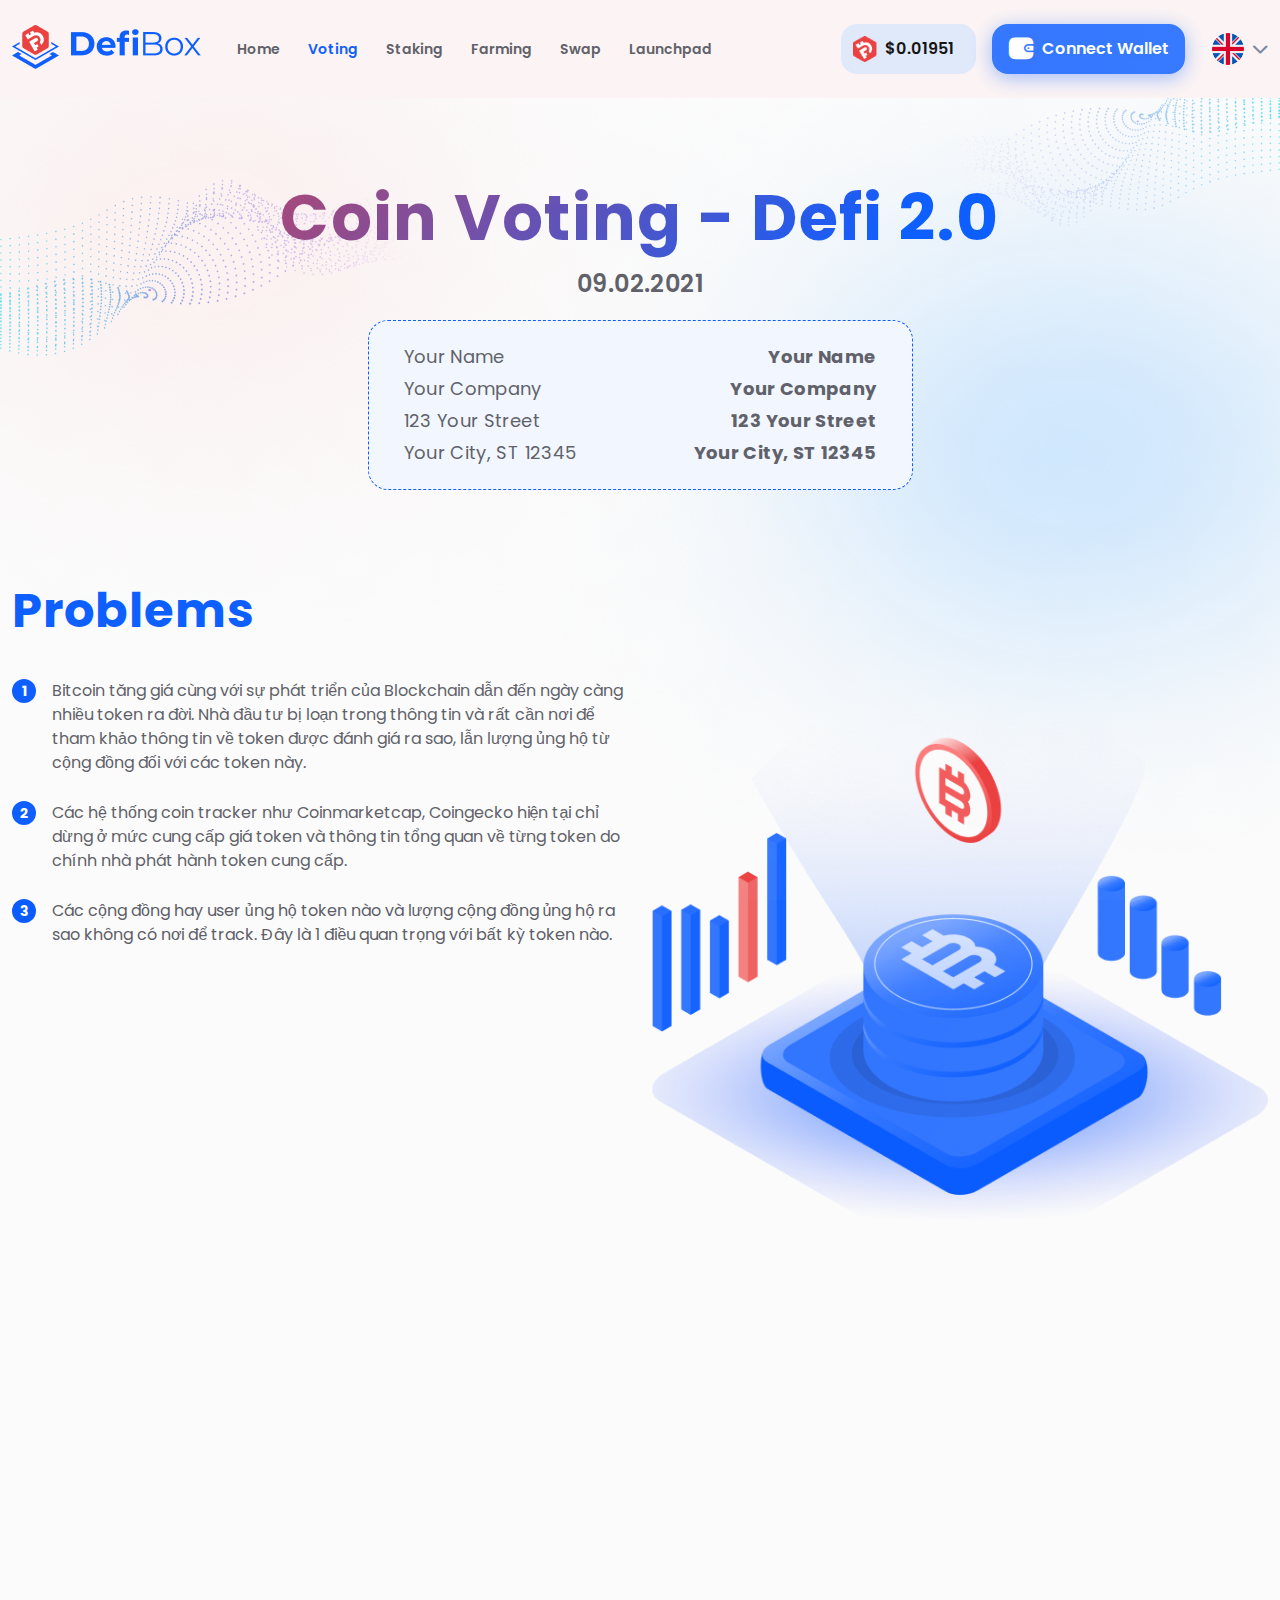
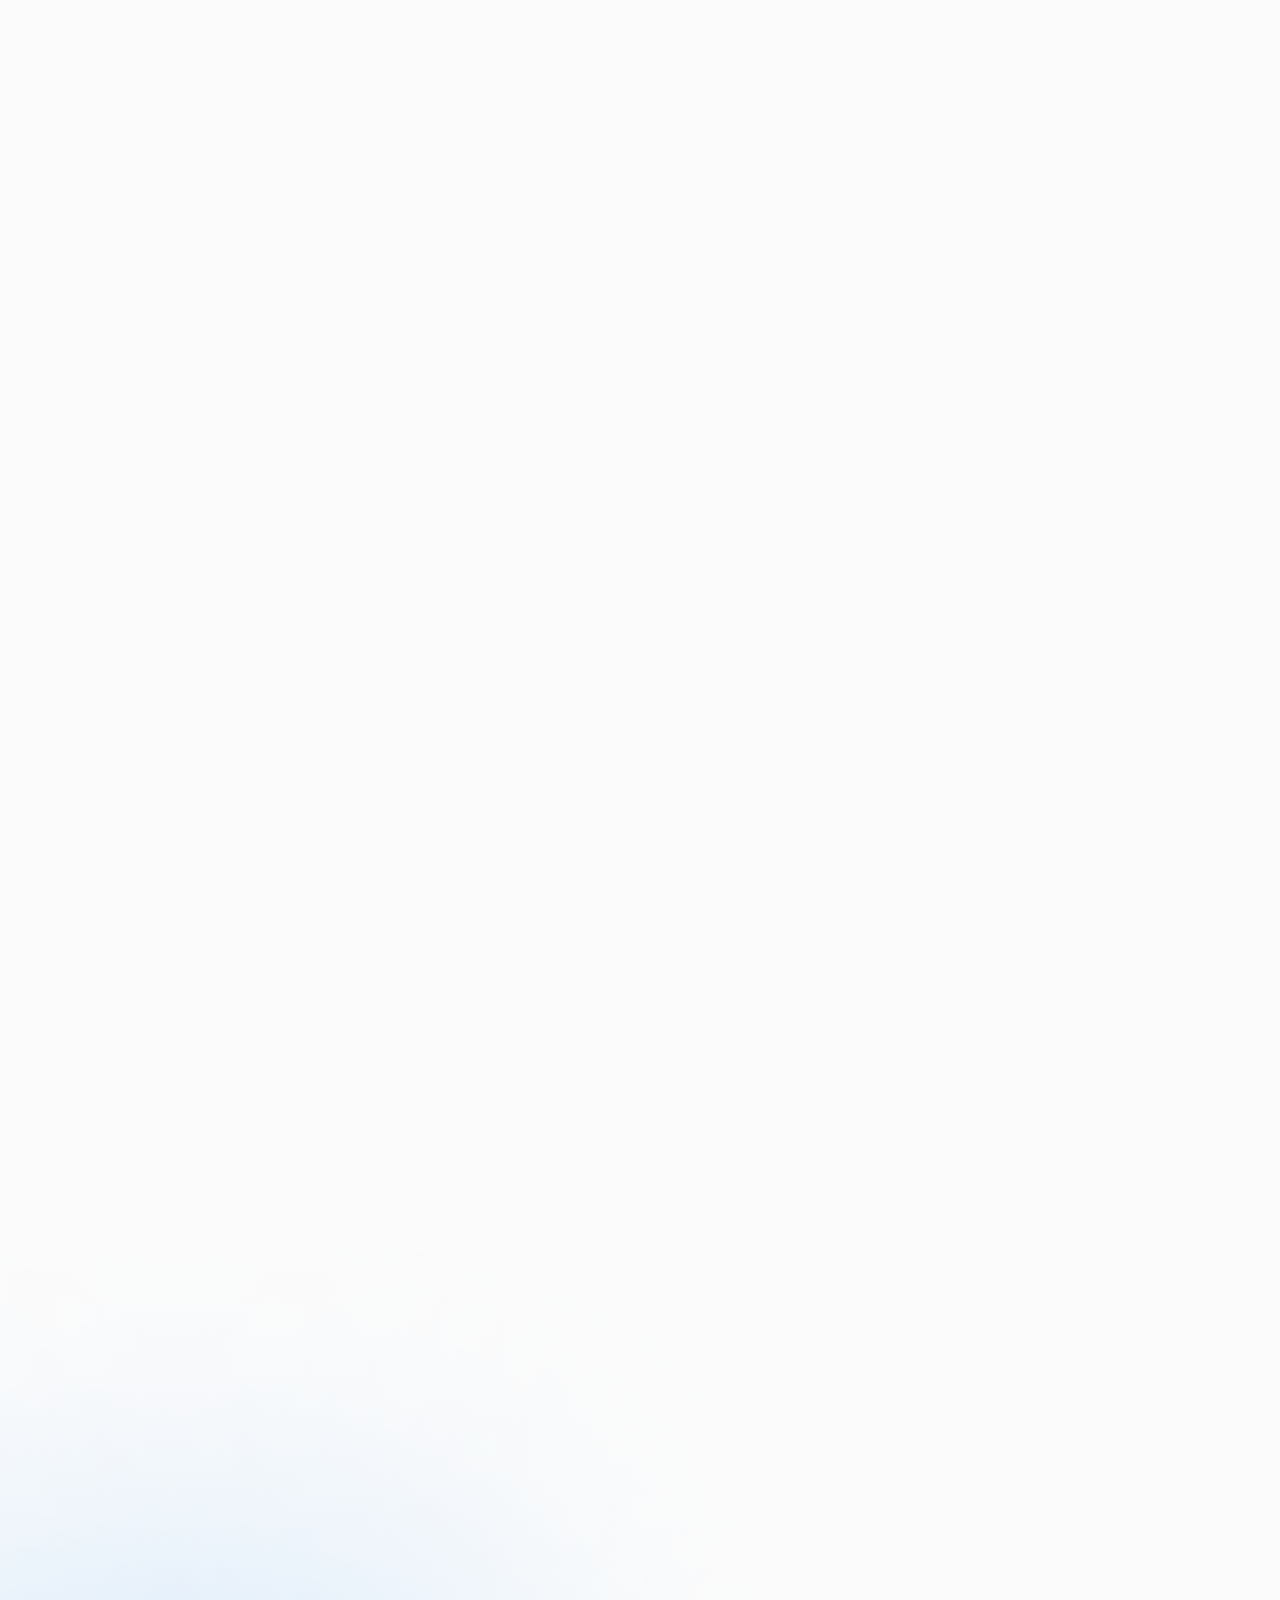
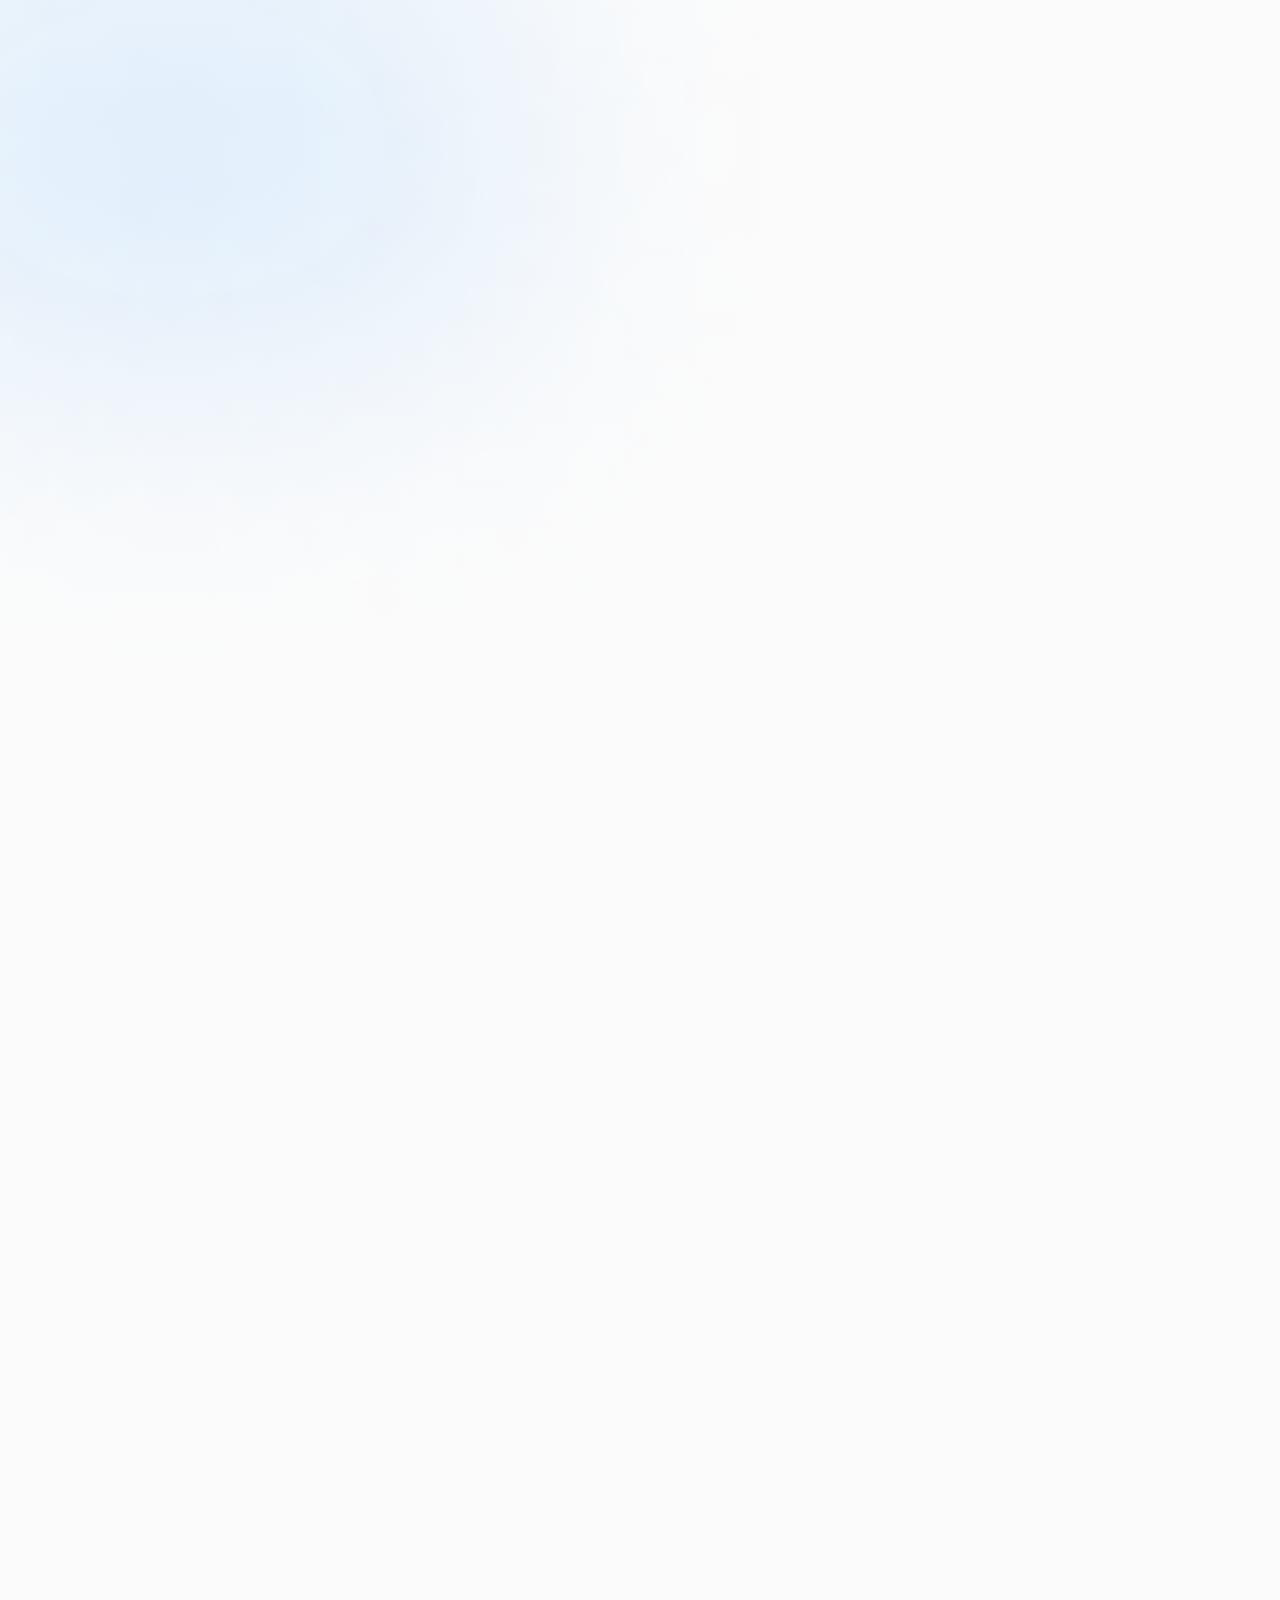
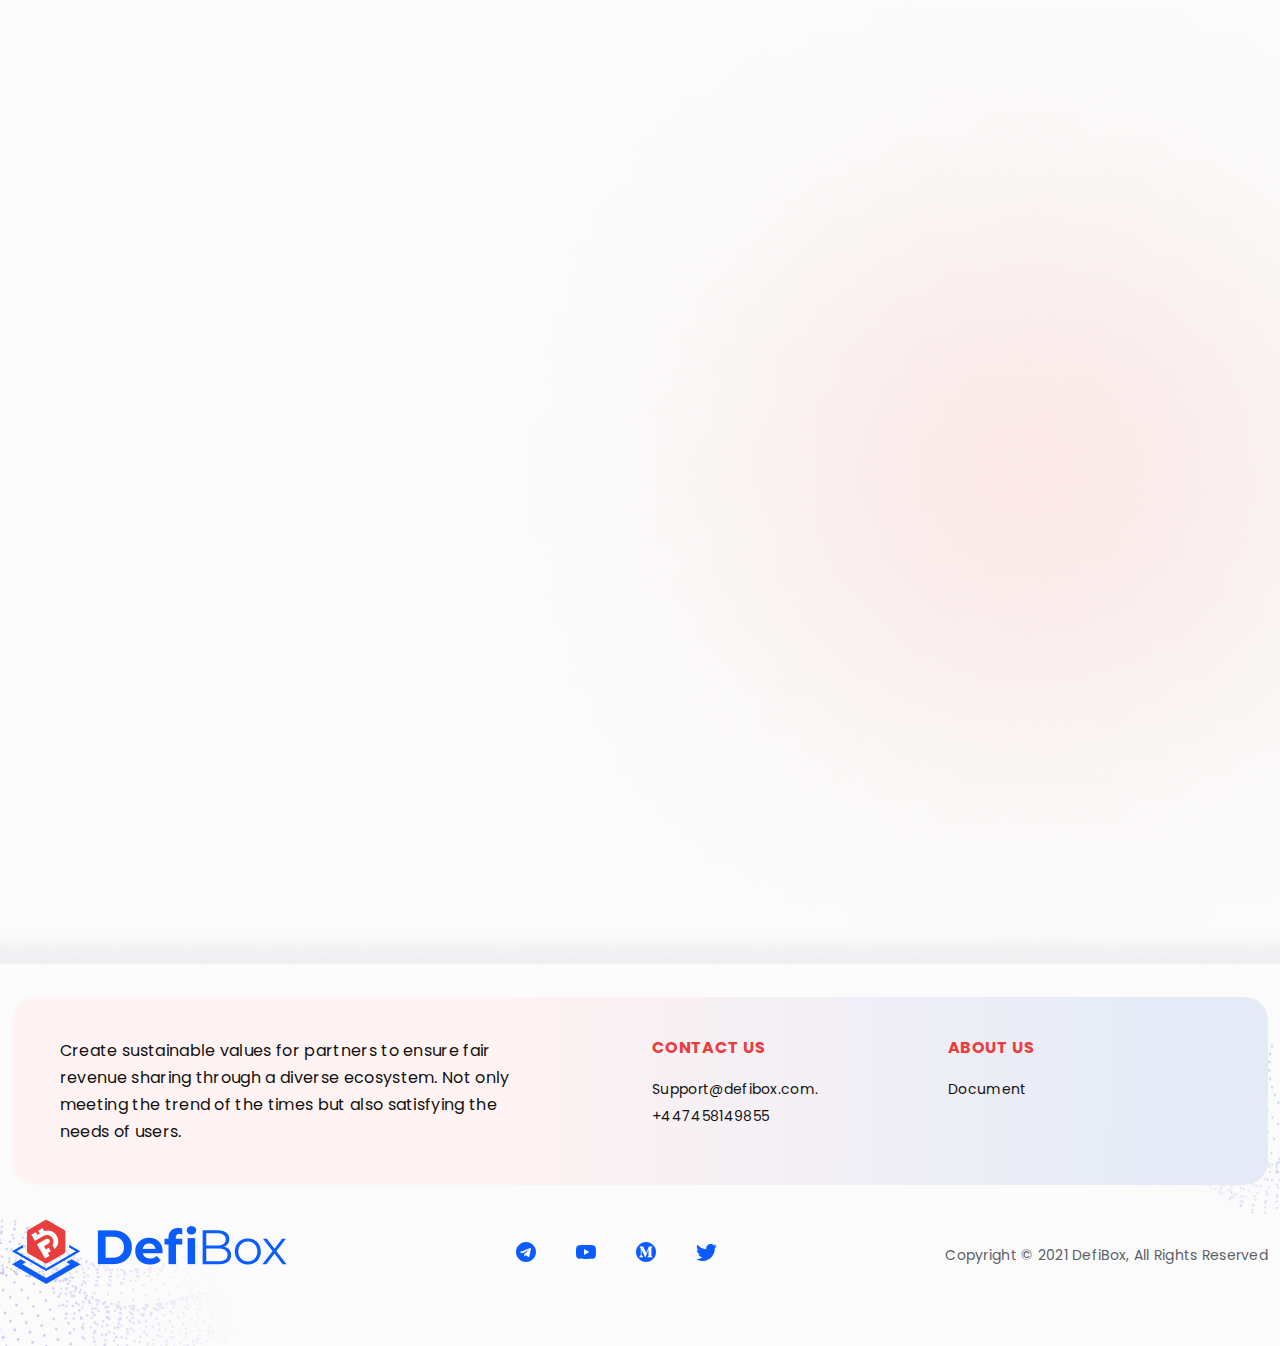
<file: voting.html>
<!doctype html>
<html lang="en">
  <head>
    <meta charset="utf-8">
    <title>DefiBox | Voting</title>
    <meta name="viewport" content="width=device-width, initial-scale=1, maximum-scale=1, user-scalable=no" />
    <link rel="icon" href="images/favicon.png" />
    <meta property="og:image" content="images/image-featured.jpg">

    <script src="assets/js/jquery-3.6.0.min.js"></script>

    <link href="assets/css/main.css" rel="stylesheet">

  </head>
  <body class="voting-page">
    <div class="wrapper">

      <div class="loading-page">
        <div class="loading-page__logo">
          <img src="images/logo.png" alt="Logo">
          <div class="text-center mt-3">
            <div class="spinner-border" role="status">
              <span class="visually-hidden">Loading...</span>
            </div>
          </div>
        </div>

      </div>

      <header class="header -fix">
        <div class="container d-flex align-items-center">
          <div class="d-xl-none">
            <div class="menu-mb__btn">
              <span class="iconz-bar"></span>
              <span class="iconz-bar"></span>
              <span class="iconz-bar"></span>
            </div>
          </div>

          <h1 class="logo">
            <a href="index.html">
              <img src="images/logo.png" alt="Logo">
            </a>
          </h1> <!-- .logo -->

          <nav class="main__nav d-none d-xl-block">
            <ul class="el__menu">
              <li class="menu-item"><a href="index.html">Home</a></li>
              <li class="menu-item active"><a href="voting.html">Voting</a></li>
              <li class="menu-item"><a href="staking.html">Staking</a></li>
              <li class="menu-item"><a href="farming.html">Farming</a></li>
              <li class="menu-item has-sub">
                <a href="javascript: void(0);">Swap</a>
                <ul class="sub-menu">
                  <li><a href="swap.html">Exchange</a></li>
                  <li><a href="liquidity.html">Liquidity</a></li>
                </ul>
              </li>
              <li class="menu-item"><a href="launchpad.html">Launchpad</a></li>
            </ul>
          </nav>

          <div class="header__price ms-auto">
            <img src="assets/img/header-price-img.png" width="29" height="32" alt="">
            <span class="">$0.01951</span>
          </div>

          <a href="#" class="btn -wallet" type="button" class="show-modal" data-bs-toggle="modal" data-bs-target="#connectWallet"><span>Connect wallet</span></a>
          <!-- <div class="-connected js-dropdown">
            <div class="btn js-dropdown-selected -wallet d-flex align-items-center">
              <span class="-txt me-2">0x...a78E</span>
              <i class="icon-arrow-down"></i>
            </div>
            <div class="-wallet__more js-dropdown-list">
              <ul class="-list list-unstyled">
                <li><a href="#" type="button" data-bs-toggle="modal" data-bs-target="#mangeWallet">Wallet</a></li>
                <li><a href="#" type="button" data-bs-toggle="modal" data-bs-target="#mangeWallet">Transactions</a></li>
                <li><a href="#">Your NTFs</a></li>
                <li><a href="#" class="d-flex justify-content-between align-items-center">Make a Profile <span class="-required"></span></a></li>
                <li><a href="#" class="d-flex justify-content-between align-items-center">Disconnect <i class="icon-logout"></i></a></li>
              </ul>
            </div>
          </div> -->

          <div class="languages ms-lg-4 d-none d-lg-inline-block">
            <div class="languages__label"><img src="./assets/flag/en.png" width="32" height="32" alt=""></div>
            <div class="languages__content">
              <p class="languages__text">Select language</p>
              <ul class="">
                <li class="active"><a href=""><img src="./assets/flag/en.png" width="32" height="32" alt=""><span>English</span></a></li>
                <li><a href=""><img src="./assets/flag/vi.png" width="32" height="32" alt=""><span>Vietnamese</span></a></li>
              </ul>
            </div>
          </div> <!-- .languages -->

        </div>
      </header>

      <section class="voting-detail">
        <div class="container">
          <div class="voting-detail__header">
            <h2 class="hd__title text-center wow fadeInDown">Coin Voting - Defi 2.0</h2>
            <div class="hd__time text-center wow fadeInLeft">09.02.2021</div>
            <ul class="hd__info list-unstyled wow fadeInRight">
              <li class="d-flex justify-content-between">
                <span class="-txt me-2">Your Name</span>
                <span class="-info">Your Name</span>
              </li>
              <li class="d-flex justify-content-between">
                <span class="-txt me-2">Your Company</span>
                <span class="-info">Your Company</span>
              </li>
              <li class="d-flex justify-content-between">
                <span class="-txt me-2">123 Your Street</span>
                <span class="-info">123 Your Street</span>
              </li>
              <li class="d-flex justify-content-between">
                <span class="-txt me-2">Your City, ST 12345</span>
                <span class="-info">Your City, ST 12345</span>
              </li>
            </ul><!-- hd__info -->
          </div><!-- voting-detail__header -->

          <div class="voting-detail__content">
            <div class="row vt__row flex-lg-row-reverse align-items-center">
              <div class="col-lg-6 wow fadeInRight">
                <div class="vt__thumb -contain">
                  <img src="./assets/img/pages/voting-img-01.png" alt="" class="vt__thumb-01 -light">
                  <img src="./assets/img/pages/voting-img-02.png" alt="" class="vt__thumb-02 -mousex">
                </div><!-- vt__thumb -->
              </div><!-- col-lg-6 -->
              <div class="col-lg-6">
                <div class="vt__info">
                  <div class="vt__title wow fadeInLeft">Problems</div>
                  <ul class="vt__list -list__numb list-unstyled">
                    <li class="vt__list__item wow fadeInUp">Bitcoin tăng giá cùng với sự phát triển của Blockchain dẫn đến ngày càng nhiều token ra đời. Nhà đầu tư bị loạn trong thông tin và rất cần nơi để tham khảo thông tin về token được đánh giá ra sao, lẫn lượng ủng hộ từ cộng đồng đối với các token này.</li>
                    <li class="vt__list__item wow fadeInUp">Các hệ thống coin tracker như Coinmarketcap, Coingecko hiện tại chỉ dừng ở mức cung cấp giá token và  thông tin tổng quan về từng token do chính nhà phát hành token cung cấp.</li>
                    <li class="vt__list__item wow fadeInUp">Các cộng đồng hay user ủng hộ token nào và lượng cộng đồng ủng hộ ra sao không có nơi để track. Đây là 1 điều quan trọng với bất kỳ token nào.</li>
                    <li class="vt__list__item wow fadeInUp">Việc voting cho token hiện tại không đáng tin cậy. User không serious voting vì không ảnh hưởng hay có lợi ích trực tiếp từ quá trình vote.</li>
                    <li class="vt__list__item wow fadeInUp">Các Coin Analyser (KOL) không có nơi để record những thành quả của mình và nhận được reward tương ứng cho việc tìm “Gem” cho cộng đồng. Những action này được nhà đầu tư rất quan tâm nhưng lại đang diễn ra lẻ tẻ, không có nơi tập trung, khó cho nhà đầu tư biết đến lẫn khó cho Coin Analyser phát triển được cộng đồng hay followers của mình.</li>
                    <li class="vt__list__item wow fadeInUp">Nhà phát hành token nào cũng đều muốn tăng số lượng người giữ token của mình. Nhưng những cách chạy mkt campaign cũ như Airdrop không thật sự hiệu quả, vì User chỉ KYC để nhận token free chứ không thật sự nghiêm túc tìm hiểu và ủng hộ token ấy. Ngoài ra còn các vấn đề khác như fake KYC hay user nào cũng sẵn sàng nhận tất cả token v.v..</li>
                    <li class="vt__list__item wow fadeInUp">Không có 1 nơi để ghi nhận/track những action đóng góp của user như like, share, comment v.v.. với 1 token nhất định. </li>
                  </ul><!-- vt__list -->
                </div><!-- vt__info -->
              </div><!-- col-lg-6 -->
            </div><!-- vt__row -->

            <div class="row vt__row align-items-center">
              <div class="col-lg-6 wow fadeInLeft">
                <div class="vt__thumb -contain">
                  <img src="./assets/img/pages/voting-img-03.png" alt="" class="vt__thumb-01 -light">
                  <img src="./assets/img/pages/voting-img-04.png" alt="" class="vt__thumb-03 -mousex">
                </div><!-- vt__thumb -->
              </div><!-- col-lg-6 -->
              <div class="col-lg-6">
                <div class="vt__info">
                  <div class="vt__title wow fadeInRight">Solutions</div>
                  <ul class="vt__list -list__numb list-unstyled">
                    <li class="vt__list__item wow fadeInUp">Cần thiết có 1 nơi có thể cung cấp nhiều thông tin về token hơn, đặc biệt là điểm tin cậy hay đánh giá và sự ủng hộ từ cộng đồng.</li>
                    <li class="vt__list__item wow fadeInUp">Việc user voting cho coin có thể nhận được reward tương xứng với sự phát triển của token ấy. Nó “fair” cho user ủng hộ token từ sớm và nhà phát hành có thể tăng được lượng user ủng hộ mình.</li>
                    <li class="vt__list__item wow fadeInUp">Việc tăng điểm tin cậy cho voting có thể giải quyết bằng cách giới hạn số vote mà mỗi user có thể vote trong 1 thời gian. Ngoài ra user có thể vote free (nếu pass KYC) và vote bằng token, nếu token ấy thành công trong 1 khoảng thời gian nhất định thì sẽ nhận được reward tương ứng trong Reward Pool. Điều này làm cho user vote serious hơn, user phải tìm hiểu kỹ về token mình định vote vì nó liên quan đến quyền lợi của user.</li>
                    <li class="vt__list__item wow fadeInUp">Về phía nhà phát hành có thể tùy theo chiến lược tăng điểm tin cậy từ cộng đồng hay phát triển thêm cộng đồng mà set pool reward tương ứng.</li>
                    <li class="vt__list__item wow fadeInUp">Coin Analyser có thể làm các bài phân tích token và nếu cộng đồng like các phân tích này cũng sẽ được chia trong Reward Pool.</li>
                  </ul><!-- vt__list -->
                </div><!-- vt__info -->
              </div><!-- col-lg-6 -->
            </div><!-- vt__row -->

            <div class="row vt__row align-items-center">
              <div class="col-md-12">
                <div class="vt__title text-center wow fadeInLeft">Flow</div>
                <div class="vt__image">
                  <div class="vt__thumb text-center wow fadeInUp">
                    <img src="./assets/img/pages/voting-img-05.png" alt="" class="w-100">
                  </div><!-- vt__thumb -->
                  <div class="vt__desc mt-3 wow fadeInDown">
                    <div class="vt__desc__item d-flex">
                      <span class="-txt me-2">Description:</span>
                      <span class="-info"></span>
                    </div><!-- vt__desc__item -->
                    <div class="vt__desc__item d-flex">
                      <span class="-txt me-2">Note:</span>
                      <span class="-info"></span>
                    </div><!-- vt__desc__item -->
                  </div><!-- vt__desc -->
                </div>
              </div><!-- col-md-12 -->
            </div><!-- vt__row -->

            <div class="row vt__row align-items-center">
              <div class="col-md-12">
                <div class="vt__title wow fadeInLeft">Token vote</div>
                <div class="vt__detail">
                  <div class="vt__detail__item">
                    <div class="vt__sub__title d-flex align-items-center wow fadeInRight"><span class="-numb">1</span><span class="-txt">Rank token</span></div>
                    <div class="vt__info">
                      <ul class="vt__list list-unstyled">
                        <li class="vt__list__item wow fadeInUp">Hiện tại, để bảo vệ lợi ích của user/kol thì tại mọi thời điểm giá RANK token là không thay đổi. </li>
                        <li class="vt__list__item wow fadeInUp">RANK token được mua lại bởi Rankex 24/7 khi user sell, không mất phí mua bán, user chỉ mất phí gửi token.</li>
                        <li class="vt__list__item wow fadeInUp">Đến khi hệ sinh thái đủ phát triển hay khi đạt đủ điều kiện cần thiết CÓ THỂ Token Rank mới IDO. Tại thời điểm này RANK thông báo trước ít nhất 2 tuần và cho phép người giữ RANK token (kể cả đang bị lock) có thể đổi sang USDT nếu muốn với giá không đổi.</li>
                        <li class="vt__list__item wow fadeInUp">Về phía nhà phát hành có thể tùy theo chiến lược tăng điểm tin cậy từ cộng đồng hay phát triển thêm cộng đồng mà set pool reward tương ứng.</li>
                        <li class="vt__list__item wow fadeInUp">Coin Analyser có thể làm các bài phân tích token và nếu cộng đồng like các phân tích này cũng sẽ được chia trong Reward Pool.</li>
                      </ul><!-- vt__list -->
                    </div>
                  </div><!-- vt__detail__item -->
                  <div class="vt__detail__item">
                    <div class="vt__sub__title d-flex align-items-center wow fadeInRight"><span class="-numb">2</span><span class="-txt">Flow khi voting bằng token</span></div>
                    <div class="vt__image wow fadeInLeft">
                      <div class="vt__thumb text-center">
                        <img src="./assets/img/pages/voting-img-06.png" alt="" class="w-100">
                      </div>
                    </div>
                    <div class="vt__info">
                      <ul class="vt__list list-unstyled -has-child">
                        <li class="vt__list__item wow fadeInUp">Công thức chia dựa vào tổng số tiền user vote và pool được set bởi X founding team. Có thể set Success Pool có lượng min user là bao nhiêu và max token mỗi user. Ở mỗi thời điểm khi user login và click vào X voting hiển thị estimate số token user có thể earn nếu success với min token vote.</li>
                        <li class="vt__list__item wow fadeInUp">Stake như bình thường đối với token X, tỉ lệ earn ra sao do X Team set. Có thể stake trực tiếp từ hệ thống hoặc chuyển về pool của team X, tùy deal.</li>
                        <li class="vt__list__item wow fadeInUp">
                          <p>Tỉ lệ nhận thưởng khi dùng Rank token tương tự khi dùng X token. Tỉ lệ giữa Rank và X được tính dựa theo:</p>
                          <ul class="-child list-unstyled">
                            <li>Trung bình trong 1 tuần sau public sell với Token sắp phát hành? Nếu chọn phương án này thì X token đồng ý swap với Rank với tỉ lệ vừa nêu.</li>
                            <li>Trung bình trong 1 tuần với token vừa launch. Tương tự trên. Token mới launch được định nghĩa sau public sell trong vòng 5 tháng.</li>
                            <li>Token đã phát hành (token đã launch từ 5 tháng trở lên): Đồng ý swap token với RANK với tỉ lệ trung bình trong 1 time nhất định. </li>
                          </ul>
                        </li>
                        <li class="vt__list__item wow fadeInUp">Nếu Keep Rank thì tiền RANK token sẽ bị lock trong 1 khoảng thời gian ngắn hơn locking pool của X token (trung bình là 2-3 tháng trở lên). User muốn bảo toàn vốn và không bị lock $ lâu có thể chọn phương án này.</li>
                        <li class="vt__list__item wow fadeInUp">Trường hợp Swap sang X token thì X token được tính giá tại thời điểm quyết định swap (phí mua user chịu). Sau đó X được chuyển vào Staking pool.</li>
                      </ul><!-- vt__list -->
                    </div>
                  </div><!-- vt__detail__item -->
                </div><!-- vt__detail -->
              </div><!-- col-md-12 -->
            </div><!-- vt__row -->

            <div class="row vt__row">
              <div class="col-md-12 text-center">
                <div class="vt__title wow fadeInLeft">KOL / Coin Analyser</div>
                <div class="vt__info max-985 wow fadeInUp">
                  Commission cho KOL khác với ref cho user khi invite người khác join vào Rankex, nếu user join rankex được earn thì người giới thiệu cũng được earn.  Có thể tính hạng & nâng hạng cho KOL (dựa vào số vote đúng, số user kéo về, số bài phân tích được user upvote v.v.). Nâng hạng thì được các lợi ích...
                </div><!-- vt__info -->
              </div><!-- col-md-6 -->
            </div><!-- vt__row -->

            <div class="row vt__row">
              <div class="col-md-12 text-center">
                <div class="vt__title wow fadeInLeft">Clients token teams</div>
                <div class="vt__team d-flex flex-wrap justify-content-between">
                  <div class="vt__team__item wow fadeInDown">
                    <a href="https://askventure.asia/" target="_blank">
                      <div class="dnfix__thumb -contain">
                        <img src="images/home-fund-01.png" alt="">
                      </div>
                    </a>
                  </div><!-- vt__team__item -->
                  <div class="vt__team__item wow fadeInDown">
                    <a href="https://jventure.fund/" target="_blank">
                      <div class="dnfix__thumb -contain">
                        <img src="images/home-fund-02.png" alt="">
                      </div>
                    </a>
                  </div><!-- vt__team__item -->
                  <div class="vt__team__item wow fadeInDown">
                    <a href="https://victorventure.com/" target="_blank">
                      <div class="dnfix__thumb -contain">
                        <img src="images/home-fund-03.png" alt="">
                      </div>
                    </a>
                  </div><!-- vt__team__item -->
                  <div class="vt__team__item wow fadeInDown">
                    <a href="https://metavictorvc.com/" target="_blank">
                      <div class="dnfix__thumb -contain">
                        <img src="images/home-fund-04.png" alt="">
                      </div>
                    </a>
                  </div><!-- vt__team__item -->
                  <div class="vt__team__item wow fadeInDown">
                    <a href="https://coin94.net/" target="_blank">
                      <div class="dnfix__thumb -contain">
                        <img src="images/home-fund-05.png" alt="">
                      </div>
                    </a>
                  </div><!-- vt__team__item -->
                  <div class="vt__team__item wow fadeInDown">
                    <a href="https://wogocapital.com/" target="_blank">
                      <div class="dnfix__thumb -contain">
                        <img src="images/home-fund-06.png" alt="">
                      </div>
                    </a>
                  </div><!-- vt__team__item -->
                </div><!-- vt__team -->
              </div><!-- col-md-6 -->
            </div><!-- vt__row -->

            <div class="row vt__row">
              <div class="col-md-12 text-center">
                <div class="vt__title wow fadeInLeft">User action</div>
                <div class="vt__info max-985 wow fadeInUp">
                  User có thể earn/contribute cho system/coin bằng nhiều action khác: like, share, invite join v.v..
                </div><!-- vt__info -->
              </div><!-- col-md-6 -->
            </div><!-- vt__row -->
          </div><!-- voting-detail__content -->
        </div>
      </section><!-- voting-detail -->

      <!-- modal connect wallet -->
      <div class="modal fade wl__modal -connect" id="connectWallet" tabindex="-1" aria-labelledby="connectWalletTitle" aria-hidden="true">
        <div class="modal-dialog modal-dialog-centered modal-dialog-scrollable">
          <div class="modal-content">
            <div class="modal-header -border -border__bottom">
              <h3 class="modal-title" id="connectWalletTitle">Connect wallet</h3>
              <button type="button" class="-close" data-bs-dismiss="modal" aria-label="Close"><i class="icon-close"></i></button>
            </div>
            <div class="modal-body">
              <form action="#" method="post" class="wl__form js-attr-disable">
                <div class="form-group scroll__wrap">
                  <ul class="wallet-list scroll__wrap__content d-flex flex-wrap justify-content-between">
                    <li class="tk__item d-flex flex-column flex-md-row align-items-between align-items-md-center justify-content-between">
                      <input type="radio" name="token" id="wl__metamask" class="-check js-attr-checkbox">
                      <label for="wl__metamask" class="-name order-last order-md-first"><span>Metamask</span></label>
                      <div class="-logo d-flex align-items-center justify-content-start justify-content-md-center mb-3 mb-md-0"><img src="./assets/img/pages/logo-metamask.png" alt=""></div>
                    </li><!-- end tk__item -->
                    <li class="tk__item d-flex flex-column flex-md-row align-items-between align-items-md-center justify-content-between">
                      <input type="radio" name="token" id="wl__bnb" class="-check js-attr-checkbox">
                      <label for="wl__bnb" class="-name order-last order-md-first"><span>Binance Smart Chain</span></label>
                      <div class="-logo d-flex align-items-center justify-content-start justify-content-md-center mb-3 mb-md-0"><img src="./assets/img/pages/logo-bnb-light.png" alt=""></div>
                    </li><!-- end tk__item -->
                    <li class="tk__item d-flex flex-column flex-md-row align-items-between align-items-md-center justify-content-between">
                      <input type="radio" name="token" id="wl__eth" class="-check js-attr-checkbox">
                      <label for="wl__eth" class="-name order-last order-md-first"><span>Ethereum</span></label>
                      <div class="-logo d-flex align-items-center justify-content-start justify-content-md-center mb-3 mb-md-0"><img src="./assets/img/pages/logo-eth.png" alt=""></div>
                    </li><!-- end tk__item -->
                    <li class="tk__item d-flex flex-column flex-md-row align-items-between align-items-md-center justify-content-between">
                      <input type="radio" name="token" id="wl__usdt" class="-check js-attr-checkbox">
                      <label for="wl__usdt" class="-name order-last order-md-first"><span>BOX</span></label>
                      <div class="-logo d-flex align-items-center justify-content-start justify-content-md-center mb-3 mb-md-0"><img src="./assets/img/pages/logo-defibox.png" alt=""></div>
                    </li><!-- end tk__item -->
                  </ul>
                </div><!-- end form-group -->
                <button class="btn -wallet -submit -disabled js-attr-button" disabled type="submit"><span>Connect wallet</span></button>
                <div class="-note text-center">No wallet found. Make sure extension is installed.</div>
              </form>
            </div>
          </div>
        </div>
      </div>
      <!-- end modal connect wallet -->

      <footer class="footer">
        <div class="container">
          <div class="footer-info">
            <div class="row">
              <div class="col-lg-5">
                <div class="footer__item footer-info__txt">
                  Create sustainable values for partners to ensure fair revenue sharing through a diverse ecosystem. Not only meeting the trend of the times but also satisfying the needs of users.
                </div>
              </div>
              <div class="col-8 col-lg-3 offset-lg-1">
                <div class="footer__item">
                  <div class="footer__title">CONTACT US</div>
                  <div><a href="mailto:support@defibox.com">Support@defibox.com.</a></div>
                  <div><a href="tel:+447458149855">+447458149855</a></div>
                </div>
              </div>
              <div class="col-4 col-lg-3">
                <div class="footer__item">
                  <div class="footer__title">ABOUT US</div>
                  <a href="https://docs.defibox.com/" target="_blank">Document</a>
                </div>
              </div>
            </div>
          </div><!-- footer-info -->
          <div class="footer-bottom d-lg-flex align-items-center justify-content-between">
            <div class="footer__logo">
              <a href="index.html">
                <img src="images/footer-logo.png" alt="Logo">
              </a>
            </div><!-- footer__logo -->
            <div class="footer__social">
              <ul class="-list">
                <li><a href="#" target="_blank"><img src="assets/img/telegram.svg" width="24" height="24" alt=""></a></li>
                <li><a href="#" target="_blank"><img src="assets/img/youtube.svg" width="24" height="24" alt=""></a></li>
                <li><a href="#" target="_blank"><img src="assets/img/medium.svg" width="24" height="24" alt=""></a></li>
                <li><a href="#" target="_blank"><img src="assets/img/twitter.svg" width="24" height="24" alt=""></a></li>
              </ul>
            </div><!-- footer__socical -->
            <div class="copyright">
              <p>Copyright © 2021 DefiBox, All Rights Reserved</p>
            </div><!-- copyright -->
          </div><!-- footer-bottom -->
        </div>
      </footer>

      <nav id="menu__mobile" class="nav__mobile">
        <div class="nav__mobile__content">
          <div class="menu-mb__btn">
            <span class="iconz-bar"></span>
            <span class="iconz-bar"></span>
            <span class="iconz-bar"></span>
          </div>
          <div class="nav__mobile--logo text-center">
            <a href="index.html"><img src="images/logo.png" alt="Logo"></a>
          </div>
          <ul class="nav__mobile--ul">
            <li class="menu-item"><a href="index.html">Home</a></li>
            <li class="menu-item active"><a href="voting.html">Voting</a></li>
            <li class="menu-item"><a href="staking.html">Staking</a></li>
            <li class="menu-item"><a href="farming.html">Farming</a></li>
            <li class="menu-item js-toggle">
              <a href="javascript: void(0);" class="js-toggle-btn">Swap</a>
              <ul class="sub-menu js-toggle-show">
                <li><a href="swap.html">Exchange</a></li>
                <li><a href="liquidity.html">Liquidity</a></li>
              </ul>
            </li>
            <li class="menu-item"><a href="launchpad.html">Launchpad</a></li>
          </ul>
          <div class="languages">
            <div class="languages__label"><img src="./assets/flag/en.png" width="24" height="12" alt=""><span>English</span></div>
            <div class="languages__content">
              <p class="languages__text">Select language</p>
              <ul class="">
                <li class="active"><a href=""><img src="./assets/flag/en.png" width="24" height="12" alt=""><span>English</span></a></li>
                <li><a href=""><img src="./assets/flag/vi.png" width="24" height="12" alt=""><span>Vietnamese</span></a></li>
              </ul>
            </div>
          </div> <!-- .languages -->
        </div>
      </nav>
    </div> <!-- .wrapper -->

    <script src="assets/libs/bootstrap/js/bootstrap.bundle.min.js"></script>
    <script type="text/javascript" src="assets/js/wow.min.js"></script>

    <script src="assets/js/main.js"></script>

  </body>
</html>
</file>
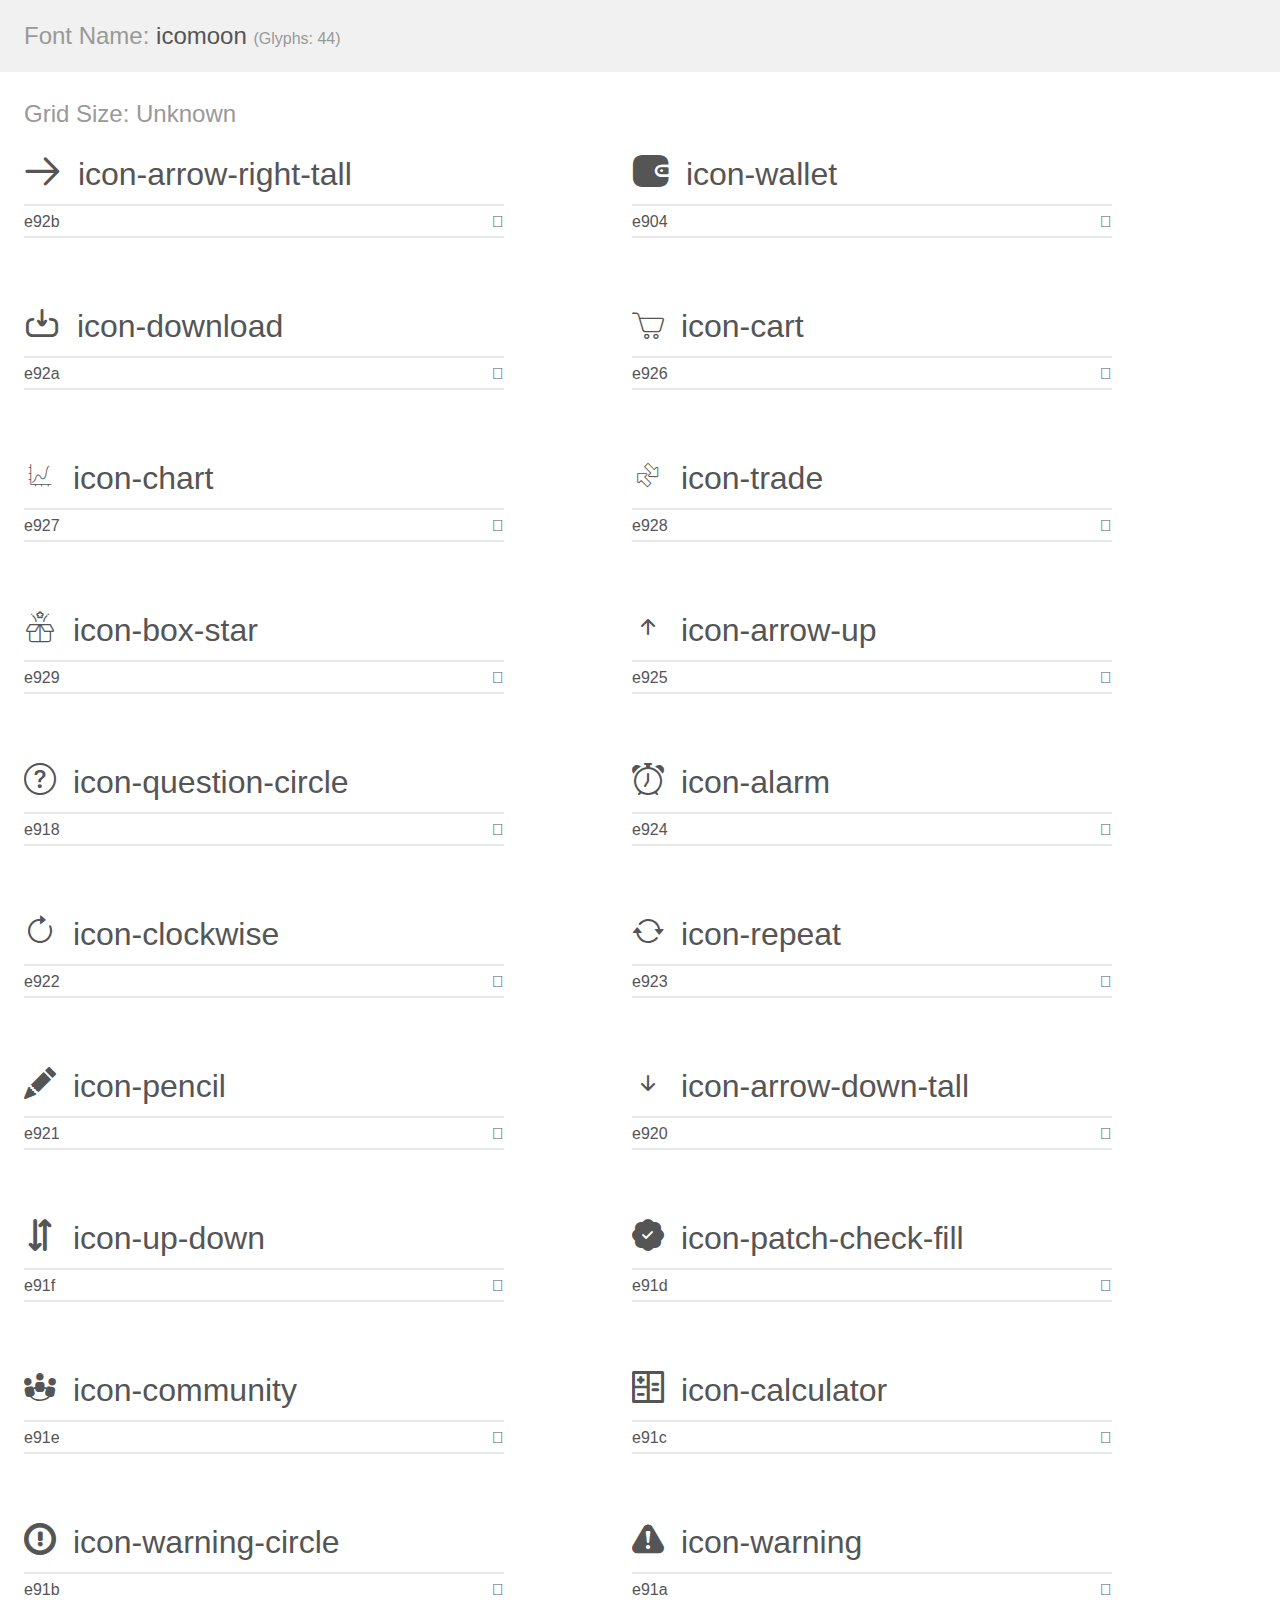
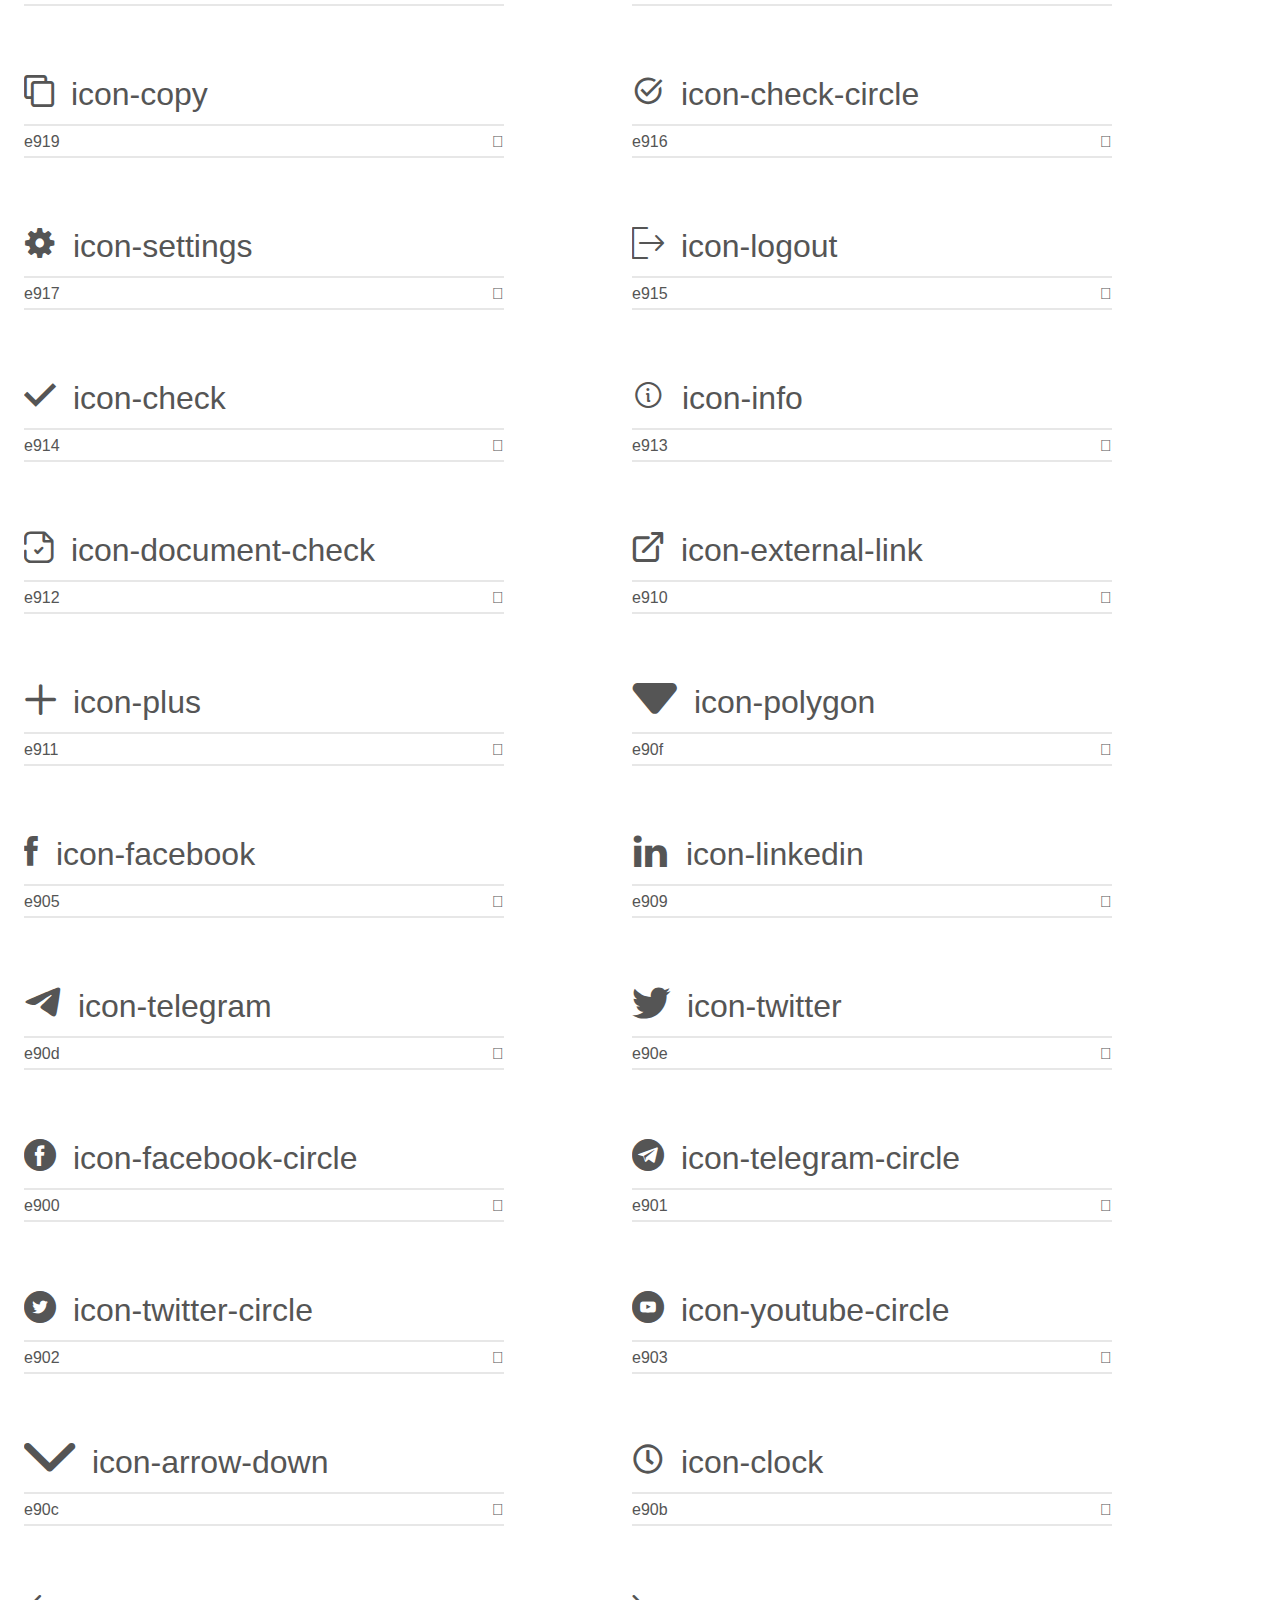
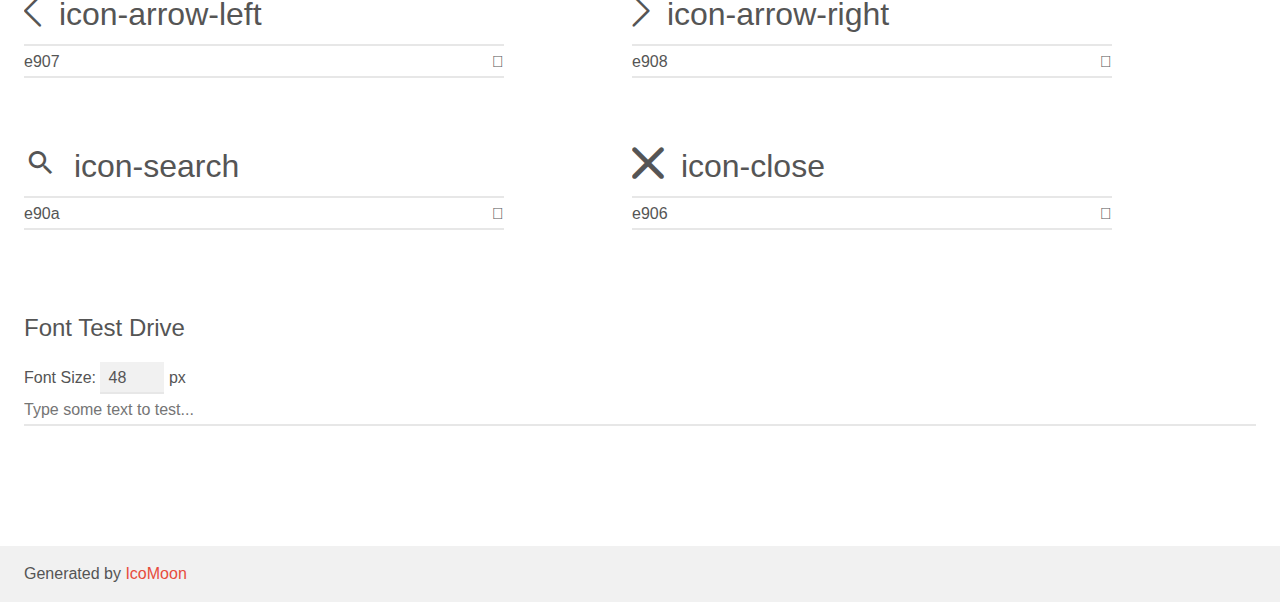
<file: assets/fonts/icomoon/demo.html>
<!doctype html>
<html>
<head>
    <meta charset="utf-8">
    <title>IcoMoon Demo</title>
    <meta name="description" content="An Icon Font Generated By IcoMoon.io">
    <meta name="viewport" content="width=device-width, initial-scale=1">
    <link rel="stylesheet" href="demo-files/demo.css">
    <link rel="stylesheet" href="style.css"></head>
<body>
    <div class="bgc1 clearfix">
        <h1 class="mhmm mvm"><span class="fgc1">Font Name:</span> icomoon <small class="fgc1">(Glyphs:&nbsp;44)</small></h1>
    </div>
    <div class="clearfix mhl ptl">
        <h1 class="mvm mtn fgc1">Grid Size: Unknown</h1>
        <div class="glyph fs1">
            <div class="clearfix bshadow0 pbs">
                <span class="icon-arrow-right-tall"></span>
                <span class="mls"> icon-arrow-right-tall</span>
            </div>
            <fieldset class="fs0 size1of1 clearfix hidden-false">
                <input type="text" readonly value="e92b" class="unit size1of2" />
                <input type="text" maxlength="1" readonly value="&#xe92b;" class="unitRight size1of2 talign-right" />
            </fieldset>
            <div class="fs0 bshadow0 clearfix hidden-true">
                <span class="unit pvs fgc1">liga: </span>
                <input type="text" readonly value="" class="liga unitRight" />
            </div>
        </div>
        <div class="glyph fs1">
            <div class="clearfix bshadow0 pbs">
                <span class="icon-wallet"></span>
                <span class="mls"> icon-wallet</span>
            </div>
            <fieldset class="fs0 size1of1 clearfix hidden-false">
                <input type="text" readonly value="e904" class="unit size1of2" />
                <input type="text" maxlength="1" readonly value="&#xe904;" class="unitRight size1of2 talign-right" />
            </fieldset>
            <div class="fs0 bshadow0 clearfix hidden-true">
                <span class="unit pvs fgc1">liga: </span>
                <input type="text" readonly value="" class="liga unitRight" />
            </div>
        </div>
        <div class="glyph fs1">
            <div class="clearfix bshadow0 pbs">
                <span class="icon-download"></span>
                <span class="mls"> icon-download</span>
            </div>
            <fieldset class="fs0 size1of1 clearfix hidden-false">
                <input type="text" readonly value="e92a" class="unit size1of2" />
                <input type="text" maxlength="1" readonly value="&#xe92a;" class="unitRight size1of2 talign-right" />
            </fieldset>
            <div class="fs0 bshadow0 clearfix hidden-true">
                <span class="unit pvs fgc1">liga: </span>
                <input type="text" readonly value="" class="liga unitRight" />
            </div>
        </div>
        <div class="glyph fs1">
            <div class="clearfix bshadow0 pbs">
                <span class="icon-cart"></span>
                <span class="mls"> icon-cart</span>
            </div>
            <fieldset class="fs0 size1of1 clearfix hidden-false">
                <input type="text" readonly value="e926" class="unit size1of2" />
                <input type="text" maxlength="1" readonly value="&#xe926;" class="unitRight size1of2 talign-right" />
            </fieldset>
            <div class="fs0 bshadow0 clearfix hidden-true">
                <span class="unit pvs fgc1">liga: </span>
                <input type="text" readonly value="" class="liga unitRight" />
            </div>
        </div>
        <div class="glyph fs1">
            <div class="clearfix bshadow0 pbs">
                <span class="icon-chart"></span>
                <span class="mls"> icon-chart</span>
            </div>
            <fieldset class="fs0 size1of1 clearfix hidden-false">
                <input type="text" readonly value="e927" class="unit size1of2" />
                <input type="text" maxlength="1" readonly value="&#xe927;" class="unitRight size1of2 talign-right" />
            </fieldset>
            <div class="fs0 bshadow0 clearfix hidden-true">
                <span class="unit pvs fgc1">liga: </span>
                <input type="text" readonly value="" class="liga unitRight" />
            </div>
        </div>
        <div class="glyph fs1">
            <div class="clearfix bshadow0 pbs">
                <span class="icon-trade"></span>
                <span class="mls"> icon-trade</span>
            </div>
            <fieldset class="fs0 size1of1 clearfix hidden-false">
                <input type="text" readonly value="e928" class="unit size1of2" />
                <input type="text" maxlength="1" readonly value="&#xe928;" class="unitRight size1of2 talign-right" />
            </fieldset>
            <div class="fs0 bshadow0 clearfix hidden-true">
                <span class="unit pvs fgc1">liga: </span>
                <input type="text" readonly value="" class="liga unitRight" />
            </div>
        </div>
        <div class="glyph fs1">
            <div class="clearfix bshadow0 pbs">
                <span class="icon-box-star"></span>
                <span class="mls"> icon-box-star</span>
            </div>
            <fieldset class="fs0 size1of1 clearfix hidden-false">
                <input type="text" readonly value="e929" class="unit size1of2" />
                <input type="text" maxlength="1" readonly value="&#xe929;" class="unitRight size1of2 talign-right" />
            </fieldset>
            <div class="fs0 bshadow0 clearfix hidden-true">
                <span class="unit pvs fgc1">liga: </span>
                <input type="text" readonly value="" class="liga unitRight" />
            </div>
        </div>
        <div class="glyph fs1">
            <div class="clearfix bshadow0 pbs">
                <span class="icon-arrow-up"></span>
                <span class="mls"> icon-arrow-up</span>
            </div>
            <fieldset class="fs0 size1of1 clearfix hidden-false">
                <input type="text" readonly value="e925" class="unit size1of2" />
                <input type="text" maxlength="1" readonly value="&#xe925;" class="unitRight size1of2 talign-right" />
            </fieldset>
            <div class="fs0 bshadow0 clearfix hidden-true">
                <span class="unit pvs fgc1">liga: </span>
                <input type="text" readonly value="" class="liga unitRight" />
            </div>
        </div>
        <div class="glyph fs1">
            <div class="clearfix bshadow0 pbs">
                <span class="icon-question-circle"></span>
                <span class="mls"> icon-question-circle</span>
            </div>
            <fieldset class="fs0 size1of1 clearfix hidden-false">
                <input type="text" readonly value="e918" class="unit size1of2" />
                <input type="text" maxlength="1" readonly value="&#xe918;" class="unitRight size1of2 talign-right" />
            </fieldset>
            <div class="fs0 bshadow0 clearfix hidden-true">
                <span class="unit pvs fgc1">liga: </span>
                <input type="text" readonly value="" class="liga unitRight" />
            </div>
        </div>
        <div class="glyph fs1">
            <div class="clearfix bshadow0 pbs">
                <span class="icon-alarm"></span>
                <span class="mls"> icon-alarm</span>
            </div>
            <fieldset class="fs0 size1of1 clearfix hidden-false">
                <input type="text" readonly value="e924" class="unit size1of2" />
                <input type="text" maxlength="1" readonly value="&#xe924;" class="unitRight size1of2 talign-right" />
            </fieldset>
            <div class="fs0 bshadow0 clearfix hidden-true">
                <span class="unit pvs fgc1">liga: </span>
                <input type="text" readonly value="" class="liga unitRight" />
            </div>
        </div>
        <div class="glyph fs1">
            <div class="clearfix bshadow0 pbs">
                <span class="icon-clockwise"></span>
                <span class="mls"> icon-clockwise</span>
            </div>
            <fieldset class="fs0 size1of1 clearfix hidden-false">
                <input type="text" readonly value="e922" class="unit size1of2" />
                <input type="text" maxlength="1" readonly value="&#xe922;" class="unitRight size1of2 talign-right" />
            </fieldset>
            <div class="fs0 bshadow0 clearfix hidden-true">
                <span class="unit pvs fgc1">liga: </span>
                <input type="text" readonly value="" class="liga unitRight" />
            </div>
        </div>
        <div class="glyph fs1">
            <div class="clearfix bshadow0 pbs">
                <span class="icon-repeat"></span>
                <span class="mls"> icon-repeat</span>
            </div>
            <fieldset class="fs0 size1of1 clearfix hidden-false">
                <input type="text" readonly value="e923" class="unit size1of2" />
                <input type="text" maxlength="1" readonly value="&#xe923;" class="unitRight size1of2 talign-right" />
            </fieldset>
            <div class="fs0 bshadow0 clearfix hidden-true">
                <span class="unit pvs fgc1">liga: </span>
                <input type="text" readonly value="" class="liga unitRight" />
            </div>
        </div>
        <div class="glyph fs1">
            <div class="clearfix bshadow0 pbs">
                <span class="icon-pencil"></span>
                <span class="mls"> icon-pencil</span>
            </div>
            <fieldset class="fs0 size1of1 clearfix hidden-false">
                <input type="text" readonly value="e921" class="unit size1of2" />
                <input type="text" maxlength="1" readonly value="&#xe921;" class="unitRight size1of2 talign-right" />
            </fieldset>
            <div class="fs0 bshadow0 clearfix hidden-true">
                <span class="unit pvs fgc1">liga: </span>
                <input type="text" readonly value="" class="liga unitRight" />
            </div>
        </div>
        <div class="glyph fs1">
            <div class="clearfix bshadow0 pbs">
                <span class="icon-arrow-down-tall"></span>
                <span class="mls"> icon-arrow-down-tall</span>
            </div>
            <fieldset class="fs0 size1of1 clearfix hidden-false">
                <input type="text" readonly value="e920" class="unit size1of2" />
                <input type="text" maxlength="1" readonly value="&#xe920;" class="unitRight size1of2 talign-right" />
            </fieldset>
            <div class="fs0 bshadow0 clearfix hidden-true">
                <span class="unit pvs fgc1">liga: </span>
                <input type="text" readonly value="" class="liga unitRight" />
            </div>
        </div>
        <div class="glyph fs1">
            <div class="clearfix bshadow0 pbs">
                <span class="icon-up-down"></span>
                <span class="mls"> icon-up-down</span>
            </div>
            <fieldset class="fs0 size1of1 clearfix hidden-false">
                <input type="text" readonly value="e91f" class="unit size1of2" />
                <input type="text" maxlength="1" readonly value="&#xe91f;" class="unitRight size1of2 talign-right" />
            </fieldset>
            <div class="fs0 bshadow0 clearfix hidden-true">
                <span class="unit pvs fgc1">liga: </span>
                <input type="text" readonly value="" class="liga unitRight" />
            </div>
        </div>
        <div class="glyph fs1">
            <div class="clearfix bshadow0 pbs">
                <span class="icon-patch-check-fill"></span>
                <span class="mls"> icon-patch-check-fill</span>
            </div>
            <fieldset class="fs0 size1of1 clearfix hidden-false">
                <input type="text" readonly value="e91d" class="unit size1of2" />
                <input type="text" maxlength="1" readonly value="&#xe91d;" class="unitRight size1of2 talign-right" />
            </fieldset>
            <div class="fs0 bshadow0 clearfix hidden-true">
                <span class="unit pvs fgc1">liga: </span>
                <input type="text" readonly value="" class="liga unitRight" />
            </div>
        </div>
        <div class="glyph fs1">
            <div class="clearfix bshadow0 pbs">
                <span class="icon-community"></span>
                <span class="mls"> icon-community</span>
            </div>
            <fieldset class="fs0 size1of1 clearfix hidden-false">
                <input type="text" readonly value="e91e" class="unit size1of2" />
                <input type="text" maxlength="1" readonly value="&#xe91e;" class="unitRight size1of2 talign-right" />
            </fieldset>
            <div class="fs0 bshadow0 clearfix hidden-true">
                <span class="unit pvs fgc1">liga: </span>
                <input type="text" readonly value="" class="liga unitRight" />
            </div>
        </div>
        <div class="glyph fs1">
            <div class="clearfix bshadow0 pbs">
                <span class="icon-calculator"></span>
                <span class="mls"> icon-calculator</span>
            </div>
            <fieldset class="fs0 size1of1 clearfix hidden-false">
                <input type="text" readonly value="e91c" class="unit size1of2" />
                <input type="text" maxlength="1" readonly value="&#xe91c;" class="unitRight size1of2 talign-right" />
            </fieldset>
            <div class="fs0 bshadow0 clearfix hidden-true">
                <span class="unit pvs fgc1">liga: </span>
                <input type="text" readonly value="" class="liga unitRight" />
            </div>
        </div>
        <div class="glyph fs1">
            <div class="clearfix bshadow0 pbs">
                <span class="icon-warning-circle"></span>
                <span class="mls"> icon-warning-circle</span>
            </div>
            <fieldset class="fs0 size1of1 clearfix hidden-false">
                <input type="text" readonly value="e91b" class="unit size1of2" />
                <input type="text" maxlength="1" readonly value="&#xe91b;" class="unitRight size1of2 talign-right" />
            </fieldset>
            <div class="fs0 bshadow0 clearfix hidden-true">
                <span class="unit pvs fgc1">liga: </span>
                <input type="text" readonly value="" class="liga unitRight" />
            </div>
        </div>
        <div class="glyph fs1">
            <div class="clearfix bshadow0 pbs">
                <span class="icon-warning"></span>
                <span class="mls"> icon-warning</span>
            </div>
            <fieldset class="fs0 size1of1 clearfix hidden-false">
                <input type="text" readonly value="e91a" class="unit size1of2" />
                <input type="text" maxlength="1" readonly value="&#xe91a;" class="unitRight size1of2 talign-right" />
            </fieldset>
            <div class="fs0 bshadow0 clearfix hidden-true">
                <span class="unit pvs fgc1">liga: </span>
                <input type="text" readonly value="" class="liga unitRight" />
            </div>
        </div>
        <div class="glyph fs1">
            <div class="clearfix bshadow0 pbs">
                <span class="icon-copy"></span>
                <span class="mls"> icon-copy</span>
            </div>
            <fieldset class="fs0 size1of1 clearfix hidden-false">
                <input type="text" readonly value="e919" class="unit size1of2" />
                <input type="text" maxlength="1" readonly value="&#xe919;" class="unitRight size1of2 talign-right" />
            </fieldset>
            <div class="fs0 bshadow0 clearfix hidden-true">
                <span class="unit pvs fgc1">liga: </span>
                <input type="text" readonly value="" class="liga unitRight" />
            </div>
        </div>
        <div class="glyph fs1">
            <div class="clearfix bshadow0 pbs">
                <span class="icon-check-circle"></span>
                <span class="mls"> icon-check-circle</span>
            </div>
            <fieldset class="fs0 size1of1 clearfix hidden-false">
                <input type="text" readonly value="e916" class="unit size1of2" />
                <input type="text" maxlength="1" readonly value="&#xe916;" class="unitRight size1of2 talign-right" />
            </fieldset>
            <div class="fs0 bshadow0 clearfix hidden-true">
                <span class="unit pvs fgc1">liga: </span>
                <input type="text" readonly value="" class="liga unitRight" />
            </div>
        </div>
        <div class="glyph fs1">
            <div class="clearfix bshadow0 pbs">
                <span class="icon-settings"></span>
                <span class="mls"> icon-settings</span>
            </div>
            <fieldset class="fs0 size1of1 clearfix hidden-false">
                <input type="text" readonly value="e917" class="unit size1of2" />
                <input type="text" maxlength="1" readonly value="&#xe917;" class="unitRight size1of2 talign-right" />
            </fieldset>
            <div class="fs0 bshadow0 clearfix hidden-true">
                <span class="unit pvs fgc1">liga: </span>
                <input type="text" readonly value="" class="liga unitRight" />
            </div>
        </div>
        <div class="glyph fs1">
            <div class="clearfix bshadow0 pbs">
                <span class="icon-logout"></span>
                <span class="mls"> icon-logout</span>
            </div>
            <fieldset class="fs0 size1of1 clearfix hidden-false">
                <input type="text" readonly value="e915" class="unit size1of2" />
                <input type="text" maxlength="1" readonly value="&#xe915;" class="unitRight size1of2 talign-right" />
            </fieldset>
            <div class="fs0 bshadow0 clearfix hidden-true">
                <span class="unit pvs fgc1">liga: </span>
                <input type="text" readonly value="" class="liga unitRight" />
            </div>
        </div>
        <div class="glyph fs1">
            <div class="clearfix bshadow0 pbs">
                <span class="icon-check"></span>
                <span class="mls"> icon-check</span>
            </div>
            <fieldset class="fs0 size1of1 clearfix hidden-false">
                <input type="text" readonly value="e914" class="unit size1of2" />
                <input type="text" maxlength="1" readonly value="&#xe914;" class="unitRight size1of2 talign-right" />
            </fieldset>
            <div class="fs0 bshadow0 clearfix hidden-true">
                <span class="unit pvs fgc1">liga: </span>
                <input type="text" readonly value="" class="liga unitRight" />
            </div>
        </div>
        <div class="glyph fs1">
            <div class="clearfix bshadow0 pbs">
                <span class="icon-info"></span>
                <span class="mls"> icon-info</span>
            </div>
            <fieldset class="fs0 size1of1 clearfix hidden-false">
                <input type="text" readonly value="e913" class="unit size1of2" />
                <input type="text" maxlength="1" readonly value="&#xe913;" class="unitRight size1of2 talign-right" />
            </fieldset>
            <div class="fs0 bshadow0 clearfix hidden-true">
                <span class="unit pvs fgc1">liga: </span>
                <input type="text" readonly value="" class="liga unitRight" />
            </div>
        </div>
        <div class="glyph fs1">
            <div class="clearfix bshadow0 pbs">
                <span class="icon-document-check"></span>
                <span class="mls"> icon-document-check</span>
            </div>
            <fieldset class="fs0 size1of1 clearfix hidden-false">
                <input type="text" readonly value="e912" class="unit size1of2" />
                <input type="text" maxlength="1" readonly value="&#xe912;" class="unitRight size1of2 talign-right" />
            </fieldset>
            <div class="fs0 bshadow0 clearfix hidden-true">
                <span class="unit pvs fgc1">liga: </span>
                <input type="text" readonly value="" class="liga unitRight" />
            </div>
        </div>
        <div class="glyph fs1">
            <div class="clearfix bshadow0 pbs">
                <span class="icon-external-link"></span>
                <span class="mls"> icon-external-link</span>
            </div>
            <fieldset class="fs0 size1of1 clearfix hidden-false">
                <input type="text" readonly value="e910" class="unit size1of2" />
                <input type="text" maxlength="1" readonly value="&#xe910;" class="unitRight size1of2 talign-right" />
            </fieldset>
            <div class="fs0 bshadow0 clearfix hidden-true">
                <span class="unit pvs fgc1">liga: </span>
                <input type="text" readonly value="" class="liga unitRight" />
            </div>
        </div>
        <div class="glyph fs1">
            <div class="clearfix bshadow0 pbs">
                <span class="icon-plus"></span>
                <span class="mls"> icon-plus</span>
            </div>
            <fieldset class="fs0 size1of1 clearfix hidden-false">
                <input type="text" readonly value="e911" class="unit size1of2" />
                <input type="text" maxlength="1" readonly value="&#xe911;" class="unitRight size1of2 talign-right" />
            </fieldset>
            <div class="fs0 bshadow0 clearfix hidden-true">
                <span class="unit pvs fgc1">liga: </span>
                <input type="text" readonly value="" class="liga unitRight" />
            </div>
        </div>
        <div class="glyph fs1">
            <div class="clearfix bshadow0 pbs">
                <span class="icon-polygon"></span>
                <span class="mls"> icon-polygon</span>
            </div>
            <fieldset class="fs0 size1of1 clearfix hidden-false">
                <input type="text" readonly value="e90f" class="unit size1of2" />
                <input type="text" maxlength="1" readonly value="&#xe90f;" class="unitRight size1of2 talign-right" />
            </fieldset>
            <div class="fs0 bshadow0 clearfix hidden-true">
                <span class="unit pvs fgc1">liga: </span>
                <input type="text" readonly value="" class="liga unitRight" />
            </div>
        </div>
        <div class="glyph fs1">
            <div class="clearfix bshadow0 pbs">
                <span class="icon-facebook"></span>
                <span class="mls"> icon-facebook</span>
            </div>
            <fieldset class="fs0 size1of1 clearfix hidden-false">
                <input type="text" readonly value="e905" class="unit size1of2" />
                <input type="text" maxlength="1" readonly value="&#xe905;" class="unitRight size1of2 talign-right" />
            </fieldset>
            <div class="fs0 bshadow0 clearfix hidden-true">
                <span class="unit pvs fgc1">liga: </span>
                <input type="text" readonly value="" class="liga unitRight" />
            </div>
        </div>
        <div class="glyph fs1">
            <div class="clearfix bshadow0 pbs">
                <span class="icon-linkedin"></span>
                <span class="mls"> icon-linkedin</span>
            </div>
            <fieldset class="fs0 size1of1 clearfix hidden-false">
                <input type="text" readonly value="e909" class="unit size1of2" />
                <input type="text" maxlength="1" readonly value="&#xe909;" class="unitRight size1of2 talign-right" />
            </fieldset>
            <div class="fs0 bshadow0 clearfix hidden-true">
                <span class="unit pvs fgc1">liga: </span>
                <input type="text" readonly value="" class="liga unitRight" />
            </div>
        </div>
        <div class="glyph fs1">
            <div class="clearfix bshadow0 pbs">
                <span class="icon-telegram"></span>
                <span class="mls"> icon-telegram</span>
            </div>
            <fieldset class="fs0 size1of1 clearfix hidden-false">
                <input type="text" readonly value="e90d" class="unit size1of2" />
                <input type="text" maxlength="1" readonly value="&#xe90d;" class="unitRight size1of2 talign-right" />
            </fieldset>
            <div class="fs0 bshadow0 clearfix hidden-true">
                <span class="unit pvs fgc1">liga: </span>
                <input type="text" readonly value="" class="liga unitRight" />
            </div>
        </div>
        <div class="glyph fs1">
            <div class="clearfix bshadow0 pbs">
                <span class="icon-twitter"></span>
                <span class="mls"> icon-twitter</span>
            </div>
            <fieldset class="fs0 size1of1 clearfix hidden-false">
                <input type="text" readonly value="e90e" class="unit size1of2" />
                <input type="text" maxlength="1" readonly value="&#xe90e;" class="unitRight size1of2 talign-right" />
            </fieldset>
            <div class="fs0 bshadow0 clearfix hidden-true">
                <span class="unit pvs fgc1">liga: </span>
                <input type="text" readonly value="" class="liga unitRight" />
            </div>
        </div>
        <div class="glyph fs1">
            <div class="clearfix bshadow0 pbs">
                <span class="icon-facebook-circle"></span>
                <span class="mls"> icon-facebook-circle</span>
            </div>
            <fieldset class="fs0 size1of1 clearfix hidden-false">
                <input type="text" readonly value="e900" class="unit size1of2" />
                <input type="text" maxlength="1" readonly value="&#xe900;" class="unitRight size1of2 talign-right" />
            </fieldset>
            <div class="fs0 bshadow0 clearfix hidden-true">
                <span class="unit pvs fgc1">liga: </span>
                <input type="text" readonly value="" class="liga unitRight" />
            </div>
        </div>
        <div class="glyph fs1">
            <div class="clearfix bshadow0 pbs">
                <span class="icon-telegram-circle"></span>
                <span class="mls"> icon-telegram-circle</span>
            </div>
            <fieldset class="fs0 size1of1 clearfix hidden-false">
                <input type="text" readonly value="e901" class="unit size1of2" />
                <input type="text" maxlength="1" readonly value="&#xe901;" class="unitRight size1of2 talign-right" />
            </fieldset>
            <div class="fs0 bshadow0 clearfix hidden-true">
                <span class="unit pvs fgc1">liga: </span>
                <input type="text" readonly value="" class="liga unitRight" />
            </div>
        </div>
        <div class="glyph fs1">
            <div class="clearfix bshadow0 pbs">
                <span class="icon-twitter-circle"></span>
                <span class="mls"> icon-twitter-circle</span>
            </div>
            <fieldset class="fs0 size1of1 clearfix hidden-false">
                <input type="text" readonly value="e902" class="unit size1of2" />
                <input type="text" maxlength="1" readonly value="&#xe902;" class="unitRight size1of2 talign-right" />
            </fieldset>
            <div class="fs0 bshadow0 clearfix hidden-true">
                <span class="unit pvs fgc1">liga: </span>
                <input type="text" readonly value="" class="liga unitRight" />
            </div>
        </div>
        <div class="glyph fs1">
            <div class="clearfix bshadow0 pbs">
                <span class="icon-youtube-circle"></span>
                <span class="mls"> icon-youtube-circle</span>
            </div>
            <fieldset class="fs0 size1of1 clearfix hidden-false">
                <input type="text" readonly value="e903" class="unit size1of2" />
                <input type="text" maxlength="1" readonly value="&#xe903;" class="unitRight size1of2 talign-right" />
            </fieldset>
            <div class="fs0 bshadow0 clearfix hidden-true">
                <span class="unit pvs fgc1">liga: </span>
                <input type="text" readonly value="" class="liga unitRight" />
            </div>
        </div>
        <div class="glyph fs1">
            <div class="clearfix bshadow0 pbs">
                <span class="icon-arrow-down"></span>
                <span class="mls"> icon-arrow-down</span>
            </div>
            <fieldset class="fs0 size1of1 clearfix hidden-false">
                <input type="text" readonly value="e90c" class="unit size1of2" />
                <input type="text" maxlength="1" readonly value="&#xe90c;" class="unitRight size1of2 talign-right" />
            </fieldset>
            <div class="fs0 bshadow0 clearfix hidden-true">
                <span class="unit pvs fgc1">liga: </span>
                <input type="text" readonly value="" class="liga unitRight" />
            </div>
        </div>
        <div class="glyph fs1">
            <div class="clearfix bshadow0 pbs">
                <span class="icon-clock"></span>
                <span class="mls"> icon-clock</span>
            </div>
            <fieldset class="fs0 size1of1 clearfix hidden-false">
                <input type="text" readonly value="e90b" class="unit size1of2" />
                <input type="text" maxlength="1" readonly value="&#xe90b;" class="unitRight size1of2 talign-right" />
            </fieldset>
            <div class="fs0 bshadow0 clearfix hidden-true">
                <span class="unit pvs fgc1">liga: </span>
                <input type="text" readonly value="" class="liga unitRight" />
            </div>
        </div>
        <div class="glyph fs1">
            <div class="clearfix bshadow0 pbs">
                <span class="icon-arrow-left"></span>
                <span class="mls"> icon-arrow-left</span>
            </div>
            <fieldset class="fs0 size1of1 clearfix hidden-false">
                <input type="text" readonly value="e907" class="unit size1of2" />
                <input type="text" maxlength="1" readonly value="&#xe907;" class="unitRight size1of2 talign-right" />
            </fieldset>
            <div class="fs0 bshadow0 clearfix hidden-true">
                <span class="unit pvs fgc1">liga: </span>
                <input type="text" readonly value="" class="liga unitRight" />
            </div>
        </div>
        <div class="glyph fs1">
            <div class="clearfix bshadow0 pbs">
                <span class="icon-arrow-right"></span>
                <span class="mls"> icon-arrow-right</span>
            </div>
            <fieldset class="fs0 size1of1 clearfix hidden-false">
                <input type="text" readonly value="e908" class="unit size1of2" />
                <input type="text" maxlength="1" readonly value="&#xe908;" class="unitRight size1of2 talign-right" />
            </fieldset>
            <div class="fs0 bshadow0 clearfix hidden-true">
                <span class="unit pvs fgc1">liga: </span>
                <input type="text" readonly value="" class="liga unitRight" />
            </div>
        </div>
        <div class="glyph fs1">
            <div class="clearfix bshadow0 pbs">
                <span class="icon-search"></span>
                <span class="mls"> icon-search</span>
            </div>
            <fieldset class="fs0 size1of1 clearfix hidden-false">
                <input type="text" readonly value="e90a" class="unit size1of2" />
                <input type="text" maxlength="1" readonly value="&#xe90a;" class="unitRight size1of2 talign-right" />
            </fieldset>
            <div class="fs0 bshadow0 clearfix hidden-true">
                <span class="unit pvs fgc1">liga: </span>
                <input type="text" readonly value="" class="liga unitRight" />
            </div>
        </div>
        <div class="glyph fs1">
            <div class="clearfix bshadow0 pbs">
                <span class="icon-close"></span>
                <span class="mls"> icon-close</span>
            </div>
            <fieldset class="fs0 size1of1 clearfix hidden-false">
                <input type="text" readonly value="e906" class="unit size1of2" />
                <input type="text" maxlength="1" readonly value="&#xe906;" class="unitRight size1of2 talign-right" />
            </fieldset>
            <div class="fs0 bshadow0 clearfix hidden-true">
                <span class="unit pvs fgc1">liga: </span>
                <input type="text" readonly value="" class="liga unitRight" />
            </div>
        </div>
    </div>

    <!--[if gt IE 8]><!-->
    <div class="mhl clearfix mbl">
        <h1>Font Test Drive</h1>
        <label>
            Font Size: <input id="fontSize" type="number" class="textbox0 mbm"
            min="8" value="48" />
            px
        </label>
        <input id="testText" type="text" class="phl size1of1 mvl"
        placeholder="Type some text to test..." value=""/>
        <div id="testDrive" class="icon-" style="font-family: icomoon">&nbsp;
        </div>
    </div>
    <!--<![endif]-->
    <div class="bgc1 clearfix">
        <p class="mhl">Generated by <a href="https://icomoon.io/app">IcoMoon</a></p>
    </div>

    <script src="demo-files/demo.js"></script>
</body>
</html>
</file>
<file: assets/fonts/icomoon/demo-files/demo.css>
body {
  padding: 0;
  margin: 0;
  font-family: sans-serif;
  font-size: 1em;
  line-height: 1.5;
  color: #555;
  background: #fff;
}
h1 {
  font-size: 1.5em;
  font-weight: normal;
}
small {
  font-size: .66666667em;
}
a {
  color: #e74c3c;
  text-decoration: none;
}
a:hover, a:focus {
  box-shadow: 0 1px #e74c3c;
}
.bshadow0, input {
  box-shadow: inset 0 -2px #e7e7e7;
}
input:hover {
  box-shadow: inset 0 -2px #ccc;
}
input, fieldset {
  font-family: sans-serif;
  font-size: 1em;
  margin: 0;
  padding: 0;
  border: 0;
}
input {
  color: inherit;
  line-height: 1.5;
  height: 1.5em;
  padding: .25em 0;
}
input:focus {
  outline: none;
  box-shadow: inset 0 -2px #449fdb;
}
.glyph {
  font-size: 16px;
  width: 15em;
  padding-bottom: 1em;
  margin-right: 4em;
  margin-bottom: 1em;
  float: left;
  overflow: hidden;
}
.liga {
  width: 80%;
  width: calc(100% - 2.5em);
}
.talign-right {
  text-align: right;
}
.talign-center {
  text-align: center;
}
.bgc1 {
  background: #f1f1f1;
}
.fgc1 {
  color: #999;
}
.fgc0 {
  color: #000;
}
p {
  margin-top: 1em;
  margin-bottom: 1em;
}
.mvm {
  margin-top: .75em;
  margin-bottom: .75em;
}
.mtn {
  margin-top: 0;
}
.mtl, .mal {
  margin-top: 1.5em;
}
.mbl, .mal {
  margin-bottom: 1.5em;
}
.mal, .mhl {
  margin-left: 1.5em;
  margin-right: 1.5em;
}
.mhmm {
  margin-left: 1em;
  margin-right: 1em;
}
.mls {
  margin-left: .25em;
}
.ptl {
  padding-top: 1.5em;
}
.pbs, .pvs {
  padding-bottom: .25em;
}
.pvs, .pts {
  padding-top: .25em;
}
.unit {
  float: left;
}
.unitRight {
  float: right;
}
.size1of2 {
  width: 50%;
}
.size1of1 {
  width: 100%;
}
.clearfix:before, .clearfix:after {
  content: " ";
  display: table;
}
.clearfix:after {
  clear: both;
}
.hidden-true {
  display: none;
}
.textbox0 {
  width: 3em;
  background: #f1f1f1;
  padding: .25em .5em;
  line-height: 1.5;
  height: 1.5em;
}
#testDrive {
  display: block;
  padding-top: 24px;
  line-height: 1.5;
}
.fs0 {
  font-size: 16px;
}
.fs1 {
  font-size: 32px;
}
</file>
<file: assets/fonts/icomoon/style.css>
@font-face {
  font-family: 'icomoon';
  src:  url('fonts/icomoon.eot?z467dr');
  src:  url('fonts/icomoon.eot?z467dr#iefix') format('embedded-opentype'),
    url('fonts/icomoon.ttf?z467dr') format('truetype'),
    url('fonts/icomoon.woff?z467dr') format('woff'),
    url('fonts/icomoon.svg?z467dr#icomoon') format('svg');
  font-weight: normal;
  font-style: normal;
  font-display: block;
}

[class^="icon-"], [class*=" icon-"] {
  /* use !important to prevent issues with browser extensions that change fonts */
  font-family: 'icomoon' !important;
  speak: never;
  font-style: normal;
  font-weight: normal;
  font-variant: normal;
  text-transform: none;
  line-height: 1;

  /* Better Font Rendering =========== */
  -webkit-font-smoothing: antialiased;
  -moz-osx-font-smoothing: grayscale;
}

.icon-arrow-right-tall:before {
  content: "\e92b";
}
.icon-wallet:before {
  content: "\e904";
}
.icon-download:before {
  content: "\e92a";
}
.icon-cart:before {
  content: "\e926";
}
.icon-chart:before {
  content: "\e927";
}
.icon-trade:before {
  content: "\e928";
}
.icon-box-star:before {
  content: "\e929";
}
.icon-arrow-up:before {
  content: "\e925";
}
.icon-question-circle:before {
  content: "\e918";
}
.icon-alarm:before {
  content: "\e924";
}
.icon-clockwise:before {
  content: "\e922";
}
.icon-repeat:before {
  content: "\e923";
}
.icon-pencil:before {
  content: "\e921";
}
.icon-arrow-down-tall:before {
  content: "\e920";
}
.icon-up-down:before {
  content: "\e91f";
}
.icon-patch-check-fill:before {
  content: "\e91d";
}
.icon-community:before {
  content: "\e91e";
}
.icon-calculator:before {
  content: "\e91c";
}
.icon-warning-circle:before {
  content: "\e91b";
}
.icon-warning:before {
  content: "\e91a";
}
.icon-copy:before {
  content: "\e919";
}
.icon-check-circle:before {
  content: "\e916";
}
.icon-settings:before {
  content: "\e917";
}
.icon-logout:before {
  content: "\e915";
}
.icon-check:before {
  content: "\e914";
}
.icon-info:before {
  content: "\e913";
}
.icon-document-check:before {
  content: "\e912";
}
.icon-external-link:before {
  content: "\e910";
}
.icon-plus:before {
  content: "\e911";
}
.icon-polygon:before {
  content: "\e90f";
}
.icon-facebook:before {
  content: "\e905";
}
.icon-linkedin:before {
  content: "\e909";
}
.icon-telegram:before {
  content: "\e90d";
}
.icon-twitter:before {
  content: "\e90e";
}
.icon-facebook-circle:before {
  content: "\e900";
}
.icon-telegram-circle:before {
  content: "\e901";
}
.icon-twitter-circle:before {
  content: "\e902";
}
.icon-youtube-circle:before {
  content: "\e903";
}
.icon-arrow-down:before {
  content: "\e90c";
}
.icon-clock:before {
  content: "\e90b";
}
.icon-arrow-left:before {
  content: "\e907";
}
.icon-arrow-right:before {
  content: "\e908";
}
.icon-search:before {
  content: "\e90a";
}
.icon-close:before {
  content: "\e906";
}
</file>
<file: assets/css/main.css>
@import url("https://fonts.googleapis.com/css2?family=Poppins:wght@200;400;500;600;700&display=swap");@import url(../fonts/icomoon/style.css);@import url(../libs/bootstrap/css/bootstrap.css);html,body,div,span,applet,object,iframe,h1,h2,h3,h4,h5,h6,p,blockquote,pre,a,abbr,acronym,address,big,cite,code,del,dfn,em,img,ins,kbd,q,s,samp,small,strike,strong,sub,sup,tt,var,b,u,i,center,dl,dt,dd,ol,ul,li,fieldset,form,label,legend,table,caption,tbody,tfoot,thead,tr,th,td,article,aside,canvas,details,embed,figure,figcaption,footer,header,hgroup,menu,nav,output,ruby,section,summary,time,mark,audio,video{margin:0;padding:0;border:0;font-size:100%;vertical-align:baseline}article,aside,details,figcaption,figure,footer,header,hgroup,menu,nav,section{display:block}body{font-family:'Poppins', sans-serif;background-color:#FBFBFB;color:#5D5E67;font-weight:400;font-size:14px;line-height:22px;position:relative;--header-height:90px}@media (max-width: 991px){body{--header-height:77.8px}}a,a:hover{color:#4D4D4D;text-decoration:none}ol,ul{list-style:none}blockquote,q{quotes:none}blockquote:before,blockquote:after,q:before,q:after{content:'';content:none}table{border-collapse:collapse;border-spacing:0}img{max-width:100%;height:auto}img{image-rendering:-moz-crisp-edges;image-rendering:-o-crisp-edges;image-rendering:-webkit-optimize-contrast;image-rendering:crisp-edges;-ms-interpolation-mode:nearest-neighbor}a{outline:none}.-color-primary{color:#0B5CFF}.wrapper{overflow:hidden}.videoWrapper{position:relative;padding-bottom:56.25%;height:0}.videoWrapper iframe,.videoWrapper object,.videoWrapper embed,.videoWrapper video{position:absolute;top:0;left:0;width:100%;height:auto}.el__item__wrap+.el__item__wrap{display:none}.slick-slider{--arrow: -24px}@media (max-width: 767px){.slick-slider{--arrow: -10px}}.slick-arrow{border:1px solid #FBFBFB;background:#0B5CFF;color:#FFFFFF;font-size:15px;width:48px;height:48px;line-height:48px;border-radius:50%;text-align:center;padding:0;transition:all .5s;overflow:hidden}.slick-arrow:before{content:'\e92b';font-family:'icomoon';display:block;margin:0 auto;color:#fff}.slick-arrow.slick-disabled{opacity:0}.slick-prev:before{transform:rotate(180deg)}.slick-prev:hover{transform:translateY(-50%) translateX(-5px)}.slick-next:before{content:'\e92b'}.slick-next:hover{transform:translateY(-50%) translateX(5px)}.slick-dots{bottom:-45px}.slick-dots li{margin:0}.slick-dots li button{position:relative;width:45px;height:4px;border-radius:0;background-color:#C2CED2;transition:all .5s}.slick-dots li.slick-active button,.slick-dots li:hover button{border-radius:4px;background-color:#183FCB}.dnfix__thumb{position:relative;height:auto;width:100%;overflow:hidden;display:block;padding-top:68.075%}.dnfix__thumb img{margin:0px auto;position:absolute;width:100%;height:100%;top:0;left:0;object-fit:cover}.dnfix__thumb.-contain img{object-fit:contain}.dnfix__thumb{transition:all 1000ms cubic-bezier(0.215, 0.61, 0.355, 1)}.dnfix__thumb img{transition:all 1000ms cubic-bezier(0.215, 0.61, 0.355, 1)}.text__truncate{overflow:hidden;text-overflow:ellipsis;display:-webkit-box;display:-webkit-inline-box;-webkit-box-orient:vertical;-webkit-line-clamp:1}.text__truncate.-n2{-webkit-line-clamp:2}.text__truncate.-n3{-webkit-line-clamp:3}.text__truncate.-n4{-webkit-line-clamp:4}@media (max-width: 1199px){br.-hide-pc{display:none}}.btn{position:relative;padding:20px 30px;font-weight:600;font-size:16px;line-height:24px;text-transform:capitalize;color:#FFFFFF;background:linear-gradient(94.88deg, #3276FF 13.42%, #3477FF 100.63%);box-shadow:0px 4px 20px rgba(31,105,255,0.4);border:0;border-radius:16px;transition:all .5s}@media (max-width: 1199px) and (min-width: 992px){.btn{padding:13px 20px}}@media (max-width: 991px) and (min-width: 768px){.btn{padding:16px 20px}}@media (max-width: 767px){.btn{padding:13px 20px}}.btn:before{content:'';position:absolute;top:0;left:0;right:0;bottom:0;width:0;height:100%;border-radius:inherit;background:linear-gradient(90deg, #EA3D3D 0%, #0B5CFF 100%);opacity:0;transition:all .5s}.btn:focus{box-shadow:none}.btn:hover{color:#fff}.btn:hover:before{width:100%;height:100%;opacity:1}.btn i,.btn span{position:relative;display:flex;align-items:center;justify-content:center;z-index:1}.btn.-wallet span:before{content:'\e904';font-family:'icomoon';position:relative;top:-1px;font-size:22px;font-weight:400;margin-right:14px}@media (max-width: 991px){body{--header-height: 80px}}@media (max-width: 767px){.container{max-width:100%}}@media (min-width: 992px){.col-lg-39{width:39%}.col-lg-61{width:61%}.col-lg-52{width:52%}.col-lg-44{width:44%}}@media (min-width: 1200px){.container-xl,.container-lg,.container-md,.container-sm,.container{max-width:calc(1440px + calc(var(--bs-gutter-x, 0.75rem) * 2))}}@-webkit-keyframes fadeIn{from{opacity:0}to{opacity:1}}@keyframes fadeIn{from{opacity:0}to{opacity:1}}.fadeIn.animated{-webkit-animation-name:fadeIn;animation-name:fadeIn}@-webkit-keyframes fadeInLeft{0%{opacity:0;-webkit-transform:translate3d(-20%, 0, 0);transform:translate3d(-20%, 0, 0)}to{opacity:1;-webkit-transform:translateZ(0);transform:translateZ(0)}}@keyframes fadeInLeft{0%{opacity:0;-webkit-transform:translate3d(-20%, 0, 0);transform:translate3d(-20%, 0, 0)}to{opacity:1;-webkit-transform:translateZ(0);transform:translateZ(0)}}.fadeInLeft.animated{-webkit-animation:fadeInLeft 1.5s ease-in-out;-moz-animation:fadeInLeft 1.5s ease-in-out;animation:fadeInLeft 1.5s ease-in-out}@-webkit-keyframes fadeInRight{0%{opacity:0;-webkit-transform:translate3d(20%, 0, 0);transform:translate3d(20%, 0, 0)}to{opacity:1;-webkit-transform:translateZ(0);transform:translateZ(0)}}@keyframes fadeInRight{0%{opacity:0;-webkit-transform:translate3d(20%, 0, 0);transform:translate3d(20%, 0, 0)}to{opacity:1;-webkit-transform:translateZ(0);transform:translateZ(0)}}.fadeInRight.animated{-webkit-animation:fadeInRight 1.5s ease-in-out;-moz-animation:fadeInRight 1.5s ease-in-out;animation:fadeInRight 1.5s ease-in-out}@-webkit-keyframes fadeInUp{0%{opacity:0;-webkit-transform:translate3d(0, 20%, 0);transform:translate3d(0, 20%, 0)}to{opacity:1;-webkit-transform:translateZ(0);transform:translateZ(0)}}@keyframes fadeInUp{0%{opacity:0;-webkit-transform:translate3d(0, 20%, 0);transform:translate3d(0, 20%, 0)}to{opacity:1;-webkit-transform:translateZ(0);transform:translateZ(0)}}.fadeInUp.animated{-webkit-animation:fadeInUp 1.5s ease-in-out;-moz-animation:fadeInUp 1.5s ease-in-out;animation:fadeInUp 1.5s ease-in-out}@-webkit-keyframes fadeInDown{from{opacity:0;-webkit-transform:translate3d(0, -20%, 0);transform:translate3d(0, -20%, 0)}to{opacity:1;-webkit-transform:translate3d(0, 0, 0);transform:translate3d(0, 0, 0)}}@keyframes fadeInDown{from{opacity:0;-webkit-transform:translate3d(0, -20%, 0);transform:translate3d(0, -20%, 0)}to{opacity:1;-webkit-transform:translate3d(0, 0, 0);transform:translate3d(0, 0, 0)}}.fadeInDown.animated{-webkit-animation:fadeInDown 1.5s ease-in-out;-moz-animation:fadeInDown 1.5s ease-in-out;animation:fadeInDown 1.5s ease-in-out}body:not(.home) .header:not(.is-active){background:#FCF4F4}.header{position:fixed;top:0;left:0;width:100%;padding:24px 0;z-index:99;transition:all .3s}@media (max-width: 1199px){.header{background:#FCF4F4;padding:12px 0}}.header.is-active{padding:15px 0;background:#eef3fd;-webkit-backdrop-filter:blur(2px);backdrop-filter:blur(2px);box-shadow:0px 0px 10px #0B5CFF}@media (max-width: 1199px){.header.is-active{padding:8px 0}}.header__price{display:flex;align-items:center;margin-right:16px;font-weight:600;font-size:20px;line-height:24px;text-align:right;color:#111111;background:#DFE9FA;border-radius:16px;padding:16px;min-width:162px}@media (max-width: 1500px) and (min-width: 1200px){.header__price{font-size:16px;padding:12px;min-width:135px}}@media (max-width: 1199px) and (min-width: 576px){.header__price{font-size:16px;margin-right:12px;min-width:120px;padding:12px 16px}}@media (max-width: 575px){.header__price{font-size:14px;border-radius:8px;margin-right:0;min-width:0;padding:7px 10px}}@media (max-width: 420px){.header__price{font-size:12px;padding:4px 6px}}.header__price img{flex:0 0 auto;width:29px;height:32px;margin-right:8px}@media (max-width: 1500px) and (min-width: 992px){.header__price img{width:24px;height:26px}}@media (max-width: 767px) and (min-width: 575px){.header__price img{width:24px;height:26px}}@media (max-width: 575px){.header__price img{width:14px;height:16px}}@media (max-width: 420px){.header__price img{margin-right:4px}}@media (max-width: 767px) and (min-width: 576px){.header .logo{max-width:150px}}@media (max-width: 575px){.header .logo{max-width:130px}}@media (max-width: 420px){.header .logo{max-width:100px}}.header .btn{display:flex;align-items:center;justify-content:center}@media (max-width: 1500px) and (min-width: 1200px){.header .btn{font-size:16px;padding:13px 16px}.header .btn span:before{margin-right:8px}}@media (max-width: 767px) and (min-width: 575px){.header .btn{font-size:14px;padding:13px 15px}.header .btn span:before{font-size:18px;margin-right:8px}}@media (max-width: 575px){.header .btn{border-radius:8px;font-size:10px;padding:8px 7.5px;line-height:1.5;margin-left:8px;height:34px}.header .btn.-wallet span:before{font-size:18px;line-height:1;margin-right:4px}}@media (max-width: 420px){.header .btn{height:32px}.header .btn.-wallet span:before{font-size:14px}}@media (max-width: 991px){.header .btn.-download{margin-left:auto;margin-right:27px;padding:12px 20px}}@media (max-width: 575px){.header .-connected .-wallet i{font-size:6px}}@media (max-width: 575px){.header .-connected .-wallet__more{min-width:200px}}.header .-connected .-wallet__more:before{left:auto;right:30%;transform:translateX(0)}@media (max-width: 575px){.header .-connected .-wallet__more .-list{font-size:12px}.header .-connected .-wallet__more .-list li a{display:flex;align-items:center;justify-content:space-between;height:38px}}.languages{position:relative;display:inline-block}.languages img,.languages span{display:inline-block;vertical-align:middle}.languages img{width:32px;height:32px}.languages span{margin-left:7px}.languages__label{position:relative;left:0px;top:0px;padding:3px 24px 3px 3px;border-radius:4px;cursor:pointer;transition:0.3s}.languages__label img{border-radius:50%}.languages__label:before{content:"\e90c";font-family:'icomoon';position:absolute;color:#7B87A3;top:10px;right:1px;font-size:9px;transition:all .5s}.languages__text{color:#222;border-bottom:1px solid #e9e6e6;font-size:12px;font-weight:500;padding:5px}.languages.-top .languages__content{transform-origin:bottom;top:auto;bottom:calc(100% + 10px)}.languages.-top .languages__content::before{top:auto;bottom:-7px;transform:rotate(180deg)}.languages__content{position:absolute;top:calc(100% + 10px);right:0;z-index:10;display:block;width:150px;border-radius:2px;background-color:#ffffff;text-align:center;box-shadow:0px 0px 5px #ccc;transform-origin:top;transform:rotateX(90deg);-webkit-transform:rotateX(90deg);transition:all 0.5s;opacity:0}.languages__content::before{content:'';position:absolute;top:-7px;right:10px;width:0;height:0;border-left:8px solid transparent;border-right:8px solid transparent;border-bottom:8px solid white}.languages__content.dropdown-languages{visibility:visible;transform:rotateY(0);-webkit-transform:rotateY(0);opacity:1}.languages ul{padding:5px 10px;font-size:13px;font-weight:500}.languages ul li+li{border-top:1px solid #f3f3f3}.languages ul li:hover a,.languages ul li.active a{color:red}.languages ul img{width:24px;height:24px}.languages ul a{display:flex;align-items:center;padding:6px 0px;color:#1A1C25;transition:0.3s}.footer{position:relative;background:url("../img/footer-bg2.png") no-repeat center center/cover;position:relative;padding:72px 0 56px;color:#111111;z-index:9}@media (min-width: 992px){.footer{margin-top:-40px}}@media (max-width: 991px) and (min-width: 768px){.footer{margin-top:-48px}}@media (max-width: 767px){.footer{padding:68px 0 37px;background-image:url("../img/footer-bg-sp.png");background-position:top center;background-size:100% 100%}}.footer a{font-size:14px;line-height:22px;color:#111111;transition:all .5s}.footer a:hover{color:#0B5CFF}.footer-info{background:linear-gradient(91.2deg, #FFF3F3 37.88%, #E4EBF7 93%);border-radius:24px;padding:40px 3.8%;font-size:16px;letter-spacing:0.02em;line-height:1.7;margin-bottom:35px}@media (max-width: 991px){.footer-info{padding-bottom:10px}}@media (max-width: 767px){.footer-info{margin-bottom:50px}}@media (max-width: 991px) and (min-width: 768px){.footer-bottom{display:grid;grid-template-areas:"logo social" "logo copyright";grid-template-columns:48% 52%;grid-template-rows:1fr auto}}@media (max-width: 991px){.footer__item{margin-bottom:30px}}.footer__title{font-weight:bold;font-size:16px;line-height:22px;color:#EA3D3D;margin-bottom:16px}.footer__logo{display:flex;align-items:center;margin-right:20px;grid-area:logo}@media (max-width: 991px){.footer__logo{padding-right:30px;margin-right:0}}@media (max-width: 767px){.footer__logo{margin-bottom:70px;justify-content:center}}.footer .copyright{font-size:14px;line-height:1.5;letter-spacing:0.02em;color:#5D5E67;grid-area:copyright}@media (max-width: 767px){.footer .copyright{text-align:center}}.footer__social{grid-area:social;margin-right:20px}@media (max-width: 991px){.footer__social{margin-right:0}}@media (max-width: 767px){.footer__social{margin-bottom:10px}.footer__social .-list{text-align:center}}.footer__social__title{font-weight:300;font-size:14px;line-height:24px;color:#828282;margin-bottom:8px}.footer__social li{display:inline-block}.footer__social li:not(:last-child){margin-right:32px}@media (max-width: 1199px) and (min-width: 992px){.footer__social li:not(:last-child){margin-right:24px}}.footer__social a{position:relative;display:block;width:24px;height:24px;transition:all .5s}.footer__social a:before{position:absolute;top:0;left:0;right:0;bottom:0;margin:-1px;width:100%;height:100%;z-index:-1;background:linear-gradient(45deg, #FB451D, #ED8409)}.footer__social a:hover{transform:translateY(-4px)}@media (max-width: 767px){body:not(.home) .footer{margin-top:-48px}}@media (max-width: 767px){.landing-page .footer .row [class*="col-"]:not(:last-child){margin-bottom:30px}}@media (min-width: 768px){.landing-page .footer__logo{margin-bottom:28px}}.landing-page .footer__item:not(:last-child){margin-bottom:30px}.landing-page .footer__title{font-size:18px;margin-bottom:22px}.landing-page .footer__subscribe .form-control{font-size:14px;font-weight:400;height:50px;padding-right:144px}.main__nav{position:relative;z-index:9;margin-left:43px;transition:opacity .5s}@media (max-width: 1500px) and (min-width: 1200px){.main__nav{margin-left:24px}}@media (max-width: 1199px) and (min-width: 992px){.main__nav{margin-left:12px}}.main__nav ul{list-style:none;padding:0;margin:0}.main__nav a{font-weight:600;font-size:16px;line-height:17px;padding:8px 24px;text-transform:capitalize;color:#5D5E67;transition:color 0.3s}@media (max-width: 1500px) and (min-width: 1366px){.main__nav a{padding:8px 20px}}@media (max-width: 1365px) and (min-width: 1200px){.main__nav a{padding:8px 12px;font-size:14px}}@media (max-width: 1199px) and (min-width: 992px){.main__nav a{padding:8px 6px;font-size:14px}}.main__nav .el__menu{padding:0}.main__nav .el__menu>li{position:relative;display:inline-block}.main__nav .el__menu>li.menu-item-has-children>a:after{content:"\e90b";font-family:'icomoon';font-size:5px;margin-left:5px;position:relative;top:-3px;font-weight:400}.main__nav .el__menu>li>a{position:relative;display:block}.main__nav .el__menu>li:hover a,.main__nav .el__menu>li.active a,.main__nav .el__menu .current_page_parent a,.main__nav .el__menu .current-menu-parent a{opacity:1;color:#0B5CFF}.main__nav .el__menu>li:hover>a:before,.main__nav .el__menu>li.active>a:before,.main__nav .el__menu .current_page_parent>a:before,.main__nav .el__menu .current-menu-parent>a:before,.main__nav .el__menu .current-menu-item>a:before,.main__nav .el__menu .current_page_item>a:before{opacity:1}.main__nav .el__menu .menu-item-has-children:hover a:before{display:none}.main__nav .el__menu li:hover>.sub-menu{display:block;opacity:1;visibility:visible}.main__nav .el__menu .sub-menu{width:205px;position:absolute;background:#0B5CFF;box-shadow:0px 0px 5px rgba(255,255,255,0.4);opacity:0;visibility:hidden;transition:all 300ms linear;left:0px;top:calc(100% + 7px);z-index:99;text-align:left;border-radius:10px;border-radius:10px}.main__nav .el__menu .sub-menu:before{content:'';position:absolute;top:-9px;left:34px;width:0;height:0;border-left:10px solid transparent;border-right:10px solid transparent;border-bottom:10px solid #0B5CFF}.main__nav .el__menu .sub-menu:after{content:'';position:absolute;width:100%;height:10px;left:0;top:-10px}.main__nav .el__menu .sub-menu li{position:relative;line-height:20px;transition:0.3s}.main__nav .el__menu .sub-menu li:not(:last-child){border-bottom:1px solid rgba(255,255,255,0.1)}.main__nav .el__menu .sub-menu li:hover,.main__nav .el__menu .sub-menu li.active{background-color:rgba(255,255,255,0.07)}.main__nav .el__menu .sub-menu li:hover>a,.main__nav .el__menu .sub-menu li.active>a{color:#FBFBFB}.main__nav .el__menu .sub-menu li a{display:block;padding:13px 15px;color:#FBFBFB}.main__nav .el__menu .sub-menu .sub-menu{top:0;left:100%}.landing-page .main__nav a{padding:8px 24px}@media (max-width: 1199px) and (min-width: 992px){.landing-page .main__nav a{padding:8px 12px}}.modal-open{overflow:hidden}body.modal-open .header{background:#eef3fd}.nav__mobile{display:block;position:fixed;top:0;left:-100%;width:100%;opacity:0;background:url("../img/menu-bg-sp.png") no-repeat top center/cover,#FBFBFB;box-shadow:0px 0px 50px #dfe4ee;transition:all 0.5s ease-in-out;z-index:998;font-weight:600;font-size:14px;pointer-events:none;overflow:auto}@media (max-width: 1199px) and (min-width: 768px){.nav__mobile{width:50%;min-width:450px}}.nav__mobile--close{position:relative;top:2px;cursor:pointer;width:25px;height:35px;text-align:right}.nav__mobile__header{display:flex;align-items:center;padding:20px 50px;color:#fff}.nav__mobile__header img{max-height:50px}.nav__mobile__content{position:relative;overflow-y:auto;padding:24px 4%}@media (max-width: 1199px){.nav__mobile__content{width:100%;height:100vh}}.nav__mobile__content .menu-mb__btn{position:absolute;left:auto;right:16px;top:35px;margin:0}.nav__mobile__content .btn{padding:12px 16px !important;margin-top:32px;height:48px !important;display:flex;align-items:center;justify-content:center}.nav__mobile.active{left:0;opacity:1;pointer-events:auto}.nav__mobile .nav__mobile--logo{margin-bottom:30px}.nav__mobile .nav__mobile--logo img{max-width:163px}.nav__mobile .nav__mobile--ul{list-style:none;padding:0}.nav__mobile .nav__mobile--ul li{position:relative;margin-bottom:8px}.nav__mobile .nav__mobile--ul li:not(:last-child){margin-bottom:8px}.nav__mobile .nav__mobile--ul li a{background-color:transparent;border-radius:16px;color:#111111;display:block;font-weight:600;font-size:16px;line-height:1.5;letter-spacing:0.02em;padding:18px 0px;position:relative;text-align:center;transition:all .5s}.nav__mobile .nav__mobile--ul li a:hover{color:#0B5CFF}.nav__mobile .nav__mobile--ul li.active>a,.nav__mobile .nav__mobile--ul li.current-menu-item>a,.nav__mobile .nav__mobile--ul li.current_page_item>a{background-color:rgba(64,126,253,0.2);color:#0B5CFF}.nav__mobile .nav__mobile--ul li .js-toggle-btn:after{content:'';position:absolute;width:10px;height:10px;border-right:2px solid #5D5E67;border-bottom:2px solid #5D5E67;top:45%;right:20px;transform:translateY(-50%) rotate(45deg);transition:0.3s}.nav__mobile .nav__mobile--ul li .js-toggle-btn.is-active:after{top:55%;transform:translateY(-50%) rotate(-135deg);border-right-color:#0B5CFF;border-bottom-color:#0B5CFF}.nav__mobile .nav__mobile--ul li .is-active{color:#0B5CFF}.nav__mobile .nav__mobile--ul li .sub-menu li{margin-bottom:0;border-bottom:1px solid rgba(11,92,255,0.1)}.nav__mobile .nav__mobile--ul li .sub-menu li a{border-radius:0;padding:12px 0;background:none !important}.nav__mobile .languages{display:block;background:#FFFFFF;border:1px solid #0B5CFF;border-radius:16px;max-width:200px;margin:40px auto 0}.nav__mobile .languages__label{padding:14px 20px;color:#000000}.nav__mobile .languages__label:before{right:15px;top:50%;transform:translateY(-50%)}.nav__mobile .languages .languages__content{width:100%}@media (max-width: 1199px){.nav__mobile .languages .languages__content{right:auto;left:0}}@media (max-width: 1199px){.nav__mobile .languages .languages__content:before{right:auto;left:28px}}@media (max-width: 575px){.nav__mobile{width:100%}.nav__mobile .languages__content{right:auto;left:0}.nav__mobile .languages__content::before{right:auto;left:7px}}.menu-mb__btn{position:relative;display:block;cursor:pointer}.menu-mb__btn{display:block;margin-right:24px}@media (max-width: 575px){.menu-mb__btn{margin-right:12px}}.menu-mb__btn .iconz-bar{width:24px;transition:all 0.2s;background:#5D5E67;display:block;height:3px;border-radius:2px}@media (max-width: 420px){.menu-mb__btn .iconz-bar{width:20px}}.menu-mb__btn .iconz-bar+.iconz-bar{margin-top:6px}@media (max-width: 420px){.menu-mb__btn .iconz-bar+.iconz-bar{margin-top:4px}}.menu-mb__btn.active .iconz-bar:nth-of-type(1){width:24px;-ms-transform:rotate(45deg);-webkit-transform:rotate(45deg);-moz-transform:rotate(45deg);transform:rotate(45deg);-ms-transform-origin:0;-webkit-transform-origin:0;transform-origin:0}@media (max-width: 420px){.menu-mb__btn.active .iconz-bar:nth-of-type(1){width:20px}}.menu-mb__btn .iconz-bar:nth-of-type(3){width:24px}@media (max-width: 420px){.menu-mb__btn .iconz-bar:nth-of-type(3){width:20px}}.menu-mb__btn.active .iconz-bar:nth-of-type(2){opacity:0}.menu-mb__btn.active .iconz-bar:nth-of-type(3){-ms-transform:rotate(-45deg);-webkit-transform:rotate(-45deg);-moz-transform:rotate(-45deg);transform:rotate(-45deg);-ms-transform-origin:-1px;-webkit-transform-origin:-1px;transform-origin:-1px}@media (max-width: 420px){.menu-mb__btn.active .iconz-bar:nth-of-type(3){-ms-transform-origin:0;-webkit-transform-origin:0;transform-origin:0}}.menu-mb__btn.iconz-bar:nth-of-type(3){-ms-transform:rotate(0);-webkit-transform:rotate(0);-moz-transform:rotate(0);transform:rotate(0)}.loading-page{position:fixed;top:0;left:0;width:100%;height:100%;background:rgba(255,255,255,0.6);-webkit-backdrop-filter:blur(20px);backdrop-filter:blur(20px);z-index:9999;display:flex;align-items:center;justify-content:center}.loading-page__logo{position:relative}.loading-page__logo img{max-width:154px}.sc__header{margin:0 0 60px;letter-spacing:0.02em}@media (max-width: 767px){.sc__header{margin-bottom:30px}}@media (max-width: 575px){.sc__header{margin-bottom:20px}}.sc__header__sub{font-weight:700;font-size:12px;line-height:15px;color:#EA3D3D;margin-bottom:8px}@media (max-width: 575px){.sc__header__sub{font-size:10px}}.sc__header__title{font-weight:bold;font-size:48px;line-height:1.5;margin-bottom:0;color:#0B5CFF}@media (max-width: 767px){.sc__header__title{font-size:36px}}@media (max-width: 575px){.sc__header__title{font-size:24px}}.ef--shine .dnfix__thumb{position:relative;display:block;overflow:hidden}.ef--shine .dnfix__thumb::before{position:absolute;top:0;left:-75%;z-index:2;display:block;content:'';width:50%;height:100%;background:-webkit-linear-gradient(left, rgba(255,255,255,0) 0%, rgba(255,255,255,0.3) 100%);background:linear-gradient(to right, rgba(255,255,255,0) 0%, rgba(255,255,255,0.3) 100%);-webkit-transform:skewX(-25deg);transform:skewX(-25deg)}.ef--shine:hover .dnfix__thumb::before{-webkit-animation:shine 1s;animation:shine 1s}@-webkit-keyframes shine{100%{left:125%}}@keyframes shine{100%{left:125%}}#stars{z-index:-1;width:1px;height:1px;background:transparent;box-shadow:2031px 70px #0B5CFF , 54px 1760px #0B5CFF , 627px 1455px #0B5CFF , 1672px 1881px #0B5CFF , 805px 961px #0B5CFF , 2089px 78px #0B5CFF , 1676px 195px #0B5CFF , 480px 662px #0B5CFF , 2261px 403px #0B5CFF , 538px 972px #0B5CFF , 815px 578px #0B5CFF , 1197px 664px #0B5CFF , 483px 1358px #0B5CFF , 2272px 2357px #0B5CFF , 1092px 240px #0B5CFF , 2022px 277px #0B5CFF , 648px 1617px #0B5CFF , 1136px 2476px #0B5CFF , 1684px 2278px #0B5CFF , 1926px 2467px #0B5CFF , 487px 473px #0B5CFF , 867px 1985px #0B5CFF , 1028px 1340px #0B5CFF , 1568px 1613px #0B5CFF , 1376px 657px #0B5CFF , 1776px 2309px #0B5CFF , 1354px 900px #0B5CFF , 1382px 1678px #0B5CFF , 2428px 2227px #0B5CFF , 537px 1441px #0B5CFF , 828px 121px #0B5CFF , 1871px 1716px #0B5CFF , 801px 2197px #0B5CFF , 171px 1628px #0B5CFF , 284px 429px #0B5CFF , 1275px 1262px #0B5CFF , 2163px 1843px #0B5CFF , 1927px 181px #0B5CFF , 1196px 2071px #0B5CFF , 2006px 1661px #0B5CFF , 1852px 1627px #0B5CFF , 2008px 2381px #0B5CFF , 985px 980px #0B5CFF , 369px 863px #0B5CFF , 494px 701px #0B5CFF , 160px 1436px #0B5CFF , 617px 77px #0B5CFF , 944px 1067px #0B5CFF , 1288px 2317px #0B5CFF , 1161px 522px #0B5CFF , 752px 349px #0B5CFF , 2147px 1437px #0B5CFF , 955px 2092px #0B5CFF , 1404px 1453px #0B5CFF , 206px 1283px #0B5CFF , 2052px 1251px #0B5CFF , 154px 637px #0B5CFF , 1064px 704px #0B5CFF , 1016px 726px #0B5CFF , 1186px 962px #0B5CFF , 2271px 586px #0B5CFF , 2296px 979px #0B5CFF , 1635px 2153px #0B5CFF , 2213px 379px #0B5CFF , 1861px 2102px #0B5CFF , 1311px 47px #0B5CFF , 1922px 421px #0B5CFF , 609px 1125px #0B5CFF , 190px 2236px #0B5CFF , 46px 1894px #0B5CFF , 1085px 1487px #0B5CFF , 1326px 56px #0B5CFF , 1085px 1590px #0B5CFF , 2100px 1861px #0B5CFF , 1094px 874px #0B5CFF , 2360px 1358px #0B5CFF , 930px 2159px #0B5CFF , 159px 676px #0B5CFF , 542px 1491px #0B5CFF , 2461px 1595px #0B5CFF , 2263px 1003px #0B5CFF , 2471px 1586px #0B5CFF , 467px 509px #0B5CFF , 1093px 586px #0B5CFF , 224px 135px #0B5CFF , 1191px 1151px #0B5CFF , 500px 2334px #0B5CFF , 2110px 1398px #0B5CFF , 2423px 1000px #0B5CFF , 1279px 491px #0B5CFF , 1168px 34px #0B5CFF , 352px 296px #0B5CFF , 556px 2388px #0B5CFF , 1446px 1415px #0B5CFF , 89px 1317px #0B5CFF , 1747px 636px #0B5CFF , 2471px 592px #0B5CFF , 2194px 1038px #0B5CFF , 2089px 2388px #0B5CFF , 787px 1208px #0B5CFF , 600px 2123px #0B5CFF , 1813px 1433px #0B5CFF , 122px 652px #0B5CFF , 2240px 2392px #0B5CFF , 1985px 837px #0B5CFF , 698px 882px #0B5CFF , 1968px 2189px #0B5CFF , 1754px 669px #0B5CFF , 703px 1038px #0B5CFF , 1457px 2214px #0B5CFF , 1479px 2056px #0B5CFF , 1922px 659px #0B5CFF , 812px 167px #0B5CFF , 500px 2076px #0B5CFF , 2139px 442px #0B5CFF , 1783px 1561px #0B5CFF , 855px 295px #0B5CFF , 2074px 518px #0B5CFF , 525px 65px #0B5CFF , 1567px 2435px #0B5CFF , 1547px 913px #0B5CFF , 1321px 1370px #0B5CFF , 1023px 1576px #0B5CFF , 421px 333px #0B5CFF , 615px 397px #0B5CFF , 870px 209px #0B5CFF , 1194px 919px #0B5CFF , 1695px 629px #0B5CFF , 1396px 124px #0B5CFF , 1561px 347px #0B5CFF , 2248px 114px #0B5CFF , 1893px 1148px #0B5CFF , 2429px 2386px #0B5CFF , 1461px 2214px #0B5CFF , 905px 1237px #0B5CFF , 2118px 1978px #0B5CFF , 1860px 676px #0B5CFF , 724px 2103px #0B5CFF , 1290px 364px #0B5CFF , 1561px 631px #0B5CFF , 262px 2261px #0B5CFF , 1581px 860px #0B5CFF , 2422px 1067px #0B5CFF , 1899px 269px #0B5CFF , 277px 1678px #0B5CFF , 569px 737px #0B5CFF , 1266px 1952px #0B5CFF , 1777px 592px #0B5CFF , 562px 2174px #0B5CFF , 58px 1516px #0B5CFF , 414px 216px #0B5CFF , 1057px 1805px #0B5CFF , 271px 1891px #0B5CFF , 32px 1806px #0B5CFF , 1881px 1193px #0B5CFF , 1756px 1801px #0B5CFF , 1672px 237px #0B5CFF , 1505px 170px #0B5CFF , 1849px 1121px #0B5CFF , 1598px 2080px #0B5CFF , 133px 2480px #0B5CFF , 382px 1133px #0B5CFF , 545px 73px #0B5CFF , 539px 1563px #0B5CFF , 1619px 2207px #0B5CFF , 851px 2273px #0B5CFF , 1321px 2483px #0B5CFF , 2473px 1727px #0B5CFF , 1536px 277px #0B5CFF , 130px 630px #0B5CFF , 371px 2039px #0B5CFF , 1738px 1102px #0B5CFF , 1029px 822px #0B5CFF , 642px 795px #0B5CFF , 2295px 864px #0B5CFF , 1862px 250px #0B5CFF , 1028px 71px #0B5CFF , 1419px 565px #0B5CFF , 839px 2087px #0B5CFF , 500px 950px #0B5CFF , 834px 272px #0B5CFF , 1445px 1595px #0B5CFF , 214px 2478px #0B5CFF , 1511px 1051px #0B5CFF , 2202px 674px #0B5CFF , 161px 1972px #0B5CFF , 1222px 1362px #0B5CFF , 1982px 748px #0B5CFF , 1229px 1826px #0B5CFF , 2122px 2480px #0B5CFF , 503px 1147px #0B5CFF , 1261px 1830px #0B5CFF , 1856px 326px #0B5CFF , 676px 538px #0B5CFF , 1304px 1751px #0B5CFF , 1046px 684px #0B5CFF , 470px 1601px #0B5CFF , 2317px 1951px #0B5CFF , 1642px 1595px #0B5CFF , 178px 2055px #0B5CFF , 186px 2481px #0B5CFF , 830px 1952px #0B5CFF , 1144px 890px #0B5CFF , 172px 2335px #0B5CFF , 830px 906px #0B5CFF , 2015px 650px #0B5CFF , 820px 1775px #0B5CFF , 2407px 2466px #0B5CFF , 1740px 2119px #0B5CFF , 2419px 2177px #0B5CFF , 1529px 1290px #0B5CFF , 1083px 637px #0B5CFF , 1888px 1972px #0B5CFF , 710px 1949px #0B5CFF , 665px 1484px #0B5CFF , 85px 2096px #0B5CFF , 788px 353px #0B5CFF , 1550px 834px #0B5CFF , 715px 2275px #0B5CFF , 1786px 2267px #0B5CFF , 1064px 1280px #0B5CFF , 1880px 1142px #0B5CFF , 1212px 2123px #0B5CFF , 82px 1467px #0B5CFF , 1541px 866px #0B5CFF , 706px 1605px #0B5CFF , 51px 2079px #0B5CFF , 1140px 1758px #0B5CFF , 2369px 1728px #0B5CFF , 675px 2126px #0B5CFF , 2495px 2154px #0B5CFF , 2354px 705px #0B5CFF , 1865px 590px #0B5CFF , 1605px 2333px #0B5CFF , 82px 436px #0B5CFF , 1847px 643px #0B5CFF , 236px 2498px #0B5CFF , 1817px 778px #0B5CFF , 950px 2079px #0B5CFF , 1617px 1795px #0B5CFF , 1887px 1722px #0B5CFF , 1362px 91px #0B5CFF , 1773px 1085px #0B5CFF , 2064px 2418px #0B5CFF , 2315px 1011px #0B5CFF , 830px 1528px #0B5CFF , 216px 57px #0B5CFF , 726px 669px #0B5CFF , 1812px 164px #0B5CFF , 403px 74px #0B5CFF , 491px 315px #0B5CFF , 1858px 927px #0B5CFF , 1980px 1609px #0B5CFF , 2111px 2333px #0B5CFF , 31px 154px #0B5CFF , 539px 1965px #0B5CFF , 1748px 1364px #0B5CFF , 2439px 854px #0B5CFF , 2449px 1183px #0B5CFF , 400px 2194px #0B5CFF , 1913px 798px #0B5CFF , 971px 646px #0B5CFF , 484px 308px #0B5CFF , 552px 312px #0B5CFF , 1443px 199px #0B5CFF , 1646px 422px #0B5CFF , 337px 1455px #0B5CFF , 554px 22px #0B5CFF , 1770px 100px #0B5CFF , 2035px 1718px #0B5CFF , 964px 373px #0B5CFF , 2276px 1331px #0B5CFF , 306px 550px #0B5CFF , 117px 310px #0B5CFF , 343px 646px #0B5CFF , 142px 1536px #0B5CFF , 1766px 2106px #0B5CFF , 1682px 428px #0B5CFF , 1969px 2024px #0B5CFF , 1251px 1843px #0B5CFF , 442px 281px #0B5CFF , 1721px 2316px #0B5CFF , 1234px 891px #0B5CFF , 590px 1258px #0B5CFF , 1218px 3px #0B5CFF , 450px 1583px #0B5CFF , 2444px 2136px #0B5CFF , 2153px 1647px #0B5CFF , 1894px 2321px #0B5CFF , 1386px 750px #0B5CFF , 188px 1857px #0B5CFF , 1774px 839px #0B5CFF , 1px 2153px #0B5CFF , 1139px 1155px #0B5CFF , 1643px 386px #0B5CFF , 2494px 1820px #0B5CFF , 1370px 1836px #0B5CFF , 817px 723px #0B5CFF , 2075px 1576px #0B5CFF , 1320px 1624px #0B5CFF , 2070px 522px #0B5CFF , 2491px 1179px #0B5CFF , 930px 113px #0B5CFF , 1547px 816px #0B5CFF , 2362px 172px #0B5CFF , 106px 843px #0B5CFF , 1943px 1445px #0B5CFF , 1528px 1074px #0B5CFF , 485px 2490px #0B5CFF , 952px 256px #0B5CFF , 2209px 1203px #0B5CFF , 2303px 1082px #0B5CFF , 1896px 651px #0B5CFF , 1028px 494px #0B5CFF , 506px 409px #0B5CFF , 1862px 1418px #0B5CFF , 750px 1634px #0B5CFF , 523px 1525px #0B5CFF , 2381px 2149px #0B5CFF , 73px 1716px #0B5CFF , 827px 331px #0B5CFF , 985px 1553px #0B5CFF , 1950px 2311px #0B5CFF , 261px 1260px #0B5CFF , 1475px 1242px #0B5CFF , 2499px 1524px #0B5CFF , 459px 340px #0B5CFF , 2052px 149px #0B5CFF , 2467px 1295px #0B5CFF , 610px 314px #0B5CFF , 1097px 1517px #0B5CFF , 2276px 73px #0B5CFF , 2402px 2428px #0B5CFF , 1104px 1652px #0B5CFF , 932px 1047px #0B5CFF , 1168px 1465px #0B5CFF , 2112px 858px #0B5CFF , 2270px 2162px #0B5CFF , 833px 1585px #0B5CFF , 36px 1210px #0B5CFF , 1237px 2122px #0B5CFF , 2061px 1374px #0B5CFF , 356px 610px #0B5CFF , 851px 214px #0B5CFF , 2143px 1767px #0B5CFF , 2497px 2001px #0B5CFF , 1925px 1278px #0B5CFF , 1437px 1140px #0B5CFF , 349px 138px #0B5CFF , 1412px 1897px #0B5CFF , 673px 1908px #0B5CFF , 25px 1350px #0B5CFF , 1998px 361px #0B5CFF , 1902px 430px #0B5CFF , 1401px 281px #0B5CFF , 296px 808px #0B5CFF , 2257px 238px #0B5CFF , 385px 1505px #0B5CFF , 1800px 2286px #0B5CFF , 1999px 1370px #0B5CFF , 674px 1267px #0B5CFF , 18px 368px #0B5CFF , 1470px 499px #0B5CFF , 1028px 1093px #0B5CFF , 2381px 852px #0B5CFF , 2466px 1361px #0B5CFF , 610px 1157px #0B5CFF , 1411px 1060px #0B5CFF , 942px 1841px #0B5CFF , 2027px 410px #0B5CFF , 1141px 1473px #0B5CFF , 1973px 1031px #0B5CFF , 228px 478px #0B5CFF , 1209px 811px #0B5CFF , 1746px 303px #0B5CFF , 41px 323px #0B5CFF , 149px 1361px #0B5CFF , 2240px 752px #0B5CFF , 1144px 1171px #0B5CFF , 1355px 428px #0B5CFF , 1209px 665px #0B5CFF , 220px 1474px #0B5CFF , 2077px 196px #0B5CFF , 2184px 1547px #0B5CFF , 1938px 2268px #0B5CFF , 1114px 2102px #0B5CFF , 2038px 122px #0B5CFF , 1758px 1938px #0B5CFF , 1840px 741px #0B5CFF , 1479px 2247px #0B5CFF , 1575px 376px #0B5CFF , 1581px 504px #0B5CFF , 2140px 1806px #0B5CFF , 1906px 2489px #0B5CFF , 82px 848px #0B5CFF , 313px 1397px #0B5CFF , 367px 473px #0B5CFF , 1891px 184px #0B5CFF , 1834px 950px #0B5CFF , 1138px 775px #0B5CFF , 1531px 726px #0B5CFF , 1977px 132px #0B5CFF , 720px 1595px #0B5CFF , 1744px 106px #0B5CFF , 615px 90px #0B5CFF , 2316px 17px #0B5CFF , 1499px 242px #0B5CFF , 2489px 796px #0B5CFF , 2020px 27px #0B5CFF , 402px 63px #0B5CFF , 905px 2087px #0B5CFF , 2162px 528px #0B5CFF , 1214px 1625px #0B5CFF , 1442px 1230px #0B5CFF , 2210px 92px #0B5CFF , 383px 1340px #0B5CFF , 2257px 1445px #0B5CFF , 40px 1784px #0B5CFF , 1782px 1592px #0B5CFF , 1357px 373px #0B5CFF , 940px 1887px #0B5CFF , 1377px 2263px #0B5CFF , 605px 939px #0B5CFF , 404px 1977px #0B5CFF , 1927px 738px #0B5CFF , 2150px 2387px #0B5CFF , 621px 2341px #0B5CFF , 1003px 1163px #0B5CFF , 2161px 607px #0B5CFF , 1438px 467px #0B5CFF , 2135px 1100px #0B5CFF , 103px 1128px #0B5CFF , 44px 1950px #0B5CFF , 361px 421px #0B5CFF , 1285px 61px #0B5CFF , 56px 853px #0B5CFF , 2328px 1412px #0B5CFF , 2261px 2074px #0B5CFF , 1520px 1358px #0B5CFF , 1301px 1857px #0B5CFF , 2173px 1947px #0B5CFF , 1743px 1513px #0B5CFF , 1192px 1447px #0B5CFF , 1502px 2350px #0B5CFF , 1612px 560px #0B5CFF , 2039px 186px #0B5CFF , 13px 664px #0B5CFF , 870px 1638px #0B5CFF , 2246px 1670px #0B5CFF , 383px 1251px #0B5CFF , 1814px 1911px #0B5CFF , 2159px 1190px #0B5CFF , 1967px 2451px #0B5CFF , 403px 1095px #0B5CFF , 26px 958px #0B5CFF , 928px 517px #0B5CFF , 1627px 2049px #0B5CFF , 1058px 2472px #0B5CFF , 357px 607px #0B5CFF , 1465px 637px #0B5CFF , 174px 246px #0B5CFF , 1457px 182px #0B5CFF , 1657px 248px #0B5CFF , 33px 52px #0B5CFF , 1298px 1768px #0B5CFF , 1852px 617px #0B5CFF , 2389px 1897px #0B5CFF , 1337px 350px #0B5CFF , 450px 1878px #0B5CFF , 149px 1060px #0B5CFF , 1896px 1553px #0B5CFF , 1932px 1026px #0B5CFF , 1462px 1832px #0B5CFF , 78px 2205px #0B5CFF , 527px 1179px #0B5CFF , 430px 1948px #0B5CFF , 2013px 1994px #0B5CFF , 584px 1009px #0B5CFF , 1879px 409px #0B5CFF , 1785px 2395px #0B5CFF , 691px 1300px #0B5CFF , 2494px 543px #0B5CFF , 1479px 2069px #0B5CFF , 406px 1336px #0B5CFF , 417px 1676px #0B5CFF , 2270px 1721px #0B5CFF , 713px 2006px #0B5CFF , 380px 1560px #0B5CFF , 1413px 2081px #0B5CFF , 1834px 573px #0B5CFF , 1909px 1984px #0B5CFF , 1306px 1682px #0B5CFF , 66px 2085px #0B5CFF , 714px 1300px #0B5CFF , 2280px 1954px #0B5CFF , 2238px 1093px #0B5CFF , 713px 374px #0B5CFF , 2415px 1873px #0B5CFF , 2178px 2416px #0B5CFF , 1978px 999px #0B5CFF;animation:animStar 50s linear infinite}#stars:after{content:" ";position:absolute;top:0;width:1px;height:1px;background:transparent;box-shadow:2031px 70px #0B5CFF , 54px 1760px #0B5CFF , 627px 1455px #0B5CFF , 1672px 1881px #0B5CFF , 805px 961px #0B5CFF , 2089px 78px #0B5CFF , 1676px 195px #0B5CFF , 480px 662px #0B5CFF , 2261px 403px #0B5CFF , 538px 972px #0B5CFF , 815px 578px #0B5CFF , 1197px 664px #0B5CFF , 483px 1358px #0B5CFF , 2272px 2357px #0B5CFF , 1092px 240px #0B5CFF , 2022px 277px #0B5CFF , 648px 1617px #0B5CFF , 1136px 2476px #0B5CFF , 1684px 2278px #0B5CFF , 1926px 2467px #0B5CFF , 487px 473px #0B5CFF , 867px 1985px #0B5CFF , 1028px 1340px #0B5CFF , 1568px 1613px #0B5CFF , 1376px 657px #0B5CFF , 1776px 2309px #0B5CFF , 1354px 900px #0B5CFF , 1382px 1678px #0B5CFF , 2428px 2227px #0B5CFF , 537px 1441px #0B5CFF , 828px 121px #0B5CFF , 1871px 1716px #0B5CFF , 801px 2197px #0B5CFF , 171px 1628px #0B5CFF , 284px 429px #0B5CFF , 1275px 1262px #0B5CFF , 2163px 1843px #0B5CFF , 1927px 181px #0B5CFF , 1196px 2071px #0B5CFF , 2006px 1661px #0B5CFF , 1852px 1627px #0B5CFF , 2008px 2381px #0B5CFF , 985px 980px #0B5CFF , 369px 863px #0B5CFF , 494px 701px #0B5CFF , 160px 1436px #0B5CFF , 617px 77px #0B5CFF , 944px 1067px #0B5CFF , 1288px 2317px #0B5CFF , 1161px 522px #0B5CFF , 752px 349px #0B5CFF , 2147px 1437px #0B5CFF , 955px 2092px #0B5CFF , 1404px 1453px #0B5CFF , 206px 1283px #0B5CFF , 2052px 1251px #0B5CFF , 154px 637px #0B5CFF , 1064px 704px #0B5CFF , 1016px 726px #0B5CFF , 1186px 962px #0B5CFF , 2271px 586px #0B5CFF , 2296px 979px #0B5CFF , 1635px 2153px #0B5CFF , 2213px 379px #0B5CFF , 1861px 2102px #0B5CFF , 1311px 47px #0B5CFF , 1922px 421px #0B5CFF , 609px 1125px #0B5CFF , 190px 2236px #0B5CFF , 46px 1894px #0B5CFF , 1085px 1487px #0B5CFF , 1326px 56px #0B5CFF , 1085px 1590px #0B5CFF , 2100px 1861px #0B5CFF , 1094px 874px #0B5CFF , 2360px 1358px #0B5CFF , 930px 2159px #0B5CFF , 159px 676px #0B5CFF , 542px 1491px #0B5CFF , 2461px 1595px #0B5CFF , 2263px 1003px #0B5CFF , 2471px 1586px #0B5CFF , 467px 509px #0B5CFF , 1093px 586px #0B5CFF , 224px 135px #0B5CFF , 1191px 1151px #0B5CFF , 500px 2334px #0B5CFF , 2110px 1398px #0B5CFF , 2423px 1000px #0B5CFF , 1279px 491px #0B5CFF , 1168px 34px #0B5CFF , 352px 296px #0B5CFF , 556px 2388px #0B5CFF , 1446px 1415px #0B5CFF , 89px 1317px #0B5CFF , 1747px 636px #0B5CFF , 2471px 592px #0B5CFF , 2194px 1038px #0B5CFF , 2089px 2388px #0B5CFF , 787px 1208px #0B5CFF , 600px 2123px #0B5CFF , 1813px 1433px #0B5CFF , 122px 652px #0B5CFF , 2240px 2392px #0B5CFF , 1985px 837px #0B5CFF , 698px 882px #0B5CFF , 1968px 2189px #0B5CFF , 1754px 669px #0B5CFF , 703px 1038px #0B5CFF , 1457px 2214px #0B5CFF , 1479px 2056px #0B5CFF , 1922px 659px #0B5CFF , 812px 167px #0B5CFF , 500px 2076px #0B5CFF , 2139px 442px #0B5CFF , 1783px 1561px #0B5CFF , 855px 295px #0B5CFF , 2074px 518px #0B5CFF , 525px 65px #0B5CFF , 1567px 2435px #0B5CFF , 1547px 913px #0B5CFF , 1321px 1370px #0B5CFF , 1023px 1576px #0B5CFF , 421px 333px #0B5CFF , 615px 397px #0B5CFF , 870px 209px #0B5CFF , 1194px 919px #0B5CFF , 1695px 629px #0B5CFF , 1396px 124px #0B5CFF , 1561px 347px #0B5CFF , 2248px 114px #0B5CFF , 1893px 1148px #0B5CFF , 2429px 2386px #0B5CFF , 1461px 2214px #0B5CFF , 905px 1237px #0B5CFF , 2118px 1978px #0B5CFF , 1860px 676px #0B5CFF , 724px 2103px #0B5CFF , 1290px 364px #0B5CFF , 1561px 631px #0B5CFF , 262px 2261px #0B5CFF , 1581px 860px #0B5CFF , 2422px 1067px #0B5CFF , 1899px 269px #0B5CFF , 277px 1678px #0B5CFF , 569px 737px #0B5CFF , 1266px 1952px #0B5CFF , 1777px 592px #0B5CFF , 562px 2174px #0B5CFF , 58px 1516px #0B5CFF , 414px 216px #0B5CFF , 1057px 1805px #0B5CFF , 271px 1891px #0B5CFF , 32px 1806px #0B5CFF , 1881px 1193px #0B5CFF , 1756px 1801px #0B5CFF , 1672px 237px #0B5CFF , 1505px 170px #0B5CFF , 1849px 1121px #0B5CFF , 1598px 2080px #0B5CFF , 133px 2480px #0B5CFF , 382px 1133px #0B5CFF , 545px 73px #0B5CFF , 539px 1563px #0B5CFF , 1619px 2207px #0B5CFF , 851px 2273px #0B5CFF , 1321px 2483px #0B5CFF , 2473px 1727px #0B5CFF , 1536px 277px #0B5CFF , 130px 630px #0B5CFF , 371px 2039px #0B5CFF , 1738px 1102px #0B5CFF , 1029px 822px #0B5CFF , 642px 795px #0B5CFF , 2295px 864px #0B5CFF , 1862px 250px #0B5CFF , 1028px 71px #0B5CFF , 1419px 565px #0B5CFF , 839px 2087px #0B5CFF , 500px 950px #0B5CFF , 834px 272px #0B5CFF , 1445px 1595px #0B5CFF , 214px 2478px #0B5CFF , 1511px 1051px #0B5CFF , 2202px 674px #0B5CFF , 161px 1972px #0B5CFF , 1222px 1362px #0B5CFF , 1982px 748px #0B5CFF , 1229px 1826px #0B5CFF , 2122px 2480px #0B5CFF , 503px 1147px #0B5CFF , 1261px 1830px #0B5CFF , 1856px 326px #0B5CFF , 676px 538px #0B5CFF , 1304px 1751px #0B5CFF , 1046px 684px #0B5CFF , 470px 1601px #0B5CFF , 2317px 1951px #0B5CFF , 1642px 1595px #0B5CFF , 178px 2055px #0B5CFF , 186px 2481px #0B5CFF , 830px 1952px #0B5CFF , 1144px 890px #0B5CFF , 172px 2335px #0B5CFF , 830px 906px #0B5CFF , 2015px 650px #0B5CFF , 820px 1775px #0B5CFF , 2407px 2466px #0B5CFF , 1740px 2119px #0B5CFF , 2419px 2177px #0B5CFF , 1529px 1290px #0B5CFF , 1083px 637px #0B5CFF , 1888px 1972px #0B5CFF , 710px 1949px #0B5CFF , 665px 1484px #0B5CFF , 85px 2096px #0B5CFF , 788px 353px #0B5CFF , 1550px 834px #0B5CFF , 715px 2275px #0B5CFF , 1786px 2267px #0B5CFF , 1064px 1280px #0B5CFF , 1880px 1142px #0B5CFF , 1212px 2123px #0B5CFF , 82px 1467px #0B5CFF , 1541px 866px #0B5CFF , 706px 1605px #0B5CFF , 51px 2079px #0B5CFF , 1140px 1758px #0B5CFF , 2369px 1728px #0B5CFF , 675px 2126px #0B5CFF , 2495px 2154px #0B5CFF , 2354px 705px #0B5CFF , 1865px 590px #0B5CFF , 1605px 2333px #0B5CFF , 82px 436px #0B5CFF , 1847px 643px #0B5CFF , 236px 2498px #0B5CFF , 1817px 778px #0B5CFF , 950px 2079px #0B5CFF , 1617px 1795px #0B5CFF , 1887px 1722px #0B5CFF , 1362px 91px #0B5CFF , 1773px 1085px #0B5CFF , 2064px 2418px #0B5CFF , 2315px 1011px #0B5CFF , 830px 1528px #0B5CFF , 216px 57px #0B5CFF , 726px 669px #0B5CFF , 1812px 164px #0B5CFF , 403px 74px #0B5CFF , 491px 315px #0B5CFF , 1858px 927px #0B5CFF , 1980px 1609px #0B5CFF , 2111px 2333px #0B5CFF , 31px 154px #0B5CFF , 539px 1965px #0B5CFF , 1748px 1364px #0B5CFF , 2439px 854px #0B5CFF , 2449px 1183px #0B5CFF , 400px 2194px #0B5CFF , 1913px 798px #0B5CFF , 971px 646px #0B5CFF , 484px 308px #0B5CFF , 552px 312px #0B5CFF , 1443px 199px #0B5CFF , 1646px 422px #0B5CFF , 337px 1455px #0B5CFF , 554px 22px #0B5CFF , 1770px 100px #0B5CFF , 2035px 1718px #0B5CFF , 964px 373px #0B5CFF , 2276px 1331px #0B5CFF , 306px 550px #0B5CFF , 117px 310px #0B5CFF , 343px 646px #0B5CFF , 142px 1536px #0B5CFF , 1766px 2106px #0B5CFF , 1682px 428px #0B5CFF , 1969px 2024px #0B5CFF , 1251px 1843px #0B5CFF , 442px 281px #0B5CFF , 1721px 2316px #0B5CFF , 1234px 891px #0B5CFF , 590px 1258px #0B5CFF , 1218px 3px #0B5CFF , 450px 1583px #0B5CFF , 2444px 2136px #0B5CFF , 2153px 1647px #0B5CFF , 1894px 2321px #0B5CFF , 1386px 750px #0B5CFF , 188px 1857px #0B5CFF , 1774px 839px #0B5CFF , 1px 2153px #0B5CFF , 1139px 1155px #0B5CFF , 1643px 386px #0B5CFF , 2494px 1820px #0B5CFF , 1370px 1836px #0B5CFF , 817px 723px #0B5CFF , 2075px 1576px #0B5CFF , 1320px 1624px #0B5CFF , 2070px 522px #0B5CFF , 2491px 1179px #0B5CFF , 930px 113px #0B5CFF , 1547px 816px #0B5CFF , 2362px 172px #0B5CFF , 106px 843px #0B5CFF , 1943px 1445px #0B5CFF , 1528px 1074px #0B5CFF , 485px 2490px #0B5CFF , 952px 256px #0B5CFF , 2209px 1203px #0B5CFF , 2303px 1082px #0B5CFF , 1896px 651px #0B5CFF , 1028px 494px #0B5CFF , 506px 409px #0B5CFF , 1862px 1418px #0B5CFF , 750px 1634px #0B5CFF , 523px 1525px #0B5CFF , 2381px 2149px #0B5CFF , 73px 1716px #0B5CFF , 827px 331px #0B5CFF , 985px 1553px #0B5CFF , 1950px 2311px #0B5CFF , 261px 1260px #0B5CFF , 1475px 1242px #0B5CFF , 2499px 1524px #0B5CFF , 459px 340px #0B5CFF , 2052px 149px #0B5CFF , 2467px 1295px #0B5CFF , 610px 314px #0B5CFF , 1097px 1517px #0B5CFF , 2276px 73px #0B5CFF , 2402px 2428px #0B5CFF , 1104px 1652px #0B5CFF , 932px 1047px #0B5CFF , 1168px 1465px #0B5CFF , 2112px 858px #0B5CFF , 2270px 2162px #0B5CFF , 833px 1585px #0B5CFF , 36px 1210px #0B5CFF , 1237px 2122px #0B5CFF , 2061px 1374px #0B5CFF , 356px 610px #0B5CFF , 851px 214px #0B5CFF , 2143px 1767px #0B5CFF , 2497px 2001px #0B5CFF , 1925px 1278px #0B5CFF , 1437px 1140px #0B5CFF , 349px 138px #0B5CFF , 1412px 1897px #0B5CFF , 673px 1908px #0B5CFF , 25px 1350px #0B5CFF , 1998px 361px #0B5CFF , 1902px 430px #0B5CFF , 1401px 281px #0B5CFF , 296px 808px #0B5CFF , 2257px 238px #0B5CFF , 385px 1505px #0B5CFF , 1800px 2286px #0B5CFF , 1999px 1370px #0B5CFF , 674px 1267px #0B5CFF , 18px 368px #0B5CFF , 1470px 499px #0B5CFF , 1028px 1093px #0B5CFF , 2381px 852px #0B5CFF , 2466px 1361px #0B5CFF , 610px 1157px #0B5CFF , 1411px 1060px #0B5CFF , 942px 1841px #0B5CFF , 2027px 410px #0B5CFF , 1141px 1473px #0B5CFF , 1973px 1031px #0B5CFF , 228px 478px #0B5CFF , 1209px 811px #0B5CFF , 1746px 303px #0B5CFF , 41px 323px #0B5CFF , 149px 1361px #0B5CFF , 2240px 752px #0B5CFF , 1144px 1171px #0B5CFF , 1355px 428px #0B5CFF , 1209px 665px #0B5CFF , 220px 1474px #0B5CFF , 2077px 196px #0B5CFF , 2184px 1547px #0B5CFF , 1938px 2268px #0B5CFF , 1114px 2102px #0B5CFF , 2038px 122px #0B5CFF , 1758px 1938px #0B5CFF , 1840px 741px #0B5CFF , 1479px 2247px #0B5CFF , 1575px 376px #0B5CFF , 1581px 504px #0B5CFF , 2140px 1806px #0B5CFF , 1906px 2489px #0B5CFF , 82px 848px #0B5CFF , 313px 1397px #0B5CFF , 367px 473px #0B5CFF , 1891px 184px #0B5CFF , 1834px 950px #0B5CFF , 1138px 775px #0B5CFF , 1531px 726px #0B5CFF , 1977px 132px #0B5CFF , 720px 1595px #0B5CFF , 1744px 106px #0B5CFF , 615px 90px #0B5CFF , 2316px 17px #0B5CFF , 1499px 242px #0B5CFF , 2489px 796px #0B5CFF , 2020px 27px #0B5CFF , 402px 63px #0B5CFF , 905px 2087px #0B5CFF , 2162px 528px #0B5CFF , 1214px 1625px #0B5CFF , 1442px 1230px #0B5CFF , 2210px 92px #0B5CFF , 383px 1340px #0B5CFF , 2257px 1445px #0B5CFF , 40px 1784px #0B5CFF , 1782px 1592px #0B5CFF , 1357px 373px #0B5CFF , 940px 1887px #0B5CFF , 1377px 2263px #0B5CFF , 605px 939px #0B5CFF , 404px 1977px #0B5CFF , 1927px 738px #0B5CFF , 2150px 2387px #0B5CFF , 621px 2341px #0B5CFF , 1003px 1163px #0B5CFF , 2161px 607px #0B5CFF , 1438px 467px #0B5CFF , 2135px 1100px #0B5CFF , 103px 1128px #0B5CFF , 44px 1950px #0B5CFF , 361px 421px #0B5CFF , 1285px 61px #0B5CFF , 56px 853px #0B5CFF , 2328px 1412px #0B5CFF , 2261px 2074px #0B5CFF , 1520px 1358px #0B5CFF , 1301px 1857px #0B5CFF , 2173px 1947px #0B5CFF , 1743px 1513px #0B5CFF , 1192px 1447px #0B5CFF , 1502px 2350px #0B5CFF , 1612px 560px #0B5CFF , 2039px 186px #0B5CFF , 13px 664px #0B5CFF , 870px 1638px #0B5CFF , 2246px 1670px #0B5CFF , 383px 1251px #0B5CFF , 1814px 1911px #0B5CFF , 2159px 1190px #0B5CFF , 1967px 2451px #0B5CFF , 403px 1095px #0B5CFF , 26px 958px #0B5CFF , 928px 517px #0B5CFF , 1627px 2049px #0B5CFF , 1058px 2472px #0B5CFF , 357px 607px #0B5CFF , 1465px 637px #0B5CFF , 174px 246px #0B5CFF , 1457px 182px #0B5CFF , 1657px 248px #0B5CFF , 33px 52px #0B5CFF , 1298px 1768px #0B5CFF , 1852px 617px #0B5CFF , 2389px 1897px #0B5CFF , 1337px 350px #0B5CFF , 450px 1878px #0B5CFF , 149px 1060px #0B5CFF , 1896px 1553px #0B5CFF , 1932px 1026px #0B5CFF , 1462px 1832px #0B5CFF , 78px 2205px #0B5CFF , 527px 1179px #0B5CFF , 430px 1948px #0B5CFF , 2013px 1994px #0B5CFF , 584px 1009px #0B5CFF , 1879px 409px #0B5CFF , 1785px 2395px #0B5CFF , 691px 1300px #0B5CFF , 2494px 543px #0B5CFF , 1479px 2069px #0B5CFF , 406px 1336px #0B5CFF , 417px 1676px #0B5CFF , 2270px 1721px #0B5CFF , 713px 2006px #0B5CFF , 380px 1560px #0B5CFF , 1413px 2081px #0B5CFF , 1834px 573px #0B5CFF , 1909px 1984px #0B5CFF , 1306px 1682px #0B5CFF , 66px 2085px #0B5CFF , 714px 1300px #0B5CFF , 2280px 1954px #0B5CFF , 2238px 1093px #0B5CFF , 713px 374px #0B5CFF , 2415px 1873px #0B5CFF , 2178px 2416px #0B5CFF , 1978px 999px #0B5CFF}#stars2{z-index:-1;width:2px;height:2px;background:transparent;box-shadow:261px 1797px #0B5CFF , 956px 2283px #0B5CFF , 1234px 2212px #0B5CFF , 2072px 1672px #0B5CFF , 1884px 1057px #0B5CFF , 713px 275px #0B5CFF , 728px 1691px #0B5CFF , 468px 1442px #0B5CFF , 2111px 1180px #0B5CFF , 2283px 797px #0B5CFF , 324px 722px #0B5CFF , 101px 2350px #0B5CFF , 576px 72px #0B5CFF , 503px 819px #0B5CFF , 193px 1830px #0B5CFF , 626px 263px #0B5CFF , 256px 1230px #0B5CFF , 1993px 2301px #0B5CFF , 2177px 1645px #0B5CFF , 192px 254px #0B5CFF , 1259px 2066px #0B5CFF , 224px 1240px #0B5CFF , 2189px 258px #0B5CFF , 221px 123px #0B5CFF , 137px 1223px #0B5CFF , 2134px 2415px #0B5CFF , 2302px 1094px #0B5CFF , 722px 2194px #0B5CFF , 1213px 2196px #0B5CFF , 915px 841px #0B5CFF , 1374px 1024px #0B5CFF , 1049px 2271px #0B5CFF , 1654px 720px #0B5CFF , 733px 1104px #0B5CFF , 1577px 1624px #0B5CFF , 1101px 1980px #0B5CFF , 541px 756px #0B5CFF , 1845px 1573px #0B5CFF , 2210px 2262px #0B5CFF , 1616px 1273px #0B5CFF , 251px 2451px #0B5CFF , 2373px 2372px #0B5CFF , 1117px 1785px #0B5CFF , 1384px 2045px #0B5CFF , 847px 2088px #0B5CFF , 986px 1341px #0B5CFF , 1220px 1519px #0B5CFF , 1333px 830px #0B5CFF , 2193px 2410px #0B5CFF , 290px 998px #0B5CFF , 1755px 2190px #0B5CFF , 2058px 1627px #0B5CFF , 1822px 54px #0B5CFF , 1535px 1957px #0B5CFF , 1651px 1759px #0B5CFF , 858px 959px #0B5CFF , 1129px 1376px #0B5CFF , 2305px 288px #0B5CFF , 1690px 939px #0B5CFF , 1325px 1893px #0B5CFF , 527px 1729px #0B5CFF , 404px 505px #0B5CFF , 1629px 991px #0B5CFF , 809px 1895px #0B5CFF , 645px 1085px #0B5CFF , 2203px 1344px #0B5CFF , 1758px 2239px #0B5CFF , 2220px 173px #0B5CFF , 2246px 1421px #0B5CFF , 562px 780px #0B5CFF , 2052px 1077px #0B5CFF , 1406px 1118px #0B5CFF , 1780px 2062px #0B5CFF , 2041px 2429px #0B5CFF , 1252px 1957px #0B5CFF , 2169px 1006px #0B5CFF , 1203px 1270px #0B5CFF , 1554px 2361px #0B5CFF , 481px 252px #0B5CFF , 312px 1689px #0B5CFF , 2043px 991px #0B5CFF , 300px 1335px #0B5CFF , 586px 829px #0B5CFF , 2228px 1063px #0B5CFF , 1182px 1455px #0B5CFF , 106px 1410px #0B5CFF , 1606px 1535px #0B5CFF , 2433px 1117px #0B5CFF , 88px 1941px #0B5CFF , 164px 418px #0B5CFF , 1662px 1529px #0B5CFF , 1978px 1363px #0B5CFF , 775px 1551px #0B5CFF , 1635px 1320px #0B5CFF , 750px 1962px #0B5CFF , 2297px 2217px #0B5CFF , 29px 1202px #0B5CFF , 2356px 700px #0B5CFF , 817px 2080px #0B5CFF , 2188px 1205px #0B5CFF , 2225px 1925px #0B5CFF , 1648px 1100px #0B5CFF , 1291px 2245px #0B5CFF , 1819px 2099px #0B5CFF , 609px 905px #0B5CFF , 1681px 610px #0B5CFF , 568px 2187px #0B5CFF , 439px 328px #0B5CFF , 511px 1583px #0B5CFF , 71px 2391px #0B5CFF , 2008px 1810px #0B5CFF , 2243px 2143px #0B5CFF , 2351px 2482px #0B5CFF , 1423px 1005px #0B5CFF , 1238px 1966px #0B5CFF , 2046px 1735px #0B5CFF , 719px 948px #0B5CFF , 1736px 456px #0B5CFF , 2494px 233px #0B5CFF , 256px 1023px #0B5CFF , 1405px 1077px #0B5CFF , 235px 2043px #0B5CFF , 393px 1255px #0B5CFF , 130px 690px #0B5CFF , 1757px 1458px #0B5CFF , 174px 1668px #0B5CFF , 1548px 2334px #0B5CFF , 1048px 1507px #0B5CFF , 2404px 1036px #0B5CFF , 2472px 756px #0B5CFF , 2437px 2459px #0B5CFF , 2089px 334px #0B5CFF , 2389px 13px #0B5CFF , 1530px 1491px #0B5CFF , 877px 447px #0B5CFF , 255px 1042px #0B5CFF , 2406px 736px #0B5CFF , 1459px 2395px #0B5CFF , 1653px 1030px #0B5CFF , 2480px 1383px #0B5CFF , 1643px 2270px #0B5CFF , 2013px 1527px #0B5CFF , 997px 1048px #0B5CFF , 1932px 1816px #0B5CFF , 2368px 2016px #0B5CFF , 788px 1006px #0B5CFF , 1403px 1733px #0B5CFF , 2376px 52px #0B5CFF , 190px 38px #0B5CFF , 1564px 1834px #0B5CFF , 2085px 1904px #0B5CFF , 2246px 1978px #0B5CFF , 1182px 1334px #0B5CFF , 1911px 197px #0B5CFF , 221px 2005px #0B5CFF , 1639px 1480px #0B5CFF , 1251px 1369px #0B5CFF , 775px 638px #0B5CFF , 1083px 1717px #0B5CFF , 825px 177px #0B5CFF , 794px 429px #0B5CFF , 738px 970px #0B5CFF , 992px 1958px #0B5CFF , 1851px 831px #0B5CFF , 1784px 1956px #0B5CFF , 825px 942px #0B5CFF , 629px 945px #0B5CFF , 848px 551px #0B5CFF , 590px 693px #0B5CFF , 1590px 239px #0B5CFF , 244px 439px #0B5CFF , 2385px 1503px #0B5CFF , 1207px 292px #0B5CFF , 1148px 631px #0B5CFF , 1597px 2324px #0B5CFF , 2134px 1502px #0B5CFF , 2127px 2326px #0B5CFF , 1741px 7px #0B5CFF , 2215px 1785px #0B5CFF , 303px 2355px #0B5CFF , 2442px 254px #0B5CFF , 1997px 137px #0B5CFF , 1868px 929px #0B5CFF , 648px 2302px #0B5CFF , 1671px 1268px #0B5CFF , 2052px 1002px #0B5CFF , 1136px 2269px #0B5CFF , 949px 1378px #0B5CFF , 1175px 1670px #0B5CFF , 813px 1989px #0B5CFF , 814px 1885px #0B5CFF , 1087px 2075px #0B5CFF , 1833px 470px #0B5CFF , 249px 227px #0B5CFF , 990px 612px #0B5CFF , 1127px 116px #0B5CFF , 1803px 2068px #0B5CFF , 717px 1468px #0B5CFF , 2036px 611px #0B5CFF , 703px 142px #0B5CFF;animation:animStar 100s linear infinite}#stars2:after{content:" ";position:absolute;top:0;width:2px;height:2px;background:transparent;box-shadow:261px 1797px #0B5CFF , 956px 2283px #0B5CFF , 1234px 2212px #0B5CFF , 2072px 1672px #0B5CFF , 1884px 1057px #0B5CFF , 713px 275px #0B5CFF , 728px 1691px #0B5CFF , 468px 1442px #0B5CFF , 2111px 1180px #0B5CFF , 2283px 797px #0B5CFF , 324px 722px #0B5CFF , 101px 2350px #0B5CFF , 576px 72px #0B5CFF , 503px 819px #0B5CFF , 193px 1830px #0B5CFF , 626px 263px #0B5CFF , 256px 1230px #0B5CFF , 1993px 2301px #0B5CFF , 2177px 1645px #0B5CFF , 192px 254px #0B5CFF , 1259px 2066px #0B5CFF , 224px 1240px #0B5CFF , 2189px 258px #0B5CFF , 221px 123px #0B5CFF , 137px 1223px #0B5CFF , 2134px 2415px #0B5CFF , 2302px 1094px #0B5CFF , 722px 2194px #0B5CFF , 1213px 2196px #0B5CFF , 915px 841px #0B5CFF , 1374px 1024px #0B5CFF , 1049px 2271px #0B5CFF , 1654px 720px #0B5CFF , 733px 1104px #0B5CFF , 1577px 1624px #0B5CFF , 1101px 1980px #0B5CFF , 541px 756px #0B5CFF , 1845px 1573px #0B5CFF , 2210px 2262px #0B5CFF , 1616px 1273px #0B5CFF , 251px 2451px #0B5CFF , 2373px 2372px #0B5CFF , 1117px 1785px #0B5CFF , 1384px 2045px #0B5CFF , 847px 2088px #0B5CFF , 986px 1341px #0B5CFF , 1220px 1519px #0B5CFF , 1333px 830px #0B5CFF , 2193px 2410px #0B5CFF , 290px 998px #0B5CFF , 1755px 2190px #0B5CFF , 2058px 1627px #0B5CFF , 1822px 54px #0B5CFF , 1535px 1957px #0B5CFF , 1651px 1759px #0B5CFF , 858px 959px #0B5CFF , 1129px 1376px #0B5CFF , 2305px 288px #0B5CFF , 1690px 939px #0B5CFF , 1325px 1893px #0B5CFF , 527px 1729px #0B5CFF , 404px 505px #0B5CFF , 1629px 991px #0B5CFF , 809px 1895px #0B5CFF , 645px 1085px #0B5CFF , 2203px 1344px #0B5CFF , 1758px 2239px #0B5CFF , 2220px 173px #0B5CFF , 2246px 1421px #0B5CFF , 562px 780px #0B5CFF , 2052px 1077px #0B5CFF , 1406px 1118px #0B5CFF , 1780px 2062px #0B5CFF , 2041px 2429px #0B5CFF , 1252px 1957px #0B5CFF , 2169px 1006px #0B5CFF , 1203px 1270px #0B5CFF , 1554px 2361px #0B5CFF , 481px 252px #0B5CFF , 312px 1689px #0B5CFF , 2043px 991px #0B5CFF , 300px 1335px #0B5CFF , 586px 829px #0B5CFF , 2228px 1063px #0B5CFF , 1182px 1455px #0B5CFF , 106px 1410px #0B5CFF , 1606px 1535px #0B5CFF , 2433px 1117px #0B5CFF , 88px 1941px #0B5CFF , 164px 418px #0B5CFF , 1662px 1529px #0B5CFF , 1978px 1363px #0B5CFF , 775px 1551px #0B5CFF , 1635px 1320px #0B5CFF , 750px 1962px #0B5CFF , 2297px 2217px #0B5CFF , 29px 1202px #0B5CFF , 2356px 700px #0B5CFF , 817px 2080px #0B5CFF , 2188px 1205px #0B5CFF , 2225px 1925px #0B5CFF , 1648px 1100px #0B5CFF , 1291px 2245px #0B5CFF , 1819px 2099px #0B5CFF , 609px 905px #0B5CFF , 1681px 610px #0B5CFF , 568px 2187px #0B5CFF , 439px 328px #0B5CFF , 511px 1583px #0B5CFF , 71px 2391px #0B5CFF , 2008px 1810px #0B5CFF , 2243px 2143px #0B5CFF , 2351px 2482px #0B5CFF , 1423px 1005px #0B5CFF , 1238px 1966px #0B5CFF , 2046px 1735px #0B5CFF , 719px 948px #0B5CFF , 1736px 456px #0B5CFF , 2494px 233px #0B5CFF , 256px 1023px #0B5CFF , 1405px 1077px #0B5CFF , 235px 2043px #0B5CFF , 393px 1255px #0B5CFF , 130px 690px #0B5CFF , 1757px 1458px #0B5CFF , 174px 1668px #0B5CFF , 1548px 2334px #0B5CFF , 1048px 1507px #0B5CFF , 2404px 1036px #0B5CFF , 2472px 756px #0B5CFF , 2437px 2459px #0B5CFF , 2089px 334px #0B5CFF , 2389px 13px #0B5CFF , 1530px 1491px #0B5CFF , 877px 447px #0B5CFF , 255px 1042px #0B5CFF , 2406px 736px #0B5CFF , 1459px 2395px #0B5CFF , 1653px 1030px #0B5CFF , 2480px 1383px #0B5CFF , 1643px 2270px #0B5CFF , 2013px 1527px #0B5CFF , 997px 1048px #0B5CFF , 1932px 1816px #0B5CFF , 2368px 2016px #0B5CFF , 788px 1006px #0B5CFF , 1403px 1733px #0B5CFF , 2376px 52px #0B5CFF , 190px 38px #0B5CFF , 1564px 1834px #0B5CFF , 2085px 1904px #0B5CFF , 2246px 1978px #0B5CFF , 1182px 1334px #0B5CFF , 1911px 197px #0B5CFF , 221px 2005px #0B5CFF , 1639px 1480px #0B5CFF , 1251px 1369px #0B5CFF , 775px 638px #0B5CFF , 1083px 1717px #0B5CFF , 825px 177px #0B5CFF , 794px 429px #0B5CFF , 738px 970px #0B5CFF , 992px 1958px #0B5CFF , 1851px 831px #0B5CFF , 1784px 1956px #0B5CFF , 825px 942px #0B5CFF , 629px 945px #0B5CFF , 848px 551px #0B5CFF , 590px 693px #0B5CFF , 1590px 239px #0B5CFF , 244px 439px #0B5CFF , 2385px 1503px #0B5CFF , 1207px 292px #0B5CFF , 1148px 631px #0B5CFF , 1597px 2324px #0B5CFF , 2134px 1502px #0B5CFF , 2127px 2326px #0B5CFF , 1741px 7px #0B5CFF , 2215px 1785px #0B5CFF , 303px 2355px #0B5CFF , 2442px 254px #0B5CFF , 1997px 137px #0B5CFF , 1868px 929px #0B5CFF , 648px 2302px #0B5CFF , 1671px 1268px #0B5CFF , 2052px 1002px #0B5CFF , 1136px 2269px #0B5CFF , 949px 1378px #0B5CFF , 1175px 1670px #0B5CFF , 813px 1989px #0B5CFF , 814px 1885px #0B5CFF , 1087px 2075px #0B5CFF , 1833px 470px #0B5CFF , 249px 227px #0B5CFF , 990px 612px #0B5CFF , 1127px 116px #0B5CFF , 1803px 2068px #0B5CFF , 717px 1468px #0B5CFF , 2036px 611px #0B5CFF , 703px 142px #0B5CFF}#stars3{z-index:-1;width:3px;height:3px;background:transparent;box-shadow:1700px 124px #0B5CFF , 1619px 2286px #0B5CFF , 557px 709px #0B5CFF , 1328px 224px #0B5CFF , 251px 301px #0B5CFF , 2376px 2363px #0B5CFF , 1488px 1989px #0B5CFF , 1505px 1030px #0B5CFF , 1146px 1694px #0B5CFF , 520px 1678px #0B5CFF , 508px 84px #0B5CFF , 1375px 2488px #0B5CFF , 1359px 292px #0B5CFF , 2149px 2222px #0B5CFF , 2180px 911px #0B5CFF , 265px 856px #0B5CFF , 1646px 1485px #0B5CFF , 2487px 171px #0B5CFF , 1342px 714px #0B5CFF , 98px 2131px #0B5CFF , 2415px 1366px #0B5CFF , 805px 754px #0B5CFF , 1596px 206px #0B5CFF , 129px 772px #0B5CFF , 150px 2031px #0B5CFF , 2463px 754px #0B5CFF , 2083px 997px #0B5CFF , 384px 690px #0B5CFF , 1671px 65px #0B5CFF , 291px 331px #0B5CFF , 910px 28px #0B5CFF , 92px 1865px #0B5CFF , 844px 1198px #0B5CFF , 366px 897px #0B5CFF , 493px 1470px #0B5CFF , 1824px 289px #0B5CFF , 2024px 1646px #0B5CFF , 935px 383px #0B5CFF , 667px 315px #0B5CFF , 2246px 2034px #0B5CFF , 2095px 1089px #0B5CFF , 653px 2469px #0B5CFF , 510px 1663px #0B5CFF , 794px 1665px #0B5CFF , 1339px 16px #0B5CFF , 2023px 1956px #0B5CFF , 596px 389px #0B5CFF , 483px 1472px #0B5CFF , 1628px 2119px #0B5CFF , 734px 2491px #0B5CFF , 1582px 2270px #0B5CFF , 96px 304px #0B5CFF , 1229px 1699px #0B5CFF , 1048px 1841px #0B5CFF , 761px 1969px #0B5CFF , 125px 1995px #0B5CFF , 1826px 2387px #0B5CFF , 1195px 522px #0B5CFF , 1125px 1458px #0B5CFF , 250px 2368px #0B5CFF , 2360px 376px #0B5CFF , 1499px 2410px #0B5CFF , 2167px 1359px #0B5CFF , 2291px 1401px #0B5CFF , 2374px 1987px #0B5CFF , 367px 1308px #0B5CFF , 1101px 1060px #0B5CFF , 1255px 1993px #0B5CFF , 2158px 429px #0B5CFF , 1669px 1237px #0B5CFF , 2107px 1748px #0B5CFF , 1636px 1799px #0B5CFF , 1551px 994px #0B5CFF , 1818px 944px #0B5CFF , 98px 722px #0B5CFF , 690px 761px #0B5CFF , 655px 782px #0B5CFF , 1931px 2363px #0B5CFF , 385px 2159px #0B5CFF , 1856px 288px #0B5CFF , 1039px 2388px #0B5CFF , 393px 955px #0B5CFF , 2101px 1222px #0B5CFF , 913px 62px #0B5CFF , 2081px 345px #0B5CFF , 2180px 1262px #0B5CFF , 2382px 936px #0B5CFF , 918px 1498px #0B5CFF , 349px 829px #0B5CFF , 2468px 162px #0B5CFF , 83px 2108px #0B5CFF , 204px 2426px #0B5CFF , 79px 1684px #0B5CFF , 466px 198px #0B5CFF , 1667px 1674px #0B5CFF , 2070px 695px #0B5CFF , 528px 2069px #0B5CFF , 859px 720px #0B5CFF , 1358px 1993px #0B5CFF , 1255px 188px #0B5CFF;animation:animStar 150s linear infinite}#stars3:after{content:" ";position:absolute;top:0;width:3px;height:3px;background:transparent;box-shadow:1700px 124px #0B5CFF , 1619px 2286px #0B5CFF , 557px 709px #0B5CFF , 1328px 224px #0B5CFF , 251px 301px #0B5CFF , 2376px 2363px #0B5CFF , 1488px 1989px #0B5CFF , 1505px 1030px #0B5CFF , 1146px 1694px #0B5CFF , 520px 1678px #0B5CFF , 508px 84px #0B5CFF , 1375px 2488px #0B5CFF , 1359px 292px #0B5CFF , 2149px 2222px #0B5CFF , 2180px 911px #0B5CFF , 265px 856px #0B5CFF , 1646px 1485px #0B5CFF , 2487px 171px #0B5CFF , 1342px 714px #0B5CFF , 98px 2131px #0B5CFF , 2415px 1366px #0B5CFF , 805px 754px #0B5CFF , 1596px 206px #0B5CFF , 129px 772px #0B5CFF , 150px 2031px #0B5CFF , 2463px 754px #0B5CFF , 2083px 997px #0B5CFF , 384px 690px #0B5CFF , 1671px 65px #0B5CFF , 291px 331px #0B5CFF , 910px 28px #0B5CFF , 92px 1865px #0B5CFF , 844px 1198px #0B5CFF , 366px 897px #0B5CFF , 493px 1470px #0B5CFF , 1824px 289px #0B5CFF , 2024px 1646px #0B5CFF , 935px 383px #0B5CFF , 667px 315px #0B5CFF , 2246px 2034px #0B5CFF , 2095px 1089px #0B5CFF , 653px 2469px #0B5CFF , 510px 1663px #0B5CFF , 794px 1665px #0B5CFF , 1339px 16px #0B5CFF , 2023px 1956px #0B5CFF , 596px 389px #0B5CFF , 483px 1472px #0B5CFF , 1628px 2119px #0B5CFF , 734px 2491px #0B5CFF , 1582px 2270px #0B5CFF , 96px 304px #0B5CFF , 1229px 1699px #0B5CFF , 1048px 1841px #0B5CFF , 761px 1969px #0B5CFF , 125px 1995px #0B5CFF , 1826px 2387px #0B5CFF , 1195px 522px #0B5CFF , 1125px 1458px #0B5CFF , 250px 2368px #0B5CFF , 2360px 376px #0B5CFF , 1499px 2410px #0B5CFF , 2167px 1359px #0B5CFF , 2291px 1401px #0B5CFF , 2374px 1987px #0B5CFF , 367px 1308px #0B5CFF , 1101px 1060px #0B5CFF , 1255px 1993px #0B5CFF , 2158px 429px #0B5CFF , 1669px 1237px #0B5CFF , 2107px 1748px #0B5CFF , 1636px 1799px #0B5CFF , 1551px 994px #0B5CFF , 1818px 944px #0B5CFF , 98px 722px #0B5CFF , 690px 761px #0B5CFF , 655px 782px #0B5CFF , 1931px 2363px #0B5CFF , 385px 2159px #0B5CFF , 1856px 288px #0B5CFF , 1039px 2388px #0B5CFF , 393px 955px #0B5CFF , 2101px 1222px #0B5CFF , 913px 62px #0B5CFF , 2081px 345px #0B5CFF , 2180px 1262px #0B5CFF , 2382px 936px #0B5CFF , 918px 1498px #0B5CFF , 349px 829px #0B5CFF , 2468px 162px #0B5CFF , 83px 2108px #0B5CFF , 204px 2426px #0B5CFF , 79px 1684px #0B5CFF , 466px 198px #0B5CFF , 1667px 1674px #0B5CFF , 2070px 695px #0B5CFF , 528px 2069px #0B5CFF , 859px 720px #0B5CFF , 1358px 1993px #0B5CFF , 1255px 188px #0B5CFF}@media (max-width: 991px){#stars,#stars2,#stars3{display:none}}@keyframes animStar{from{transform:translateY(0px)}to{transform:translateY(-500px)}}@keyframes spinner-rotate{to{transform:rotate(360deg)}}@-webkit-keyframes lightAnimation{0%{-webkit-filter:brightness(1);filter:brightness(1)}50%{-webkit-filter:brightness(1.3);filter:brightness(1.3)}to{-webkit-filter:brightness(1);filter:brightness(1)}}@-webkit-keyframes Mousex{from{-webkit-transform:translate(0, 0px)}65%{-webkit-transform:translate(0, 15px)}to{-webkit-transform:translate(0, 0px)}}@-moz-keyframes Mouse{from{-moz-transform:translate(0, 0px)}65%{-moz-transform:translate(0, 15px)}to{-moz-transform:translate(0, 0px)}}@-webkit-keyframes Mousex2{from{-webkit-transform:translate(0, 0px)}65%{-webkit-transform:translate(0, -15px)}to{-webkit-transform:translate(0, 0px)}}@-moz-keyframes Mouse2{from{-moz-transform:translate(0, 0px)}65%{-moz-transform:translate(0, -15px)}to{-moz-transform:translate(0, 0px)}}.pagination .page-link{position:relative;width:30px;height:30px;overflow:hidden;border:none;border-radius:8px !important;box-shadow:none;padding:0 5px;color:#303841;font-size:14px;font-weight:600;text-align:center;z-index:1;transition:all .5s}.pagination .page-link.-arrow{background:none;color:#868A96}.pagination .page-link:not(.-arrow){background:transparent}.pagination .page-link.-arrow{background-color:rgba(93,94,103,0.2);color:#0B5CFF}.pagination .page-link.-arrow:hover{color:#FFFFFF}.pagination .page-link i{vertical-align:middle}.pagination .page-link i:before{font-weight:900}.pagination .page-link:before{content:'';position:absolute;top:0;left:0;right:0;bottom:0;width:0;height:100%;background:#0B5CFF;opacity:0;transition:all .5s;z-index:-1}.pagination .page-item:not(:last-child){margin-right:16px}@media (max-width: 575px){.pagination .page-item:not(:last-child){margin-right:12px}}.pagination .page-item:not(:last-child) .page-link{margin:0}.pagination .page-item.-more .page-link{background:none;color:#303841}.pagination .page-item:not(.-more) .page-link{border:1px solid #9CA5AC}.pagination .page-item:not(.-more) .page-link:hover{border-color:#0B5CFF}@media (min-width: 768px){.pagination .page-item:not(.-more) .page-link:hover{color:#FFFFFF}.pagination .page-item:not(.-more) .page-link:hover:before{width:100%;height:100%;opacity:1}}.pagination .page-item.active .page-link{color:#FFFFFF;border-color:#0B5CFF}.pagination .page-item.active .page-link:before{width:100%;height:100%;opacity:1}.home-banner{position:relative;padding-top:42.6%;min-height:600px}.home-banner:before{content:'';position:absolute;top:0;left:0;width:100%;height:170%;background:url(../img/home-banner-bg.png) no-repeat;background-size:100% 100%;background-position:top;pointer-events:none;z-index:-1}.home-banner__wrap{position:absolute;top:26%;left:50%;width:100%;max-width:1230px;height:68%;z-index:1;transform:translateX(-50%)}.home-banner .el__thumb{width:calc(100% - calc(var(--bs-gutter-x) * 1));max-width:633px;position:absolute;top:-12%;right:calc(var(--bs-gutter-x) * .5)}.home-banner .el__thumb--1{animation:Mousex 3s linear infinite}.home-banner .el__thumb--2{position:absolute;top:0;left:0;width:100%;height:100%;animation:Mousex 3s linear infinite}.home-banner .el__title{display:table;font-weight:600;font-size:64px;line-height:1.5;background:-webkit-linear-gradient(140deg, #0B5CFF 30%, #EA3D3D 100%);-webkit-background-clip:text;-webkit-text-fill-color:transparent;letter-spacing:0.02em}@media (max-width: 991px){.home-banner .el__title{margin:0 auto}}.home-banner .el__excerpt{margin-top:24px;font-size:20px;line-height:2.2}@media (max-width: 1199px){.home-banner .el__excerpt{font-size:18px}}@media (max-width: 575px){.home-banner .el__excerpt{font-size:14px;line-height:2;margin-top:8px}}.home-banner .btn{margin-top:54px}.home-banner .-arrow{width:38px;margin:20px auto 0;animation:Mousex2 3s linear infinite}.home-voting{padding-top:150px}@media (max-width: 991px){.home-voting{padding-top:100px}}.home-voting__wrap{background:rgba(11,92,255,0.1);border-radius:24px;padding:5px 6.3% 5px 20px}@media (max-width: 1199px) and (min-width: 992px){.home-voting__wrap{padding:12px 24px}}@media (max-width: 991px){.home-voting__wrap{padding:17px 16px 28px;display:grid;display:grid;grid-template-areas:"icon info" "icon button";grid-template-columns:31% 69%}}@media (max-width: 575px){.home-voting__wrap{padding:13px 9px 28px 0}}.home-voting__wrap .-icon{position:relative;border-radius:50%;width:198px;height:198px;margin-right:30px;grid-area:icon}@media (max-width: 991px){.home-voting__wrap .-icon{margin:0 auto 16px;width:100%;height:auto}}.home-voting__wrap .-icon:before{border-radius:50%;content:'';position:absolute;width:100%;height:100%;background:radial-gradient(41.04% 41.04% at 50% 50%, #3F7FFF 0%, rgba(63,127,255,0) 100%);opacity:0.6;top:0;left:0;z-index:-1;animation:lightAnimation 1s ease-in-out infinite}.home-voting__wrap .-icon img{animation:Mousex 3s linear infinite}.home-voting__wrap .-btn{grid-area:button}.home-voting__wrap .btn{display:block;width:221px}@media (max-width: 991px){.home-voting__wrap .btn{margin-top:16px;margin-left:0 !important}}@media (max-width: 575px){.home-voting__wrap .btn{font-size:14px;line-height:1.5;letter-spacing:0.02em;padding:7.5px 20px;width:auto;display:inline-flex;border-radius:8px}}.home-voting__wrap .-info{width:calc(100% - 198px - 60px - 221px);max-width:712px;margin-right:30px;grid-area:info}@media (max-width: 991px){.home-voting__wrap .-info{width:100%;margin:0}}.home-voting__wrap .-info .sc__header{margin-bottom:8px}.home-voting__wrap .-info .-except{line-height:2.2857142857}@media (max-width: 575px){.home-voting__wrap .-info .-except{font-size:12px;line-height:1.5}}.home-ecosystem{position:relative;padding-top:150px}.home-ecosystem .container{position:relative;z-index:1}.home-ecosystem .container [class*="col-"]{margin-bottom:40px}@media (max-width: 767px){.home-ecosystem .container [class*="col-"]{margin-bottom:24px}.home-ecosystem .container [class*="col-"]:last-child{margin-bottom:0}}@media (max-width: 575px){.home-ecosystem .container [class*="col-"]{margin-bottom:16px}}.home-ecosystem .el__item{position:relative;height:100%;min-height:314px;padding:42px 34px;background:radial-gradient(84.92% 51.92% at 27.69% 67.57%, rgba(11,92,255,0.1) 0%, rgba(255,255,255,0) 100%),radial-gradient(86.03% 80.89% at 71.22% 19.11%, rgba(255,0,0,0.1) 0%, rgba(255,255,255,0) 100%),#FBFBFB;border:1px solid #E8EFFF;box-sizing:border-box;box-shadow:0px 0px 50px #DFE4EE;border-radius:24px;transition:all .5s}@media (max-width: 991px) and (min-width: 768px){.home-ecosystem .el__item{padding:24px 16px}}@media (max-width: 767px){.home-ecosystem .el__item{min-height:0}}@media (max-width: 767px) and (min-width: 576px){.home-ecosystem .el__item{display:flex;padding:32px 24px}}@media (max-width: 575px){.home-ecosystem .el__item{display:flex;padding:20px 10px}}.home-ecosystem .el__item:hover{border-color:rgba(11,92,255,0.5)}.home-ecosystem .el__item:hover .el__item__thumb{transform:translateY(-5px)}.home-ecosystem .el__item__thumb{width:170px;margin-right:40px;transition:all .5s}@media (max-width: 767px) and (min-width: 576px){.home-ecosystem .el__item__thumb{width:140px;margin-right:30px}}@media (max-width: 575px){.home-ecosystem .el__item__thumb{width:100px;margin-right:8px}}.home-ecosystem .el__item__thumb .dnfix__thumb{padding-top:100%}.home-ecosystem .el__item__meta{width:calc(100% - 210px);line-height:2.2857142857}@media (max-width: 1199px) and (min-width: 768px){.home-ecosystem .el__item__meta{width:100%;margin-top:20px}}@media (max-width: 767px) and (min-width: 576px){.home-ecosystem .el__item__meta{width:calc(100% - 170px)}}@media (max-width: 575px){.home-ecosystem .el__item__meta{width:calc(100% - 108px)}}.home-ecosystem .el__item__title{font-weight:bold;font-size:24px;line-height:1.5;color:#111111;margin-bottom:16px}@media (max-width: 575px){.home-ecosystem .el__item__title{font-size:16px;margin-bottom:8px}}.home-ecosystem .el__item__excerpt{font-weight:normal;font-size:14px}@media (max-width: 575px){.home-ecosystem .el__item__excerpt{font-size:12px;line-height:1.8333333333}}.home-work{position:relative;padding:100px 0 0}@media (max-width: 991px){.home-work{padding-top:64px}}.home-work:before{content:'';position:absolute;top:60%;left:0;width:100%;height:109%;background:url(../img/home-work-bg.png) no-repeat;background-position:left center;pointer-events:none;z-index:-1}.home-work .container{position:relative;z-index:1}.home-work .sc__header{padding-top:45px}@media (max-width: 1500px) and (min-width: 1200px){.home-work .sc__header__title{font-size:42px}}@media (max-width: 1199px){.home-work .sc__header{padding-top:0}}@media (max-width: 767px){.home-work .sc__header{text-align:center}}.home-work .el__slider .slick-list{padding-top:45px !important;padding-left:0 !important}.home-work .el__slider .slick-list .slick-track{display:flex}.home-work .el__slider .slick-list .slick-slide{height:auto;transition:all .5s}.home-work .el__slider .slick-list .slick-slide>div{height:100%}.home-work .el__slider .slick-list .slick-slide:hover{transform:translateY(-10px)}.home-work .el__slider .slick-list .slick-slide:hover .el__item{background:#0B5CFF}.home-work .el__slider .slick-list .slick-slide:hover .el__item .el__item__title{color:#FBFBFB}.home-work .el__slider .slick-list .slick-slide:hover .el__item .el__item__excerpt{color:rgba(251,251,251,0.6)}.home-work .el__slider .slick-list .slick-slide:focus{outline:none;box-shadow:none}.home-work .el__slider .slick-next{right:calc(var(--arrow) * 1.5)}.home-work .el__slider .slick-prev{left:calc(var(--arrow) * 1.5)}.home-work .el__item{background:#EBEFF5;border-radius:24px;height:100%;padding:0 40px 55px 40px;transition:all .5s}@media (max-width: 991px) and (min-width: 768px){.home-work .el__item{padding:0 24px 30px 24px}}@media (max-width: 575px){.home-work .el__item{padding:0 16px 24px 16px}}.home-work .el__item__thumb{max-width:206px;margin:0 0 0 -10px;transform:translateY(-35px);transition:all .5s}@media (max-width: 991px) and (min-width: 768px){.home-work .el__item__thumb{max-width:180px}}@media (max-width: 767px){.home-work .el__item__thumb{max-width:120px}}.home-work .el__item .dnfix__thumb{padding-top:90%}@media (max-width: 767px){.home-work .el__item .dnfix__thumb{padding-top:100%}}.home-work .el__item__meta{margin-top:-11px}.home-work .el__item__title{color:#111111;font-weight:bold;font-size:24px;line-height:1.5;letter-spacing:0.02em;margin-bottom:0;transition:all .3s}.home-work .el__item__excerpt{margin-top:20px;font-size:16px;line-height:2;transition:all .3s}@media (max-width: 575px){.home-work .el__item__excerpt{font-size:12px}}.home-work .el__item:focus{outline:none;box-shadow:none}.home-com{position:relative;padding:150px 0 0}.home-com:before{content:'';position:absolute;top:59%;left:0;width:100%;height:100%;max-height:583px;background:url(../img/home-com-bg.png) no-repeat;background-position:right center;pointer-events:none;z-index:-1}@media (max-width: 991px){.home-com:before{height:28%;background-size:auto 100%;top:75%}}@media (max-width: 767px){.home-com:before{height:8%;top:96%}}@media (min-width: 768px){.home-com .sc__header{margin-bottom:120px}}@media (max-width: 991px) and (min-width: 768px){.home-com .sc__header{margin-bottom:60px}}@media (max-width: 767px){.home-com [class*="col-"]{margin-bottom:16px}}.home-com [class*="col-"]:last-child{margin-bottom:0}.home-com .el__item{position:relative;padding:160px 52px 80px;background:radial-gradient(84.92% 51.92% at 27.69% 67.57%, rgba(11,92,255,0.2) 0%, rgba(255,255,255,0) 100%),radial-gradient(76.04% 76.04% at 62.61% 23.96%, rgba(255,0,0,0.1) 0%, rgba(255,255,255,0) 100%),#FBFBFB;border:1px solid #E8EFFF;box-sizing:border-box;box-shadow:0px 0px 50px #DFE4EE;border-radius:24px;min-height:626px;transition:all 0.5s}@media (max-width: 1199px) and (min-width: 992px){.home-com .el__item{padding:100px 24px 30px;min-height:0}}@media (max-width: 991px) and (min-width: 768px){.home-com .el__item{padding:80px 16px 30px;min-height:0}}@media (max-width: 767px){.home-com .el__item{height:auto !important;min-height:0;padding:30px 22px 30px}}.home-com .el__item:hover{border-color:#0B5CFF;transform:translateY(-15px)}.home-com .el__item__number{position:absolute;top:0;left:52px;font-weight:700;font-size:150px;color:#EA3D3D}@media (max-width: 1199px) and (min-width: 992px){.home-com .el__item__number{font-size:100px;left:24px}}@media (max-width: 991px) and (min-width: 768px){.home-com .el__item__number{font-size:80px;left:16px;margin-bottom:16px}}@media (max-width: 767px){.home-com .el__item__number{font-size:80px;position:static;line-height:1}}@media (max-width: 575px){.home-com .el__item__number{font-size:100px;left:24px}}.home-com .el__item__info .-title{color:#111111;font-size:24px;font-weight:700;letter-spacing:0.02em;line-height:1.5;margin-bottom:28px}@media (max-width: 1199px) and (min-width: 992px){.home-com .el__item__info .-title{font-size:20px}}@media (max-width: 991px) and (min-width: 768px){.home-com .el__item__info .-title{font-size:18px}}@media (max-width: 767px){.home-com .el__item__info .-title{margin-bottom:16px;font-size:20px}}@media (max-width: 575px){.home-com .el__item__info .-title{font-size:18px}}.home-com .el__item__info .-excerpt{font-size:16px;line-height:2}@media (max-width: 1199px) and (min-width: 992px){.home-com .el__item__info .-excerpt{font-size:14px}}@media (max-width: 991px) and (min-width: 768px){.home-com .el__item__info .-excerpt{font-size:13px}}@media (max-width: 575px){.home-com .el__item__info .-excerpt{font-size:12px}}.home-team{position:relative;padding:150px 0 0}@media (max-width: 991px){.home-team{padding-top:100px}}@media (max-width: 767px){.home-team{padding-top:64px}}.home-team:before,.home-team:after{content:'';position:absolute;width:100%;height:150%;max-height:646px;left:0;background-size:auto 100%;background-repeat:no-repeat;z-index:-1}.home-team:before{background-image:url("../img/home-team-bg-01.png");background-position:left top;top:0}.home-team:after{background-image:url("../img/home-team-bg-02.png");background-position:right bottom;top:calc(100% + 50px)}@media (max-width: 575px){.home-team:after{display:none}}.home-team .slider-nav{width:160px;margin-right:60px}@media (min-width: 768px){.home-team .slider-nav{max-height:530px}}@media (max-width: 991px) and (min-width: 768px){.home-team .slider-nav{margin-right:30px}}@media (max-width: 767px){.home-team .slider-nav{width:100%;margin:20px 0 0;order:2}}.home-team .slider-nav .slick-list{margin:calc(var(--space) * -0.75) 0}@media (max-width: 767px){.home-team .slider-nav .slick-list{margin:0 calc(var(--space) * -0.75)}}.home-team .slider-nav .slick-slide{border:none;margin:calc(var(--space) * 0.75) 0}@media (max-width: 767px){.home-team .slider-nav .slick-slide{margin:0 calc(var(--space) * 0.75)}}.home-team .slider-nav .slick-slide.slick-current .el__item:before{transform:scale(1);opacity:1}.home-team .slider-nav .el__item{position:relative}.home-team .slider-nav .el__item:before{content:'';border-radius:24px;position:absolute;width:100%;height:100%;left:0;top:0;border:4px solid #0B5CFF;background:linear-gradient(170.93deg, rgba(11,92,255,0) -24.61%, rgba(11,92,255,0.6) 93.12%);transition:all 0.3s;transform:scale(0.8);opacity:0;z-index:2}@media (max-width: 575px){.home-team .slider-nav .el__item:before{border-width:3px}}.home-team .slider-nav .el__item .dnfix__thumb{padding-top:100%;border-radius:24px;overflow:hidden}.home-team .slider-for{position:relative;width:calc(100% - 220px)}@media (max-width: 991px) and (min-width: 768px){.home-team .slider-for{width:calc(100% - 190px)}}@media (max-width: 767px){.home-team .slider-for{width:100%}}.home-team .slider-for .slick-list{margin:0;height:100% !important}@media (max-width: 1199px) and (min-width: 992px){.home-team .slider-for .slick-list{padding-top:50px}}@media (max-width: 991px) and (min-width: 768px){.home-team .slider-for .slick-list{padding-top:40px}}@media (max-width: 767px){.home-team .slider-for .slick-list{padding-top:24px}}.home-team .slider-for .slick-track{height:100%}.home-team .slider-for .slick-slide{margin:0;border-radius:24px;background:linear-gradient(110.47deg, #FFF3F3 29.06%, #E4E6F7 113.92%)}.home-team .slider-for .slick-slide>div{height:100%}.home-team .slider-for .el__item{padding:70px 6.6%;height:100%}@media (max-width: 1199px){.home-team .slider-for .el__item{padding:0px 6% 40px}}@media (max-width: 767px){.home-team .slider-for .el__item{padding:0 3% 26px}}.home-team .slider-for .el__item__wrap{height:100%}.home-team .slider-for .el__item__thumb{position:relative;width:294px;height:302px;margin-right:116px}@media (max-width: 1199px) and (min-width: 992px){.home-team .slider-for .el__item__thumb{margin:0 auto 30px;width:243px;height:250px}}@media (max-width: 991px){.home-team .slider-for .el__item__thumb{margin:0 auto 30px;width:200px;height:205px}}.home-team .slider-for .el__item__thumb:before,.home-team .slider-for .el__item__thumb:after{content:'';position:absolute;width:92.52%;height:90.07%;z-index:-1}.home-team .slider-for .el__item__thumb:before{background:#0B5CFF;border-radius:50%;opacity:0.2;filter:blur(100px);right:25%;top:33%}@media (max-width: 1199px){.home-team .slider-for .el__item__thumb:before{right:60%}}.home-team .slider-for .el__item__thumb:after{background:#EA3D3D;opacity:0.2;filter:blur(100px);left:39%;bottom:36%}@media (max-width: 1199px){.home-team .slider-for .el__item__thumb:after{bottom:auto;top:39%;left:60%}}.home-team .slider-for .el__item__thumb .dnfix__thumb{padding-top:0;height:100%;border-radius:47px;overflow:hidden}@media (max-width: 1199px) and (min-width: 992px){.home-team .slider-for .el__item__thumb .dnfix__thumb{transform:translateY(-50px)}}@media (max-width: 991px) and (min-width: 768px){.home-team .slider-for .el__item__thumb .dnfix__thumb{transform:translateY(-40px)}}@media (max-width: 767px){.home-team .slider-for .el__item__thumb .dnfix__thumb{transform:translateY(-24px)}}.home-team .slider-for .el__item__content{width:calc(100% - 294px - 116px)}@media (max-width: 1199px){.home-team .slider-for .el__item__content{width:100%}}@media (max-width: 1199px) and (min-width: 992px){.home-team .slider-for .el__item__content{margin-top:-50px}}@media (max-width: 991px) and (min-width: 768px){.home-team .slider-for .el__item__content{margin-top:-40px}}@media (max-width: 767px){.home-team .slider-for .el__item__content{margin-top:-24px}}.home-team .slider-for .el__item__content .-title{color:#000000;font-size:32px;line-height:1.5;font-weight:700;letter-spacing:0.02em;margin-bottom:8px}@media (max-width: 1199px){.home-team .slider-for .el__item__content .-title{text-align:center}}@media (max-width: 575px){.home-team .slider-for .el__item__content .-title{font-size:18px}}.home-team .slider-for .el__item__content .-info{font-size:16px;line-height:2;margin-bottom:30px}@media (max-width: 1199px){.home-team .slider-for .el__item__content .-info{text-align:center}}@media (max-width: 575px){.home-team .slider-for .el__item__content .-info{font-size:12px;margin-bottom:16px}}.home-team .slider-for .el__item__content .-list{line-height:2.2857142857}@media (max-width: 575px){.home-team .slider-for .el__item__content .-list{line-height:1.7;font-size:12px}}.home-team .slider-for .el__item__content .-list li{position:relative;padding-left:53px}@media (max-width: 575px){.home-team .slider-for .el__item__content .-list li{padding-left:20px}}.home-team .slider-for .el__item__content .-list li:not(:last-child){margin-bottom:8px}.home-team .slider-for .el__item__content .-list li:before{content:'';position:absolute;width:37px;height:16px;background:linear-gradient(94.88deg, rgba(50,118,255,0) 13.42%, #3477FF 100.63%);opacity:0.3;left:0;top:8px}@media (max-width: 575px){.home-team .slider-for .el__item__content .-list li:before{top:5px;width:12px;height:10px}}.home-team__slider{--arrow: 32px}.home-team .slick-center .el__item:before{opacity:1}.home-team .slick-arrow{font-size:16px;left:50%;transform:translateX(-50%)}.home-team .slick-next{top:calc(100% + calc(var(--arrow) * 1))}.home-team .slick-next:before{transform:rotate(90deg)}.home-team .slick-prev{top:-24px}.home-team .slick-prev:before{transform:rotate(-90deg)}.home-advisors{position:relative;padding:150px 0 0}@media (max-width: 991px) and (min-width: 768px){.home-advisors{padding-top:100px}}@media (max-width: 767px){.home-advisors{padding-top:64px}}.home-advisors .container-800{max-width:800px}.home-advisors .container-950{max-width:950px}.home-advisors .el__item{position:relative;padding:62px 30px;background:linear-gradient(110.11deg, #FFF3F3 30.18%, #E4EBF7 87.08%);border-radius:24px;margin:0 auto 30px;overflow:hidden}@media (max-width: 767px){.home-advisors .el__item{max-width:376px;padding:29px 32px;margin-bottom:0}}.home-advisors .el__item::before{position:absolute;top:0;left:-75%;z-index:2;display:block;content:'';width:50%;height:100%;background:-webkit-linear-gradient(left, rgba(11,92,255,0) 0%, rgba(11,92,255,0.3) 100%);background:linear-gradient(to right, rgba(11,92,255,0) 0%, rgba(11,92,255,0.3) 100%);-webkit-transform:skewX(-25deg);transform:skewX(-25deg)}.home-advisors .el__item:hover::before{-webkit-animation:shine 1s;animation:shine 1s}.home-advisors .el__item__thumb{max-width:280px;margin:0 auto 0}.home-advisors .el__item .dnfix__thumb{padding-top:124px}@media (max-width: 575px){.home-advisors .el__item .dnfix__thumb{padding-top:44.2857142857%}}.home-fund{position:relative;margin-top:145px;background:#EBEFF5;padding:15px 0;z-index:2}@media (max-width: 991px) and (min-width: 768px){.home-fund{margin-top:100px}}@media (max-width: 767px){.home-fund{margin-top:64px;background:none}}.home-fund__title{color:#111111;font-size:48px;line-height:1.5;font-weight:700;letter-spacing:0.02em;width:210px;border-right:1px solid rgba(93,94,103,0.4);margin-right:80px}@media (max-width: 991px){.home-fund__title{width:100%;justify-content:center;margin:0 0 30px;padding:0 0 20px;border-right:0;border-bottom:1px solid rgba(93,94,103,0.2)}}@media (max-width: 767px){.home-fund__title{color:#0B5CFF;padding-bottom:0;border:none;margin-bottom:24px}}@media (max-width: 575px){.home-fund__title{font-size:24px}}.home-fund__info{width:calc(100% - 290px)}@media (max-width: 991px){.home-fund__info{width:100%}}.home-fund__info .el__item{position:relative;width:calc(100% / 6);overflow:hidden}@media (max-width: 575px){.home-fund__info .el__item{width:calc(100% / 3)}.home-fund__info .el__item:nth-child(n+4){margin-top:16px}}.home-fund__info .el__item:hover::before{-webkit-animation:shine 1s;animation:shine 1s}.home-fund__info .el__item a .dnfix__thumb{padding-top:53.9267015707%;transition:all 0.5}.home-fund__info .el__item a:hover .dnfix__thumb{transform:translateY(-5px)}@media (max-width: 1599px){.home-ecosystem .-ic-top{left:0;width:280px;height:280px}.home-ecosystem .-ic-bottom-left{left:0}.home-ecosystem .-ic-bottom-left:before{top:10%;left:0;width:260px;height:260px}.home-ecosystem .-ic-bottom{width:250px;height:250px;right:0}}@media (max-width: 1199px){.home-banner .el__title{font-size:48px;line-height:58px}.home-new .slick-arrow{top:10px;font-size:16px}.home-new .slick-prev{left:auto;right:10px}.home-new .slick-next{right:-10px}.home-com .el__header__title{font-size:50px;line-height:64px}.home-com .el__item__title{font-size:24px;line-height:36px}.home-work .el__box{padding:0 40px 60px}.home-work .el__item__title{font-size:18px}.home-work .el__item__excerpt{font-size:14px}}@media (max-width: 991px){.home-banner{padding-top:0;min-height:auto}.home-banner:before{background-size:cover}.home-banner__wrap{position:relative;top:0;padding-top:15%;padding-bottom:80px}.home-banner__wrap .sp-bottom{order:2}.home-banner__wrap .-btn{position:absolute;left:50%;transform:translateX(-50%);bottom:0;width:100%}.home-banner .btn{margin-top:34px}.home-banner .el__thumb{position:relative;width:100%;max-width:400px;margin:0 auto;right:0;top:0;margin-top:24px}.home-banner .el__meta{text-align:center}.home-work .el__box{padding:0 40px 40px}.home-com{padding:100px 0 0}.home-com .el__header{margin-bottom:30px}.home-ecosystem{padding-top:100px}}@media (max-width: 767px){.home-banner__wrap{padding-top:120px}.home-banner .btn{display:inline-flex;align-items:center;justify-content:center;height:50px}.home-ecosystem{padding-top:64px}}@media (max-width: 575px){.home-banner__wrap{padding-top:90px}.home-banner .el__title{display:block;font-size:32px;line-height:1.5}.home-team .el__item{margin:0 auto}.home-team__slider{--arrow: 15px}.home-team__slider:before,.home-team__slider:after{display:none}.home-team .el__box{margin-top:0;padding:24px}.home-com{padding:60px 0 0}.home-com .el__header{text-align:center}.home-com .nav{flex-wrap:nowrap;margin-bottom:20px}.home-com .nav-link{padding:0;opacity:.5}.home-com .nav-link+.nav-link{margin-left:10px}.home-com .nav-link.active{opacity:1}.home-com .tab-pane:not(:last-child) .el__item:before{display:none}.home-com .el__item__title{font-size:32px;line-height:42px}}.text-validate{font-size:16px;color:#FF3333;font-weight:600;margin-top:8px}@media (max-width: 575px){.text-validate{font-size:14px}}.js-dropdown{position:relative}.js-dropdown .form-control{padding-right:40px !important}.js-dropdown .-arrow{position:absolute;top:21px;right:15px;color:#7B87A3;font-size:8px}.js-dropdown-selected .form-control:focus{border-color:transparent !important}.js-dropdown-selected.is-show .form-control:focus{border-color:#EA3D3D !important}.js-dropdown-list{position:absolute;width:100%;top:calc(100% + 10px);left:0;z-index:10;display:block;padding:0;border-radius:12px;background:#0B5CFF;text-align:center;box-shadow:0px 0px 5px rgba(255,255,255,0.1);text-align:left;font-weight:500;transform-origin:top;transform:rotateX(90deg);-webkit-transform:rotateX(90deg);transition:all 0.5s;opacity:0}.js-dropdown-list::before{content:'';position:absolute;left:20%;top:-7px;width:0;height:0;border-left:8px solid transparent;border-right:8px solid transparent;border-bottom:8px solid #0B5CFF}.js-dropdown-list li{padding:0;transition:0.3s;cursor:pointer;color:#FFFFFF;overflow:hidden}.js-dropdown-list li a{display:block;color:#FFFFFF;padding:13px 15px;transition:0.3s}.js-dropdown-list li a:hover{background-color:rgba(255,255,255,0.07)}.js-dropdown-list li:first-child{border-radius:12px 12px 0 0}.js-dropdown-list li:last-child{border-radius:0 0 12px 12px}.js-dropdown-list li.dr__title{padding:10px 15px}.js-dropdown-list li.is-active a{color:#FFFFFF;background-color:#050A3B}.js-dropdown-list.is-show{visibility:visible;transform:rotateY(0);-webkit-transform:rotateY(0);opacity:1}.js-toggle-show{display:none}.js-copy-btn{font-size:18px;cursor:pointer}.wl__header{background:#F1F6FF;border-radius:24px 24px 0px 0px;padding:24px 48px;margin-bottom:32px;letter-spacing:0.02em}@media (max-width: 1199px) and (min-width: 576px){.wl__header{padding:16px 24px}}@media (max-width: 767px){.wl__header{margin-bottom:24px}}@media (max-width: 575px){.wl__header{padding:20px 16px}}.wl__header__title{color:#0B5CFF;font-weight:bold;font-size:32px;line-height:1.5}@media (max-width: 991px) and (min-width: 576px){.wl__header__title{font-size:28px}}@media (max-width: 575px){.wl__header__title{font-size:24px}}.wl__header__sub{font-weight:600;font-size:16px;line-height:1.5;text-align:right}@media (max-width: 575px){.wl__header__sub{font-size:12px}}.wl__content{padding:0 48px 48px}@media (max-width: 1199px) and (min-width: 576px){.wl__content{padding:16px 24px 24px}}@media (max-width: 575px){.wl__content{padding:20px 16px 20px}}.wl__item img{vertical-align:middle}.wl__item .-txt{color:#7B87A3;margin-bottom:9px}.wl__token .wl__item{width:calc((100% - 78px) / 2)}@media (max-width: 575px){.wl__token .wl__item{width:calc((100% - 49px) / 2)}}.wl__token .-arrow{margin:auto 0 42px}@media (max-width: 767px){.wl__token .-arrow{margin:70px 0 0}}.wl__token .-arrow .icon-arrow-right:before{font-weight:900}.wl__form .-highlight{color:#EA3D3D !important}.wl__form .-identical{color:#EA3D3D !important}.wl__form .-red{color:#FF3333 !important}.wl__form .form-group:not(:last-child){margin-bottom:32px}.wl__form .form-group.-border{padding-bottom:32px}@media (max-width: 767px){.wl__form .form-group.-border{padding-bottom:16px}}.wl__form .form-group.-border__bottom{border-bottom:1px solid rgba(255,255,255,0.05)}.wl__form .form-group .-info{color:#111111;margin-top:8px}.wl__form .form-group .-price{margin-top:8px;font-size:14px}.wl__form .form-label{display:flex;justify-content:space-between;color:#5D5E67;font-weight:600;font-size:14px}.wl__form .form-label .-txt{font-weight:400}.wl__form .form-control{height:48px;background:#E4E9F3;border-radius:12px;padding:5px 24px;color:#5D5E67;font-size:16px;border-color:#0B5CFF;border-width:1px;box-shadow:none;outline:none}.wl__form .form-control::placeholder{color:#5D5E67}.wl__form .form-control:focus,.wl__form .form-control:active{outline:none;box-shadow:none;border-color:#EA3D3D}.wl__form .form-text{font-size:16px;font-weight:600}.wl__form .-input .-txt{font-weight:500;right:24px}.wl__form .-input .-txt:not(.-highlight){color:#CFD2DD}.wl__form .-input .-txt i{vertical-align:middle}.wl__form .-input .form-control{padding-right:76px}.wl__form .-search .-txt{font-weight:500;left:24px;font-size:22px}.wl__form .-search .-txt:not(.-highlight){color:#CFD2DD}.wl__form .-search .-txt i{vertical-align:middle}.wl__form .-search .form-control{padding-left:56px;height:60px}.wl__form .btn{padding:20px 16px;font-size:16px}@media (max-width: 575px){.wl__form .btn{padding:12px 16px;border-radius:12px}}.wl__form .btn.-submit{width:100%}.wl__form .btn.-disabled{background:#7B87A3;opacity:1}.wl__form .-note{color:#5D5E67;margin-top:40px}@media (max-width: 575px){.wl__form .-note{font-style:italic;font-size:12px}}.wl__form .-calculator{background:#DFE9FA;border-radius:16px;text-align:right;border:1px solid #0B5CFF;padding:20px 16px 10px}.wl__form .-calculator:focus-within{border-color:#EA3D3D}.wl__form .-calculator .cc__wrap{flex-grow:1}.wl__form .-calculator .cc__input{font-size:20px;font-weight:600;color:#111111}.wl__form .-calculator .cc__input .form-control{background-color:#DFE9FA;color:#111111;border-radius:0;border:none;font-size:20px;font-weight:600;text-align:right;height:auto;padding:0;-moz-appearance:textfield}.wl__form .-calculator .cc__input .form-control::-webkit-outer-spin-button,.wl__form .-calculator .cc__input .form-control::-webkit-inner-spin-button{-webkit-appearance:none;margin:0}.wl__form .-calculator .cc__input .form-control::placeholder{color:#111111}.wl__form .-calculator .cc__input__txt{padding-top:1px}.wl__form .-calculator .cc__txt{font-weight:500;font-size:15px;color:rgba(17,17,17,0.8)}.wl__form .-calculator .cc__icon{font-size:20px;cursor:pointer;transition:0.3s}.wl__form .-calculator .cc__icon:hover{opacity:0.7}.wl__form .-choose__btn{flex-grow:1;min-width:68px;border-radius:16px;border:none;box-shadow:none;background:rgba(17,17,17,0.1);font-size:15px;font-weight:600;letter-spacing:0.05rem;padding:3px 16px;outline:none;transition:0.3s}@media (max-width: 575px){.wl__form .-choose__btn{font-size:13px;min-width:0;padding:3px 10px}}.wl__form .-choose__btn:not(.-disabled){color:#EA3D3D}.wl__form .-choose__btn:not(.-disabled):hover{opacity:0.8;background-color:rgba(11,92,255,0.2)}.wl__form .-choose__btn.-disabled{color:rgba(17,17,17,0.6)}.wl__form .-choose__btn:before{display:none}.wl__form .-choose__btn:not(:last-child){margin-right:12px}.wl__form .-choose__icon{font-size:20px}.wl__tabs .nav-tabs{border:none;border-radius:30px;background-color:#DFE9FA;margin-bottom:32px}.wl__tabs .nav-tabs .nav-link{color:#111111;font-size:18px;font-weight:600;width:50%;text-align:center;border:none;margin:0;border-radius:30px;padding:15px 16px;box-shadow:none;outline:none;transition:all 0.3s}@media (max-width: 575px){.wl__tabs .nav-tabs .nav-link{font-size:16px;padding:10px 15px}}.wl__tabs .nav-tabs .nav-link.active{background:linear-gradient(90deg, #EA3D3D 0%, #0B5CFF 100%);color:#FFFFFF}.mn__list__item{border:1px solid #0B5CFF;border-radius:16px;padding:12px 20px}@media (max-width: 575px){.mn__list__item{padding:8px 10px}}.mn__list__item:not(:last-child){margin-bottom:16px}.mn__list__item .-info{margin:0 16px 0 0 !important;max-width:calc(100% - 88px)}@media (max-width: 575px){.mn__list__item .-info{max-width:calc(100% - 63px);margin-right:8px !important}}.mn__list__item .-info__thumb{width:50px;height:50px;display:flex;align-items:center;justify-content:center;max-height:100%;margin-right:12px}@media (max-width: 575px){.mn__list__item .-info__thumb{width:35px;height:35px;margin-right:8px}}.mn__list__item .-info__content{width:calc(100% - 62px)}@media (max-width: 575px){.mn__list__item .-info__content{width:calc(100% - 43px)}}.mn__list__item .-info__content .-txt{font-weight:700;font-size:20px;color:#EA3D3D;margin-bottom:6px}@media (max-width: 575px){.mn__list__item .-info__content .-txt{font-size:15px}}.mn__list__item .-info__content .-meta{font-size:14px;font-weight:400;color:#0B5CFF}@media (max-width: 575px){.mn__list__item .-info__content .-meta{font-size:13px}}.mn__list__item .-info__content .-meta i{display:inline-block;vertical-align:middle}.mn__list__item .-info__content .-meta .js-dropdown-selected{cursor:pointer}.mn__list__item .-info__content .-meta .js-dropdown-list{background-color:#FFFFFF;box-shadow:0px 0px 6px rgba(255,255,255,0.3);border-radius:10px;top:auto;bottom:-10px;left:calc(100% + 20px);width:140px;padding:10px 15px;transform-origin:bottom}@media (max-width: 575px){.mn__list__item .-info__content .-meta .js-dropdown-list{width:115px;padding:8px 10px}}.mn__list__item .-info__content .-meta .js-dropdown-list:before{border-bottom:8px solid #FFFFFF;left:-11px;top:calc(100% - 25px);transform:rotate(-90deg)}.mn__list__item .-info__content .-meta__txt{font-size:16px;margin-bottom:8px;color:#232863}@media (max-width: 575px){.mn__list__item .-info__content .-meta__txt{font-size:14px}}.mn__list__item .-info__content .-meta__link{font-size:16px;font-weight:600;margin-bottom:12px;line-height:1}@media (max-width: 575px){.mn__list__item .-info__content .-meta__link{font-size:14px}}.mn__list__item .-info__content .-meta__link a{display:flex;align-items:center;color:#EA3D3D;line-height:1}.mn__list__item .-info__content .-meta__link a span{display:inline-block;vertical-align:middle}.mn__list__item .-info__content .-meta__link a i{display:inline-block;margin-left:10px;vertical-align:middle}.mn__list__item .-info__content .-meta__btn .btn{width:100%;font-size:12px;padding:5px 10px}.mn__list__item .-enable{position:relative;display:flex;align-items:center}.mn__list__item .-enable__label{position:relative;width:72px;height:40px;background-color:#5D5E67;border-radius:30px;cursor:pointer;transition:all 0.3s}@media (max-width: 575px){.mn__list__item .-enable__label{width:55px;height:32px}}.mn__list__item .-enable__label:before{content:'';position:absolute;width:32px;height:32px;border-radius:50%;left:4px;top:50%;background-color:#FFFFFF;transform:translateY(-50%);transition:all 0.3s;z-index:2}@media (max-width: 575px){.mn__list__item .-enable__label:before{width:26px;height:26px}}.mn__list__item .-enable__check{position:absolute;left:0;top:0;opacity:0;z-index:-1}.mn__list__item .-enable__check:checked+.-enable__label{background-color:#EA3D3D}.mn__list__item .-enable__check:checked+.-enable__label:before{left:calc(100% - 36px)}@media (max-width: 575px){.mn__list__item .-enable__check:checked+.-enable__label:before{left:calc(100% - 30px)}}.mn__wallet{transition:0.3s}.mn__item{color:#111111;font-weight:500}.mn__item:not(:last-child){margin-bottom:32px}.mn__item .-item{font-size:18px}@media (max-width: 575px){.mn__item .-item{font-size:16px}}.mn__item .-item:not(:last-child){margin-bottom:12px}.mn__item .-txt{padding-top:2px}.mn__item .-numb{font-size:20px}@media (max-width: 575px){.mn__item .-numb{font-size:18px}}.mn__item .-link,.mn__item .-empty{color:#EA3D3D;font-size:18px;font-weight:500}.mn__item .-link:hover{text-decoration:underline}.mn__item .btn{width:100%;box-shadow:none}.-token{position:relative;background:linear-gradient(90deg, #080D3F 0%, #080D3F 100%);border-radius:24px}.-token .-square{width:100px;height:auto;min-height:100px;background:linear-gradient(47.06deg, #202662 3.34%, #2B3384 51.67%, #202662 100%);border-radius:24px}@media (max-width: 767px){.-token .-square{width:100%}}.-token .-square .-icon{width:100%;height:40px;text-align:center;margin-bottom:8px}.-token .-square .-icon img{max-height:100%}.-token .-square .-sym{font-size:12px}.-token .-name{width:calc(100% - 100px);padding:10px 24px;font-weight:700}@media (max-width: 767px){.-token .-name{width:100%;padding-left:16px;padding-right:16px}}.-token .show-modal{box-shadow:none;outline:none;border:none;background:none;color:#7B87A3;font-size:8px;padding:0;margin-left:-22px}@media (max-width: 767px){.-token .show-modal{margin:0;padding:5px 10px 10px}}.-token .show-modal:after{content:'';position:absolute;width:100%;height:100%;left:0;top:0;border-radius:24px;z-index:2}.cr__item{color:#111111;position:relative}.cr__item .-icon{width:30px;height:30px;display:flex;align-items:center;justify-content:center;margin-right:16px}@media (max-width: 575px){.cr__item .-icon{width:24px;height:24px;margin-right:8px}}.cr__item .-icon img{max-height:100%}.cr__item .-sym{font-size:16px;font-weight:500}@media (min-width: 576px){.cr__item .-sym{font-size:18px;font-weight:600}}.cr__input{border-radius:12px;transition:0.3s}.cr__input .form-control{border-radius:12px;text-align:right;height:auto;padding:15px 24px 44px;-moz-appearance:textfield}.cr__input .form-control::-webkit-outer-spin-button,.cr__input .form-control::-webkit-inner-spin-button{-webkit-appearance:none;margin:0}.cr__input .-txt{margin-top:8px;min-height:24px;font-size:14px;font-weight:600;right:24px;bottom:10px}.cr__input .-txt button{display:block;background:none;box-shadow:none;border:1px solid #EA3D3D;border-radius:5px;color:#EA3D3D;padding:2px 10px;outline:none;transition:0.3s}.cr__input .-txt button:hover{background:#EA3D3D;color:#FFFFFF}.cr__percent .cr__txt{color:#111111;font-size:16px;font-weight:600}.cr__percent .-per__txt{color:#111111;font-size:16px;font-weight:600}@media (max-width: 575px){.cr__percent .-per__txt{font-size:14px}}.cr__percent .-per__refresh{width:20px;height:20px;line-height:20px;border-radius:50%;background-color:#0B5CFF;margin-left:8px;text-align:center}.cr__step{position:relative;width:80%;max-width:350px}.cr__step:after{content:'';position:absolute;width:calc(100% - 52px);height:3px;left:26px;top:50%;background:linear-gradient(90deg, #EA3D3D 0%, #0B5CFF 100%);transform:translateY(-50%)}.cr__step__item{background-color:#0B5CFF;color:#FFFFFF;width:26px;height:26px;border-radius:50%;font-size:14px;line-height:1}.cr__step__item.is-active{background-color:#EA3D3D}.cr__step.-full:after{background:#EA3D3D}.sc__box{padding:0 48px}@media (max-width: 1199px) and (min-width: 576px){.sc__box{padding:0 24px}}@media (max-width: 575px){.sc__box{padding:0 16px}}.sc__item{line-height:1.2}.sc__item:not(:last-child){margin-bottom:8px}.sc__item .-txt{font-size:14px;font-weight:500}.sc__item .-info{color:#111111;font-size:16px;font-weight:600;margin-top:0 !important}@media (max-width: 575px){.sc__item .-info{font-size:14px}}.sc__item .-highlight{color:#EA3D3D !important}.-currency .show-modal{box-shadow:none;outline:none;border:none;background:none;color:rgba(93,94,103,0.9);font-size:7px;padding:2px 0 0;margin-left:10px}.-currency .show-modal:after{content:'';position:absolute;width:100%;height:100%;left:0;top:0;border-radius:24px;z-index:2}.-currency__arrow{width:40px;height:40px;border-radius:50%;background-color:#0B5CFF;display:flex;align-items:center;justify-content:center;font-size:10px;margin:0 auto;padding-top:3px;color:#FFFFFF;line-height:0}.-currency__arrow i{line-height:1}.-currency__arrow .icon-plus{font-size:18px;transform:translateY(-2px)}.-currency>.-txt{font-size:16px;font-weight:500}@media (max-width: 575px){.-currency>.-txt{font-size:14px}}.sw__list__item{color:#111111;font-weight:700}.sw__list__item:not(:last-child){margin-bottom:26px}.sw__list__item.-arrow{font-size:12px;color:#EA3D3D;margin-left:8px}@media (max-width: 575px){.sw__list__item.-arrow{margin-left:6px}}.sw__list .-logo{width:35px;height:35px;display:flex;align-items:center;justify-content:center;margin-right:16px}@media (max-width: 575px){.sw__list .-logo{width:30px;height:30px;margin-right:8px}}.sw__list .-logo img{max-height:100%}.sw__list .-price{font-size:22px !important}@media (max-width: 575px){.sw__list .-price{font-size:18px !important}}.sw__list .-sym{font-size:24px}@media (max-width: 575px){.sw__list .-sym{font-size:20px}}.ip__notes{background-color:rgba(234,61,61,0.05);border:2px solid #EA3D3D;border-radius:16px;font-size:18px;line-height:1.4;padding:20px}@media (max-width: 575px){.ip__notes{padding:12px 15px;font-size:15px}}.ip__notes p:not(:last-child){margin-bottom:16px}.ip__notes .-icon{color:#EA3D3D;font-size:24px}@media (max-width: 575px){.ip__notes .-icon{font-size:20px}}.ip__notes .-txt{flex-grow:1}.ip__unknown{border:2px solid #EA3D3D;border-radius:20px;color:#EA3D3D;padding:5px 16px;font-size:16px}@media (max-width: 575px){.ip__unknown{font-size:14px}}.ip__unknown .-icon{font-size:20px;padding-top:1px}.ip__unknown .-icon i:before{font-weight:400}@media (max-width: 575px){.ip__unknown .-icon{font-size:18px}}.ip__info{font-size:18px}@media (max-width: 575px){.ip__info{font-size:14px}}.ip__info .-info{margin-top:0 !important}.ip__info .-info__token{font-size:20px}@media (max-width: 575px){.ip__info .-info__token{font-size:16px}}.ip__info .-link a{color:#EA3D3D;transition:0.3s}.ip__info .-link a:hover{text-decoration:underline}.ip__bottom .-check{position:relative;font-size:18px}@media (max-width: 575px){.ip__bottom .-check{font-size:16px}}.ip__bottom .-check label{color:#111111;cursor:pointer;position:relative;padding-left:35px}@media (max-width: 575px){.ip__bottom .-check label{padding-left:30px}}.ip__bottom .-check label:before{content:'';position:absolute;width:20px;height:20px;border-radius:4px;border:1px solid #111111;left:0;top:0}@media (max-width: 575px){.ip__bottom .-check label:before{width:18px;height:18px;top:2px}}.ip__bottom .-check .icon-check{position:absolute;left:4px;top:5px;font-size:12px;opacity:0;transition:0.3s}.ip__bottom .-check input{position:absolute;opacity:0;z-index:-1}.ip__bottom .-check input:checked+.icon-check{opacity:1}.ip__bottom .btn{padding:10px 25px;min-width:150px;font-size:18px}@media (max-width: 575px){.ip__bottom .btn{font-size:15px;min-width:100px;padding:8px 16px;font-weight:500}}.cc__time__wrap{flex-grow:1;background:#DFE9FA;border:1px solid rgba(11,92,255,0.2);border-radius:16px}.cc__time__wrap:not(.-disabled) .cc__time__item label{cursor:pointer}.cc__time__wrap:not(.-disabled) .cc__time__item input:checked+label{background:#EA3D3D;color:#FFFFFF}.cc__time__wrap.-disabled{opacity:0.6}.cc__time__item{flex-grow:1;font-size:18px;font-weight:600;position:relative}@media (max-width: 575px){.cc__time__item{font-size:16px}}.cc__time__item label{border-radius:16px;width:100%;padding:5px 10px;text-align:center;transition:0.3s}.cc__time__item input{position:absolute;top:0;left:0;z-index:-1;opacity:0}.cc__time__status{position:relative;line-height:0}.cc__time__status label{background:#DFE9FA;border:1px solid #0B5CFF;border-radius:10px;width:28px;height:28px;cursor:pointer;transition:0.3s}.cc__time__status label i{color:#FFFFFF;position:absolute;font-size:18px;left:5px;top:5px;transition:0.3s;opacity:0}.cc__time__status input{position:absolute;top:0;left:0;z-index:-1;opacity:0}.cc__time__status input:checked+label{background:#0B5CFF;border-color:#0B5CFF}.cc__time__status input:checked+label i{opacity:1}.cc__convert{font-size:40px}.cc__rate{border:1px solid #EA3D3D;border-radius:16px;overflow:hidden}.cc__rate__wrap{background:#FCF4F4;border-radius:16px;padding:24px;font-size:20px}.cc__rate__wrap .form-label{color:#5D5E67}.cc__rate__wrap .-txt{font-size:16px;font-weight:500}.cc__rate__input{color:#111111}.cc__rate__input .-sym{left:0;font-size:24px;font-weight:700;top:50%;transition:0.3s;transform:translateY(-50%)}.cc__rate__input .form-control{color:#111111;font-size:24px;font-weight:700;max-width:75%;padding:0 0 0 17px;height:40px;background-color:transparent;border-color:transparent;pointer-events:none;transition:0.3s;-moz-appearance:textfield}.cc__rate__input .form-control::-webkit-outer-spin-button,.cc__rate__input .form-control::-webkit-inner-spin-button{-webkit-appearance:none;margin:0}.cc__rate__input label{text-align:center;width:30px;height:30px;font-size:22px;cursor:pointer}.cc__rate__input label i{transition:0.3s}.cc__rate__input label .icon-check{opacity:0}.cc__rate__input input[type="checkbox"]{position:absolute;left:0;top:0;opacity:0;z-index:-1}.cc__rate__input input[type="checkbox"]:checked ~ .form-control{background-color:#DFE9FA;padding:5px 16px 5px 32px;font-size:18px;pointer-events:unset}.cc__rate__input input[type="checkbox"]:checked ~ .-sym{left:16px !important;font-size:18px}.cc__rate__input input[type="checkbox"]:checked ~ label .icon-pencil{opacity:0}.cc__rate__input input[type="checkbox"]:checked ~ label .icon-check{opacity:1}.cc__detail__btn{position:relative;font-size:20px;color:#EA3D3D;font-weight:600;letter-spacing:0.05em;height:48px;margin:0;transition:0.3s}.cc__detail__btn:before{content:'Details';display:block;margin-right:12px;transition:0.3s}.cc__detail__btn i{font-size:10px;transition:0.3s}.cc__detail__btn:hover{color:#EA3D3D}@media (min-width: 1025px){.cc__detail__btn:hover{opacity:0.65}}.cc__detail__btn.is-active:before{content:'Hide'}.cc__detail__btn.is-active i{transform:matrix(1, 0, 0, -1, 0, 0);-webkit-transform:matrix(1, 0, 0, -1, 0, 0);-ms-transform:matrix(1, 0, 0, -1, 0, 0)}.cc__detail .-list{font-size:16px;margin-bottom:16px}.cc__detail .-list__item:not(:last-child){margin-bottom:12px}.cc__detail .-list__item .-icon{font-size:20px;transform:translateY(2px);display:inline-block}.cc__detail .-list__item .-numb{font-weight:600;color:#111111}.cc__detail .-info li{position:relative}.cc__detail .-info li:not(:last-child){margin-bottom:4px}.cc__detail .-info li:before{content:'';border-radius:50%;display:inline-block;margin-right:8px;width:8px;height:8px;background-color:#FFFFFF}.cc__detail .-link{font-size:18px;margin-top:24px}.cc__detail .-link a{color:#EA3D3D}.cc__detail .-link a:hover{text-decoration:underline}.lq__info{background:#F1F6FF;border:1px solid #0B5CFF;border-radius:16px;color:#000000;font-size:16px;font-weight:600;line-height:1.5;padding:40px 24px;margin-bottom:40px}@media (max-width: 575px){.lq__info{font-size:14px;padding:24px}}.lq__detail{background-color:#FCF4F4;border-radius:16px;border:1px solid rgba(11,92,255,0.5)}.lq__detail__head{font-size:24px;padding:30px 24px;cursor:pointer}@media (max-width: 575px){.lq__detail__head{font-size:17px;padding:20px 16px}}.lq__detail__head .-title{flex-grow:1;color:#0B5CFF}.lq__detail__head .-title__info i{font-size:22px}@media (max-width: 575px){.lq__detail__head .-title__info i{font-size:16px}}.lq__detail__head .-title__txt{font-size:18px;color:#111111}@media (max-width: 575px){.lq__detail__head .-title__txt{font-size:16px}}.lq__detail__head .-arrow{font-size:10px;transition:0.3s}@media (max-width: 575px){.lq__detail__head .-arrow{font-size:8px}}.lq__detail__head.is-active .-arrow{transform:matrix(1, 0, 0, -1, 0, 0);-webkit-transform:matrix(1, 0, 0, -1, 0, 0);-ms-transform:matrix(1, 0, 0, -1, 0, 0)}.lq__detail__content{padding:10px 24px 30px;font-size:20px}@media (max-width: 575px){.lq__detail__content{padding:20px 16px;font-size:16px}}.lq__detail__content .-list{line-height:1.5}.lq__detail__content .-list li:not(:last-child){margin-bottom:12px}.lq__detail__content .-list .-numb{color:#111111;font-weight:600}@media (max-width: 575px){.lq__detail__content .-txt{font-size:15px}}.lq__detail__content .-txt__info{opacity:0.7}.lq__detail__content .btn{box-shadow:none}.lq__detail__content .-link a{color:#EA3D3D;font-weight:500;transition:0.3s}.lq__detail__content .-link a i{font-size:16px}.lq__detail__content .-link a:hover{text-decoration:underline}.lq__find{background-color:rgba(255,255,255,0.05);border-radius:16px;padding:20px 24px;font-size:20px}@media (max-width: 575px){.lq__find{font-size:18px}}.lq__find .-link .btn{color:#EA3D3D;font-size:18px;padding:12px 24px;border:2px solid #EA3D3D;background:none;box-shadow:none;text-transform:unset}@media (max-width: 575px){.lq__find .-link .btn{font-size:16px;padding:8px 20px}}.lq__find .-link .btn:before{display:none}.lq__find .-link .btn:hover{color:#FFFFFF;background-color:#EA3D3D}.cm__choose{position:relative}.cm__choose .-name{font-size:16px;font-weight:500;border:1px solid #0B5CFF;background:#DFE9FA;border-radius:10px;color:#0B5CFF;padding:6px 12px;cursor:pointer;transition:0.3s}@media (max-width: 575px){.cm__choose .-name{font-size:14px;padding:5px 10px}}.cm__choose .-name .-logo{width:24px;height:24px}@media (max-width: 575px){.cm__choose .-name .-logo{width:20px;height:20px}}.cm__choose .-name .-logo img{max-height:100%}.cm__choose .-name span{line-height:1}.cm__choose .-name span:not(.-logo){flex-grow:1;max-width:calc(100% - 24px - 0.5rem)}.cm__choose input{position:absolute;left:0;top:0;z-index:-1;opacity:0}.cm__choose input:checked+label{opacity:0.6;pointer-events:none}.-common{margin-top:16px;--spacing: 12px}.-common__txt{font-size:16px;font-weight:500}.-common__txt i{font-size:18px}.-common__list{column-gap:var(--spacing)}.-common__list .cm__choose{margin-bottom:8px}.pr__pool{border:1px solid rgba(223,233,250,0.5);background-color:#F9F4F4;border-radius:16px;padding:20px 24px}@media (max-width: 575px){.pr__pool{padding:15px 12px}}.pr__pool__list{color:#111111;font-size:18px;column-gap:24px}@media (max-width: 767px) and (min-width: 576px){.pr__pool__list{font-size:16px}}@media (max-width: 575px){.pr__pool__list{font-size:15px;column-gap:12px}}.pr__pool__list .-numb{margin-bottom:8px}@media (max-width: 575px){.pr__pool__list .-txt{font-size:12px}}.pr__txt{font-size:18px;font-weight:600;margin-bottom:24px}@media (max-width: 767px) and (min-width: 576px){.pr__txt{font-size:16px}}@media (max-width: 575px){.pr__txt{font-size:14px}}.pr__box{font-size:16px;font-weight:400;line-height:1.5;padding:0 48px}@media (max-width: 1199px) and (min-width: 576px){.pr__box{padding:0 24px}}@media (max-width: 575px){.pr__box{padding:0 16px;font-size:14px}}.rc__numb{font-size:42px}@media (max-width: 575px){.rc__numb{font-size:34px}}.rc__numb i{font-size:26px;margin-top:2px}@media (max-width: 575px){.rc__numb i{font-size:20px}}.rc__txt{font-size:24px;letter-spacing:0.05em}@media (max-width: 575px){.rc__txt{font-size:20px}}.rc__meta{font-size:16px}@media (max-width: 575px){.rc__meta{font-size:14px}}.rc__info{font-size:20px}@media (max-width: 575px){.rc__info{font-size:16px}}.rc__info__item{line-height:1.6}.rc__info__item:not(:last-child){margin-bottom:8px}.rc__confirm__thumb{position:relative}.rc__confirm__thumb .-thumb__1{position:absolute;left:45%;top:0;transform:translateX(-50%) rotate(60deg)}@media (max-width: 575px){.rc__confirm__thumb .-thumb__1{left:42%}}.rc__confirm__info .-txt{font-size:28px;font-weight:500}@media (max-width: 575px){.rc__confirm__info .-txt{font-size:22px}}.rc__confirm__info .-supply{font-size:20px;font-weight:700}@media (max-width: 575px){.rc__confirm__info .-supply{font-size:16px}}.rc__confirm__info .-link a{font-size:20px;color:#FB451D}@media (max-width: 575px){.rc__confirm__info .-link a{font-size:16px}}.rc__confirm__info .-link a:hover{text-decoration:underline}.rc__submit__thumb{color:#EA3D3D;font-size:100px}.rc__submit__info .-txt{font-size:28px;line-height:1.4}@media (max-width: 575px){.rc__submit__info .-txt{font-size:22px}}.rc__submit__info .-link{font-size:20px;font-weight:700}@media (max-width: 575px){.rc__submit__info .-link{font-size:20px}}.rc__submit__info .-link a{color:#EA3D3D}.rc__submit__info .-link a:hover{text-decoration:underline}.rc__submit__info .-add{background-color:#232863;color:#EA3D3D;font-size:22px;font-weight:700;padding:12px 30px;border-radius:16px;display:table;margin-left:auto;margin-right:auto}@media (max-width: 575px){.rc__submit__info .-add{font-size:20px}}.rc__submit__info .-add img{width:28px;vertical-align:middle;margin-left:10px}@media (max-width: 575px){.rc__submit__info .-add img{width:22px}}.rc__submit__info .btn{font-size:20px;padding:14px 24px}@media (max-width: 575px){.rc__submit__info .btn{font-size:18px}}.-swap .-info{font-size:16px}@media (max-width: 575px){.-swap .-info{font-size:14px}}.-swap .sc__box{background-color:#DFE9FA;border:1px solid #0B5CFF;border-radius:16px;padding:16px}.-connected{position:relative}.-connected .-wallet{text-transform:unset}.-connected .-wallet i{position:relative;font-size:8px;z-index:3;transition:0.3s}.-connected .-wallet.is-show i{transform:rotate(180deg)}.-connected .-wallet__more{position:absolute;width:100%;min-width:250px;left:auto;right:0;top:calc(100% + 10px);background-color:#0B5CFF;box-shadow:0px 0px 5px rgba(252,244,244,0.4);border-radius:5px;padding:0;transform-origin:top;transform:rotateX(90deg);-webkit-transform:rotateX(90deg);transition:all 0.5s;opacity:0}.-connected .-wallet__more.is-show{visibility:visible;transform:rotateY(0);-webkit-transform:rotateY(0);opacity:1}.-connected .-wallet__more:before{content:'';position:absolute;top:-7px;left:auto;right:26%;width:0;height:0;border-left:8px solid transparent;border-right:8px solid transparent;border-bottom:8px solid #0B5CFF}@media (max-width: 991px){.-connected .-wallet__more:before{left:50%;right:auto;margin-left:-4px}}.-connected .-wallet__more .-list{display:block;padding:8px 0;font-size:16px}.-connected .-wallet__more .-list li{padding:0}.-connected .-wallet__more .-list li+li{border-top:none}.-connected .-wallet__more .-list li:not(:last-child){border-bottom:1px solid rgba(255,255,255,0.07)}.-connected .-wallet__more .-list li a{display:block;padding:8px 10px;color:#FFFFFF;transition:0.3s}.-connected .-wallet__more .-list li a:hover,.-connected .-wallet__more .-list li a.is-active{background-color:rgba(255,255,255,0.07)}.-connected .-wallet__more .-list li a i{font-size:14px}.-connected .-wallet__more .-list li a i::before{font-weight:900}.-connected .-wallet__more .-list li a .-required{width:10px;height:10px;border-radius:50%;background-color:#FB451D}.tk__item{position:relative;border-radius:6px;transition:0.3s}.tk__item img{vertical-align:middle}.tk__item .-name{background:#EFEFEF;border-radius:16px;border:2px solid #EFEFEF;color:#000000;display:flex;flex-direction:column;justify-content:center;font-size:16px;letter-spacing:0.02em;padding:12px 120px 12px 20px;width:calc(100% - 2px);height:calc(100% - 2px);min-height:84px;transition:0.3s;cursor:pointer}@media (max-width: 575px){.tk__item .-name{border-radius:12px;font-size:12px;line-height:1.5;min-height:58px}}.tk__item .-name span{display:block;position:relative;z-index:2}.tk__item .-name span:not(.-full-name){font-weight:600}.tk__item .-name .-full-name{font-size:14px;color:rgba(17,17,17,0.6)}.tk__item .-name+.-logo{position:absolute;top:50%;left:30px;transform:translateY(-50%)}@media (max-width: 767px) and (min-width: 576px){.tk__item .-name+.-logo{left:20px}}@media (max-width: 575px){.tk__item .-name+.-logo{left:14px;right:auto}}.tk__item .-check{position:absolute;opacity:0;left:0;top:0;z-index:-1}.tk__item .-check:checked+.-name{background:rgba(11,92,255,0.1);border-color:#0B5CFF}.tk__item .-meta{position:absolute;font-size:15px;color:#111111;font-weight:500;top:50%;right:20px;z-index:3;transform:translateY(-50%)}@media (max-width: 575px){.tk__item .-meta{font-size:14px}}.tk__item .-meta .-numb{margin-right:16px;font-weight:600}@media (max-width: 575px){.tk__item .-meta .-numb{margin-right:8px}}.tk__item .-logo{position:relative;height:44px;min-width:40px;z-index:2}@media (max-width: 575px){.tk__item .-logo{width:32px;min-width:32px;height:32px}}.tk__item .-logo img{max-height:100%}.tk__item:hover .-name{background:rgba(11,92,255,0.1);border-color:#0B5CFF}.tk__key span{white-space:nowrap;text-overflow:ellipsis;overflow:hidden}.tk__info{padding:0 25px}@media (max-width: 575px){.tk__info{padding:0 10px}}.tk__name{font-weight:500;color:#0B5CFF;font-size:22px}@media (max-width: 575px){.tk__name{font-size:16px}}.tk__name .-txt{font-size:16px;color:rgba(93,94,103,0.8);line-height:1}@media (max-width: 575px){.tk__name .-txt{font-size:12px}}.tk__status{color:#EA3D3D;font-size:18px;font-weight:500}@media (max-width: 575px){.tk__status{font-size:14px}}.tk__status a{color:#EA3D3D;line-height:1;transition:0.3s}.tk__status a.is-close{color:#FFFFFF}.tk__status a.is-close:hover{color:#FF3333}.tk__status a:not(:last-child){margin-right:32px}@media (max-width: 575px){.tk__status a:not(:last-child){margin-right:20px}}.tk__status a i::before{font-size:900}.tk__status a .icon-external-link{font-size:22px}@media (max-width: 575px){.tk__status a .icon-external-link{font-size:18px}}.tk__status .btn{font-size:16px;padding:8px 25px}@media (max-width: 575px){.tk__status .btn{font-size:14px;min-width:100px;padding:8px}}.tk__custom__txt{color:#111111;font-size:20px;font-weight:700}@media (max-width: 575px){.tk__custom__txt{font-size:16px}}.tk__custom__btn .btn{min-width:150px;font-size:18px;padding:12px}@media (max-width: 575px){.tk__custom__btn .btn{font-size:14px;min-width:100px;padding:8px}}.wallet-tabs{background:#D6E5FF;padding:22px 20px;text-align:center}.wallet-tabs a{position:relative;display:inline-block;color:#111111;font-weight:700;font-size:18px;line-height:1.5;letter-spacing:0.02em;transition:0.3s}@media (max-width: 767px){.wallet-tabs a{font-size:16px}}.wallet-tabs a:not(:last-child){margin-right:90px}@media (max-width: 991px) and (min-width: 576px){.wallet-tabs a:not(:last-child){margin-right:60px}}@media (max-width: 575px){.wallet-tabs a:not(:last-child){margin-right:24px}}.wallet-tabs a:after{content:'';position:absolute;width:100%;height:4px;background:#0B5CFF;left:0;top:calc(100% + 18px);transition:0.3s;transform:scale(0)}.wallet-tabs a:hover,.wallet-tabs a.is-active{color:#0B5CFF}.wallet-tabs a:hover:after,.wallet-tabs a.is-active:after{transform:scale(1)}.scroll__wrap{width:calc(100% + 10px);margin-left:-5px;padding:0 5px;max-height:335px;overflow-y:auto;overflow-x:hidden;scrollbar-width:thin;scrollbar-color:#0B5CFF #DFE9FA}@media (max-width: 575px){.scroll__wrap{max-height:375px}}.scroll__wrap::-webkit-scrollbar{width:3px}.scroll__wrap::-webkit-scrollbar-track{box-shadow:inset 0 0 5px #DFE9FA;border-radius:3px}.scroll__wrap::-webkit-scrollbar-thumb{background:#0B5CFF;border-radius:3px}.scroll__wrap::-webkit-scrollbar-thumb:hover{background:#0B5CFF}.scroll__wrap .scroll__wrap__content{overflow:hidden}.wallet-detail{font-size:16px;line-height:1.25;transition:0.3s;padding:180px 0 110px}@media (max-width: 1199px) and (min-width: 576px){.wallet-detail{padding:140px 0 80px}}@media (max-width: 575px){.wallet-detail{padding:110px 0 50px}}.wallet-detail:after{content:'';position:fixed;width:100%;height:100vh;background:url("../img/pages/subpage-bg.png") no-repeat top center,#EAEDF4;background-size:cover;left:0;top:0;z-index:-1}@media (max-width: 575px){.wallet-detail:after{background-image:url("../img/pages/subpage-bg-sp.png");background-position:right top}}.wallet-detail .wl__wrap{max-width:740px;background:#FBFBFB;box-shadow:0px 0px 40px rgba(0,0,0,0.05);border-radius:24px}.wallet-detail .wl__token{margin-bottom:32px}.wallet-detail .wallet-tabs{transform:translateY(-68px);margin-bottom:20px}@media (max-width: 1500px) and (min-width: 1200px){.wallet-detail .wallet-tabs{transform:translateY(-82px)}}@media (max-width: 1199px) and (min-width: 992px){.wallet-detail .wallet-tabs{transform:translateY(-66px)}}@media (max-width: 991px) and (min-width: 768px){.wallet-detail .wallet-tabs{transform:translateY(-60px)}}@media (max-width: 767px) and (min-width: 576px){.wallet-detail .wallet-tabs{transform:translateY(-66px)}}@media (max-width: 575px){.wallet-detail .wallet-tabs{transform:translateY(-48px);margin-bottom:0}}@media (max-width: 420px){.wallet-detail .wallet-tabs{transform:translateY(-54px)}}.wallet-detail .hv__content{padding:0 48px}@media (max-width: 1199px) and (min-width: 576px){.wallet-detail .hv__content{padding:0 24px}}@media (max-width: 575px){.wallet-detail .hv__content{padding:0 16px}}.wallet-detail .hv__content .hv__item{border-bottom:1px solid rgba(255,255,255,0.05);padding-bottom:30px}@media (max-width: 767px){.wallet-detail .hv__content .hv__item{padding-bottom:15px}}.wallet-detail .hv__content .hv__item:not(:last-child){margin-bottom:30px}@media (max-width: 767px){.wallet-detail .hv__content .hv__item:not(:last-child){margin-bottom:15px}}.modal-backdrop.show{opacity:0}.wl__modal{background:linear-gradient(0deg, rgba(0,0,0,0.6), rgba(0,0,0,0.6))}.wl__modal .-close{background:rgba(93,94,103,0.2);border:none;border-radius:0px 24px 0px 16px;box-shadow:none;color:#5D5E67;font-size:16px;margin:0;line-height:1;position:absolute;padding:0;width:50px;height:50px;outline:none;transition:0.3s}@media (max-width: 575px){.wl__modal .-close{width:40px;height:40px}}.wl__modal .-close:hover{background-color:#FB451D;color:#FFFFFF}.wl__modal .modal-dialog{width:calc(100% - 32px);max-width:740px;margin:0.5rem auto}@media (min-width: 768px){.wl__modal .modal-dialog{margin:1.75rem auto}}.wl__modal .modal-content{background:#FBFBFB;border-radius:24px;border:none}.wl__modal .modal-header{background:#F1F6FF;position:relative;justify-content:center;border:none;padding:24px 32px;margin-bottom:30px}@media (max-width: 575px){.wl__modal .modal-header{margin-bottom:24px;padding:17px 30px}}.wl__modal .modal-header.-border .modal-title{line-height:1.5}.wl__modal .modal-header.-border__bottom:after{content:'';position:absolute;width:calc(100% - 64px);height:1px;border-bottom:1px solid rgba(255,255,255,0.05);bottom:0;left:32px}@media (max-width: 575px){.wl__modal .modal-header.-border__bottom:after{width:calc(100% - 32px);left:16px}}.wl__modal .modal-header .-close{top:0;right:0}.wl__modal .modal-title{color:#0B5CFF;width:100%;display:block;text-align:center;font-size:24px;font-weight:700;line-height:1.5}@media (max-width: 575px){.wl__modal .modal-title{font-size:20px}}.wl__modal .modal-body{padding:0 32px 32px;scrollbar-width:thin;scrollbar-color:rgba(1,5,48,0.7) rgba(43,51,132,0.5)}@media (max-width: 575px){.wl__modal .modal-body{padding-left:16px;padding-right:16px}}.wl__modal .modal-body::-webkit-scrollbar{width:8px}.wl__modal .modal-body::-webkit-scrollbar-track{box-shadow:inset 0 0 8px rgba(43,51,132,0.5);border-radius:3px}.wl__modal .modal-body::-webkit-scrollbar-thumb{background:rgba(1,5,48,0.7);border-radius:3px}.wl__modal .modal-body::-webkit-scrollbar-thumb:hover{background:rgba(1,5,48,0.7)}.wl__modal .modal-footer{border:none;background-color:rgba(255,255,255,0.1)}.wl__modal .token-list{padding-top:1px;padding-bottom:1px}.wl__modal .token-list .tk__item:not(:last-child){margin-bottom:16px}.wl__modal .token-list .tk__item:last-child{margin-bottom:1px}.wl__modal .wallet-list .tk__item{width:calc((100% - 24px) / 2)}@media (max-width: 575px){.wl__modal .wallet-list .tk__item{width:calc((100% - 10px) / 2)}}.wl__modal .wallet-list .tk__item:nth-child(n+3){margin-top:24px}@media (max-width: 575px){.wl__modal .wallet-list .tk__item:nth-child(n+3){margin-top:10px}}.wl__modal .wallet-list .tk__item .-name{padding-left:100px;padding-right:28px}@media (max-width: 767px) and (min-width: 576px){.wl__modal .wallet-list .tk__item .-name{padding-left:85px;padding-right:20px}}@media (max-width: 575px){.wl__modal .wallet-list .tk__item .-name{padding:10px 6px 10px 56px}}.wl__modal.-connect .modal-dialog{max-width:600px}.wl__modal.-connect .btn{display:block}@media (min-width: 576px){.wl__modal.-connect .btn{max-width:300px;margin:0 auto}}.wl__modal.-alert .-close{width:22px;height:22px;line-height:22px;border-radius:50%;background-color:#FFFFFF;color:#232863;font-size:10px;right:-10px;top:-10px;z-index:2}.wl__modal.-alert .-close i{vertical-align:middle}.wl__modal.-alert .-close i:before{font-weight:900}.wl__modal.-alert .-close:hover{background-color:#EA3D3D;color:#FFFFFF}.wl__modal.-alert .modal-content{position:relative;background:none;backdrop-filter:unset;-webkit-backdrop-filter:unset;overflow:visible}.wl__modal.-alert .modal-body{background:#232863;border-radius:12px;padding:20px 32px;text-align:center}@media (max-width: 575px){.wl__modal.-alert .modal-body{padding:16px}}.wl__modal.-alert .modal-body:not(:last-child){margin-bottom:20px}.wl__modal.-alert .modal-body:not(.-txt-large){font-size:16px;line-height:1.5}.wl__modal.-alert .modal-body.-txt-large{font-size:20px;line-height:1.4}.wl__modal.-alert .modal-body .nt__icon{font-size:34px;color:#FF972F;margin-bottom:20px;line-height:1}@media (min-width: 1200px){.hv__header__token{width:23.6607142857%}}@media (max-width: 1199px) and (min-width: 992px){.hv__header__token{width:200px}}@media (max-width: 991px) and (min-width: 768px){.hv__header__token{width:230px}}@media (max-width: 767px) and (min-width: 576px){.hv__header__token{width:180px}}@media (max-width: 575px){.hv__header__token{width:100%;margin-bottom:16px}}.hv__header__more{width:100%}@media (min-width: 1200px){.hv__header__more{width:76.3392857143%}}@media (max-width: 1199px) and (min-width: 992px){.hv__header__more{width:calc(100% - 200px)}}@media (max-width: 991px) and (min-width: 768px){.hv__header__more{width:calc(100% - 230px)}}@media (max-width: 767px) and (min-width: 576px){.hv__header__more{width:calc(100% - 180px)}}.hv__header__more .hv__info{max-width:calc(100% - 100px)}@media (max-width: 1199px){.hv__header__more .hv__info{max-width:calc(100% - 70px)}}.hv__header__more.-stak{background:#F5F0F0;border-radius:20px;padding:26px 32px}@media (max-width: 1199px) and (min-width: 992px){.hv__header__more.-stak{padding:16px 24px}}@media (max-width: 767px){.hv__header__more.-stak{padding:15px 16px}}.hv__header__more.-stak .hv__info{max-width:100%;margin-right:0}@media (min-width: 1366px){.hv__header__more.-stak .hv__info{font-size:24px}}@media (max-width: 991px){.hv__header__more.-stak .hv__info{column-gap:2%;row-gap:15px}}@media (max-width: 991px){.hv__header__more.-stak .hv__info__item{width:49%;min-width:0 !important}}@media (max-width: 991px) and (min-width: 768px){.hv__header__more.-stak .hv__info .-title{font-size:14px}}@media (max-width: 767px){.hv__header__more.-stak .hv__info .-title{font-size:12px}}@media (max-width: 767px){.hv__header__more.-stak .hv__info .-numb__txt{font-size:14px}}.hv__header .hv__info__item.-earned{min-width:135px}@media (min-width: 768px){.hv__header .hv__info__item.-staked{min-width:150px}}@media (min-width: 768px){.hv__header .hv__info__item.-apr{min-width:90px}}@media (min-width: 768px){.hv__header .hv__info__item.-total{min-width:175px}}.hv__header .-logo{position:relative;width:54px;height:54px}@media (max-width: 1199px){.hv__header .-logo{width:40px;height:40px}}.hv__header .-logo img{max-height:100%}.hv__header .-logo__small{border-radius:50%;position:absolute;width:50%;height:50%;max-height:26px;max-width:26px}.hv__header .-logo__pri{display:flex;align-items:center;justify-content:center;position:absolute;width:82%;height:82%;max-height:50px;max-width:50px}.hv__header .-logo.-reverse .-logo__small{right:0;bottom:0;z-index:6}.hv__header .-logo.-reverse .-logo__pri{left:0;top:0;z-index:5}.hv__header .-logo:not(.-reverse){width:72px;height:65px}@media (max-width: 1199px){.hv__header .-logo:not(.-reverse){width:50px;height:40px}}.hv__header .-logo:not(.-reverse) .-logo__pri{right:0;bottom:0;z-index:6}.hv__header .-logo:not(.-reverse) .-logo__small{left:0;top:0;width:65%;height:65%;max-height:35px;max-width:35px;z-index:5}.hv__header .-name{color:#111111;font-size:16px;line-height:1.5;font-weight:700;max-width:calc(100% - 40px - 1rem)}@media (max-width: 767px){.hv__header .-name{font-size:16px}}.hv__header .-name.-large{font-size:24px;font-weight:600}@media (max-width: 1199px){.hv__header .-name.-large{font-size:20px}}.hv__header .-name__info{color:#7B87A3;font-size:12px;font-weight:400;max-width:125px}.hv__header .-arrow{background:rgba(93,94,103,0.1);width:32px;height:32px;line-height:32px;font-size:10px;color:#0B5CFF;text-align:center;border:1px solid #0B5CFF;box-sizing:border-box;border-radius:8px;transition:0.3s}.hv__header .-arrow i{display:inline-block;transform:translateY(2px)}@media (min-width: 768px){.hv__header .-arrow:hover{background-color:#0B5CFF;color:#FFFFFF}}.hv__header .-arrow.is-active{transform:matrix(1, 0, 0, -1, 0, 0);-webkit-transform:matrix(1, 0, 0, -1, 0, 0);-ms-transform:matrix(1, 0, 0, -1, 0, 0)}@media (min-width: 768px){.hv__header .-arrow.is-active{background-color:#0B5CFF;color:#FFFFFF}}.hv__info{flex-grow:1;font-size:20px;column-gap:15px;line-height:1.5}@media (max-width: 1199px) and (min-width: 992px){.hv__info{font-size:17px}}@media (max-width: 991px) and (min-width: 768px){.hv__info{font-size:18px}}@media (max-width: 767px) and (min-width: 576px){.hv__info{font-size:16px;column-gap:10%}}@media (max-width: 575px){.hv__info{margin-left:0;margin-right:20px;max-width:none;font-size:16px;column-gap:12%}}.hv__info .-title{font-size:16px;font-weight:600;letter-spacing:0.02em}@media (max-width: 1199px) and (min-width: 992px){.hv__info .-title{font-size:14px}}@media (max-width: 767px){.hv__info .-title{font-size:14px}}.hv__info .-numb{color:#111111;position:relative;font-weight:600}.hv__info .-numb__txt{color:#5D5E67;font-size:18px;font-weight:400;letter-spacing:0.02em}@media (max-width: 1199px) and (min-width: 992px){.hv__info .-numb__txt{font-size:16px}}.hv__info .-numb button{line-height:0;background:none;border:none;outline:none;box-shadow:none;padding:0}.hv__info .-numb button:before{content:'';position:absolute;width:100%;height:100%;left:0;top:0}.hv__info .-numb .-icon{color:#111111;display:inline-block;font-size:24px;margin-left:6px}.hv__info .-numb i{display:inline-block;vertical-align:middle}.hv__info .-numb .icon-calculator{font-size:18px}.hv__action{margin-top:45px}@media (max-width: 1199px){.hv__action{margin-top:32px}}@media (max-width: 575px){.hv__action{margin-top:16px}}@media (max-width: 991px){.hv__action .hv__info{max-width:100%;margin:16px 0 0;order:2}.hv__action .hv__info__item:not(:last-child){margin-right:0;margin-bottom:8px}.hv__action .hv__info__item .icon-info{font-size:20px;margin-left:6px}}@media (max-width: 767px){.hv__action .hv__info{flex-grow:1}}.hv__action__list{width:23.6607142857%;font-size:14px;font-weight:400;line-height:2.2857142857;padding-right:15px}@media (max-width: 1199px) and (min-width: 992px){.hv__action__list{width:200px}}@media (max-width: 991px){.hv__action__list{width:100%;padding:0;padding-right:40%;order:2;margin-top:10px;position:relative}}@media (max-width: 575px){.hv__action__list{font-size:14px}}.hv__action__list li:not(:last-child){margin-bottom:4px}.hv__action__list a{color:#5D5E67;font-weight:500;transition:0.3s}.hv__action__list a i{color:#0B5CFF;font-size:20px;margin-left:8px;vertical-align:middle}.hv__action__list a:hover{color:#EA3D3D}.hv__action__list .-core{margin-top:10px}@media (max-width: 991px){.hv__action__list .-core{position:absolute;right:0;top:10px;margin-top:0}}.hv__action__list .-core>.icon-info{color:#130F26;font-size:22px}.hv__action__list .-core__wrap{color:#0B5CFF;display:inline-flex;align-items:center;justify-content:center;border:2px solid #0B5CFF;border-radius:100px;padding:1px 12px 0px;font-size:16px;font-weight:500;min-width:122px;height:37px}@media (max-width: 575px){.hv__action__list .-core__wrap{border-width:2px;padding:0 8px;font-size:14px;min-width:100px;height:32px}}.hv__action__list .-core__wrap.-community{color:#EA3D3D;border-color:#EA3D3D}.hv__action__list .-core__wrap i{margin-right:0.5em}.hv__action__btn{width:100%}@media (min-width: 1200px){.hv__action__btn{width:76.3392857143%}}@media (max-width: 1199px) and (min-width: 992px){.hv__action__btn{width:calc(100% - 200px)}}.hv__action__btn .btn{width:100%;padding:5px 15px;font-size:16px;line-height:1.5;box-shadow:none;height:64px;display:flex;align-items:center;justify-content:center}@media (max-width: 1199px){.hv__action__btn .btn{font-size:15px;height:55px}}.hv__action__btn .btn:not(:last-child){margin-right:16px}.hv__action__btn .ac__item{width:calc((100% - 24px) / 2);background:#F9F4F4;border:2px solid #0B5CFF;box-sizing:border-box;border-radius:20px;padding:22px 32px}@media (max-width: 991px) and (min-width: 768px){.hv__action__btn .ac__item{padding:22px 24px}}@media (max-width: 767px) and (min-width: 576px){.hv__action__btn .ac__item{padding:16px}}@media (max-width: 575px){.hv__action__btn .ac__item{width:100%;padding:16px 20px}.hv__action__btn .ac__item:not(:last-child){margin-bottom:12px}}.hv__action__btn .ac__item__txt{font-size:16px;font-weight:600;width:100%;margin-bottom:16px}.hv__action__btn .ac__item__info .-input{flex-grow:1;max-width:calc(100% - 126px)}.hv__action__btn .ac__item__info input{width:100%;background:none;box-shadow:none;outline:none;border:none;color:#0B5CFF;font-size:32px;font-weight:700}.hv__action__btn .ac__item__info input::placeholder{color:#0B5CFF}.hv__action__btn .ac__item__info .btn{width:110px}@media (max-width: 991px){.hv__action.-stak .hv__action__list{margin-top:26px}}.dt__header{position:relative;z-index:9}.dt__header .dt__search .form-control:focus+.dt__search__box{visibility:visible;transform:rotateY(0);-webkit-transform:rotateY(0);opacity:1}.dt__header .dt__search__box{background:#F9F4F4;border-radius:12px;box-shadow:0px 0px 10px rgba(11,92,255,0.4);line-height:1.5;padding:16px 0;position:absolute;width:100%;left:0;top:110px;transform-origin:top;transform:rotateX(90deg);-webkit-transform:rotateX(90deg);transition:all 0.5s;max-height:360px;overflow-y:auto;overflow-x:hidden;scrollbar-width:thin;scrollbar-color:rgba(1,5,48,0.5) rgba(43,51,132,0.5);z-index:9}@media (max-width: 575px){.dt__header .dt__search__box{padding:12px 0}}.dt__header .dt__search__box::-webkit-scrollbar{width:8px}.dt__header .dt__search__box::-webkit-scrollbar-track{box-shadow:inset 0 0 8px rgba(43,51,132,0.5);border-radius:8px}.dt__header .dt__search__box::-webkit-scrollbar-thumb{background:rgba(1,5,48,0.5);border-radius:3px}.dt__header .dt__search__box::-webkit-scrollbar-thumb:hover{background:rgba(1,5,48,0.5)}.dt__header .dt__search__box .scroll__wrap__content{overflow:hidden}.dt__header .dt__search__box .-item{cursor:pointer;position:relative;padding:16px 20px;transition:0.3s}@media (max-width: 575px){.dt__header .dt__search__box .-item{padding:12px}}.dt__header .dt__search__box .-item:not(:last-child):after{content:'';position:absolute;width:calc(100% - 40px);left:20px;bottom:0;border-bottom:1px solid rgba(11,92,255,0.1)}@media (max-width: 575px){.dt__header .dt__search__box .-item:not(:last-child):after{width:calc(100% - 24px);left:12px}}.dt__header .dt__search__box .-item:hover{background:rgba(223,233,250,0.4)}.dt__header .dt__search__box .-item__info{max-width:calc(100% - 100px - 1.5rem);overflow:hidden}.dt__header .dt__search__box .-item__info .-thumb{width:40px;height:40px}.dt__header .dt__search__box .-item__info .-thumb img{max-height:100%}.dt__header .dt__search__box .-item__info .-info{max-width:calc(100% - 40px - 1.5rem);font-size:14px}.dt__header .dt__search__box .-item__info .-info__name{font-weight:700}.dt__header .dt__search__box .-item__info .-info__name .-txt{font-weight:400}.dt__header .dt__search__box .-item__info .-info__token{color:#7B87A3;max-width:100%;white-space:nowrap;overflow:hidden;text-overflow:ellipsis}.dt__header .dt__search__box .-item__status{background:rgba(95,0,255,0.1);border-radius:100px;color:#5f00ff;font-size:14px;font-weight:500;min-width:80px;padding:8px 12px;line-height:1.4285714286;text-align:center}.dt__header .dt__search__box .-item__status.-fill{color:#FF9138;background-color:rgba(255,145,56,0.1)}.dt__header .dt__search__box .-item__status.-cancel{color:#F14A16;background-color:rgba(241,74,22,0.1)}.dt__header .dt__search__box .-item__status.-upcoming{color:#069403;background-color:rgba(6,148,3,0.1)}.dt__header .dt__search__box .-item__status.-end{color:#0B5CFF;background-color:rgba(11,92,255,0.1)}.dt__header .dt__search__box .-item__status.-kyc{background:rgba(149,91,250,0.1);color:#955bfa}.dt__header .form-control{font-size:16px}@media (max-width: 575px){.dt__header .form-control{font-size:14px;padding:5px 16px}}.dt__header .js-dropdown{min-width:170px}@media (max-width: 575px){.dt__header .js-dropdown{min-width:140px}}@media (max-width: 575px){.dt__header .js-dropdown-list{font-size:14px}}.dt__header .js-dropdown .form-control{background-color:#FFFFFF;color:#0B5CFF;font-weight:600;padding-right:50px !important}@media (max-width: 575px){.dt__header .js-dropdown .form-control{padding-right:40px !important}}.dt__header .js-dropdown .form-control span{line-height:1}.hs__title{color:#111111;font-size:20px;font-weight:600;line-height:1.5;margin-bottom:24px}@media (max-width: 575px){.hs__content{padding-top:17px}}.hs__info .hs__item{min-width:230px}.hs__item{font-size:16px;margin-bottom:24px}.hs__item:not(:nth-child(2n)){margin-right:24px}@media (max-width: 575px){.hs__item:not(:nth-child(2n)){margin-right:0}}.hs__item .-highlight{color:#EA3D3D !important}.hs__item .-title{color:#5f7097;font-weight:500;font-size:16px;line-height:1.25;margin-bottom:8px}.hs__item .-info{color:#0B5CFF;font-weight:700;line-height:1.625}.hs__item .-info img{width:20px;margin-right:6px;transform:translateY(2px)}.hs__action{border-top:1px solid rgba(255,255,255,0.05);padding-top:32px}@media (max-width: 575px){.hs__action{padding-left:4px;padding-right:4px}}.hs__action__item{margin-bottom:32px}.hs__action__item:not(:last-child){margin-right:24px}@media (max-width: 575px){.hs__action__item:not(:last-child){margin-bottom:32px}}.hs__action .btn{font-size:16px;padding:15px 20px;min-width:140px;box-shadow:none}.hs__action .btn.-redeem{background:#7B87A3}.hs__action .btn.-claim{width:100%;max-width:210px}.hs__action .btn:not(:last-child){margin-right:8px}.hs__action .-txt{color:#7B87A3;font-size:16px;font-weight:400;line-height:1.25}.hs__action .-action{margin-top:auto}.wl__datetime{position:relative}.wl__datetime .-arrow{position:absolute;top:24px;right:15px;color:#7B87A3;font-size:8px}.mbsc-ios-dark.mbsc-textfield-wrapper-underline{background:none}.mbsc-ios-dark.mbsc-textfield-wrapper-underline:after,.mbsc-ios-dark.mbsc-textfield-wrapper-underline:before{display:none}.mbsc-ios-dark.mbsc-picker .mbsc-popup-arrow,.mbsc-ios-dark.mbsc-picker .mbsc-popup-body,.mbsc-ios-dark.mbsc-scroller-pointer.mbsc-scroller,.mbsc-ios-dark.mbsc-scroller-pointer.mbsc-scroller-inline,.mbsc-ios-dark.mbsc-scroller-wheel-cont-bottom.mbsc-scroller-wheel-cont-3d,.mbsc-ios-dark.mbsc-scroller-wheel-cont-inline.mbsc-scroller-wheel-cont-3d,.mbsc-ios-dark.mbsc-scroller-wheel-cont-top.mbsc-scroller-wheel-cont-3d{background:#232863;box-shadow:0px 0px 5px rgba(255,255,255,0.1)}.p404-detail{position:relative;z-index:1;padding:190px 0 110px}@media (max-width: 1199px) and (min-width: 576px){.p404-detail{padding:160px 0 80px}}@media (max-width: 575px){.p404-detail{padding:120px 0 100px}}.p404-detail:after{content:'';position:absolute;width:100%;height:100%;background:rgba(255,255,255,0.008);left:0;top:0;z-index:-1}@media (max-width: 575px){.p404-detail:after{display:none}}.p404-detail:before{content:'';position:fixed;width:100%;height:100vh;background:url("../img/pages/subpage-bg.png") no-repeat top center,#EAEDF4;background-size:cover;left:0;top:0;z-index:-1}@media (max-width: 575px){.p404-detail:before{background-image:url("../img/pages/p404-bg-sp.png");background-position:right top}}@media (min-width: 1200px){.p404-detail .container{max-width:calc(1042px + calc(var(--bs-gutter-x, 0.75rem) * 2))}}@media (min-width: 992px){.p404-detail .col-lg-53{width:53%}.p404-detail .col-lg-37{width:37%}}.p404__title{color:#0B5CFF;font-size:64px;font-weight:700;line-height:1.5;letter-spacing:0.02em}@media (max-width: 991px) and (min-width: 768px){.p404__title{font-size:52px}}@media (max-width: 575px){.p404__title{font-size:48px}}@media (max-width: 767px){.p404__error{margin-bottom:0}.p404__error img{width:90%;max-width:450px}}.p404__info{font-size:16px;line-height:2;letter-spacing:0.02em}@media (max-width: 991px) and (min-width: 768px){.p404__info{font-size:14px}}.p404__info .-title{color:#111111;font-size:32px;font-weight:700;line-height:1.3571428571;margin-bottom:32px}@media (max-width: 991px) and (min-width: 768px){.p404__info .-title{font-size:28px}}@media (max-width: 575px){.p404__info .-title{font-size:24px;margin-bottom:16px}}.p404__info .-action{margin-top:48px}@media (max-width: 575px){.p404__info .-action{margin-top:32px}}.p404__info .-action .btn{font-size:16px;line-height:1.5;padding:20px 48px}@media (max-width: 991px) and (min-width: 768px){.p404__info .-action .btn{padding:16px 40px}}@media (max-width: 575px){.p404__info .-action .btn{padding:16px 40px}}.voting-detail{padding:170px 0 170px}@media (min-width: 576px){.voting-detail{background:url("../img/pages/voting-bg-01.png") no-repeat top center/100%,url("../img/pages/voting-bg-02.png") no-repeat top 60% left/64.2%,url("../img/pages/voting-bg-03.png") no-repeat bottom right/60%,#FBFBFB}}@media (max-width: 1199px) and (min-width: 992px){.voting-detail{padding:140px 0 120px}}@media (max-width: 991px) and (min-width: 768px){.voting-detail{padding:140px 0 100px}}@media (max-width: 767px) and (min-width: 576px){.voting-detail{padding:120px 0 100px}}@media (max-width: 575px){.voting-detail{background:url("../img/pages/voting-bg-01-sp.png") no-repeat top center/100%,url("../img/pages/voting-bg-02.png") no-repeat top 60% left/64.2%,url("../img/pages/voting-bg-03.png") no-repeat bottom right/60%,#FBFBFB;padding:90px 0 60px}}.voting-detail__header{margin-bottom:85px}@media (max-width: 991px) and (min-width: 768px){.voting-detail__header{margin-bottom:50px}}@media (max-width: 767px){.voting-detail__header{margin-bottom:25px}}.voting-detail .hd__title{background:-webkit-linear-gradient(140deg, #0B5CFF 30%, #EA3D3D 100%);-webkit-background-clip:text;-webkit-text-fill-color:transparent;letter-spacing:0.02em;font-size:64px;font-weight:700;line-height:1.5}@media (max-width: 1199px) and (min-width: 992px){.voting-detail .hd__title{font-size:58px}}@media (max-width: 991px) and (min-width: 768px){.voting-detail .hd__title{font-size:50px}}@media (max-width: 767px) and (min-width: 576px){.voting-detail .hd__title{font-size:44px}}@media (max-width: 575px){.voting-detail .hd__title{font-size:30px}}.voting-detail .hd__time{color:#5D5E67;font-size:24px;font-weight:600;line-height:1.5;letter-spacing:0.02em;margin-bottom:18px}@media (max-width: 575px){.voting-detail .hd__time{font-size:20px}}.voting-detail .hd__info{font-size:18px;line-height:1.7777777778;background:#F1F6FF;border:1px dashed #0B5CFF;border-radius:20px;letter-spacing:0.02em;max-width:545px;margin:0 auto;padding:20px 35px}@media (max-width: 991px) and (min-width: 768px){.voting-detail .hd__info{font-size:16px}}@media (max-width: 767px) and (min-width: 576px){.voting-detail .hd__info{padding:15px 20px;font-size:16px}}@media (max-width: 575px){.voting-detail .hd__info{font-size:14px;line-height:2.2857142857;padding:12px 18px}}.voting-detail .hd__info .-info{font-weight:700}.voting-detail .vt__list.-list__numb{max-width:684px}.voting-detail .vt__list:not(.-list__numb){max-width:1153px}.-mousex{animation:Mousex 3s linear infinite}.-light{animation:lightAnimation 2s ease-in-out infinite}.vt__row:not(:last-child){margin-bottom:100px}@media (max-width: 767px){.vt__row:not(:last-child){margin-bottom:70px}}@media (max-width: 991px) and (min-width: 768px){.vt__row [class*="col-"]:not(:last-child){margin-bottom:30px}}@media (max-width: 767px){.vt__row [class*="col-"]:not(:last-child){margin-bottom:20px}}.vt__title{color:#0B5CFF;font-size:48px;font-weight:700;letter-spacing:0.02em;line-height:1.5;margin-bottom:32px}@media (max-width: 991px) and (min-width: 768px){.vt__title{font-size:40px}}@media (max-width: 767px) and (min-width: 576px){.vt__title{font-size:32px}}@media (max-width: 575px){.vt__title{font-size:24px;margin-bottom:24px}}.vt__sub__title{color:#111111;font-size:18px;font-weight:600;letter-spacing:0.02em;line-height:1.5;margin-bottom:18px}@media (max-width: 575px){.vt__sub__title{font-size:16px}}.vt__sub__title .-numb{width:24px;height:24px;line-height:24px;background:#0B5CFF;border-radius:50%;color:#FFFFFF;font-size:14px;font-weight:700;margin-right:16px;text-align:center}.vt__sub__title .-txt{max-width:calc(100% - 40px)}.vt__info{font-size:16px;line-height:1.5}@media (max-width: 767px) and (min-width: 576px){.vt__info{font-size:14px}}@media (max-width: 575px){.vt__info{font-size:12px}}.vt__info.max-985{max-width:985px;margin:0 auto}.vt__list__item{position:relative}.vt__list.-list__numb .vt__list__item{padding-left:40px}.vt__list.-list__numb .vt__list__item:not(:last-child){margin-bottom:26px}@media (max-width: 575px){.vt__list.-list__numb .vt__list__item:not(:last-child){margin-bottom:18px}}.vt__list.-list__numb .vt__list__item:before{position:absolute;width:24px;height:24px;line-height:24px;background:#0B5CFF;border-radius:50%;color:#FFFFFF;font-size:14px;font-weight:700;text-align:center;left:0;top:0}.vt__list.-list__numb .vt__list__item:nth-child(1):before{content:"1"}.vt__list.-list__numb .vt__list__item:nth-child(2):before{content:"2"}.vt__list.-list__numb .vt__list__item:nth-child(3):before{content:"3"}.vt__list.-list__numb .vt__list__item:nth-child(4):before{content:"4"}.vt__list.-list__numb .vt__list__item:nth-child(5):before{content:"5"}.vt__list.-list__numb .vt__list__item:nth-child(6):before{content:"6"}.vt__list.-list__numb .vt__list__item:nth-child(7):before{content:"7"}.vt__list.-list__numb .vt__list__item:nth-child(8):before{content:"8"}.vt__list.-list__numb .vt__list__item:nth-child(9):before{content:"9"}.vt__list.-list__numb .vt__list__item:nth-child(10):before{content:"10"}.vt__list.-list__numb .vt__list__item:nth-child(11):before{content:"11"}.vt__list.-list__numb .vt__list__item:nth-child(12):before{content:"12"}.vt__list.-list__numb .vt__list__item:nth-child(13):before{content:"13"}.vt__list.-list__numb .vt__list__item:nth-child(14):before{content:"14"}.vt__list.-list__numb .vt__list__item:nth-child(15):before{content:"15"}.vt__list.-list__numb .vt__list__item:nth-child(16):before{content:"16"}.vt__list.-list__numb .vt__list__item:nth-child(17):before{content:"17"}.vt__list.-list__numb .vt__list__item:nth-child(18):before{content:"18"}.vt__list.-list__numb .vt__list__item:nth-child(19):before{content:"19"}.vt__list.-list__numb .vt__list__item:nth-child(20):before{content:"20"}.vt__list:not(.-list__numb) .vt__list__item{padding-left:20px}.vt__list:not(.-list__numb) .vt__list__item:not(:last-child){margin-bottom:16px}.vt__list:not(.-list__numb) .vt__list__item:before{content:'';position:absolute;width:5px;height:5px;background:#5D5E67;border-radius:50%;left:5px;top:9px}@media (max-width: 767px){.vt__list:not(.-list__numb) .vt__list__item:before{top:7px}}@media (max-width: 575px){.vt__list:not(.-list__numb) .vt__list__item:before{width:4px;height:4px}}.vt__list.-has-child{font-weight:600}.vt__list.-has-child .-child{font-weight:400;margin-top:4px}.vt__list.-has-child .-child li{position:relative;padding-left:15px}.vt__list.-has-child .-child li:before{content:'';position:absolute;width:8px;height:2px;background-color:rgba(93,94,103,0.6);left:0;top:10px}@media (max-width: 575px){.vt__list.-has-child .-child li:before{width:6px;height:1.5px;top:9px}}.vt__thumb{display:table;margin:0 auto;position:relative}@media (max-width: 767px){.vt__thumb.-contain{max-width:85%}}.vt__thumb-02{position:absolute;left:0;top:25%;max-width:92.5811437403%}.vt__thumb-03{position:absolute;left:4%;top:20%;max-width:95.9578207381%}.vt__desc{background:#DCE8FF;border:1px dashed #0B5CFF;border-radius:12px;font-size:16px;line-height:1.5;letter-spacing:0.02em;padding:15px 25px}@media (max-width: 575px){.vt__desc{font-size:14px;padding:10px 20px}}.vt__desc .-txt{white-space:nowrap}.vt__desc .-info{flex-grow:1;color:#111111}.vt__image{max-width:952px;margin:0 auto}@media (min-width: 992px){.vt__image{width:70%}}.vt__detail__item:not(:last-child){margin-bottom:75px}@media (max-width: 767px){.vt__detail__item:not(:last-child){margin-bottom:32px}}.vt__detail .vt__image{margin-top:42px;margin-bottom:56px}@media (max-width: 767px){.vt__detail .vt__image{margin-top:20px;margin-bottom:30px}}@media (min-width: 992px){.vt__team__item{width:calc((100% - 8%) / 6)}}@media (max-width: 991px){.vt__team__item{width:calc((100% - 5%) / 3)}.vt__team__item:nth-child(n+4){margin-top:2.5%}}.vt__team__item a{position:relative;display:flex;align-items:center;justify-content:center;background:linear-gradient(110.11deg, #FFF3F3 30.18%, #E4EBF7 87.08%);border-radius:16px;height:100%;padding:8px 20px;overflow:hidden}@media (max-width: 575px){.vt__team__item a{border-radius:8px;padding:5px 10px}}.vt__team__item a:before{position:absolute;top:0;left:-75%;z-index:2;display:block;content:'';width:50%;height:100%;background:-webkit-linear-gradient(left, rgba(11,92,255,0) 0%, rgba(11,92,255,0.3) 100%);background:linear-gradient(to right, rgba(11,92,255,0) 0%, rgba(11,92,255,0.3) 100%);-webkit-transform:skewX(-25deg);transform:skewX(-25deg)}.vt__team__item a:hover:before{-webkit-animation:shine 1s;animation:shine 1s}.vt__team__item .dnfix__thumb{padding-top:52.7777777778%}@media (max-width: 575px){.vt__team__item .dnfix__thumb{padding-top:64%}}.faq__item__header{background:#FBFBFB;border:1px solid #E8EFFF;box-shadow:0px 0px 50px #DFE4EE;border-radius:16px;padding:24px 32px;cursor:pointer}@media (max-width: 575px){.faq__item__header{padding:18px 25px}}.faq__item__header .-title{color:#000000;font-size:16px;font-weight:600;line-height:2}.faq__item__header .-icon{width:27px;height:27px;border:1.5px solid #0B5CFF;border-radius:8px;position:relative}.faq__item__header .-icon span{position:absolute;width:50%;height:2px;border-radius:2px;overflow:hidden;background:#0B5CFF;left:50%;top:50%;transition:0.3s}.faq__item__header .-icon span:first-child{transform:translate(-50%, -50%)}.faq__item__header .-icon span:last-child{transform:translate(-50%, -50%) rotate(90deg)}.faq__item__header .-icon span:before{content:'';position:absolute;top:0;left:0;right:0;bottom:0;width:0;height:100%;background:#5D5E67;opacity:0;transition:all .5s}.faq__item__header.is-active .-icon{border-color:#5D5E67}.faq__item__header.is-active .-icon span:last-child{opacity:0}.faq__item__header.is-active .-icon span:before{width:100%;height:100%;opacity:1}.faq__item__header.is-active+.faq__item__info{padding-bottom:16px}.faq__item__info{font-size:14px;font-weight:400;line-height:2;margin:18px 0 0;padding:0 26px 16px 32px;letter-spacing:0.02em}@media (max-width: 575px){.faq__item__info{padding:0 16px}}.about-detail{background:url(../img/pages/subpage-bg.png) no-repeat top center/100%,#EAEDF4;padding-top:112px}@media (max-width: 1500px) and (min-width: 1200px){.about-detail{padding-top:98px}}@media (max-width: 1199px) and (min-width: 992px){.about-detail{padding-top:74px}}@media (max-width: 991px) and (min-width: 768px){.about-detail{padding-top:80px}}@media (max-width: 767px) and (min-width: 576px){.about-detail{padding-top:74px}}@media (max-width: 575px) and (min-width: 421px){.about-detail{padding-top:62px}}@media (max-width: 420px){.about-detail{padding-top:56px}}.about-defibox{padding:80px 0}@media (max-width: 767px) and (min-width: 576px){.about-defibox{padding:60px 0}}@media (max-width: 575px){.about-defibox{padding:50px 0}}.about-defibox .sc__header{margin-bottom:24px}@media (max-width: 575px){.about-defibox .sc__header__title{font-size:32px}}.about-defibox .el__item__except{font-size:16px;font-weight:400;line-height:2}@media (max-width: 575px){.about-defibox .el__item__except{font-size:14px}}.about-defibox .vt__thumb{width:85%;max-width:530px}.about-join:before{height:63%}@media (max-width: 575px){.about-join:before{background:url("../img/pages/about-join-bg-sp.png") no-repeat;width:calc(100% - 32px);height:52%;left:16px;top:19%}}.about-join .sc__header{margin-bottom:32px}@media (max-width: 575px){.about-join .sc__header__title,.about-join .sc__header__sub{padding-left:16px;padding-right:16px}}.about-join .sc__header__sub{color:#5D5E67;font-size:16px;font-weight:600;line-height:2;margin:16px 0 0;letter-spacing:0.02em}.about-join .el__box{background:radial-gradient(84.92% 51.92% at 27.69% 67.57%, rgba(11,92,255,0.1) 0%, rgba(255,255,255,0) 100%),radial-gradient(86.03% 80.89% at 71.22% 19.11%, rgba(255,0,0,0.1) 0%, rgba(255,255,255,0) 100%),#FBFBFB;border:1px solid #E8EFFF;box-shadow:0px 0px 50px #DFE4EE;border-radius:24px;padding:65px 0}@media (max-width: 575px){.about-join .el__box{width:calc(100% - 32px);margin:0 auto;padding:40px 0}}@media (max-width: 991px) and (min-width: 576px){.about-join .el__box [class*="col-"]:not(:last-child){margin-bottom:40px}}@media (max-width: 575px){.about-join .el__box [class*="col-"]:not(:last-child){margin-bottom:24px}}.about-join .el__item{width:90%;max-width:304px;margin:0 auto;letter-spacing:0.02em}.about-join .el__item .dnfix__thumb{padding-top:64px}.about-join .el__item__thumb{max-width:200px;margin:0 auto 24px;transition:all 0.5s}.about-join .el__item__title{color:#111111;font-size:24px;line-height:1.5}@media (max-width: 1199px) and (min-width: 992px){.about-join .el__item__title{font-size:20px}}@media (max-width: 575px){.about-join .el__item__title{font-size:20px}}.about-join .el__item__excerpt{margin-top:16px;line-height:2.2857142857}.about-join .el__item:hover .el__item__thumb{transform:translateY(-5px)}.about-faqs{padding:80px 0 120px}@media (max-width: 575px){.about-faqs{padding:60px 0 80px}}.about-faqs .sc__header{margin-bottom:32px}.about-faqs .sc__header__sub{color:#5D5E67;font-size:16px;font-weight:600;line-height:2;margin-top:16px}.about-faqs .sc__header__sub{font-size:16px;font-weight:400;line-height:1.625;margin:10px 0 0;letter-spacing:normal}.about-faqs .faq__wrap{max-width:708px;margin:0 auto}.about-faqs .faq__item:not(:last-child){margin-bottom:16px}.launchpad-detail{position:relative;padding:112px 0 150px}@media (max-width: 1500px) and (min-width: 1200px){.launchpad-detail{padding-top:98px}}@media (max-width: 1199px) and (min-width: 992px){.launchpad-detail{padding-top:74px;padding-bottom:120px}}@media (max-width: 991px) and (min-width: 768px){.launchpad-detail{padding-top:80px;padding-bottom:100px}}@media (max-width: 767px) and (min-width: 576px){.launchpad-detail{padding-top:74px;padding-bottom:100px}}@media (max-width: 575px){.launchpad-detail{padding-top:56px;padding-bottom:70px}}@media (min-width: 992px){.launchpad-detail.-single{padding-bottom:100px}}.launchpad-detail:before{content:'';position:fixed;width:100%;height:100vh;background:url("../img/pages/subpage-bg.png") no-repeat top center,#EAEDF4;background-size:cover;left:0;top:0;z-index:-1}@media (max-width: 575px){.launchpad-detail:before{background-image:url("../img/pages/subpage-bg-sp.png");background-position:right top}}.launchpad-content{padding-top:50px}@media (max-width: 575px){.launchpad-content{padding-top:34px}}.launchpad-content .dt__header{margin:0 auto 40px}@media (max-width: 575px){.launchpad-content .dt__header .form-label{font-size:14px;font-weight:500}.launchpad-content .dt__header .icon-search{font-size:18px !important}.launchpad-content .dt__header .icon-search+.form-control{padding-right:35px !important}.launchpad-content .dt__header .form-control{font-size:13px;height:42px}.launchpad-content .dt__header .js-dropdown{min-width:0}.launchpad-content .dt__header .js-dropdown .-arrow{top:18px}.launchpad-content .dt__header .js-dropdown .js-dropdown-list{font-size:13px}.launchpad-content .dt__header .js-dropdown .js-dropdown-list li a{padding:8px 15px}}.launchpad-content .dt__search{flex-grow:1;max-width:700px}@media (min-width: 992px){.launchpad-content .dt__search{margin-right:24px}}@media (max-width: 991px) and (min-width: 768px){.launchpad-content .dt__search{width:100%;max-width:100%;margin-bottom:30px}}@media (max-width: 767px) and (min-width: 576px){.launchpad-content .dt__search{width:calc(100% - 185px);margin-right:15px;margin-bottom:20px}.launchpad-content .dt__search .form-control{font-size:16px}}@media (max-width: 575px){.launchpad-content .dt__search{margin-right:12px;margin-bottom:20px;width:calc(100% - 142px)}}.launchpad-content .dt__search .icon-search{position:absolute;font-size:24px;color:#0B5CFF;right:12px;bottom:12px}.launchpad-content .dt__search .icon-search+.form-control{padding-right:44px}@media (min-width: 992px){.launchpad-content .dt__sort{margin-left:24px}}@media (max-width: 991px) and (min-width: 768px){.launchpad-content .dt__sort{width:calc((100% - 40px) / 3);margin-left:0}.launchpad-content .dt__sort:not(:last-child){margin-right:20px}}@media (max-width: 767px){.launchpad-content .dt__sort{width:calc((100% - 15px) / 2);min-width:0}}@media (max-width: 767px){.launchpad-content .dt__sort:nth-child(2){margin-right:0}}@media (max-width: 767px) and (min-width: 576px){.launchpad-content .dt__sort:nth-child(2){width:170px}}@media (max-width: 575px){.launchpad-content .dt__sort:nth-child(2){width:130px}}.launchpad-content .pagination{margin-top:60px}.lp__item{background:#FBFBFB;box-shadow:0px 0px 40px rgba(0,0,0,0.05);border-radius:12px;line-height:1.5}.lp__item .-thumb{width:60px;height:60px}@media (max-width: 767px) and (min-width: 576px){.lp__item .-thumb{width:40px;height:40px}}.lp__item .-thumb img{max-height:100%}.lp__item .-title{color:#111111;font-size:19px;font-weight:700}@media (max-width: 767px) and (min-width: 576px){.lp__item .-title{font-size:18px}}.lp__item .-title__info{font-weight:400}.lp__item .-value{font-size:14px;font-weight:600;margin-top:8px}.lp__item .-cap{margin:28px 0 16px}.lp__item .-cap__txt{color:#111111;font-size:14px}.lp__item .-cap__value{font-size:18px;font-weight:700}@media (max-width: 767px) and (min-width: 576px){.lp__item .-cap__value{font-size:17px}}.lp__item .-progress{position:relative}.lp__item .-progress__title{color:#111111;font-size:14px;font-weight:500;margin-bottom:5px}.lp__item .-progress__bar{position:relative;height:6px;background:rgba(49,65,91,0.4);border-radius:5px}.lp__item .-progress__bar .-bar{position:absolute;height:100%;background:linear-gradient(269.97deg, #78A5FF 49.98%, #0B5CFF 85.81%);border-radius:20px}.lp__item .-progress__value{color:#5D5E67;font-size:12px}.lp__item .-info{line-height:2;letter-spacing:0.02em}.lp__item .-info__item:not(:last-child){margin-bottom:8px}.lp__item .-info__item .-txt{font-weight:500}.lp__item .-info__item .-value{color:#111111;font-weight:600}.lp__item .-info__item .-value.-status{background:rgba(95,0,255,0.1);color:#5f00ff;border-radius:6px;padding:8px;line-height:1.125}.lp__item .-info__item .-value.-status.-fill{color:#FF9138;background-color:rgba(255,145,56,0.1)}.lp__item .-info__item .-value.-status.-cancel{color:#F14A16;background-color:rgba(241,74,22,0.1)}.lp__item .-info__item .-value.-status.-upcoming{color:#069403;background-color:rgba(6,148,3,0.1)}.lp__item .-info__item .-value.-status.-end{color:#0B5CFF;background-color:rgba(11,92,255,0.1)}.lp__item .-info__item .-value.-status.-kyc{background:rgba(149,91,250,0.1);color:#955bfa}.lp__item .-bottom{margin-top:20px;padding-top:20px;border-top:1px solid rgba(11,92,255,0.2)}.lp__item .-bottom__time{color:#7B87A3;font-size:14px}.lp__item .-bottom__time .-time{color:#111111;font-size:16px;font-weight:600}.lp__item .-bottom .btn{font-size:16px;font-weight:600;border-radius:8px}@media (min-width: 1200px){.lp__item .-bottom .btn{width:170px;padding:14px 10px}}@media (max-width: 1199px) and (min-width: 768px){.lp__item .-bottom .btn{width:110px;padding:7px 10px}}@media (max-width: 767px) and (min-width: 576px){.lp__item .-bottom .btn{font-size:14px;width:90px;padding:7px 10px}}.lp__item .-make{border:1px solid #EA3D3D;border-radius:3px;margin-bottom:32px;line-height:1;width:100%}.lp__item .-make__info{background:#DFE9FA;border-radius:2px;color:#111111;font-size:14px;line-height:1.5;padding:10px 16px}.lp__item .-make__info a{color:#111111}.lp__item .-make__info a:hover{text-decoration:underline}.lp__item .-form .form-group:not(:last-child){margin-bottom:24px}.lp__item .-form .form-control{-moz-appearance:textfield}.lp__item .-form .form-control::-webkit-outer-spin-button,.lp__item .-form .form-control::-webkit-inner-spin-button{-webkit-appearance:none;margin:0}.lp__item .-form .btn{border-radius:12px;font-size:16px;font-weight:700;padding:14px 16px;box-shadow:none}.lp__item .-form .btn.-disabled{background:linear-gradient(90deg, #EA3D3D 0%, #0B5CFF 100%);opacity:0.4}.lp__item .-pool{line-height:1.5}.lp__item .-pool__title{color:#111111;margin-bottom:28px;font-weight:500}.lp__item .-pool__list{margin-bottom:32px}@media (max-width: 1199px) and (min-width: 992px){.lp__item .-pool__list{font-size:12px}}@media (max-width: 575px){.lp__item .-pool__list{font-size:15px}}.lp__item .-pool__list li:not(:last-child){margin-bottom:20px}@media (max-width: 1199px) and (min-width: 992px){.lp__item .-pool__list li:not(:last-child){margin-bottom:14px}}.lp__item .-pool__list .-txt{margin-right:24px}@media (max-width: 1199px) and (min-width: 992px){.lp__item .-pool__list .-txt{margin-right:12px}}@media (max-width: 575px){.lp__item .-pool__list .-txt{margin-right:12px}}.lp__item .-pool__list .-value{color:#111111}@media (max-width: 1199px) and (min-width: 992px){.lp__item .-pool__list .-value{font-size:12px}}@media (max-width: 575px){.lp__item .-pool__list .-value{font-size:15px}}.lp__item .-pool .btn{box-shadow:none;border-radius:14px;padding:14px 16px;font-size:16px}.lp__item .-pool .btn:not(:last-child){margin-bottom:12px}.lp__item .-pool .btn__status{border:1px solid #EA3D3D;background:none;color:#EA3D3D}.lp__item .-pool .btn__status:hover{color:#FFFFFF}.lp__item .-pool__txt{color:#111111;font-size:14px;margin-top:8px}.lp__scroll-x{overflow-x:auto}.lp__scroll-x .lp__table{min-width:705px}.lp__list{color:#5f7097;font-size:14px;line-height:1.5}.lp__list__item{padding:12px 0}.lp__list__item:not(:last-child){border-bottom:1px solid rgba(11,92,255,0.2)}.lp__list__item .-txt{margin-right:24px}@media (max-width: 767px){.lp__list__item .-txt{margin-right:0;padding-right:12px;width:40.6779661017%}}.lp__list__item .-value{color:#111111;word-break:break-all}@media (max-width: 767px){.lp__list__item .-value{width:59.3220338983%}}.lp__table{width:100%;table-layout:auto;border-spacing:0px;border-collapse:collapse}.lp__table .w-12{width:12%}.lp__table .w-17{width:17%}.lp__table .w-26{width:26%}.lp__table thead{border-bottom:1px solid rgba(11,92,255,0.2)}.lp__table tr:not(:last-child){border-bottom:1px solid rgba(11,92,255,0.2)}.lp__table th,.lp__table td{padding:12px 8px;color:#5f7097;font-size:14px;font-weight:400;line-height:1.5}.lp__table td{color:#111111}.lp__table tr th:first-child,.lp__table tr td:first-child{padding-left:0}.lp__table tr th:last-child,.lp__table tr td:last-child{padding-left:0}.lp__chart{max-width:352px;margin:16px auto 12px}@media (max-width: 575px){.lp__chart{max-width:254px}}.lp__single{--row-gap: 30px;--item-padding: 32px 24px 20px;position:relative;row-gap:var(--row-gap)}.lp__single .dt__title{color:#0B5CFF;font-size:18px;font-weight:600;line-height:1.5;margin-bottom:12px}.lp__single__detail,.lp__single__token,.lp__single__metric{background:#FBFBFB;box-shadow:0px 0px 40px rgba(0,0,0,0.05);border-radius:12px;padding:var(--item-padding)}@media (min-width: 992px){.lp__single__detail,.lp__single__token,.lp__single__metric{width:65.811965812%}}@media (max-width: 991px){.lp__single__detail,.lp__single__token,.lp__single__metric{width:100%}}.lp__single__detail{font-size:14px;line-height:1.7142857143}.lp__single__detail .dt__info{position:relative;margin-bottom:44px}@media (max-width: 767px){.lp__single__detail .dt__info{margin-bottom:22px}}.lp__single__detail .dt__info .-thumb{width:60px;height:60px;margin-right:16px}.lp__single__detail .dt__info .-thumb img{max-height:100%}.lp__single__detail .dt__info .-info{flex-grow:1;max-width:calc(100% - 76px)}@media (max-width: 767px){.lp__single__detail .dt__info .-info{width:100%;max-width:100%}}.lp__single__detail .dt__info .if__header{margin-bottom:18px;padding-top:6px}@media (max-width: 767px){.lp__single__detail .dt__info .if__header{padding-top:0;margin-top:16px}}.lp__single__detail .dt__info .if__header__name{font-size:18px;flex-grow:1;line-height:1.1111111111;margin-right:24px;max-width:calc(100% - 124px)}@media (max-width: 767px){.lp__single__detail .dt__info .if__header__name{width:100%;max-width:100%;margin-right:0}}.lp__single__detail .dt__info .if__header__name .-name{color:#111111;font-size:24px;font-weight:600}.lp__single__detail .dt__info .if__header__name .-txt{margin-top:6px}@media (max-width: 767px){.lp__single__detail .dt__info .if__header .if__status{position:absolute;top:12px;right:0}}.lp__single__detail .dt__info .if__status{background:rgba(95,0,255,0.1);border-radius:100px;color:#5f00ff;font-size:14px;font-weight:500;line-height:1.4285714286;margin-left:auto;min-width:80px;padding:8px 12px;text-align:center}.lp__single__detail .dt__info .if__status.-fill{color:#FF9138;background-color:rgba(255,145,56,0.1)}.lp__single__detail .dt__info .if__status.-cancel{color:#F14A16;background-color:rgba(241,74,22,0.1)}.lp__single__detail .dt__info .if__status.-upcoming{color:#069403;background-color:rgba(6,148,3,0.1)}.lp__single__detail .dt__info .if__status.-end{color:#0B5CFF;background-color:rgba(11,92,255,0.1)}.lp__single__detail .dt__info .if__status.-kyc{background:rgba(149,91,250,0.1);color:#955bfa}@media (max-width: 767px){.lp__single__detail .dt__info .if__content{display:flex;flex-direction:column}}@media (max-width: 767px){.lp__single__detail .dt__info .if__content p{order:2}}.lp__single__detail .dt__info .if__content p:not(:last-child){margin-bottom:12px}.lp__single__detail .dt__info .if__content .-share{margin-top:18px}@media (max-width: 767px){.lp__single__detail .dt__info .if__content .-share{margin-top:0;margin-bottom:20px}}.lp__single__detail .dt__info .if__content .-share li{width:19px;display:flex;align-items:center;justify-content:center}.lp__single__detail .dt__info .if__content .-share li:not(:last-child){margin-right:25px}.lp__single__detail .dt__info .if__content .-share li a{display:block;transition:0.3s}.lp__single__detail .dt__info .if__content .-share li a:hover{transform:translateY(-3px)}.lp__single__detail .dt__info .if__content .-share li img{max-height:100%}@media (min-width: 992px){.lp__single__sidebar{position:absolute;top:0;right:0;width:31.6239316239%}}@media (max-width: 991px){.lp__single__sidebar{width:100%}}.lp__single__sidebar .lp__item{padding:var(--item-padding)}.lp__single__sidebar .lp__item:not(:last-child){margin-bottom:var(--row-gap)}.lp__single__sidebar .lp__item .-time{font-size:18px;line-height:1.1111111111;margin-bottom:24px}.lp__single__sidebar .lp__item .-time__txt{margin-bottom:8px}.lp__single__sidebar .lp__item .-time__info{color:#111111;font-size:30px;font-weight:600;line-height:1.5}.lp__single__sidebar .lp__item .-progress{margin-bottom:32px}.lp__single__sidebar .lp__item .-progress__value{font-size:14px}.lp__box{--column: 3;--column-gap: 30px;--row-gap: 30px;--item-padding: 32px 24px;column-gap:var(--column-gap);row-gap:var(--row-gap)}@media (max-width: 1199px) and (min-width: 992px){.lp__box{--column-gap: 16px;--row-gap: 16px;--item-padding: 24px 18px}}@media (max-width: 991px) and (min-width: 576px){.lp__box{--column: 2}}@media (max-width: 767px) and (min-width: 576px){.lp__box{--column-gap: 20px;--row-gap: 20px;--item-padding: 24px 16px}}@media (max-width: 575px){.lp__box{--column: 1;--column-gap: 0px;--row-gap: 30px}}.lp__box .lp__item{width:calc((100% - calc(var(--column-gap) * calc(var(--column) - 1))) / var(--column));padding:var(--item-padding)}.lp__box .-primary{color:#0B5CFF}.lp__box .-highlight{color:#EA3D3D}@media (max-width: 767px){.ldp__item .sc__header{margin-bottom:16px}}.ldp__item .sc__header__title{line-height:1.1666666667;text-transform:capitalize}@media (max-width: 575px){.ldp__item .sc__header__title{font-size:38px}}.ldp__item .-info{width:41.0480349345%}@media (max-width: 767px){.ldp__item .-info{width:100%;margin-top:32px}}.ldp__item .-info .-txt{font-size:14px;font-weight:300;line-height:1.8571428571;max-width:430px}@media (max-width: 767px){.ldp__item .-info .-txt{max-width:100%;max-width:1005}}.ldp__item .-thumb{width:45.0655021834%}@media (max-width: 767px){.ldp__item .-thumb{width:100%}}.ldp__item .-thumb .dnfix__thumb{padding-top:109.1085271318%}.landing-page{background:url("../img/pages/landing-bg-line.png") no-repeat top center,url("../img/pages/landing-bg01-2.png") no-repeat left top,#090D3A}.landing-banner{position:relative;margin-bottom:325px}@media (min-width: 992px){.landing-banner{padding-top:41%;min-height:790px}}@media (max-width: 1199px) and (min-width: 992px){.landing-banner{min-height:650px;margin-bottom:200px}}@media (max-width: 991px) and (min-width: 768px){.landing-banner{margin-bottom:60px}}@media (max-width: 767px){.landing-banner{margin-bottom:0}}.landing-banner:after{content:'';position:absolute;width:85%;height:182.4%;background:url(../img/pages/landing-sub-line05.png) no-repeat center center/100%;left:50%;top:9.8%;transform:translateX(-50%);z-index:-2}.landing-banner:before{width:calc(100% - 32px);height:100%;max-width:1362px;background:rgba(255,255,255,0.07);backdrop-filter:blur(56px);-webkit-backdrop-filter:blur(56px);border-radius:80px;left:50%;top:auto;bottom:-18%;transform:translateX(-50%);z-index:1}@media (max-width: 1199px) and (min-width: 992px){.landing-banner:before{min-height:650px}}@media (max-width: 991px){.landing-banner:before{bottom:0;height:55%}}@media (max-width: 991px) and (min-width: 768px){.landing-banner:before{max-width:720px}}@media (max-width: 575px){.landing-banner:before{border-radius:32px}}.landing-banner__bg{position:absolute;background:url(../img/pages/landing-bg-grid01.png) no-repeat left 11% top 20%,url(../img/pages/landing-bg-grid02.png) no-repeat right 6% top 58%;width:100%;height:200%;top:0;left:0;z-index:-3}@media (max-width: 767px){.landing-banner__bg{display:none}}.landing-banner .container{position:relative;z-index:2}.landing-banner .home-banner__wrap{top:26%;margin-bottom:0}@media (max-width: 991px) and (min-width: 576px){.landing-banner .home-banner__wrap{padding-top:110px}}@media (max-width: 575px){.landing-banner .home-banner__wrap{padding-top:100px}}@media (max-width: 991px){.landing-banner .el__title br{display:none}}@media (max-width: 575px){.landing-banner .el__title{font-size:28px;line-height:35px}}.landing-banner .el__excerpt{font-size:20px;line-height:1.25;max-width:536px}@media (max-width: 991px){.landing-banner .el__excerpt{margin:24px auto 0}}@media (max-width: 575px){.landing-banner .el__excerpt{font-size:14px;line-height:1.2857142857;margin:18px auto 0}}.landing-banner .el__app{margin-top:80px}@media (max-width: 991px) and (min-width: 576px){.landing-banner .el__app{margin-top:50px}}@media (max-width: 575px){.landing-banner .el__app{margin-top:32px}}.landing-banner .el__app li:not(:last-child){margin-right:32px}@media (max-width: 575px){.landing-banner .el__app li:not(:last-child){margin-right:16px}}.landing-banner .el__thumb{position:static;width:105.12%;text-align:center;transform:translate(26%, -14%)}@media (max-width: 1366px) and (min-width: 1200px){.landing-banner .el__thumb{transform:translate(18%, -14%)}}@media (max-width: 1199px) and (min-width: 992px){.landing-banner .el__thumb{transform:translate(14%, -14%)}}@media (max-width: 991px){.landing-banner .el__thumb{margin:0 auto;transform:translate(0, -5%);width:100%;max-width:262px}}.landing-banner .el__thumb--2{position:static;width:auto;height:auto;animation:Mousex 5s linear infinite}.landing-banner .el__meta{padding-left:15px;padding-top:22%}@media (max-width: 991px){.landing-banner .el__meta{padding:0 16px 45px;text-align:center}}.landing-banner .-ic-top{position:absolute;bottom:-6%;left:7%;width:181px;height:181px;background:url(../img/home-ecosytem-ic-top-left2.png) no-repeat;background-size:contain;pointer-events:none;z-index:-1}@media (max-width: 1199px) and (min-width: 992px){.landing-banner .-ic-top{bottom:10%}}@media (max-width: 991px){.landing-banner .-ic-top{top:25%;bottom:auto;left:0}}@media (max-width: 575px){.landing-banner .-ic-top{width:100px;height:100px;top:30%}}.landing-banner .-ic-top:before{content:'';position:absolute;top:6%;left:20%;width:181px;height:181px;background:url(../img/home-ecosytem-ic-top-left.png) no-repeat;background-size:contain;animation:spinner-rotate 20s linear infinite}@media (max-width: 991px){.landing-banner .-ic-top:before{width:140px;height:140px}}@media (max-width: 575px){.landing-banner .-ic-top:before{width:70px;height:70px;left:10%}}.landing-banner .-ic-center{background:url(../img/pages/landing-banner-ic-center.png) no-repeat;position:absolute;width:204px;height:204px;bottom:-6%;left:53%;transform:translateX(-50%);z-index:-1}@media (max-width: 991px){.landing-banner .-ic-center{display:none}}.landing-work{margin-bottom:60px;padding-top:100px;background:url("../img/pages/landing-bg03.png") no-repeat bottom 10% left,url("../img/pages/landing-bg05.png") no-repeat bottom 6% right}@media (max-width: 991px) and (min-width: 768px){.landing-work{margin-bottom:10px;padding-top:90px}}@media (max-width: 767px){.landing-work{margin-bottom:55px;padding-top:80px;background-position:top 53% left;background-size:100%}}.landing-work .sc__header{margin-bottom:86px}@media (max-width: 767px){.landing-work .sc__header{margin-bottom:24px}}.landing-work .sc__header__sub{border-left:1px solid #FB741D}.landing-work .sc__header__title{line-height:1.1666666667}@media (max-width: 575px){.landing-work .sc__header__title{font-size:38px}}.landing-work .lp__info{font-size:18px;line-height:1.4444444444;max-width:801px;margin-bottom:160px;padding-left:150px}@media (max-width: 991px) and (min-width: 768px){.landing-work .lp__info{padding-left:60px;margin-bottom:100px}}@media (max-width: 767px){.landing-work .lp__info{padding-left:0;margin-bottom:86px}}@media (max-width: 767px) and (min-width: 576px){.landing-work .lp__info{font-size:16px}}@media (max-width: 575px){.landing-work .lp__info{font-size:14px}}.landing-work .lp__info__meta{font-weight:600;margin-bottom:24px}.landing-work .lp__info__txt{font-weight:300}.landing-work__main{max-width:990px;margin:0 auto;background:url("../img/pages/landing-bg04.png") no-repeat left 70% top -50px/contain}@media (min-width: 768px){.landing-work__main .-main__img{width:45.0505050505%}}@media (max-width: 767px){.landing-work__main .-main__img{position:relative;width:79%;max-width:500px;margin:0 auto 16px}}.landing-work__main .-main__img .-thumb{position:relative;padding-top:180.269058296%}.landing-work__main .-main__img .-thumb__img{position:absolute}.landing-work__main .-main__img .-thumb__img01{left:50%;top:50%;width:90.8071748879%;transform:translate(-50%, -50%);z-index:2}.landing-work__main .-main__img .-thumb__img02{width:100%;left:0;top:50%;transform:translateY(-50%)}@media (min-width: 768px){.landing-work__main .-main__info{width:43.4343434343%}}@media (max-width: 767px){.landing-work__main .-main__info{width:100%}}@media (max-width: 767px){.landing-work__main .-main__info .-item{display:flex !important;flex-flow:row wrap}}.landing-work__main .-main__info .sc__header{margin-bottom:72px}@media (max-width: 991px) and (min-width: 768px){.landing-work__main .-main__info .sc__header{margin-bottom:35px}}@media (max-width: 767px){.landing-work__main .-main__info .sc__header{width:100%;margin-bottom:42px}}@media (max-width: 991px) and (min-width: 768px){.landing-work__main .-main__info .sc__header__title{font-size:36px}}.landing-work__main .-main__info .-numb{background:rgba(255,255,255,0.07);backdrop-filter:blur(6.98113px);-webkit-backdrop-filter:blur(6.98113px);border-radius:50%;font-size:33px;font-weight:200;line-height:1.2727272727;width:74px;height:74px;line-height:74px;margin-bottom:48px}@media (max-width: 991px) and (min-width: 768px){.landing-work__main .-main__info .-numb{margin-bottom:30px}}@media (max-width: 767px){.landing-work__main .-main__info .-numb{margin-right:16px}}.landing-work__main .-main__info .-info{font-size:14px;line-height:1.8571428571;font-weight:300}@media (max-width: 991px) and (min-width: 768px){.landing-work__main .-main__info .-info{font-size:12px}}@media (max-width: 767px){.landing-work__main .-main__info .-info{flex-grow:1;max-width:calc(100% - 90px)}}.landing-work__main .-main__info .-info__title{font-size:28px;font-weight:700;line-height:1.4285714286;margin-bottom:21px;text-transform:capitalize}@media (max-width: 991px) and (min-width: 768px){.landing-work__main .-main__info .-info__title{font-size:20px}}@media (max-width: 767px){.landing-work__main .-main__info .-info__title{margin-bottom:16px}}.landing-work__main .-main__info .slick-dots{text-align:left;line-height:0;min-height:3px}@media (max-width: 767px){.landing-work__main .-main__info .slick-dots{padding-left:90px}}.landing-work__main .-main__info .slick-dots li:not(:last-child){margin-right:12px}.landing-work__main .-main__info .slick-dots li button{width:16px;height:1px;background:#4E538D}.landing-work__main .-main__info .slick-dots li.slick-active button{background:#FB741D;width:40px;height:3px}.landing-info{background:url(../img/pages/landing-sub-line04.png) no-repeat right 32% top;margin-bottom:125px;padding-top:100px}@media (max-width: 991px) and (min-width: 768px){.landing-info{margin-bottom:60px;padding-top:90px}}@media (max-width: 767px){.landing-info{margin-bottom:0;padding-top:80px;background:none}}@media (max-width: 991px){.landing-info .row{row-gap:var(--bs-gutter-x)}}.landing-info .if__item{background:url(../img/pages/landing-info-bg01.png) no-repeat center center/100% 100%;font-size:20px;font-weight:700;line-height:1.4;padding:70px 16px 35px;position:relative}@media (max-width: 1199px) and (min-width: 992px){.landing-info .if__item{font-size:18px;padding:50px 16px 30px}}@media (max-width: 575px){.landing-info .if__item{padding:42px 20px 20px;font-size:14px;background-image:url(../img/pages/landing-info-bg01-sp.png);margin:0 auto}}.landing-info .if__item .-icon{display:flex;align-items:center;justify-content:center;font-size:98px;margin-bottom:40px;line-height:0;height:98px;color:#FB741D;transition:all 0.5s}@media (max-width: 1199px) and (min-width: 992px){.landing-info .if__item .-icon{font-size:75px;height:75px;margin-bottom:30px}}@media (max-width: 575px){.landing-info .if__item .-icon{font-size:60px;height:60px;margin-bottom:24px}}.landing-info .if__item:hover .-icon{transform:translateY(-5px)}.landing-feature{background:url("../img/pages/landing-sub-line01.png") no-repeat left 10% top 16%,url("../img/pages/landing-sub-line02.png") no-repeat right 25% top 45.6%,url("../img/pages/landing-sub-line03.png") no-repeat left 10% bottom 29%;padding-top:100px}@media (max-width: 991px) and (min-width: 768px){.landing-feature{padding-top:90px}}@media (max-width: 767px){.landing-feature{margin-bottom:20px;padding-top:80px;background:none}}.landing-feature .ldp__item{position:relative;margin-bottom:108px}@media (max-width: 991px) and (min-width: 768px){.landing-feature .ldp__item{margin-bottom:70px}}@media (max-width: 767px){.landing-feature .ldp__item{margin-bottom:64px}}.landing-feature .ldp__item:before{content:'';position:absolute;width:770px;height:700px;background:url("../img/pages/landing-bg04.png") no-repeat center center/cover;top:-25%;z-index:-1}.landing-feature .ldp__item:nth-child(2n+1):before{left:-30%}.landing-feature .ldp__item:nth-child(2n):before{right:-15%}@media (max-width: 991px) and (min-width: 768px){.landing-feature .ldp__item .sc__header__title{font-size:30px}}.landing-happy{position:relative;padding-top:120px;padding-bottom:120px;margin-bottom:100px;z-index:1}@media (max-width: 991px){.landing-happy{padding-top:80px;padding-bottom:80px}}@media (max-width: 767px){.landing-happy{margin-bottom:80px}}.landing-happy:before{background:url("../img/pages/landing-bg07.png") no-repeat center center/cover;content:'';position:absolute;width:100%;height:120%;top:-7%;left:0;z-index:-2}.landing-happy:after{content:'';position:absolute;width:100%;height:100%;background:rgba(255,255,255,0.07);backdrop-filter:blur(30px);-webkit-backdrop-filter:blur(30px);left:0;top:0;z-index:-1}.landing-happy .sc__header{margin-bottom:80px}@media (max-width: 767px){.landing-happy .sc__header{margin-bottom:24px}}@media (max-width: 575px){.landing-happy .sc__header__title{font-size:38px}}.landing-happy .sl__item{font-size:36px;line-height:1.5555555556;font-weight:200}@media (max-width: 1199px) and (min-width: 992px){.landing-happy .sl__item{font-size:30px}}@media (max-width: 991px) and (min-width: 768px){.landing-happy .sl__item{font-size:24px}}@media (max-width: 575px){.landing-happy .sl__item{font-size:24px}}.landing-happy .sl__item .-info{max-width:831px;margin:0 auto 42px}.landing-happy .sl__item .-user{font-size:18px;line-height:1.4444444444}.landing-happy .sl__item .-user__avatar{position:relative;height:120px;width:120px;border-radius:50%;overflow:hidden;margin:0 auto 24px}@media (max-width: 1199px) and (min-width: 992px){.landing-happy .sl__item .-user__avatar{width:110px;height:110px}}@media (max-width: 991px) and (min-width: 768px){.landing-happy .sl__item .-user__avatar{width:80px;height:80px;margin-bottom:12px}}.landing-happy .sl__item .-user__avatar img{position:absolute;width:100%;height:100%;left:0;top:0;object-fit:cover}.landing-happy .sl__item .-user .-name{font-weight:700;margin-bottom:8px}.landing-happy .sl__item .-user .-txt{font-size:9px;line-height:1.2222222222;letter-spacing:0.35em}.landing-happy__slider .slick-list{max-width:calc(100% + calc(var(--arrow) * 2));margin:0 auto}@media (max-width: 767px){.landing-happy__slider .slick-list{max-width:100%}}.landing-happy__slider .slick-arrow{font-size:18px;width:56px;height:56px;line-height:56px;border-radius:50%;background:rgba(255,255,255,0.07);backdrop-filter:blur(7.04358px);-webkit-backdrop-filter:blur(7.04358px)}@media (max-width: 767px){.landing-happy__slider .slick-arrow{top:auto;transform:translateY(0);bottom:95px}}.landing-happy__slider .slick-prev{left:0}.landing-happy__slider .slick-next{right:0}.landing-trusted{position:relative;margin-bottom:100px}@media (max-width: 767px){.landing-trusted{margin-bottom:80px}}.landing-trusted:after{content:'';position:absolute;background:url("../img/pages/landing-bg08.png") no-repeat right center/auto 100%;width:100%;height:100%;min-height:1290px;right:0;top:50%;transform:translateY(-50%);z-index:-1}@media (max-width: 767px){.landing-trusted:after{display:none}}@media (min-width: 1200px){.landing-trusted .container{max-width:calc(1436px + calc(var(--bs-gutter-x, 0.75rem) * 2))}}.landing-trusted__logo{width:40.1810584958%;padding-top:40.1810584958%;position:relative}@media (max-width: 991px) and (min-width: 768px){.landing-trusted__logo{width:80%;padding-top:80%;margin-bottom:32px}}@media (max-width: 767px){.landing-trusted__logo{width:100%;padding-top:100%;margin-bottom:32px}}.landing-trusted__logo .-logo__circle{position:absolute;width:100%;height:100%;left:0;top:0;object-fit:cover;animation:spinner-rotate 100s linear infinite}.landing-trusted__logo .-logo__main{position:absolute;width:100%;padding:20px 23%;left:0;top:47%;transform:translateY(-50%);z-index:2}.landing-trusted__logo .-logo__main .-thumb{position:relative;width:150px;height:150px;margin:0 auto 16px;animation:lightAnimation 1s ease-in-out infinite}@media (max-width: 1199px) and (min-width: 992px){.landing-trusted__logo .-logo__main .-thumb{width:90px;height:90px}}@media (max-width: 575px){.landing-trusted__logo .-logo__main .-thumb{width:90px;height:90px;margin-bottom:9px}}.landing-trusted__logo .-logo__main .-thumb img{position:absolute;width:100%;height:100%;top:0;left:0;object-fit:cover}.landing-trusted__logo .-logo__main .-txt{color:#F8F8F8;font-size:36px;font-weight:700;line-height:.9444444444;text-shadow:0px 0px 24px rgba(255,145,35,0.84),0px 0px 3px #FFAB07;margin-bottom:16px}@media (max-width: 1199px) and (min-width: 992px){.landing-trusted__logo .-logo__main .-txt{font-size:28px}}@media (max-width: 575px){.landing-trusted__logo .-logo__main .-txt{font-size:21px}}.landing-trusted__logo .-logo__main .-info{font-size:14px;line-height:1.2142857143;font-weight:200}@media (max-width: 575px){.landing-trusted__logo .-logo__main .-info{font-size:8px}}.landing-trusted__main{width:54.9442896936%}@media (max-width: 991px) and (min-width: 768px){.landing-trusted__main{width:100%}}@media (max-width: 767px){.landing-trusted__main{width:100%}}.landing-trusted__main .-title{background:-webkit-linear-gradient(310deg, #FB451D 30%, #ED8409);-webkit-background-clip:text;-webkit-text-fill-color:transparent;font-size:12px;font-weight:700;line-height:15px;letter-spacing:2.465em;margin-bottom:100px}@media (max-width: 1199px) and (min-width: 992px){.landing-trusted__main .-title{margin-bottom:80px}}@media (max-width: 991px){.landing-trusted__main .-title{margin-bottom:24px}}@media (max-width: 767px){.landing-trusted__main .-title{letter-spacing:1em}}.landing-trusted__main .-list{column-gap:6.3371356147%;row-gap:58px}@media (max-width: 1199px) and (min-width: 992px){.landing-trusted__main .-list{column-gap:0}}@media (max-width: 991px) and (min-width: 768px){.landing-trusted__main .-list{column-gap:16px;row-gap:16px}}@media (max-width: 767px){.landing-trusted__main .-list{column-gap:20px;row-gap:16px}}@media (max-width: 575px){.landing-trusted__main .-list{column-gap:0;justify-content:center}}.landing-trusted__main .-list__item{width:14.8288973384%;opacity:0.6}@media (max-width: 1199px) and (min-width: 992px){.landing-trusted__main .-list__item{width:18%}}@media (max-width: 575px){.landing-trusted__main .-list__item{width:calc((100% - 38px) / 3)}}.landing-trusted__main .-list .-thumb{position:relative;padding-top:51.2820512821%}.landing-trusted__main .-list .-thumb img{position:absolute;width:100%;height:100%;left:0;top:0;object-fit:cover}.landing-download{margin-bottom:112px}@media (max-width: 767px){.landing-download{margin-bottom:100px}}@media (min-width: 1200px){.landing-download .container{max-width:calc(1362px + calc(var(--bs-gutter-x, 0.75rem) * 2))}}.landing-download__wrap{background:linear-gradient(90deg, #FB521D 0%, #FF9A24 100%);border-radius:32px;padding:90px 6.6079295154%}@media (max-width: 1199px) and (min-width: 992px){.landing-download__wrap{padding:60px 40px}}@media (max-width: 991px) and (min-width: 768px){.landing-download__wrap{padding:45px 24px;border-radius:16px}}@media (max-width: 575px){.landing-download__wrap{padding:90px 37px}}.landing-download .-title{font-size:56px;font-weight:700;line-height:1.25}@media (min-width: 768px){.landing-download .-title{width:54.4839255499%;margin-right:32px}}@media (max-width: 1199px) and (min-width: 992px){.landing-download .-title{font-size:42px}}@media (max-width: 991px) and (min-width: 768px){.landing-download .-title{font-size:35px}}@media (max-width: 767px){.landing-download .-title{text-align:center;margin-bottom:67px}}@media (max-width: 575px){.landing-download .-title{font-size:38px}}@media (min-width: 768px){.landing-download .-app{width:38.9170896785%}}.landing-download .-app a{border-radius:10.56px;display:block;position:relative;line-height:0;overflow:hidden}.landing-download .-app a:before{position:absolute;top:0;left:-75%;z-index:2;display:block;content:'';width:50%;height:100%;background:-webkit-linear-gradient(left, rgba(255,255,255,0) 0%, rgba(255,255,255,0.3) 100%);background:linear-gradient(to right, rgba(255,255,255,0) 0%, rgba(255,255,255,0.3) 100%);-webkit-transform:skewX(-25deg);transform:skewX(-25deg)}.landing-download .-app a img{position:absolute;width:100%;height:100%;left:0;top:0}.landing-download .-app a:hover:before{-webkit-animation:shine 1s;animation:shine 1s}.landing-download .-app__item{position:relative}.landing-download .-app .-google{width:48.2608695652%}@media (max-width: 575px){.landing-download .-app .-google{width:49.68%}}.landing-download .-app .-google a{padding-top:29.7297297297%}.landing-download .-app .-store{width:43.2608695652%}@media (max-width: 575px){.landing-download .-app .-store{width:calc(50.32% - 16px)}}.landing-download .-app .-store a{padding-top:33.1658291457%}
/*# sourceMappingURL=main.css.map */
</file>
